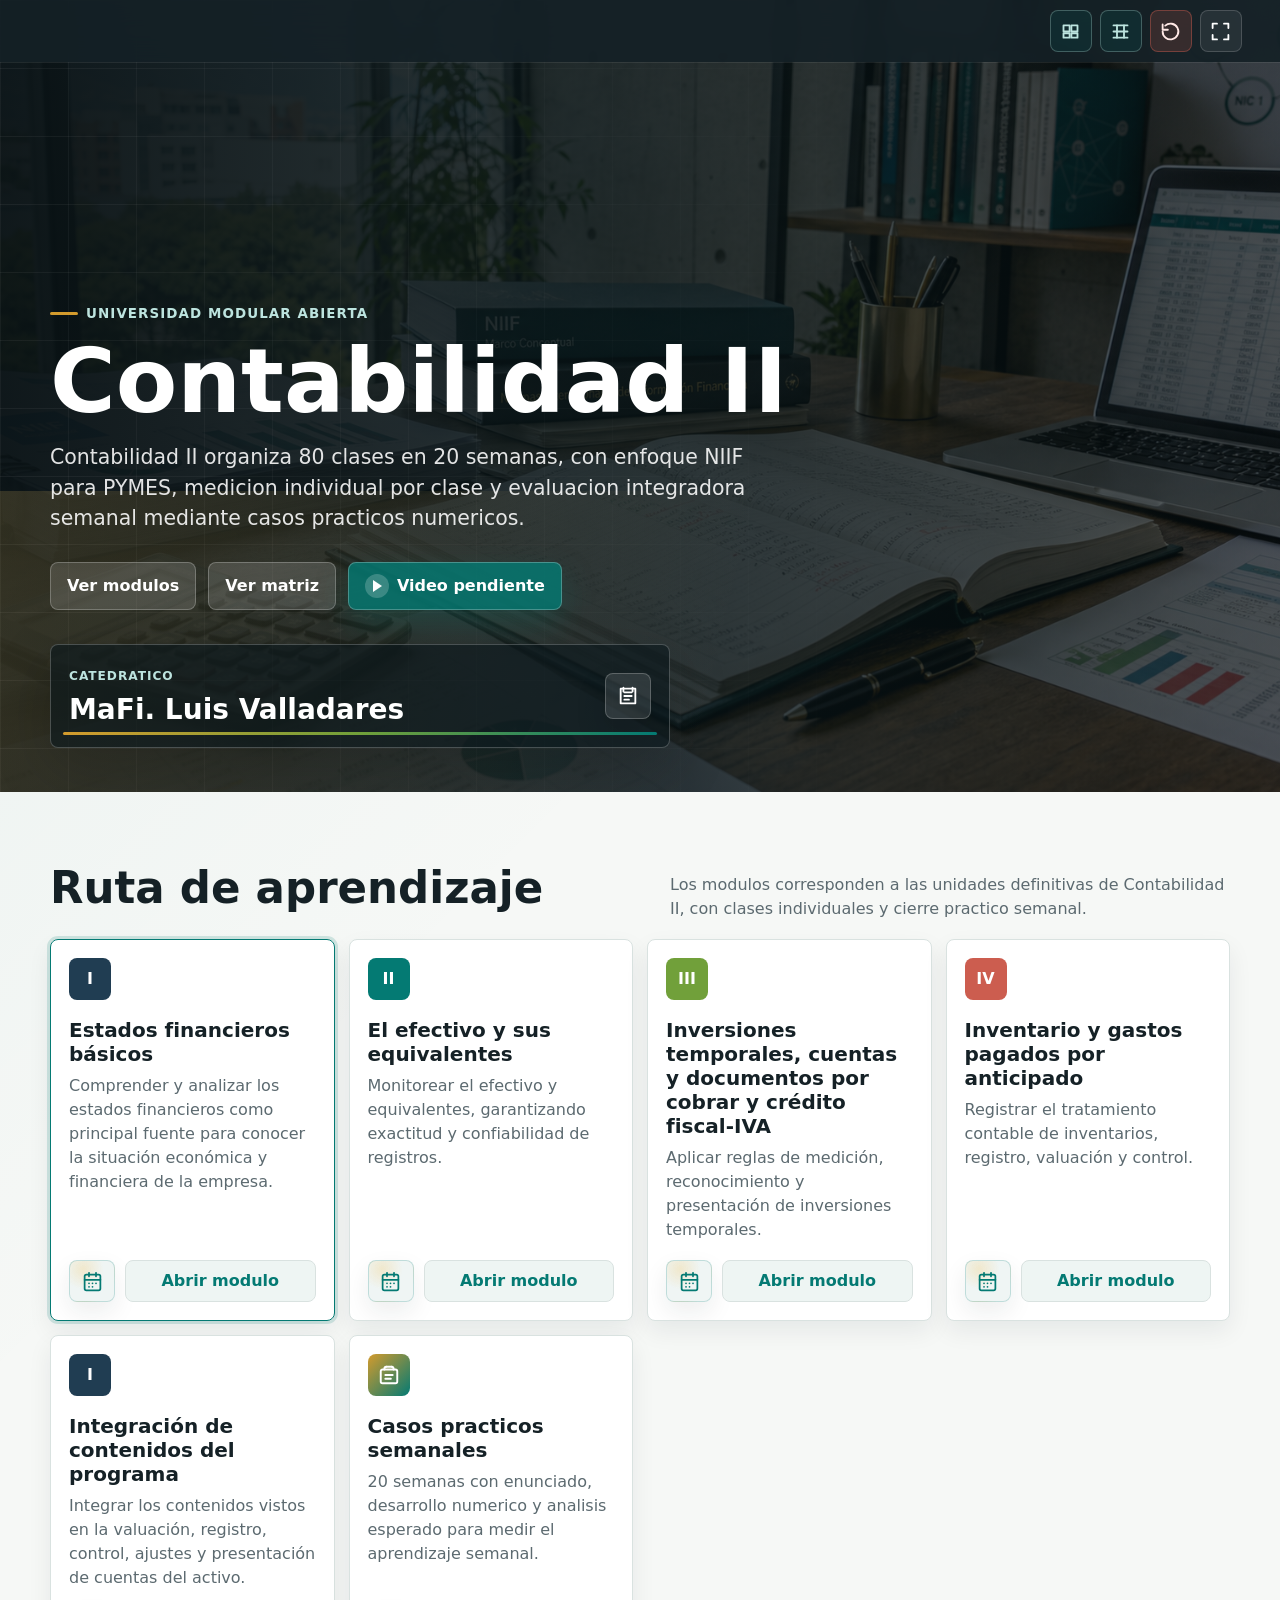
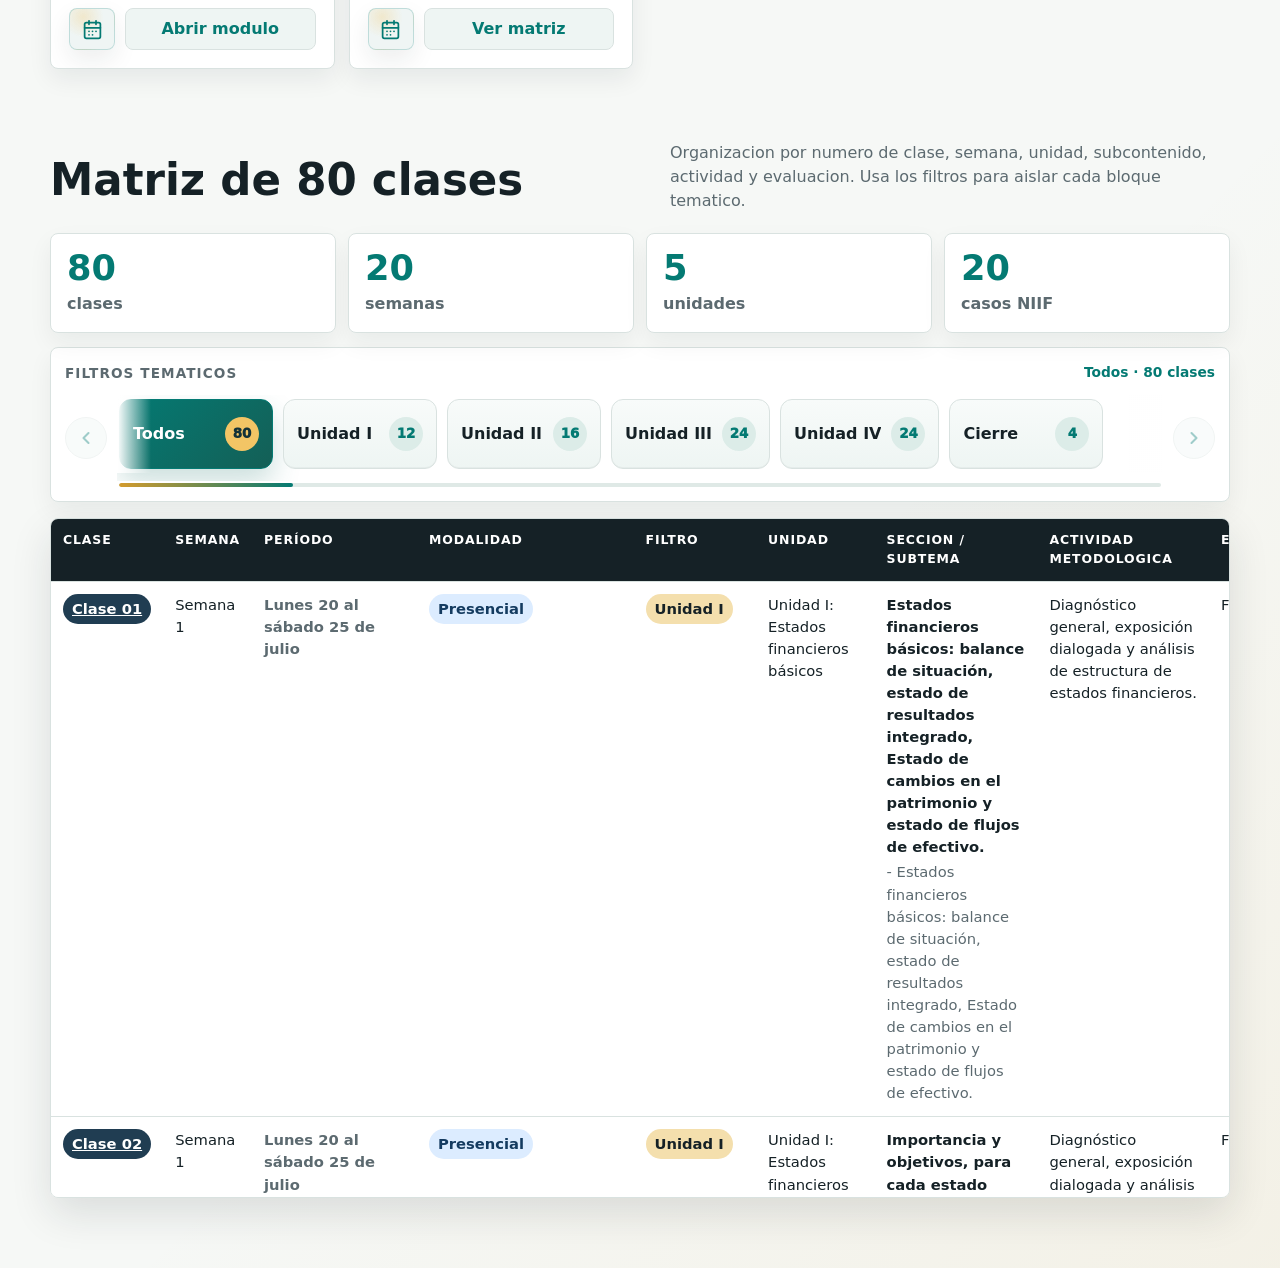
<file: index.html>
<!doctype html>
<html lang="es">
<head>
  <meta charset="utf-8">
  <meta name="viewport" content="width=device-width, initial-scale=1">
  <title>Contabilidad II</title>
  <style>
    :root {
      --ink: #152126;
      --muted: #5c6a70;
      --line: #d9e2e0;
      --paper: #f6f8f6;
      --white: #ffffff;
      --teal: #047a73;
      --green: #71a03a;
      --gold: #d39b2d;
      --coral: #cc5d4f;
      --navy: #203d52;
      --shadow: 0 16px 40px rgba(21, 33, 38, .12);
      --radius: 8px;
    }

    * { box-sizing: border-box; }

    html {
      scroll-behavior: smooth;
    }

    body {
      margin: 0;
      font-family: Inter, "Segoe UI", system-ui, -apple-system, sans-serif;
      color: var(--ink);
      background:
        linear-gradient(135deg, rgba(4, 122, 115, .06), transparent 34%),
        linear-gradient(315deg, rgba(211, 155, 45, .08), transparent 28%),
        var(--paper);
      line-height: 1.5;
      overflow-x: hidden;
    }

    body.modal-open {
      overflow: hidden;
      height: 100vh;
      width: 100%;
      position: fixed;
    }

    button, input {
      font: inherit;
    }

    button {
      cursor: pointer;
    }

    .topbar {
      position: sticky;
      top: 0;
      z-index: 20;
      display: grid;
      grid-template-columns: 1fr;
      align-items: center;
      gap: 16px;
      padding: 10px clamp(16px, 3vw, 40px);
      color: var(--white);
      background: rgba(21, 33, 38, .92);
      backdrop-filter: blur(14px);
      box-shadow: 0 1px 0 rgba(255,255,255,.08);
    }

    .topbar-controls {
      display: flex;
      gap: 8px;
      align-items: center;
      justify-content: flex-end;
      min-width: 0;
    }

    .control-btn {
      width: 42px;
      height: 42px;
      min-height: 42px;
      border: 1px solid rgba(255,255,255,.16);
      border-radius: 8px;
      color: var(--white);
      background: rgba(255,255,255,.07);
      text-decoration: none;
      padding: 0;
      display: inline-grid;
      place-items: center;
      transition: transform .24s ease, background .24s ease, border-color .24s ease, box-shadow .24s ease;
    }

    .control-btn svg {
      width: 21px;
      height: 21px;
      stroke: currentColor;
      stroke-width: 2.1;
      fill: none;
      stroke-linecap: round;
      stroke-linejoin: round;
    }

    .control-btn.reset {
      color: #ffe9e6;
      border-color: rgba(204, 93, 79, .42);
      background: rgba(204, 93, 79, .18);
    }

    .control-btn:hover {
      transform: translateY(-2px);
      background: rgba(255,255,255,.16);
      border-color: rgba(255,255,255,.28);
      box-shadow: 0 14px 28px rgba(0,0,0,.16);
    }

    .control-btn.reset:hover {
      background: rgba(204, 93, 79, .3);
    }

    .hero {
      min-height: 88vh;
      display: grid;
      align-items: end;
      position: relative;
      isolation: isolate;
      color: var(--white);
      background-image:
        linear-gradient(90deg, rgba(7, 16, 19, .94), rgba(9, 22, 25, .78) 45%, rgba(8, 19, 22, .48) 100%),
        linear-gradient(0deg, rgba(0, 0, 0, .34), rgba(0, 0, 0, .34)),
        url("assets/contabilidad-2-hero.png");
      background-size: cover;
      background-position: center;
      overflow: hidden;
    }

    .hero::before {
      content: "";
      position: absolute;
      inset: 0;
      z-index: -1;
      background-image:
        linear-gradient(rgba(255,255,255,.09) 1px, transparent 1px),
        linear-gradient(90deg, rgba(255,255,255,.08) 1px, transparent 1px);
      background-size: 68px 68px;
      mask-image: linear-gradient(90deg, rgba(0,0,0,.6), transparent 74%);
      animation: gridDrift 18s linear infinite;
    }

    .hero::after {
      content: "";
      position: absolute;
      inset: auto -20% 0;
      height: 38%;
      z-index: -1;
      background: linear-gradient(90deg, transparent, rgba(243, 197, 101, .2), transparent);
      transform: translateX(-45%) skewX(-14deg);
      animation: lightSweep 8s ease-in-out infinite;
    }

    .hero-inner {
      width: min(1180px, calc(100% - 32px));
      margin: 0 auto;
      padding: 88px 0 44px;
      animation: heroRise .9s ease-out both;
    }

    .eyebrow {
      display: inline-flex;
      align-items: center;
      gap: 8px;
      font-size: .84rem;
      font-weight: 800;
      text-transform: uppercase;
      letter-spacing: .08em;
      color: #bde4df;
    }

    .eyebrow::before {
      content: "";
      width: 28px;
      height: 3px;
      background: var(--gold);
      border-radius: 999px;
    }

    h1 {
      max-width: 780px;
      margin: 14px 0 18px;
      font-size: clamp(2.4rem, 7vw, 5.9rem);
      line-height: .96;
      letter-spacing: 0;
    }

    .hero-copy {
      max-width: 720px;
      margin: 0 0 28px;
      color: rgba(255,255,255,.88);
      font-size: clamp(1.05rem, 2vw, 1.28rem);
    }

    .hero-actions {
      display: flex;
      flex-wrap: wrap;
      gap: 12px;
    }

    .primary,
    .secondary,
    .video-trigger {
      min-height: 46px;
      border: 0;
      border-radius: 8px;
      padding: 11px 16px;
      font-weight: 800;
      text-decoration: none;
      display: inline-flex;
      align-items: center;
      gap: 8px;
    }

    .primary {
      color: var(--ink);
      background: #f3c565;
      box-shadow: 0 12px 28px rgba(211, 155, 45, .28);
    }

    .secondary {
      color: var(--white);
      background: rgba(255,255,255,.14);
      border: 1px solid rgba(255,255,255,.24);
    }

    .video-trigger {
      color: var(--white);
      background: rgba(4, 122, 115, .82);
      border: 1px solid rgba(255,255,255,.25);
      box-shadow: 0 14px 34px rgba(4, 122, 115, .25);
    }

    .play-dot {
      width: 24px;
      height: 24px;
      display: inline-grid;
      place-items: center;
      flex: 0 0 auto;
      border-radius: 999px;
      background: rgba(255,255,255,.2);
    }

    .play-dot::before {
      content: "";
      width: 0;
      height: 0;
      margin-left: 2px;
      border-top: 6px solid transparent;
      border-bottom: 6px solid transparent;
      border-left: 9px solid currentColor;
    }

    .primary:hover,
    .secondary:hover,
    .video-trigger:hover {
      transform: translateY(-2px);
    }

    .hero-dashboard {
      display: grid;
      grid-template-columns: minmax(280px, 620px);
      gap: 12px;
      width: min(620px, 100%);
      margin-top: 34px;
    }

    .speaker-card {
      position: relative;
      overflow: hidden;
      min-height: 104px;
      padding: 18px;
      border: 1px solid rgba(255,255,255,.22);
      border-radius: var(--radius);
      background: rgba(10, 24, 28, .62);
      backdrop-filter: blur(12px);
      box-shadow: 0 20px 60px rgba(0,0,0,.18);
      animation: metricFloat 5.5s ease-in-out infinite;
    }

    .speaker-card:nth-child(2) {
      animation-delay: .35s;
    }

    .speaker-card::after {
      content: "";
      position: absolute;
      inset: auto 12px 12px;
      height: 3px;
      border-radius: 999px;
      background: linear-gradient(90deg, var(--gold), var(--green), var(--teal));
      transform-origin: left;
      animation: metricBar 3.8s ease-in-out infinite;
    }

    .speaker-card span {
      display: block;
      color: #bde4df;
      font-size: .76rem;
      font-weight: 800;
      letter-spacing: .08em;
      text-transform: uppercase;
    }

    .speaker-card strong {
      display: block;
      margin-top: 10px;
      font-size: clamp(1.2rem, 2.2vw, 1.75rem);
      line-height: 1.08;
    }

    .speaker-card p {
      margin: 8px 0 18px;
      color: rgba(255,255,255,.78);
      font-size: .98rem;
    }

    .speaker-card.instructor-card {
      display: grid;
      grid-template-columns: 1fr auto;
      align-items: center;
      gap: 16px;
    }

    .profile-icon-btn {
      width: 46px;
      height: 46px;
      min-width: 46px;
      border: 1px solid rgba(255,255,255,.22);
      border-radius: 8px;
      color: var(--white);
      background: rgba(255,255,255,.11);
      display: inline-grid;
      place-items: center;
      box-shadow: 0 14px 30px rgba(0,0,0,.16);
      transition: transform .24s ease, background .24s ease, border-color .24s ease;
    }

    .profile-icon-btn:hover {
      transform: translateY(-2px);
      border-color: rgba(243,197,101,.55);
      background: rgba(243,197,101,.18);
    }

    .profile-icon-btn svg {
      width: 22px;
      height: 22px;
      stroke: currentColor;
      stroke-width: 2;
      fill: none;
      stroke-linecap: round;
      stroke-linejoin: round;
    }

    main {
      padding-bottom: 70px;
    }

    section {
      width: min(1180px, calc(100% - 32px));
      margin: 64px auto 0;
    }

    .reveal {
      opacity: 0;
      transform: translateY(24px);
      transition: opacity .7s ease, transform .7s ease;
      transition-delay: var(--delay, 0ms);
    }

    .reveal.is-visible {
      opacity: 1;
      transform: translateY(0);
    }

    .section-head {
      display: flex;
      align-items: end;
      justify-content: space-between;
      gap: 24px;
      margin-bottom: 18px;
    }

    .section-head h2 {
      margin: 0;
      font-size: clamp(1.7rem, 3.4vw, 3rem);
      letter-spacing: 0;
    }

    .section-head p {
      max-width: 560px;
      margin: 0;
      color: var(--muted);
    }

    .module-grid {
      display: grid;
      grid-template-columns: repeat(4, minmax(0, 1fr));
      gap: 14px;
    }

    .module-card {
      border: 1px solid var(--line);
      border-radius: var(--radius);
      background: var(--white);
      padding: 18px;
      min-height: 310px;
      display: flex;
      flex-direction: column;
      justify-content: space-between;
      box-shadow: 0 10px 24px rgba(21, 33, 38, .07);
      position: relative;
      overflow: hidden;
      transition: transform .28s ease, box-shadow .28s ease, border-color .28s ease;
    }

    .module-card::after {
      content: "";
      position: absolute;
      inset: 0;
      pointer-events: none;
      background: linear-gradient(135deg, rgba(255,255,255,.7), transparent 38%);
      opacity: 0;
      transition: opacity .28s ease;
    }

    .module-card:hover {
      transform: translateY(-7px);
      border-color: rgba(4, 122, 115, .45);
      box-shadow: 0 22px 42px rgba(21, 33, 38, .13);
    }

    .module-card:hover::after {
      opacity: 1;
    }

    .module-card.active {
      border-color: var(--teal);
      outline: 3px solid rgba(4, 122, 115, .16);
    }

    .module-num {
      width: 42px;
      height: 42px;
      display: grid;
      place-items: center;
      border-radius: 8px;
      color: var(--white);
      background: var(--navy);
      font-weight: 900;
    }

    .module-card:nth-child(2) .module-num { background: var(--teal); }
    .module-card:nth-child(3) .module-num { background: var(--green); }
    .module-card:nth-child(4) .module-num { background: var(--coral); }

    .module-card.delivery-card .module-num {
      background: linear-gradient(135deg, var(--gold), var(--teal));
    }

    .module-card.delivery-card .module-num svg {
      width: 22px;
      height: 22px;
      stroke: currentColor;
      stroke-width: 2.1;
      fill: none;
      stroke-linecap: round;
      stroke-linejoin: round;
    }

    .module-card h3 {
      margin: 18px 0 8px;
      font-size: 1.25rem;
      line-height: 1.2;
    }

    .module-card p {
      color: var(--muted);
      margin: 0;
    }

    .module-status {
      display: inline-flex;
      width: fit-content;
      margin-top: 14px;
      padding: 6px 10px;
      border-radius: 999px;
      color: var(--ink);
      background: var(--gold);
      font-size: .82rem;
      font-weight: 950;
      box-shadow: 0 10px 20px rgba(21,33,38,.1);
      animation: rise .54s ease both;
    }

    .module-status:empty,
    .module-status[hidden] {
      display: none;
    }

    .module-status.failed {
      color: var(--white);
      background: #b44a3f;
    }

    .module-card .module-link {
      width: 100%;
      min-height: 42px;
      border: 1px solid var(--line);
      border-radius: 8px;
      background: #eef5f3;
      color: var(--teal);
      font-weight: 800;
      display: inline-flex;
      align-items: center;
      justify-content: center;
      text-decoration: none;
    }

    .module-actions {
      display: grid;
      grid-template-columns: 46px 1fr;
      gap: 10px;
      margin-top: 18px;
      position: relative;
      z-index: 2;
    }

    .agenda-card-btn {
      width: 46px;
      min-height: 42px;
      display: inline-grid;
      place-items: center;
      border: 1px solid rgba(4,122,115,.2);
      border-radius: 8px;
      color: var(--teal);
      background:
        radial-gradient(circle at 30% 20%, rgba(243,197,101,.28), transparent 46%),
        rgba(238,245,243,.92);
      box-shadow: 0 10px 24px rgba(21,33,38,.08);
      transition: transform .24s ease, box-shadow .24s ease, border-color .24s ease, background .24s ease;
    }

    .agenda-card-btn svg {
      width: 21px;
      height: 21px;
      stroke: currentColor;
      stroke-width: 2;
      fill: none;
      stroke-linecap: round;
      stroke-linejoin: round;
    }

    .agenda-card-btn:hover {
      transform: translateY(-2px) scale(1.03);
      border-color: rgba(243,197,101,.58);
      background:
        radial-gradient(circle at 30% 20%, rgba(243,197,101,.46), transparent 48%),
        rgba(255,255,255,.96);
      box-shadow: 0 18px 34px rgba(21,33,38,.15);
    }

    .panel {
      border: 1px solid var(--line);
      border-radius: var(--radius);
      background: var(--white);
      padding: 20px;
      box-shadow: 0 10px 24px rgba(21, 33, 38, .06);
    }

    .panel h3 {
      margin: 0 0 10px;
      font-size: 1.25rem;
    }

    .panel ul {
      margin: 0;
      padding-left: 20px;
      color: var(--muted);
    }

    .compare {
      display: grid;
      grid-template-columns: 1fr 1fr;
      border: 1px solid var(--line);
      border-radius: var(--radius);
      overflow: hidden;
      background: var(--white);
    }

    .compare-column {
      padding: 22px;
    }

    .compare-column:first-child {
      border-right: 1px solid var(--line);
      background: #fbfcfb;
    }

    .compare-column h3 {
      margin: 0 0 14px;
    }

    .pill-list {
      display: grid;
      gap: 10px;
      margin: 0;
      padding: 0;
      list-style: none;
    }

    .pill-list li {
      padding: 10px 12px;
      border-radius: 8px;
      background: #eef5f3;
      color: #314348;
    }

    .process-wrap {
      display: grid;
      grid-template-columns: 300px 1fr;
      gap: 18px;
      align-items: start;
    }

    .stage-list {
      display: grid;
      gap: 8px;
    }

    .stage-btn {
      width: 100%;
      text-align: left;
      border: 1px solid var(--line);
      border-radius: 8px;
      background: var(--white);
      padding: 12px;
      color: var(--ink);
      font-weight: 800;
    }

    .stage-btn.active {
      background: var(--teal);
      border-color: var(--teal);
      color: var(--white);
    }

    .stage-detail {
      min-height: 470px;
      background: var(--white);
      border: 1px solid var(--line);
      border-radius: var(--radius);
      padding: clamp(20px, 3vw, 34px);
      box-shadow: 0 10px 24px rgba(21, 33, 38, .07);
      position: relative;
      overflow: hidden;
    }

    .stage-detail::before {
      content: "";
      position: absolute;
      left: 0;
      top: 0;
      width: 100%;
      height: 5px;
      background: linear-gradient(90deg, var(--teal), var(--green), var(--gold), var(--coral));
      background-size: 220% 100%;
      animation: flowLine 4.5s linear infinite;
    }

    .stage-detail h3 {
      margin: 0 0 10px;
      font-size: clamp(1.6rem, 3vw, 2.5rem);
    }

    .stage-detail p {
      color: var(--muted);
      max-width: 760px;
    }

    .stage-meta {
      display: grid;
      grid-template-columns: 1fr 1fr;
      gap: 14px;
      margin-top: 22px;
    }

    .mini-card {
      border: 1px solid var(--line);
      border-radius: var(--radius);
      padding: 16px;
      background: #fbfcfb;
    }

    .mini-card strong {
      display: block;
      color: var(--teal);
      margin-bottom: 8px;
    }

    .mini-card ul {
      margin: 0;
      padding-left: 18px;
      color: var(--muted);
    }

    .activity-grid,
    .kpi-grid {
      display: grid;
      grid-template-columns: repeat(3, minmax(0, 1fr));
      gap: 14px;
    }

    .activity,
    .kpi {
      border: 1px solid var(--line);
      border-radius: var(--radius);
      background: var(--white);
      padding: 18px;
      min-height: 190px;
      position: relative;
      overflow: hidden;
      transition: transform .28s ease, box-shadow .28s ease, border-color .28s ease;
    }

    .activity:hover,
    .kpi:hover {
      transform: translateY(-6px);
      border-color: rgba(4, 122, 115, .36);
      box-shadow: 0 20px 40px rgba(21, 33, 38, .11);
    }

    .activity::before,
    .kpi::before {
      content: "";
      position: absolute;
      inset: 0 auto 0 0;
      width: 4px;
      background: linear-gradient(180deg, var(--teal), var(--gold));
      transform: scaleY(0);
      transform-origin: top;
      transition: transform .28s ease;
    }

    .activity:hover::before,
    .kpi:hover::before {
      transform: scaleY(1);
    }

    .activity h3,
    .kpi h3 {
      margin: 0 0 8px;
      font-size: 1.12rem;
    }

    .activity p,
    .kpi p {
      margin: 0;
      color: var(--muted);
    }

    .activity footer,
    .kpi footer {
      margin-top: 18px;
      display: flex;
      gap: 8px;
      flex-wrap: wrap;
    }

    .tag {
      display: inline-flex;
      align-items: center;
      min-height: 28px;
      padding: 4px 9px;
      border-radius: 999px;
      color: var(--ink);
      background: #f4dfad;
      font-size: .84rem;
      font-weight: 800;
    }

    .kpi-value {
      display: flex;
      align-items: baseline;
      gap: 6px;
      margin-bottom: 8px;
    }

    .kpi-value output {
      font-size: 2rem;
      font-weight: 900;
      color: var(--teal);
    }

    .slider-row {
      display: grid;
      grid-template-columns: 1fr auto;
      gap: 12px;
      align-items: center;
      margin-top: 16px;
    }

    input[type="range"] {
      width: 100%;
      accent-color: var(--teal);
    }

    .checklist {
      display: grid;
      gap: 10px;
      padding: 0;
      margin: 0;
      list-style: none;
    }

    .checklist label {
      display: grid;
      grid-template-columns: 24px 1fr;
      gap: 10px;
      align-items: start;
      border: 1px solid var(--line);
      border-radius: 8px;
      background: var(--white);
      padding: 12px;
    }

    .checklist input {
      margin-top: 4px;
      width: 18px;
      height: 18px;
      accent-color: var(--teal);
    }

    .icon-btn {
      width: 38px;
      height: 38px;
      border: 1px solid var(--line);
      border-radius: 8px;
      background: #eef5f3;
      color: var(--teal);
      font-weight: 900;
    }

    .progress {
      height: 10px;
      border-radius: 999px;
      background: #dce7e4;
      margin-top: 12px;
      overflow: hidden;
    }

    .progress span {
      display: block;
      height: 100%;
      width: 0%;
      background: linear-gradient(90deg, var(--teal), var(--green), var(--gold));
    }

    .presenting .topbar {
      transform: translateY(-100%);
      transition: transform .25s ease;
    }

    .presenting section {
      margin-top: 44px;
    }

    .toast {
      position: fixed;
      left: 50%;
      bottom: 26px;
      transform: translateX(-50%) translateY(30px);
      opacity: 0;
      pointer-events: none;
      padding: 12px 16px;
      border-radius: 8px;
      color: var(--white);
      background: rgba(21,33,38,.94);
      transition: .22s ease;
      z-index: 40;
      max-width: calc(100vw - 32px);
    }

    .toast.show {
      opacity: 1;
      transform: translateX(-50%) translateY(0);
    }

    .video-modal {
      position: fixed;
      inset: 0;
      z-index: 60;
      display: grid;
      place-items: center;
      padding: 24px;
      background: rgba(9, 21, 25, .76);
      backdrop-filter: blur(12px);
      opacity: 0;
      pointer-events: none;
      transition: opacity .25s ease;
    }

    .profile-modal {
      position: fixed;
      inset: 0;
      z-index: 59;
      display: grid;
      place-items: center;
      padding: 24px;
      background: rgba(9, 21, 25, .76);
      backdrop-filter: blur(12px);
      opacity: 0;
      pointer-events: none;
      transition: opacity .25s ease;
    }

    .profile-modal.open {
      opacity: 1;
      pointer-events: auto;
    }

    .profile-dialog {
      width: min(920px, 100%);
      max-height: min(88dvh, 860px);
      overflow: hidden;
      border: 1px solid rgba(255,255,255,.2);
      border-radius: var(--radius);
      color: var(--white);
      background:
        linear-gradient(135deg, rgba(4,122,115,.78), rgba(21,33,38,.96)),
        #152126;
      box-shadow: 0 30px 90px rgba(0,0,0,.35);
      transform: translateY(18px) scale(.98);
      transition: transform .25s ease;
    }

    .profile-modal.open .profile-dialog {
      transform: translateY(0) scale(1);
    }

    .profile-header {
      display: flex;
      align-items: start;
      justify-content: space-between;
      gap: 16px;
      padding: clamp(20px, 4vw, 32px);
      border-bottom: 1px solid rgba(255,255,255,.12);
    }

    .profile-header h2 {
      margin: 8px 0 0;
      font-size: clamp(1.8rem, 4vw, 3rem);
      line-height: 1;
    }

    .profile-close {
      width: 40px;
      height: 40px;
      border: 1px solid rgba(255,255,255,.22);
      border-radius: 8px;
      color: var(--white);
      background: rgba(255,255,255,.1);
      font-size: 1.2rem;
    }

    .profile-body {
      display: grid;
      gap: 14px;
      padding: clamp(20px, 4vw, 32px);
      max-height: calc(88dvh - 150px);
      overflow: auto;
      scrollbar-gutter: stable;
    }

    .profile-lead {
      margin: 0;
      color: rgba(255,255,255,.84);
      font-size: clamp(1rem, 2vw, 1.16rem);
      line-height: 1.55;
    }

    .profile-row {
      border: 1px solid rgba(255,255,255,.12);
      border-radius: var(--radius);
      padding: 16px;
      background: rgba(255,255,255,.08);
    }

    .profile-row strong {
      display: block;
      margin-bottom: 6px;
      color: #f3c565;
      font-size: .84rem;
      text-transform: uppercase;
      letter-spacing: .08em;
    }

    .profile-row span {
      color: rgba(255,255,255,.84);
    }

    .profile-tags {
      display: flex;
      flex-wrap: wrap;
      gap: 8px;
      margin-top: 10px;
    }

    .profile-tags span {
      display: inline-flex;
      align-items: center;
      min-height: 30px;
      border-radius: 999px;
      padding: 5px 10px;
      color: var(--ink);
      background: #f4dfad;
      font-size: .86rem;
      font-weight: 850;
    }

    .video-modal.open {
      opacity: 1;
      pointer-events: auto;
    }

    .video-dialog {
      width: min(980px, 100%);
      border: 1px solid rgba(255,255,255,.18);
      border-radius: var(--radius);
      overflow: hidden;
      background: #0b171b;
      box-shadow: 0 30px 90px rgba(0,0,0,.35);
      transform: translateY(18px) scale(.98);
      transition: transform .25s ease;
    }

    .video-modal.open .video-dialog {
      transform: translateY(0) scale(1);
    }

    .video-header {
      display: flex;
      align-items: center;
      justify-content: space-between;
      gap: 16px;
      padding: 12px 14px;
      color: var(--white);
      background: #152126;
      border-bottom: 1px solid rgba(255,255,255,.12);
    }

    .video-header strong {
      font-size: 1rem;
    }

    .video-close {
      width: 38px;
      height: 38px;
      border: 1px solid rgba(255,255,255,.18);
      border-radius: 8px;
      color: var(--white);
      background: rgba(255,255,255,.08);
      font-size: 1.2rem;
      line-height: 1;
    }

    .video-dialog video {
      display: block;
      width: 100%;
      max-height: min(72vh, 620px);
      background: #000;
    }

    .video-empty {
      min-height: min(56vh, 420px);
      display: grid;
      place-items: center;
      align-content: center;
      gap: 10px;
      padding: 28px;
      color: rgba(255,255,255,.86);
      text-align: center;
      background:
        linear-gradient(135deg, rgba(4,122,115,.26), rgba(21,33,38,.94)),
        repeating-linear-gradient(135deg, rgba(255,255,255,.05) 0 1px, transparent 1px 16px);
    }

    .video-empty strong {
      display: block;
      color: #f3c565;
      font-size: clamp(1.3rem, 3vw, 2rem);
    }

    .video-empty span {
      max-width: 560px;
      color: rgba(255,255,255,.72);
    }

    .agenda-modal {
      position: fixed;
      inset: 0;
      z-index: 58;
      display: grid;
      place-items: center;
      padding: clamp(10px, 2vw, 24px);
      background:
        radial-gradient(circle at 20% 18%, rgba(243, 197, 101, .18), transparent 28%),
        radial-gradient(circle at 82% 22%, rgba(4, 122, 115, .24), transparent 30%),
        rgba(9, 21, 25, .78);
      backdrop-filter: blur(14px);
      opacity: 0;
      pointer-events: none;
      transition: opacity .25s ease;
      overflow: hidden;
    }

    .agenda-modal.open {
      opacity: 1;
      pointer-events: auto;
    }

    .agenda-dialog {
      width: min(1040px, calc(100vw - 28px));
      height: min(88dvh, 760px);
      overflow: hidden;
      border: 1px solid rgba(255,255,255,.26);
      border-radius: 18px;
      color: var(--white);
      background:
        linear-gradient(135deg, rgba(255,255,255,.16), rgba(255,255,255,.06)),
        rgba(12, 29, 34, .68);
      box-shadow: 0 34px 100px rgba(0,0,0,.42);
      backdrop-filter: blur(24px) saturate(140%);
      transform: translateY(22px) scale(.98);
      transition: transform .28s ease;
      display: flex;
      flex-direction: column;
    }

    .agenda-modal.open .agenda-dialog {
      transform: translateY(0) scale(1);
    }

    .agenda-header {
      position: relative;
      overflow: hidden;
      display: grid;
      grid-template-columns: 1fr auto;
      gap: 18px;
      padding: clamp(18px, 3vw, 30px);
      background:
        radial-gradient(circle at 82% 18%, rgba(243,197,101,.2), transparent 30%),
        linear-gradient(135deg, rgba(4, 122, 115, .7), rgba(32, 61, 82, .62)),
        linear-gradient(90deg, transparent, rgba(255,255,255,.16), transparent);
      flex: 0 0 auto;
    }

    .agenda-header::after {
      content: "";
      position: absolute;
      inset: auto -10% 0;
      height: 4px;
      background: linear-gradient(90deg, var(--gold), var(--green), var(--teal), var(--coral));
      background-size: 220% 100%;
      animation: flowLine 4.2s linear infinite;
    }

    .agenda-header h2 {
      margin: 8px 0 8px;
      font-size: clamp(1.7rem, 4vw, 3rem);
      line-height: 1;
    }

    .agenda-header p {
      max-width: 760px;
      margin: 0;
      color: rgba(255,255,255,.82);
    }

    .agenda-close {
      width: 42px;
      height: 42px;
      border: 1px solid rgba(255,255,255,.24);
      border-radius: 8px;
      color: var(--white);
      background: rgba(255,255,255,.1);
      font-size: 1.25rem;
      line-height: 1;
    }

    .agenda-body {
      flex: 1 1 auto;
      min-height: 0;
      overflow: auto;
      padding: clamp(18px, 3vw, 28px);
      overscroll-behavior: contain;
      scrollbar-gutter: stable;
    }

    .agenda-summary {
      display: grid;
      grid-template-columns: repeat(3, 1fr);
      gap: 12px;
      margin-bottom: 18px;
    }

    .agenda-summary div,
    .agenda-module {
      border: 1px solid rgba(255,255,255,.12);
      border-radius: var(--radius);
      background: rgba(255,255,255,.07);
      backdrop-filter: blur(8px);
    }

    .agenda-summary div {
      padding: 14px;
    }

    .agenda-summary strong {
      display: block;
      font-size: 1.35rem;
      color: #f3c565;
    }

    .agenda-summary span {
      color: rgba(255,255,255,.74);
      font-size: .92rem;
    }

    .agenda-completion {
      display: grid;
      grid-template-columns: auto 1fr;
      align-items: center;
      gap: 12px;
      margin: 0 0 18px;
      padding: 14px 16px;
      border: 1px solid rgba(255,255,255,.16);
      border-radius: var(--radius);
      background: rgba(8, 22, 25, .32);
    }

    .agenda-completion strong {
      min-width: 78px;
      color: #f3c565;
      font-size: 1.35rem;
      line-height: 1;
    }

    .agenda-completion span {
      color: rgba(255,255,255,.78);
      font-weight: 800;
    }

    .agenda-completion.complete {
      border-color: rgba(82, 168, 130, .65);
      background: rgba(45, 126, 116, .28);
    }

    .agenda-modules {
      display: grid;
      gap: 12px;
    }

    .agenda-stage {
      display: grid;
      grid-template-columns: 46px 1fr;
      gap: 14px;
      align-items: start;
    }

    .agenda-stage-num {
      width: 46px;
      height: 46px;
      display: grid;
      place-items: center;
      border-radius: 14px;
      color: var(--ink);
      background: linear-gradient(135deg, var(--gold), #f6dc99);
      font-weight: 950;
      box-shadow: 0 12px 30px rgba(0,0,0,.18);
    }

    .agenda-module h4 {
      margin: 0 0 6px;
      color: #ffffff;
      font-size: 1.05rem;
    }

    .agenda-meta {
      display: flex;
      flex-wrap: wrap;
      gap: 8px;
      margin: 0 0 8px;
      color: rgba(255,255,255,.64);
      font-size: .8rem;
      font-weight: 850;
      text-transform: uppercase;
      letter-spacing: .04em;
    }

    .agenda-check {
      display: inline-flex;
      align-items: center;
      gap: 9px;
      width: fit-content;
      margin-top: 12px;
      padding: 8px 10px;
      border: 1px solid rgba(255,255,255,.16);
      border-radius: 8px;
      color: rgba(255,255,255,.82);
      background: rgba(255,255,255,.06);
      font-size: .88rem;
      font-weight: 850;
      cursor: pointer;
      user-select: none;
    }

    .agenda-check input {
      width: 18px;
      height: 18px;
      margin: 0;
      accent-color: var(--teal);
      cursor: pointer;
    }

    .agenda-module.complete {
      border-color: rgba(82, 168, 130, .58);
      background: rgba(45, 126, 116, .18);
    }

    .agenda-module {
      display: grid;
      grid-template-columns: 1fr;
      gap: 16px;
      padding: 16px;
      position: relative;
      overflow: hidden;
      opacity: 0;
      transform: translateY(14px);
      transform-origin: center;
      transition: transform .24s ease, box-shadow .24s ease, border-color .24s ease, background .24s ease;
    }

    .agenda-modal.open .agenda-module {
      animation: agendaItemIn .48s ease forwards;
      animation-delay: var(--agenda-delay, 0ms);
    }

    .agenda-module::before {
      content: "";
      position: absolute;
      inset: 0 auto 0 0;
      width: 5px;
      background: linear-gradient(180deg, var(--gold), var(--teal));
    }

    .agenda-module h3 {
      margin: 0 0 8px;
      font-size: 1.16rem;
    }

    .agenda-module p {
      margin: 0 0 10px;
      color: rgba(255,255,255,.76);
    }

    .agenda-module ul {
      margin: 0;
      padding-left: 18px;
      color: rgba(255,255,255,.74);
    }

    @media (hover: hover) and (pointer: fine) {
      .agenda-module:hover {
        z-index: 4;
        border-color: rgba(243, 197, 101, .46);
        background: rgba(255,255,255,.11);
        box-shadow: 0 24px 56px rgba(0,0,0,.26);
        transform: translateY(-3px) scale(1.035);
      }

    }

    @keyframes agendaItemIn {
      to {
        opacity: 1;
        transform: translateY(0);
      }
    }

    @keyframes heroRise {
      from {
        opacity: 0;
        transform: translateY(26px);
      }
      to {
        opacity: 1;
        transform: translateY(0);
      }
    }

    @keyframes gridDrift {
      from {
        background-position: 0 0;
      }
      to {
        background-position: 136px 68px;
      }
    }

    @keyframes lightSweep {
      0%, 48% {
        transform: translateX(-55%) skewX(-14deg);
        opacity: 0;
      }
      62% {
        opacity: 1;
      }
      100% {
        transform: translateX(55%) skewX(-14deg);
        opacity: 0;
      }
    }

    @keyframes metricFloat {
      0%, 100% {
        transform: translateY(0);
      }
      50% {
        transform: translateY(-8px);
      }
    }

    @keyframes metricBar {
      0%, 100% {
        transform: scaleX(.36);
      }
      50% {
        transform: scaleX(1);
      }
    }

    @keyframes cardSheen {
      0%, 45% {
        transform: translateX(-100%);
      }
      70%, 100% {
        transform: translateX(100%);
      }
    }

    @keyframes flowLine {
      from {
        background-position: 0 0;
      }
      to {
        background-position: 220% 0;
      }
    }

    @media (prefers-reduced-motion: reduce) {
      *,
      *::before,
      *::after {
        animation-duration: .01ms !important;
        animation-iteration-count: 1 !important;
        scroll-behavior: auto !important;
        transition-duration: .01ms !important;
      }

      .reveal {
        opacity: 1;
        transform: none;
      }
    }

    @media (max-width: 980px) {
      .topbar {
        grid-template-columns: 1fr;
      }

      .module-grid,
      .activity-grid,
      .kpi-grid,
        .hero-dashboard,
      .compare,
      .process-wrap,
      .stage-meta {
        grid-template-columns: 1fr;
      }

      .compare-column:first-child {
        border-right: 0;
        border-bottom: 1px solid var(--line);
      }
    }

    @media (max-width: 620px) {
      .hero {
        min-height: 100dvh;
        align-items: start;
        background-position: 54% center;
      }

      .hero-inner {
        width: min(100% - 32px, 640px);
        padding: 28px 0 18px;
      }

      .hero .eyebrow {
        font-size: .72rem;
        gap: 7px;
        letter-spacing: .075em;
      }

      .hero .eyebrow::before {
        width: 22px;
      }

      .hero h1 {
        margin: 10px 0 12px;
        font-size: clamp(2.45rem, 14vw, 3.75rem);
        line-height: .94;
      }

      .hero-copy {
        margin-bottom: 16px;
        font-size: clamp(.98rem, 4.7vw, 1.16rem);
        line-height: 1.42;
      }

      .hero-actions {
        display: grid;
        gap: 9px;
      }

      .primary,
      .secondary,
      .video-trigger {
        min-height: 42px;
        padding: 9px 14px;
        justify-content: center;
      }

      .hero-dashboard {
        gap: 8px;
        margin-top: 18px;
      }

      .speaker-card.instructor-card {
        grid-template-columns: 1fr;
      }

      .profile-icon-btn {
        width: 44px;
        height: 44px;
      }

      .speaker-card {
        min-height: 0;
        padding: 13px 14px 16px;
      }

      .speaker-card span {
        font-size: .68rem;
      }

      .speaker-card strong {
        margin-top: 7px;
        font-size: clamp(1.25rem, 7.5vw, 1.65rem);
      }

      .speaker-card p {
        margin: 6px 0 13px;
        font-size: .9rem;
        line-height: 1.25;
      }

      .section-head {
        display: block;
      }

      .section-head p {
        margin-top: 8px;
      }

      .agenda-modal {
        padding: 8px;
        place-items: stretch;
      }

      .agenda-dialog {
        width: 100%;
        height: calc(100dvh - 16px);
      }

      .agenda-header {
        gap: 10px;
        padding: 18px 16px;
      }

      .agenda-header h2 {
        max-width: 250px;
        margin: 7px 0;
        font-size: 1.72rem;
        line-height: 1.02;
      }

      .agenda-header p {
        max-width: 250px;
        font-size: .9rem;
        line-height: 1.35;
      }

      .agenda-close {
        width: 40px;
        height: 40px;
      }

      .agenda-body {
        padding: 14px;
      }

      .agenda-summary {
        grid-template-columns: 1fr;
        gap: 8px;
        margin-bottom: 10px;
      }

      .agenda-summary div {
        padding: 11px 12px;
      }

      .agenda-summary strong {
        font-size: 1.1rem;
      }

      .agenda-module {
        grid-template-columns: 1fr;
        gap: 10px;
        padding: 14px 14px 14px 16px;
      }

      .agenda-module h3 {
        font-size: 1.05rem;
        line-height: 1.24;
      }

      .agenda-module p,
      .agenda-module li {
        font-size: .94rem;
      }

    }

    @media print {
      .topbar,
      .hero-actions,
      .module-card .module-link,
      .stage-list,
      .toast {
        display: none;
      }

      .hero {
        min-height: 360px;
      }

      section {
        break-inside: avoid;
      }
    }
  

    .schedule-section {
      margin-top: 72px;
    }

    .schedule-toolbar {
      display: grid;
      grid-template-columns: 1fr;
      gap: 14px;
      margin: 20px 0 16px;
    }

    .schedule-stats {
      display: grid;
      grid-template-columns: repeat(4, minmax(0, 1fr));
      gap: 12px;
    }

    .schedule-stat,
    .filter-panel {
      border: 1px solid var(--line);
      border-radius: var(--radius);
      background: var(--white);
      box-shadow: 0 10px 24px rgba(21, 33, 38, .06);
    }

    .schedule-stat {
      padding: 16px;
    }

    .schedule-stat strong {
      display: block;
      color: var(--teal);
      font-size: clamp(1.5rem, 3vw, 2.2rem);
      line-height: 1;
    }

    .schedule-stat span {
      display: block;
      margin-top: 7px;
      color: var(--muted);
      font-weight: 750;
    }

    .filter-panel {
      padding: 14px;
      overflow: hidden;
    }

    .filter-slider-head {
      display: flex;
      align-items: center;
      justify-content: space-between;
      gap: 14px;
      margin-bottom: 12px;
    }

    .filter-label {
      display: block;
      color: var(--muted);
      font-size: .85rem;
      font-weight: 900;
      text-transform: uppercase;
      letter-spacing: .08em;
    }

    .filter-slider-status {
      color: var(--teal);
      font-size: .86rem;
      font-weight: 900;
      white-space: nowrap;
    }

    .filter-slider-shell {
      position: relative;
      display: grid;
      grid-template-columns: 42px minmax(0, 1fr) 42px;
      align-items: center;
      gap: 10px;
    }

    .filter-nav {
      width: 42px;
      height: 42px;
      display: grid;
      place-items: center;
      border: 1px solid var(--line);
      border-radius: 50%;
      color: var(--teal);
      background: #eef5f3;
      box-shadow: 0 10px 22px rgba(21, 33, 38, .08);
    }

    .filter-nav svg {
      width: 20px;
      height: 20px;
      fill: none;
      stroke: currentColor;
      stroke-width: 2.5;
      stroke-linecap: round;
      stroke-linejoin: round;
    }

    .filter-nav:disabled {
      opacity: .38;
      cursor: not-allowed;
      box-shadow: none;
    }

    .schedule-filters {
      position: relative;
      display: flex;
      gap: 10px;
      overflow-x: auto;
      scroll-behavior: smooth;
      scroll-snap-type: x mandatory;
      scrollbar-width: none;
      padding: 4px 2px 12px;
    }

    .schedule-filters::-webkit-scrollbar {
      display: none;
    }

    .filter-track-wrap {
      position: relative;
      min-width: 0;
    }

    .filter-track-wrap::before,
    .filter-track-wrap::after {
      content: "";
      position: absolute;
      top: 0;
      bottom: 8px;
      z-index: 2;
      width: 34px;
      pointer-events: none;
    }

    .filter-track-wrap::before {
      left: 0;
      background: linear-gradient(90deg, var(--white), rgba(255,255,255,0));
    }

    .filter-track-wrap::after {
      right: 0;
      background: linear-gradient(270deg, var(--white), rgba(255,255,255,0));
    }

    .filter-btn {
      flex: 0 0 auto;
      min-width: 154px;
      min-height: 70px;
      display: grid;
      grid-template-columns: 1fr auto;
      align-items: center;
      gap: 10px;
      scroll-snap-align: start;
      border: 1px solid var(--line);
      border-radius: 12px;
      padding: 12px 13px;
      color: var(--ink);
      background: linear-gradient(180deg, #f8fbfa, #eef5f3);
      box-shadow: inset 0 -1px 0 rgba(21, 33, 38, .04);
      font-weight: 900;
      text-align: left;
    }

    .filter-btn span:first-child {
      overflow: hidden;
      text-overflow: ellipsis;
      white-space: nowrap;
    }

    .filter-count {
      display: grid;
      place-items: center;
      min-width: 34px;
      height: 34px;
      border-radius: 999px;
      color: var(--teal);
      background: #dcece8;
      font-size: .84rem;
      font-weight: 950;
    }

    .filter-btn.active {
      color: var(--white);
      border-color: var(--teal);
      background: linear-gradient(135deg, var(--teal), #145f56);
      box-shadow: 0 14px 28px rgba(45, 126, 116, .24);
    }

    .filter-btn.active .filter-count {
      color: #143238;
      background: #f3c565;
    }

    .filter-progress {
      position: relative;
      height: 4px;
      margin: 2px 54px 0;
      overflow: hidden;
      border-radius: 999px;
      background: #dfe9e6;
    }

    .filter-progress span {
      position: absolute;
      inset: 0 auto 0 0;
      width: var(--filter-progress, 10%);
      border-radius: inherit;
      background: linear-gradient(90deg, var(--gold), var(--teal));
      transition: width .24s ease;
    }

    .schedule-table-wrap {
      max-height: 680px;
      overflow: auto;
      border: 1px solid var(--line);
      border-radius: var(--radius);
      background: var(--white);
      box-shadow: var(--shadow);
    }

    .schedule-table {
      width: 100%;
      border-collapse: collapse;
      min-width: 1180px;
      font-size: .92rem;
    }

    .schedule-table th,
    .schedule-table td {
      padding: 12px;
      border-bottom: 1px solid var(--line);
      text-align: left;
      vertical-align: top;
    }

    .schedule-table th {
      position: sticky;
      top: 0;
      z-index: 2;
      color: var(--white);
      background: #152126;
      font-size: .78rem;
      text-transform: uppercase;
      letter-spacing: .07em;
    }

    .schedule-table tr:last-child td {
      border-bottom: 0;
    }

    .schedule-table tbody tr {
      transition: background .2s ease, box-shadow .2s ease;
    }

    .schedule-table tbody tr.schedule-row-complete td {
      border-bottom-color: #c9e2d8;
      background: #e8f5ef;
    }

    .schedule-table tbody tr.schedule-row-complete td:first-child {
      box-shadow: inset 5px 0 0 var(--teal);
    }

    .class-pill,
    .category-pill,
    .mode-pill,
    .event-pill {
      display: inline-flex;
      align-items: center;
      min-height: 28px;
      border-radius: 999px;
      padding: 4px 9px;
      font-weight: 900;
      white-space: nowrap;
    }

    .class-pill {
      color: var(--white);
      background: var(--navy);
    }

    .category-pill {
      color: var(--ink);
      background: #f4dfad;
    }

    .mode-pill {
      margin-bottom: 6px;
      color: #143b60;
      background: #dcecff;
    }

    .mode-pill.virtual {
      color: #0d564f;
      background: #d8f3ee;
    }

    .mode-pill.mixed {
      color: #0d3b4f;
      background: #d9fbfb;
    }

    .event-pill {
      color: #0d531c;
      background: #d9f7ca;
    }

    .schedule-period {
      min-width: 165px;
      color: var(--muted);
      font-weight: 800;
    }

    .schedule-period small,
    .schedule-mode small {
      display: block;
      margin-top: 4px;
      color: var(--muted);
      font-size: .78rem;
      font-weight: 800;
    }

    .schedule-table tbody tr.schedule-row-complete .class-pill {
      color: var(--white);
      background: var(--teal);
    }

    .schedule-table tbody tr.schedule-row-complete .category-pill {
      color: #145f56;
      background: #d8f0e6;
    }

    .schedule-topic strong {
      display: block;
      margin-bottom: 3px;
    }

    .schedule-table tbody tr.schedule-row-complete .schedule-topic strong::after {
      content: "Completada";
      display: inline-flex;
      align-items: center;
      min-height: 22px;
      margin-left: 10px;
      border-radius: 999px;
      padding: 2px 8px;
      color: #145f56;
      background: #cdeade;
      font-size: .72rem;
      font-weight: 950;
      text-transform: uppercase;
      letter-spacing: .04em;
      vertical-align: middle;
    }

    .schedule-topic span {
      color: var(--muted);
    }

    .schedule-empty {
      padding: 18px;
      color: var(--muted);
      text-align: center;
    }

  

    @media (max-width: 980px) {
      .hero {
        min-height: auto;
        align-items: end;
      }

      .hero-inner {
        padding-top: clamp(46px, 8vw, 76px);
      }

      .hero h1 {
        max-width: 100%;
        overflow-wrap: normal;
        word-break: normal;
        hyphens: none;
        text-wrap: balance;
      }

      .module-grid {
        grid-template-columns: repeat(2, minmax(0, 1fr));
      }

      .module-card {
        min-height: 260px;
      }

      .schedule-stats {
        grid-template-columns: repeat(2, minmax(0, 1fr));
      }
    }

    @media (max-width: 720px) {
      .topbar {
        padding: 8px 12px;
      }

      .control-btn {
        width: 38px;
        height: 38px;
        min-height: 38px;
      }

      .hero {
        min-height: auto;
        align-items: start;
        background-position: 58% center;
      }

      .hero-inner {
        width: min(calc(100vw - 28px), 362px);
        max-width: min(calc(100vw - 28px), 362px);
        margin-left: 14px;
        margin-right: auto;
        padding: 32px 0 28px;
      }

      .hero h1 {
        max-width: 100%;
        margin: 10px 0 12px;
        font-size: clamp(1.95rem, 8.7vw, 2.45rem);
        line-height: 1.04;
        overflow-wrap: normal;
        word-break: normal;
        hyphens: none;
        text-wrap: balance;
      }

      .hero-copy {
        width: 100%;
        max-width: 100%;
        font-size: clamp(.98rem, 4.5vw, 1.12rem);
        line-height: 1.46;
        overflow-wrap: break-word;
      }

      .hero-actions {
        display: grid;
        grid-template-columns: 1fr;
      }

      .secondary,
      .video-trigger {
        width: 100%;
        max-width: 100%;
        justify-content: center;
        white-space: normal;
        text-align: center;
      }

      section {
        width: min(100% - 24px, 620px);
        margin-top: 42px;
      }

      .section-head {
        display: grid;
        gap: 8px;
      }

      .section-head h2 {
        font-size: clamp(1.55rem, 8vw, 2.1rem);
      }

      .module-grid {
        grid-template-columns: 1fr;
        gap: 12px;
      }

      .module-card {
        min-height: 0;
        padding: 16px;
      }

      .module-card h3 {
        margin-top: 14px;
        font-size: 1.18rem;
      }

      .schedule-section {
        margin-top: 48px;
      }

      .schedule-stats {
        grid-template-columns: repeat(2, minmax(0, 1fr));
        gap: 8px;
      }

      .schedule-stat {
        padding: 12px;
      }

      .schedule-stat strong {
        font-size: 1.7rem;
      }

      .filter-panel {
        padding: 12px;
      }

      .filter-slider-head {
        display: grid;
        gap: 4px;
        margin-bottom: 10px;
      }

      .filter-slider-status {
        white-space: normal;
      }

      .filter-slider-shell {
        grid-template-columns: 36px minmax(0, 1fr) 36px;
        gap: 6px;
      }

      .filter-nav {
        width: 36px;
        height: 36px;
      }

      .filter-btn {
        min-width: min(68vw, 210px);
        min-height: 60px;
        padding: 10px 11px;
      }

      .filter-progress {
        margin: 0 42px;
      }

      .schedule-table-wrap {
        max-height: none;
        overflow: visible;
        border: 0;
        background: transparent;
        box-shadow: none;
      }

      .schedule-table {
        display: block;
        min-width: 0;
        font-size: .95rem;
      }

      .schedule-table thead {
        display: none;
      }

      .schedule-table tbody,
      .schedule-table tr,
      .schedule-table td {
        display: block;
        width: 100%;
      }

      .schedule-table tbody {
        display: grid;
        gap: 12px;
      }

      .schedule-table tr {
        overflow: hidden;
        border: 1px solid var(--line);
        border-radius: var(--radius);
        background: var(--white);
        box-shadow: 0 10px 24px rgba(21, 33, 38, .07);
      }

      .schedule-table td {
        display: grid;
        grid-template-columns: 112px minmax(0, 1fr);
        gap: 12px;
        padding: 10px 12px;
        border-bottom: 1px solid var(--line);
      }

      .schedule-table td::before {
        content: attr(data-label);
        color: var(--muted);
        font-size: .72rem;
        font-weight: 950;
        text-transform: uppercase;
        letter-spacing: .06em;
      }

      .schedule-table td:first-child {
        padding-top: 14px;
      }

      .schedule-table td:last-child {
        border-bottom: 0;
        padding-bottom: 14px;
      }

      .schedule-table tbody tr.schedule-row-complete td:first-child {
        box-shadow: inset 5px 0 0 var(--teal);
      }

      .schedule-table tbody tr.schedule-row-complete .schedule-topic strong::after {
        display: flex;
        width: fit-content;
        margin: 7px 0 0;
      }

      .agenda-modal,
      .profile-modal,
      .video-modal {
        padding: 8px;
        place-items: stretch;
      }

      .agenda-dialog,
      .profile-dialog,
      .video-dialog {
        width: 100%;
        max-height: calc(100dvh - 16px);
        border-radius: 12px;
      }

      .agenda-dialog {
        height: calc(100dvh - 16px);
      }

      .profile-header,
      .agenda-header {
        padding: 16px;
      }

      .profile-header h2,
      .agenda-header h2 {
        font-size: clamp(1.55rem, 9vw, 2.15rem);
      }

      .profile-body,
      .agenda-body {
        padding: 14px;
      }

      .agenda-summary {
        grid-template-columns: 1fr;
      }

      .agenda-completion {
        grid-template-columns: 1fr;
        gap: 6px;
      }

      .agenda-stage {
        grid-template-columns: 42px 1fr;
        gap: 12px;
      }

      .agenda-stage-num {
        width: 42px;
        height: 42px;
      }
    }

    @media (max-width: 420px) {
      .hero-inner {
        width: min(calc(100vw - 24px), 420px);
        max-width: calc(100vw - 24px);
        padding-top: 24px;
      }

      .hero .eyebrow {
        max-width: 100%;
        font-size: .68rem;
        letter-spacing: .055em;
      }

      .hero h1 {
        max-width: 100%;
        font-size: clamp(1.85rem, 8.3vw, 2.25rem);
      }

      .hero-copy {
        font-size: .98rem;
      }

      .speaker-card strong {
        font-size: clamp(1.35rem, 8.2vw, 1.8rem);
      }

      .schedule-stats {
        grid-template-columns: 1fr 1fr;
      }

      .schedule-table td {
        grid-template-columns: 92px minmax(0, 1fr);
        gap: 8px;
      }
    }

  

    .control-btn.nav-control {
      color: #bde4df;
      border-color: rgba(189, 228, 223, .28);
      background: rgba(4,122,115,.14);
    }

    .control-btn.nav-control:hover {
      color: var(--white);
      border-color: rgba(189, 228, 223, .46);
      background: rgba(4,122,115,.28);
    }

  

    .topbar-fixed-overlay {
      display: none;
    }

    .topbar {
      position: fixed !important;
      left: 0;
      right: 0;
      top: 0;
      background: rgba(21, 33, 38, .9);
    }

  </style>
</head>
<body>
  <header class="topbar">
    <div class="topbar-controls">
      <a class="control-btn nav-control" href="#modulos" aria-label="Ir a modulos" title="Ir a modulos">
        <svg viewBox="0 0 24 24" aria-hidden="true"><path d="M4 5h7v7H4z"></path><path d="M13 5h7v7h-7z"></path><path d="M4 14h7v5H4z"></path><path d="M13 14h7v5h-7z"></path></svg>
      </a>
      <a class="control-btn nav-control" href="#matriz" aria-label="Ir a matriz" title="Ir a matriz">
        <svg viewBox="0 0 24 24" aria-hidden="true"><path d="M4 5h16"></path><path d="M4 12h16"></path><path d="M4 19h16"></path><path d="M8 5v14"></path><path d="M16 5v14"></path></svg>
      </a>
      <button class="control-btn reset" id="resetEvaluations" type="button" aria-label="Resetear evaluaciones" title="Resetear evaluaciones">
        <svg viewBox="0 0 24 24" aria-hidden="true"><path d="M3 12a9 9 0 1 0 3-6.7"></path><path d="M3 4v6h6"></path></svg>
      </button>
      <button class="control-btn" id="presentMode" type="button" aria-label="Pantalla completa" title="Pantalla completa">
        <svg viewBox="0 0 24 24" aria-hidden="true"><path d="M8 3H3v5"></path><path d="M16 3h5v5"></path><path d="M21 16v5h-5"></path><path d="M3 16v5h5"></path></svg>
      </button>
    </div>
  </header>

  <div class="hero">
    <div class="hero-inner">
      <div class="eyebrow">Universidad Modular Abierta</div>
      <h1>Contabilidad II</h1>
      <p class="hero-copy">Contabilidad II organiza 80 clases en 20 semanas, con enfoque NIIF para PYMES, medicion individual por clase y evaluacion integradora semanal mediante casos practicos numericos.</p>
      <div class="hero-actions">
        <a class="secondary" href="#modulos">Ver modulos</a>
        <a class="secondary" href="#matriz">Ver matriz</a>
        <button class="video-trigger" id="openProgramVideo" type="button"><span class="play-dot" aria-hidden="true"></span>Video pendiente</button>
      </div>
      <div class="hero-dashboard" aria-label="Ficha del catedratico">
        <article class="speaker-card instructor-card">
          <div>
            <span>Catedratico</span>
            <strong>MaFi. Luis Valladares</strong>
          </div>
          <button class="profile-icon-btn" id="openInstructorProfile" type="button" aria-label="Presentacion a detalle de la ficha academica del expositor" title="Ficha academica del expositor">
            <svg viewBox="0 0 24 24" aria-hidden="true"><path d="M4 4h16v16H4z"></path><path d="M8 8h8"></path><path d="M8 12h8"></path><path d="M8 16h5"></path><path d="M17 3v4"></path><path d="M7 3v4"></path></svg>
          </button>
        </article>
      </div>
    </div>
  </div>

  
  <main>
    <section id="modulos">
      <div class="section-head">
        <h2>Ruta de aprendizaje</h2>
        <p>Los modulos corresponden a las unidades definitivas de Contabilidad II, con clases individuales y cierre practico semanal.</p>
      </div>

      <div class="module-grid">

        <article class="module-card active" data-module="0">
          <div>
            <div class="module-num">I</div>
            <h3>Estados financieros básicos</h3>
            <p>Comprender y analizar los estados financieros como principal fuente para conocer la situación económica y financiera de la empresa.</p>
            <span class="module-status" data-exam-status="modulo1" hidden></span>
          </div>
          <div class="module-actions">
            <button class="agenda-card-btn" type="button" data-open-agenda="0" aria-label="Ver agenda de Unidad I: Estados financieros básicos">
              <svg viewBox="0 0 24 24" aria-hidden="true"><path d="M8 2v4"></path><path d="M16 2v4"></path><path d="M3 10h18"></path><rect x="3" y="4" width="18" height="18" rx="2"></rect><path d="M8 14h.01"></path><path d="M12 14h.01"></path><path d="M16 14h.01"></path><path d="M8 18h.01"></path><path d="M12 18h.01"></path></svg>
            </button>
            <a class="module-link" href="modulo-1-estados-financieros.html?class=01&v=conta2-calendar-modalidad">Abrir modulo</a>
          </div>
        </article>
        <article class="module-card" data-module="1">
          <div>
            <div class="module-num">II</div>
            <h3>El efectivo y sus equivalentes</h3>
            <p>Monitorear el efectivo y equivalentes, garantizando exactitud y confiabilidad de registros.</p>
            <span class="module-status" data-exam-status="modulo2" hidden></span>
          </div>
          <div class="module-actions">
            <button class="agenda-card-btn" type="button" data-open-agenda="1" aria-label="Ver agenda de Unidad II: El efectivo y sus equivalentes">
              <svg viewBox="0 0 24 24" aria-hidden="true"><path d="M8 2v4"></path><path d="M16 2v4"></path><path d="M3 10h18"></path><rect x="3" y="4" width="18" height="18" rx="2"></rect><path d="M8 14h.01"></path><path d="M12 14h.01"></path><path d="M16 14h.01"></path><path d="M8 18h.01"></path><path d="M12 18h.01"></path></svg>
            </button>
            <a class="module-link" href="modulo-2-efectivo-bancos.html?class=13&v=conta2-calendar-modalidad">Abrir modulo</a>
          </div>
        </article>
        <article class="module-card" data-module="2">
          <div>
            <div class="module-num">III</div>
            <h3>Inversiones temporales, cuentas y documentos por cobrar y crédito fiscal-IVA</h3>
            <p>Aplicar reglas de medición, reconocimiento y presentación de inversiones temporales.</p>
            <span class="module-status" data-exam-status="modulo3" hidden></span>
          </div>
          <div class="module-actions">
            <button class="agenda-card-btn" type="button" data-open-agenda="2" aria-label="Ver agenda de Unidad III: Inversiones temporales, cuentas y documentos por cobrar y crédito fiscal-IVA">
              <svg viewBox="0 0 24 24" aria-hidden="true"><path d="M8 2v4"></path><path d="M16 2v4"></path><path d="M3 10h18"></path><rect x="3" y="4" width="18" height="18" rx="2"></rect><path d="M8 14h.01"></path><path d="M12 14h.01"></path><path d="M16 14h.01"></path><path d="M8 18h.01"></path><path d="M12 18h.01"></path></svg>
            </button>
            <a class="module-link" href="modulo-3-inversiones-cxc-iva.html?class=29&v=conta2-calendar-modalidad">Abrir modulo</a>
          </div>
        </article>
        <article class="module-card" data-module="3">
          <div>
            <div class="module-num">IV</div>
            <h3>Inventario y gastos pagados por anticipado</h3>
            <p>Registrar el tratamiento contable de inventarios, registro, valuación y control.</p>
            <span class="module-status" data-exam-status="modulo4" hidden></span>
          </div>
          <div class="module-actions">
            <button class="agenda-card-btn" type="button" data-open-agenda="3" aria-label="Ver agenda de Unidad IV: Inventario y gastos pagados por anticipado">
              <svg viewBox="0 0 24 24" aria-hidden="true"><path d="M8 2v4"></path><path d="M16 2v4"></path><path d="M3 10h18"></path><rect x="3" y="4" width="18" height="18" rx="2"></rect><path d="M8 14h.01"></path><path d="M12 14h.01"></path><path d="M16 14h.01"></path><path d="M8 18h.01"></path><path d="M12 18h.01"></path></svg>
            </button>
            <a class="module-link" href="modulo-4-inventarios-anticipados.html?class=53&v=conta2-calendar-modalidad">Abrir modulo</a>
          </div>
        </article>
        <article class="module-card" data-module="4">
          <div>
            <div class="module-num">I</div>
            <h3>Integración de contenidos del programa</h3>
            <p>Integrar los contenidos vistos en la valuación, registro, control, ajustes y presentación de cuentas del activo.</p>
            <span class="module-status" data-exam-status="modulo5" hidden></span>
          </div>
          <div class="module-actions">
            <button class="agenda-card-btn" type="button" data-open-agenda="4" aria-label="Ver agenda de Integración de contenidos del programa">
              <svg viewBox="0 0 24 24" aria-hidden="true"><path d="M8 2v4"></path><path d="M16 2v4"></path><path d="M3 10h18"></path><rect x="3" y="4" width="18" height="18" rx="2"></rect><path d="M8 14h.01"></path><path d="M12 14h.01"></path><path d="M16 14h.01"></path><path d="M8 18h.01"></path><path d="M12 18h.01"></path></svg>
            </button>
            <a class="module-link" href="cierre.html?class=77&v=conta2-calendar-modalidad">Abrir modulo</a>
          </div>
        </article>

        <article class="module-card delivery-card" data-module="cases">
          <div>
            <div class="module-num" aria-hidden="true">
              <svg viewBox="0 0 24 24"><path d="M9 3h6"></path><path d="M9 3a2 2 0 0 0-2 2v1h10V5a2 2 0 0 0-2-2"></path><path d="M7 6H5a2 2 0 0 0-2 2v11a2 2 0 0 0 2 2h14a2 2 0 0 0 2-2V8a2 2 0 0 0-2-2h-2"></path><path d="M8 12h8"></path><path d="M8 16h6"></path></svg>
            </div>
            <h3>Casos practicos semanales</h3>
            <p>20 semanas con enunciado, desarrollo numerico y analisis esperado para medir el aprendizaje semanal.</p>
          </div>
          <div class="module-actions">
            <button class="agenda-card-btn" type="button" data-open-agenda="5" aria-label="Ver agenda de casos practicos">
              <svg viewBox="0 0 24 24" aria-hidden="true"><path d="M8 2v4"></path><path d="M16 2v4"></path><path d="M3 10h18"></path><rect x="3" y="4" width="18" height="18" rx="2"></rect><path d="M8 14h.01"></path><path d="M12 14h.01"></path><path d="M16 14h.01"></path><path d="M8 18h.01"></path><path d="M12 18h.01"></path></svg>
            </button>
            <a class="module-link" href="#matriz">Ver matriz</a>
          </div>
        </article>
      </div>
    </section>

    <section class="schedule-section" id="matriz">
      <div class="section-head">
        <h2>Matriz de 80 clases</h2>
        <p>Organizacion por numero de clase, semana, unidad, subcontenido, actividad y evaluacion. Usa los filtros para aislar cada bloque tematico.</p>
      </div>

      <div class="schedule-toolbar">
        <div class="schedule-stats" aria-label="Resumen de planificacion">
          <div class="schedule-stat"><strong>80</strong><span>clases</span></div>
          <div class="schedule-stat"><strong>20</strong><span>semanas</span></div>
          <div class="schedule-stat"><strong>5</strong><span>unidades</span></div>
          <div class="schedule-stat"><strong>20</strong><span>casos NIIF</span></div>
        </div>
        <div class="filter-panel">
          <div class="filter-slider-head">
            <span class="filter-label">Filtros tematicos</span>
            <span class="filter-slider-status" id="filterSliderStatus">Todos · 80 clases</span>
          </div>
          <div class="filter-slider-shell">
            <button class="filter-nav" id="filterPrev" type="button" aria-label="Ver filtros anteriores">
              <svg viewBox="0 0 24 24" aria-hidden="true"><path d="M15 18l-6-6 6-6"></path></svg>
            </button>
            <div class="filter-track-wrap">
              <div class="schedule-filters" id="filterSlider" role="group" aria-label="Filtrar matriz de clases">
                <button class="filter-btn active" type="button" data-plan-filter="Todos" aria-pressed="true"><span>Todos</span><span class="filter-count">80</span></button><button class="filter-btn" type="button" data-plan-filter="Unidad I" aria-pressed="false"><span>Unidad I</span><span class="filter-count">12</span></button><button class="filter-btn" type="button" data-plan-filter="Unidad II" aria-pressed="false"><span>Unidad II</span><span class="filter-count">16</span></button><button class="filter-btn" type="button" data-plan-filter="Unidad III" aria-pressed="false"><span>Unidad III</span><span class="filter-count">24</span></button><button class="filter-btn" type="button" data-plan-filter="Unidad IV" aria-pressed="false"><span>Unidad IV</span><span class="filter-count">24</span></button><button class="filter-btn" type="button" data-plan-filter="Cierre" aria-pressed="false"><span>Cierre</span><span class="filter-count">4</span></button>
              </div>
            </div>
            <button class="filter-nav" id="filterNext" type="button" aria-label="Ver mas filtros">
              <svg viewBox="0 0 24 24" aria-hidden="true"><path d="M9 18l6-6-6-6"></path></svg>
            </button>
          </div>
          <div class="filter-progress" aria-hidden="true">
            <span id="filterProgress"></span>
          </div>
        </div>
      </div>

      <div class="schedule-table-wrap">
        <table class="schedule-table">
          <thead>
            <tr>
              <th>Clase</th>
              <th>Semana</th>
              <th>Período</th>
              <th>Modalidad</th>
              <th>Filtro</th>
              <th>Unidad</th>
              <th>Seccion / subtema</th>
              <th>Actividad metodologica</th>
              <th>Evaluacion</th>
            </tr>
          </thead>
          <tbody id="classPlanRows"></tbody>
        </table>
        <div class="schedule-empty" id="classPlanEmpty" hidden>No hay clases para este filtro.</div>
      </div>
    </section>
  </main>

  <div class="toast" id="toast" role="status" aria-live="polite"></div>

  <div class="agenda-modal" id="agendaModal" aria-hidden="true">
    <div class="agenda-dialog" role="dialog" aria-modal="true" aria-labelledby="agendaModalTitle">
      <div class="agenda-header">
        <div>
          <div class="eyebrow" id="agendaModalEyebrow">Agenda del modulo</div>
          <h2 id="agendaModalTitle">Agenda del modulo</h2>
          <p id="agendaModalCopy">Ruta de formacion para revisar temas clave.</p>
        </div>
        <button class="agenda-close" id="closeAgendaModal" type="button" aria-label="Cerrar agenda">x</button>
      </div>
      <div class="agenda-body">
        <div class="agenda-summary" id="agendaSummary"></div>
        <div class="agenda-completion" id="agendaCompletion" aria-live="polite"></div>
        <div class="agenda-modules" id="agendaModules"></div>
      </div>
    </div>
  </div>

  <div class="profile-modal" id="instructorProfileModal" aria-hidden="true">
    <div class="profile-dialog" role="dialog" aria-modal="true" aria-labelledby="instructorProfileTitle">
      <div class="profile-header">
        <div>
          <div class="eyebrow">Ficha academica</div>
          <h2 id="instructorProfileTitle">MaFi. Luis Valladares</h2>
        </div>
        <button class="profile-close" id="closeInstructorProfile" type="button" aria-label="Cerrar ficha academica">x</button>
      </div>
      <div class="profile-body">
        <p class="profile-lead">Profesional con experiencia en contabilidad, analisis financiero, gestion de riesgos, consultoria empresarial y direccion financiera. Su enfoque conecta la practica contable con la formacion academica aplicada a NIIF para PYMES.</p>
        <div class="profile-row">
          <strong>Que aporta a la catedra</strong>
          <span>Una vision practica de la Contabilidad II orientada a estados financieros, efectivo, inversiones, cuentas por cobrar, IVA, inventarios, anticipos y aplicacion de NIIF para PYMES.</span>
        </div>
        <div class="profile-row">
          <strong>Formacion academica</strong>
          <span>Licenciado en Contaduria Publica, Maestria en Banca y Finanzas y Posgrado en Riesgos Bancarios y Financieros.</span>
        </div>
        <div class="profile-row">
          <strong>Experiencia profesional relevante</strong>
          <span>Ha trabajado en direccion financiera, consultoria empresarial, analisis financiero institucional, presupuestos, flujos de efectivo, evaluacion de proyectos de inversion, control de costos, rentabilidad y gestion de riesgos financieros.</span>
        </div>
        <div class="profile-row">
          <strong>Sectores de experiencia</strong>
          <span>Sector financiero, comercial, industrial, farmaceutico, grafico, cooperativo y de inversiones empresariales.</span>
        </div>
        <div class="profile-row">
          <strong>Areas que conecta con la clase</strong>
          <div class="profile-tags">
            <span>Finanzas corporativas</span>
            <span>Analisis financiero</span>
            <span>Riesgos financieros</span>
            <span>Evaluacion de proyectos</span>
            <span>Planeacion financiera</span>
            <span>Presupuestos</span>
            <span>Business Intelligence financiero</span>
          </div>
        </div>
        <div class="profile-row">
          <strong>Experiencia academica y formativa</strong>
          <span>Ha desarrollado actividades de capacitacion, instructorias especializadas, asesorias tecnicas, horas clase universitarias y participaciones como ponente invitado en materias de especialidad.</span>
        </div>
        <div class="profile-row">
          <strong>Enfoque para el estudiante</strong>
          <span>La asignatura se abordara con clases por tema, casos semanales, ejercicios numericos, desarrollo guiado y criterios NIIF aplicables a decisiones contables reales.</span>
        </div>
      </div>
    </div>
  </div>

  <div class="video-modal" id="programVideoModal" aria-hidden="true">
    <div class="video-dialog" role="dialog" aria-modal="true" aria-labelledby="programVideoTitle">
      <div class="video-header">
        <strong id="programVideoTitle">Video general pendiente</strong>
        <button class="video-close" id="closeProgramVideo" type="button" aria-label="Cerrar video">x</button>
      </div>
      <div class="video-empty" id="programVideo">
        <strong>Cuadro de video reseteado</strong><span>Espacio reservado para agregar el video general de Contabilidad II.</span>
      </div>
    </div>
  </div>

  <script>
    const toast = document.getElementById("toast");

    function showToast(message) {
      toast.textContent = message;
      toast.classList.add("show");
      window.clearTimeout(showToast.timeoutId);
      showToast.timeoutId = window.setTimeout(() => toast.classList.remove("show"), 1800);
    }

    const motionAllowed = !window.matchMedia("(prefers-reduced-motion: reduce)").matches;
    const revealTargets = document.querySelectorAll("section, .module-card, .panel, .schedule-stat");

    revealTargets.forEach((target, index) => {
      target.classList.add("reveal");
      target.style.setProperty("--delay", `${Math.min(index % 6, 5) * 55}ms`);
    });

    if (motionAllowed && "IntersectionObserver" in window) {
      const revealObserver = new IntersectionObserver((entries) => {
        entries.forEach((entry) => {
          if (entry.isIntersecting) {
            entry.target.classList.add("is-visible");
            revealObserver.unobserve(entry.target);
          }
        });
      }, { threshold: .14 });

      revealTargets.forEach((target) => revealObserver.observe(target));
    } else {
      revealTargets.forEach((target) => target.classList.add("is-visible"));
    }

    const examStatusKeys = {
      modulo1: "conta2.modulo1.exam.v1",
      modulo2: "conta2.modulo2.exam.v1",
      modulo3: "conta2.modulo3.exam.v1",
      modulo4: "conta2.modulo4.exam.v1",
      modulo5: "conta2.modulo5.exam.v1",
      modulo6: "conta2.modulo6.exam.v1",
      modulo7: "conta2.modulo7.exam.v1"
    };

    document.querySelectorAll("[data-exam-status]").forEach((statusBadge, index) => {
      const statusId = statusBadge.dataset.examStatus || `modulo${index + 1}`;
      const storageKey = examStatusKeys[statusId];
      if (!storageKey) return;

      let examResult = null;
      try {
        examResult = JSON.parse(localStorage.getItem(storageKey) || "null");
      } catch (error) {
        examResult = null;
      }

      if (!examResult?.status) return;
      const approved = examResult.status === "approved";
      statusBadge.hidden = false;
      statusBadge.classList.toggle("failed", !approved);
      statusBadge.textContent = `${approved ? "Aprobado" : "Reprobado"} · ${examResult.score}/${examResult.total}`;
    });

    document.getElementById("resetEvaluations").addEventListener("click", () => {
      const shouldReset = window.confirm("Resetear todas las evaluaciones guardadas?");
      if (!shouldReset) return;

      Object.values(examStatusKeys).forEach((storageKey) => localStorage.removeItem(storageKey));
      document.querySelectorAll("[data-exam-status]").forEach((statusBadge) => {
        statusBadge.hidden = true;
        statusBadge.textContent = "";
        statusBadge.classList.remove("failed");
      });
      showToast("Evaluaciones reseteadas");
    });

    const presentModeButton = document.getElementById("presentMode");
    const presentationModeKey = "conta2.presentationMode.active";
    const presentationNavigationKey = "conta2.presentationMode.navigating";

    function wantsPresentationMode() {
      return localStorage.getItem(presentationModeKey) === "true";
    }

    function updatePresentModeLabel() {
      const active = Boolean(document.fullscreenElement) || wantsPresentationMode();
      presentModeButton.title = active ? "Salir de pantalla completa" : "Pantalla completa";
      presentModeButton.setAttribute("aria-label", presentModeButton.title);
    }

    function armPresentationResume() {
      const resume = async () => {
        if (!wantsPresentationMode() || document.fullscreenElement) return;
        try {
          await document.documentElement.requestFullscreen();
        } catch (error) {
          return;
        }
        updatePresentModeLabel();
      };
      window.addEventListener("pointerdown", resume, { once: true });
      window.addEventListener("keydown", resume, { once: true });
    }

    document.addEventListener("click", (event) => {
      const link = event.target.closest("a[href]");
      if (!link || !wantsPresentationMode()) return;
      const url = new URL(link.href, window.location.href);
      if (url.origin === window.location.origin) sessionStorage.setItem(presentationNavigationKey, "true");
    }, true);

    async function setPresentationMode(active, fromUser = false) {
      localStorage.setItem(presentationModeKey, active ? "true" : "false");
      document.body.classList.toggle("presenting", active);

      if (active && !document.fullscreenElement) {
        try {
          await document.documentElement.requestFullscreen();
        } catch (error) {
          armPresentationResume();
          if (fromUser) showToast("Modo presentacion activado");
        }
      }

      if (!active && document.fullscreenElement) await document.exitFullscreen();
      updatePresentModeLabel();
    }

    presentModeButton.addEventListener("click", () => setPresentationMode(!wantsPresentationMode(), true));

    document.addEventListener("fullscreenchange", () => {
      const navigating = sessionStorage.getItem(presentationNavigationKey) === "true";
      if (!document.fullscreenElement && wantsPresentationMode() && document.body.classList.contains("presenting") && !navigating) {
        localStorage.setItem(presentationModeKey, "false");
        document.body.classList.remove("presenting");
      }
      updatePresentModeLabel();
    });

    if (wantsPresentationMode()) {
      document.body.classList.add("presenting");
      armPresentationResume();
    }
    updatePresentModeLabel();
    window.setTimeout(() => sessionStorage.removeItem(presentationNavigationKey), 900);

    const agendaModal = document.getElementById("agendaModal");
    const closeAgendaModal = document.getElementById("closeAgendaModal");
    const agendaModalEyebrow = document.getElementById("agendaModalEyebrow");
    const agendaModalTitle = document.getElementById("agendaModalTitle");
    const agendaModalCopy = document.getElementById("agendaModalCopy");
    const agendaSummary = document.getElementById("agendaSummary");
    const agendaCompletion = document.getElementById("agendaCompletion");
    const agendaModules = document.getElementById("agendaModules");
    let activeAgendaTrigger = null;
    let lockedScrollY = 0;
    const classCompletionKey = "conta2.classCompletion.v1";

    const moduleAgendas = [
      {
            "eyebrow": "Unidad I",
            "title": "Estados financieros básicos",
            "copy": "Comprender y analizar los estados financieros como principal fuente para conocer la situación económica y financiera de la empresa.",
            "summary": [
                  [
                        "Objetivo",
                        "Comprender y analizar los estados financieros como principal fuente para conocer la situación económica y financiera de la empresa."
                  ],
                  [
                        "Clases",
                        "12 clases"
                  ],
                  [
                        "Semanas",
                        "1-3"
                  ]
            ],
            "items": [
                  {
                        "key": "class-1",
                        "classNumber": 1,
                        "week": 1,
                        "category": "Unidad I",
                        "unit": "Unidad I: Estados financieros básicos",
                        "title": "Clase 01 - Estados financieros básicos: balance de situación, estado de resultados integrado, Estado de c...",
                        "copy": "- Estados financieros básicos: balance de situación, estado de resultados integrado, Estado de cambios en el patrimonio y estado de flujos de efectivo.",
                        "activity": "Diagnóstico general, exposición dialogada y análisis de estructura de estados financieros.",
                        "evaluation": "Formativa"
                  },
                  {
                        "key": "class-2",
                        "classNumber": 2,
                        "week": 1,
                        "category": "Unidad I",
                        "unit": "Unidad I: Estados financieros básicos",
                        "title": "Clase 02 - Importancia y objetivos, para cada estado financiero.",
                        "copy": "- Importancia y objetivos, para cada estado financiero.",
                        "activity": "Diagnóstico general, exposición dialogada y análisis de estructura de estados financieros.",
                        "evaluation": "Formativa"
                  },
                  {
                        "key": "class-3",
                        "classNumber": 3,
                        "week": 1,
                        "category": "Unidad I",
                        "unit": "Unidad I: Estados financieros básicos",
                        "title": "Clase 03 - Elementos que conforman los estados financieros.",
                        "copy": "- Elementos que conforman los estados financieros.",
                        "activity": "Diagnóstico general, exposición dialogada y análisis de estructura de estados financieros.",
                        "evaluation": "Formativa"
                  },
                  {
                        "key": "class-4",
                        "classNumber": 4,
                        "week": 1,
                        "category": "Unidad I",
                        "unit": "Unidad I: Estados financieros básicos",
                        "title": "Clase 04 - Caso práctico semanal: integración y evaluación de lo aprendido.",
                        "copy": "Preparacion de estados financieros basicos desde una balanza ajustada",
                        "activity": "La PYME Comercial Rivera presenta saldos al cierre: efectivo L 45,000; bancos L 120,000; cuentas por cobrar L 80,000; inventarios L 150,000; equipo L 200,000; depreciacion acumulada L 40,000; proveedores L 95,000; prestamo CP L 50,000; capital L 250,000; ventas L 300,000; costo de ventas L 180,000; gastos administrativos L 45,000; gastos de venta L 20,000.",
                        "evaluation": "Caso practico semanal"
                  },
                  {
                        "key": "class-5",
                        "classNumber": 5,
                        "week": 2,
                        "category": "Unidad I",
                        "unit": "Unidad I: Estados financieros básicos",
                        "title": "Clase 05 - Presentación de estados financieros en base a normas contables internacionales.",
                        "copy": "- Presentación de estados financieros en base a normas contables internacionales. - Reconocimiento y medición.",
                        "activity": "Estudio de casos sobre reconocimiento, medición y presentación.",
                        "evaluation": "Formativa"
                  },
                  {
                        "key": "class-6",
                        "classNumber": 6,
                        "week": 2,
                        "category": "Unidad I",
                        "unit": "Unidad I: Estados financieros básicos",
                        "title": "Clase 06 - Provisiones y contingencias.",
                        "copy": "- Provisiones y contingencias.",
                        "activity": "Estudio de casos sobre reconocimiento, medición y presentación.",
                        "evaluation": "Formativa"
                  },
                  {
                        "key": "class-7",
                        "classNumber": 7,
                        "week": 2,
                        "category": "Unidad I",
                        "unit": "Unidad I: Estados financieros básicos",
                        "title": "Clase 07 - Definiciones.",
                        "copy": "- Definiciones.",
                        "activity": "Estudio de casos sobre reconocimiento, medición y presentación.",
                        "evaluation": "Formativa"
                  },
                  {
                        "key": "class-8",
                        "classNumber": 8,
                        "week": 2,
                        "category": "Unidad I",
                        "unit": "Unidad I: Estados financieros básicos",
                        "title": "Clase 08 - Caso práctico semanal: integración y evaluación de lo aprendido.",
                        "copy": "Reconocimiento de provision y revelacion de contingencia",
                        "activity": "La empresa enfrenta una demanda laboral. El abogado estima probabilidad alta de perder y desembolso de L 72,000. Tambien existe una multa ambiental posible, no probable, de L 40,000.",
                        "evaluation": "Caso practico semanal"
                  },
                  {
                        "key": "class-9",
                        "classNumber": 9,
                        "week": 3,
                        "category": "Unidad I",
                        "unit": "Unidad I: Estados financieros básicos",
                        "title": "Clase 09 - Tratamiento contable, presentación y revelación en los estados financieros.",
                        "copy": "- Tratamiento contable, presentación y revelación en los estados financieros.",
                        "activity": "Taller de identificación de políticas, estimaciones, errores y revelaciones.",
                        "evaluation": "Formativa"
                  },
                  {
                        "key": "class-10",
                        "classNumber": 10,
                        "week": 3,
                        "category": "Unidad I",
                        "unit": "Unidad I: Estados financieros básicos",
                        "title": "Clase 10 - Políticas contables, estimaciones y errores.",
                        "copy": "- Políticas contables, estimaciones y errores.",
                        "activity": "Taller de identificación de políticas, estimaciones, errores y revelaciones.",
                        "evaluation": "Formativa"
                  },
                  {
                        "key": "class-11",
                        "classNumber": 11,
                        "week": 3,
                        "category": "Unidad I",
                        "unit": "Unidad I: Estados financieros básicos",
                        "title": "Clase 11 - Políticas contables, estimaciones y errores.",
                        "copy": "- Políticas contables, estimaciones y errores.",
                        "activity": "Taller de identificación de políticas, estimaciones, errores y revelaciones.",
                        "evaluation": "Formativa"
                  },
                  {
                        "key": "class-12",
                        "classNumber": 12,
                        "week": 3,
                        "category": "Unidad I",
                        "unit": "Unidad I: Estados financieros básicos",
                        "title": "Clase 12 - Caso práctico semanal: integración y evaluación de lo aprendido.",
                        "copy": "Correccion de error y cambio de estimacion contable",
                        "activity": "Al cierre se detecta que en el periodo anterior no se registro gasto de servicios por L 18,000. Ademas, la estimacion de incobrables del periodo actual cambia de 3% a 5% sobre cuentas por cobrar de L 140,000.",
                        "evaluation": "Caso practico semanal"
                  }
            ]
      },
      {
            "eyebrow": "Unidad II",
            "title": "El efectivo y sus equivalentes",
            "copy": "Monitorear el efectivo y equivalentes, garantizando exactitud y confiabilidad de registros.",
            "summary": [
                  [
                        "Objetivo",
                        "Monitorear el efectivo y equivalentes, garantizando exactitud y confiabilidad de registros."
                  ],
                  [
                        "Clases",
                        "16 clases"
                  ],
                  [
                        "Semanas",
                        "4-7"
                  ]
            ],
            "items": [
                  {
                        "key": "class-13",
                        "classNumber": 13,
                        "week": 4,
                        "category": "Unidad II",
                        "unit": "Unidad II: El efectivo y sus equivalentes",
                        "title": "Clase 13 - Definición del efectivo.",
                        "copy": "- Definición del efectivo. - Caja chica. - Valuación.",
                        "activity": "Mapa conceptual, clasificación de partidas y ejercicio de presentación del efectivo.",
                        "evaluation": "Formativa"
                  },
                  {
                        "key": "class-14",
                        "classNumber": 14,
                        "week": 4,
                        "category": "Unidad II",
                        "unit": "Unidad II: El efectivo y sus equivalentes",
                        "title": "Clase 14 - Clasificación.",
                        "copy": "- Clasificación. - Bancos.",
                        "activity": "Mapa conceptual, clasificación de partidas y ejercicio de presentación del efectivo.",
                        "evaluation": "Formativa"
                  },
                  {
                        "key": "class-15",
                        "classNumber": 15,
                        "week": 4,
                        "category": "Unidad II",
                        "unit": "Unidad II: El efectivo y sus equivalentes",
                        "title": "Clase 15 - Caja.",
                        "copy": "- Caja. - Presentación en los estados financieros.",
                        "activity": "Mapa conceptual, clasificación de partidas y ejercicio de presentación del efectivo.",
                        "evaluation": "Formativa"
                  },
                  {
                        "key": "class-16",
                        "classNumber": 16,
                        "week": 4,
                        "category": "Unidad II",
                        "unit": "Unidad II: El efectivo y sus equivalentes",
                        "title": "Clase 16 - Caso práctico semanal: integración y evaluación de lo aprendido.",
                        "copy": "Clasificacion de efectivo, equivalentes y presentacion",
                        "activity": "La entidad posee caja L 8,000; bancos L 92,000; deposito a plazo de 60 dias L 50,000; deposito a plazo de 180 dias L 70,000; cheque posfechado recibido L 12,000; sobregiro bancario exigible L 18,000.",
                        "evaluation": "Caso practico semanal"
                  },
                  {
                        "key": "class-17",
                        "classNumber": 17,
                        "week": 5,
                        "category": "Unidad II",
                        "unit": "Unidad II: El efectivo y sus equivalentes",
                        "title": "Clase 17 - Control interno aplicado al manejo del efectivo en caja.",
                        "copy": "- Control interno aplicado al manejo del efectivo en caja. - Objetivos de aplicación del control interno. - Arqueos de caja y caja chica.",
                        "activity": "Práctica de arqueo, reposición de fondo fijo y análisis de faltantes/sobrantes.",
                        "evaluation": "Formativa"
                  },
                  {
                        "key": "class-18",
                        "classNumber": 18,
                        "week": 5,
                        "category": "Unidad II",
                        "unit": "Unidad II: El efectivo y sus equivalentes",
                        "title": "Clase 18 - Definición de control interno.",
                        "copy": "- Definición de control interno. - Normas de control interno.",
                        "activity": "Práctica de arqueo, reposición de fondo fijo y análisis de faltantes/sobrantes.",
                        "evaluation": "Formativa"
                  },
                  {
                        "key": "class-19",
                        "classNumber": 19,
                        "week": 5,
                        "category": "Unidad II",
                        "unit": "Unidad II: El efectivo y sus equivalentes",
                        "title": "Clase 19 - Norma de contabilidad aplicable.",
                        "copy": "- Norma de contabilidad aplicable. - Procedimientos de control interno.",
                        "activity": "Práctica de arqueo, reposición de fondo fijo y análisis de faltantes/sobrantes.",
                        "evaluation": "Formativa"
                  },
                  {
                        "key": "class-20",
                        "classNumber": 20,
                        "week": 5,
                        "category": "Unidad II",
                        "unit": "Unidad II: El efectivo y sus equivalentes",
                        "title": "Clase 20 - Caso práctico semanal: integración y evaluación de lo aprendido.",
                        "copy": "Arqueo y reposicion de caja chica con sobrante o faltante",
                        "activity": "El fondo fijo autorizado es de L 10,000. En arqueo hay efectivo L 2,150 y comprobantes: papeleria L 2,800; transporte L 1,250; limpieza L 1,700; alimentacion autorizada L 2,000.",
                        "evaluation": "Caso practico semanal"
                  },
                  {
                        "key": "class-21",
                        "classNumber": 21,
                        "week": 6,
                        "category": "Unidad II",
                        "unit": "Unidad II: El efectivo y sus equivalentes",
                        "title": "Clase 21 - Aplicación de los aspectos legales.",
                        "copy": "- Aplicación de los aspectos legales. - Bancos.",
                        "activity": "Resolución de caso sobre corte documental y análisis de movimientos.",
                        "evaluation": "Formativa"
                  },
                  {
                        "key": "class-22",
                        "classNumber": 22,
                        "week": 6,
                        "category": "Unidad II",
                        "unit": "Unidad II: El efectivo y sus equivalentes",
                        "title": "Clase 22 - Estudio y análisis de movimientos.",
                        "copy": "- Estudio y análisis de movimientos. - Definición.",
                        "activity": "Resolución de caso sobre corte documental y análisis de movimientos.",
                        "evaluation": "Formativa"
                  },
                  {
                        "key": "class-23",
                        "classNumber": 23,
                        "week": 6,
                        "category": "Unidad II",
                        "unit": "Unidad II: El efectivo y sus equivalentes",
                        "title": "Clase 23 - Corte de ingresos y egresos.",
                        "copy": "- Corte de ingresos y egresos.",
                        "activity": "Resolución de caso sobre corte documental y análisis de movimientos.",
                        "evaluation": "Formativa"
                  },
                  {
                        "key": "class-24",
                        "classNumber": 24,
                        "week": 6,
                        "category": "Unidad II",
                        "unit": "Unidad II: El efectivo y sus equivalentes",
                        "title": "Clase 24 - Caso práctico semanal: integración y evaluación de lo aprendido.",
                        "copy": "Corte de ingresos y egresos de efectivo",
                        "activity": "El 31 de agosto se recibieron ventas al contado por L 36,000, pero L 8,000 fueron depositados el 1 de septiembre. Tambien se emitio cheque de proveedores por L 14,500 el 31 de agosto, entregado el 2 de septiembre.",
                        "evaluation": "Caso practico semanal"
                  },
                  {
                        "key": "class-25",
                        "classNumber": 25,
                        "week": 7,
                        "category": "Unidad II",
                        "unit": "Unidad II: El efectivo y sus equivalentes",
                        "title": "Clase 25 - Control interno aplicado a las cuentas de bancos.",
                        "copy": "- Control interno aplicado a las cuentas de bancos. - Objetivos de aplicación de control interno. - Conciliación bancaria. - Confirmación bancaria.",
                        "activity": "Laboratorio de conciliación bancaria, confirmación y ajustes contables.",
                        "evaluation": "Formativa"
                  },
                  {
                        "key": "class-26",
                        "classNumber": 26,
                        "week": 7,
                        "category": "Unidad II",
                        "unit": "Unidad II: El efectivo y sus equivalentes",
                        "title": "Clase 26 - Definición de control interno.",
                        "copy": "- Definición de control interno. - Normas de control interno. - Estudio y análisis de movimientos. - Aplicación de los aspectos legales.",
                        "activity": "Laboratorio de conciliación bancaria, confirmación y ajustes contables.",
                        "evaluation": "Formativa"
                  },
                  {
                        "key": "class-27",
                        "classNumber": 27,
                        "week": 7,
                        "category": "Unidad II",
                        "unit": "Unidad II: El efectivo y sus equivalentes",
                        "title": "Clase 27 - Norma de contabilidad aplicable.",
                        "copy": "- Norma de contabilidad aplicable. - Procedimientos de control interno. - Corte de ingresos y egresos.",
                        "activity": "Laboratorio de conciliación bancaria, confirmación y ajustes contables.",
                        "evaluation": "Formativa"
                  },
                  {
                        "key": "class-28",
                        "classNumber": 28,
                        "week": 7,
                        "category": "Unidad II",
                        "unit": "Unidad II: El efectivo y sus equivalentes",
                        "title": "Clase 28 - Caso práctico semanal: integración y evaluación de lo aprendido.",
                        "copy": "Conciliacion bancaria y ajustes contables",
                        "activity": "Saldo segun bancos L 84,200; saldo segun libros L 78,600. Cheques pendientes L 12,500; depositos en transito L 9,800; nota de credito bancaria por intereses L 1,200; cargo bancario L 300; cheque de cliente devuelto L 2,600.",
                        "evaluation": "Caso practico semanal"
                  }
            ]
      },
      {
            "eyebrow": "Unidad III",
            "title": "Inversiones temporales, cuentas y documentos por cobrar y crédito fiscal-IVA",
            "copy": "Aplicar reglas de medición, reconocimiento y presentación de inversiones temporales.",
            "summary": [
                  [
                        "Objetivo",
                        "Aplicar reglas de medición, reconocimiento y presentación de inversiones temporales."
                  ],
                  [
                        "Clases",
                        "24 clases"
                  ],
                  [
                        "Semanas",
                        "8-13"
                  ]
            ],
            "items": [
                  {
                        "key": "class-29",
                        "classNumber": 29,
                        "week": 8,
                        "category": "Unidad III",
                        "unit": "Unidad III: Inversiones temporales, cuentas y documentos por cobrar y crédito fiscal-IVA",
                        "title": "Clase 29 - Inversiones temporales.",
                        "copy": "- Inversiones temporales. - Valuación y registro. - Normativa de contabilidad aplicable.",
                        "activity": "Caso de inversión temporal, clasificación, registro y rendimiento.",
                        "evaluation": "Formativa"
                  },
                  {
                        "key": "class-30",
                        "classNumber": 30,
                        "week": 8,
                        "category": "Unidad III",
                        "unit": "Unidad III: Inversiones temporales, cuentas y documentos por cobrar y crédito fiscal-IVA",
                        "title": "Clase 30 - Definición.",
                        "copy": "- Definición. - Control interno aplicado a la administración de las inversiones temporales. - Objetivos de aplicación del control interno.",
                        "activity": "Caso de inversión temporal, clasificación, registro y rendimiento.",
                        "evaluation": "Formativa"
                  },
                  {
                        "key": "class-31",
                        "classNumber": 31,
                        "week": 8,
                        "category": "Unidad III",
                        "unit": "Unidad III: Inversiones temporales, cuentas y documentos por cobrar y crédito fiscal-IVA",
                        "title": "Clase 31 - Clasificación.",
                        "copy": "- Clasificación. - definición de control Interno.",
                        "activity": "Caso de inversión temporal, clasificación, registro y rendimiento.",
                        "evaluation": "Formativa"
                  },
                  {
                        "key": "class-32",
                        "classNumber": 32,
                        "week": 8,
                        "category": "Unidad III",
                        "unit": "Unidad III: Inversiones temporales, cuentas y documentos por cobrar y crédito fiscal-IVA",
                        "title": "Clase 32 - Caso práctico semanal: integración y evaluación de lo aprendido.",
                        "copy": "Reconocimiento inicial de inversion temporal",
                        "activity": "La empresa compra un certificado de deposito a 90 dias por L 100,000 con rendimiento pactado de 9% anual. La comision bancaria por adquisicion asciende a L 500.",
                        "evaluation": "Caso practico semanal"
                  },
                  {
                        "key": "class-33",
                        "classNumber": 33,
                        "week": 9,
                        "category": "Unidad III",
                        "unit": "Unidad III: Inversiones temporales, cuentas y documentos por cobrar y crédito fiscal-IVA",
                        "title": "Clase 33 - Normas de control interno.",
                        "copy": "- Normas de control interno. - Arqueos de los títulos valores. - Cálculo de rendimientos.",
                        "activity": "Taller de control documental, arqueo de títulos y cálculo de rendimientos.",
                        "evaluation": "Formativa"
                  },
                  {
                        "key": "class-34",
                        "classNumber": 34,
                        "week": 9,
                        "category": "Unidad III",
                        "unit": "Unidad III: Inversiones temporales, cuentas y documentos por cobrar y crédito fiscal-IVA",
                        "title": "Clase 34 - Procedimientos de control interno.",
                        "copy": "- Procedimientos de control interno. - Confirmación. - Aplicación de los aspectos legales.",
                        "activity": "Taller de control documental, arqueo de títulos y cálculo de rendimientos.",
                        "evaluation": "Formativa"
                  },
                  {
                        "key": "class-35",
                        "classNumber": 35,
                        "week": 9,
                        "category": "Unidad III",
                        "unit": "Unidad III: Inversiones temporales, cuentas y documentos por cobrar y crédito fiscal-IVA",
                        "title": "Clase 35 - Manejo físico de títulos valores.",
                        "copy": "- Manejo físico de títulos valores. - Análisis de movimientos.",
                        "activity": "Taller de control documental, arqueo de títulos y cálculo de rendimientos.",
                        "evaluation": "Formativa"
                  },
                  {
                        "key": "class-36",
                        "classNumber": 36,
                        "week": 9,
                        "category": "Unidad III",
                        "unit": "Unidad III: Inversiones temporales, cuentas y documentos por cobrar y crédito fiscal-IVA",
                        "title": "Clase 36 - Caso práctico semanal: integración y evaluación de lo aprendido.",
                        "copy": "Venta de titulo valor e identificacion de ganancia",
                        "activity": "Se adquirieron bonos por L 60,000 mas comision de L 600. Antes del vencimiento se venden por L 62,400, pagando comision de venta de L 300.",
                        "evaluation": "Caso practico semanal"
                  },
                  {
                        "key": "class-37",
                        "classNumber": 37,
                        "week": 10,
                        "category": "Unidad III",
                        "unit": "Unidad III: Inversiones temporales, cuentas y documentos por cobrar y crédito fiscal-IVA",
                        "title": "Clase 37 - Cuentas y documentos por cobrar.",
                        "copy": "- Cuentas y documentos por cobrar. - Valuación y registro. - Norma de contabilidad aplicable.",
                        "activity": "Registro de venta al crédito, documentos por cobrar y control auxiliar.",
                        "evaluation": "Formativa"
                  },
                  {
                        "key": "class-38",
                        "classNumber": 38,
                        "week": 10,
                        "category": "Unidad III",
                        "unit": "Unidad III: Inversiones temporales, cuentas y documentos por cobrar y crédito fiscal-IVA",
                        "title": "Clase 38 - Definiciones.",
                        "copy": "- Definiciones. - Control interno aplicado a la administración de las cuentas y documentos por cobrar. - Objetivos de aplicación del control interno.",
                        "activity": "Registro de venta al crédito, documentos por cobrar y control auxiliar.",
                        "evaluation": "Formativa"
                  },
                  {
                        "key": "class-39",
                        "classNumber": 39,
                        "week": 10,
                        "category": "Unidad III",
                        "unit": "Unidad III: Inversiones temporales, cuentas y documentos por cobrar y crédito fiscal-IVA",
                        "title": "Clase 39 - Clasificación.",
                        "copy": "- Clasificación. - Definición de control interno.",
                        "activity": "Registro de venta al crédito, documentos por cobrar y control auxiliar.",
                        "evaluation": "Formativa"
                  },
                  {
                        "key": "class-40",
                        "classNumber": 40,
                        "week": 10,
                        "category": "Unidad III",
                        "unit": "Unidad III: Inversiones temporales, cuentas y documentos por cobrar y crédito fiscal-IVA",
                        "title": "Clase 40 - Caso práctico semanal: integración y evaluación de lo aprendido.",
                        "copy": "Venta al credito, documento por cobrar e interes implicito",
                        "activity": "Se vende mercaderia al credito documentada por L 48,000 a 6 meses, con interes del 12% anual cobrado al vencimiento. El costo de la mercaderia vendida es L 29,000.",
                        "evaluation": "Caso practico semanal"
                  },
                  {
                        "key": "class-41",
                        "classNumber": 41,
                        "week": 11,
                        "category": "Unidad III",
                        "unit": "Unidad III: Inversiones temporales, cuentas y documentos por cobrar y crédito fiscal-IVA",
                        "title": "Clase 41 - Normas de control interno.",
                        "copy": "- Normas de control interno. - Arqueos de los títulos valores. - Análisis de saldos.",
                        "activity": "Análisis de saldos, confirmación de cartera y revisión de cobros posteriores.",
                        "evaluation": "Formativa"
                  },
                  {
                        "key": "class-42",
                        "classNumber": 42,
                        "week": 11,
                        "category": "Unidad III",
                        "unit": "Unidad III: Inversiones temporales, cuentas y documentos por cobrar y crédito fiscal-IVA",
                        "title": "Clase 42 - Procedimientos.",
                        "copy": "- Procedimientos. - Confirmación de saldos. - Conexión con otras cuentas.",
                        "activity": "Análisis de saldos, confirmación de cartera y revisión de cobros posteriores.",
                        "evaluation": "Formativa"
                  },
                  {
                        "key": "class-43",
                        "classNumber": 43,
                        "week": 11,
                        "category": "Unidad III",
                        "unit": "Unidad III: Inversiones temporales, cuentas y documentos por cobrar y crédito fiscal-IVA",
                        "title": "Clase 43 - Manejo físico de las cuentas y documentos por cobrar.",
                        "copy": "- Manejo físico de las cuentas y documentos por cobrar. - Cobros posteriores.",
                        "activity": "Análisis de saldos, confirmación de cartera y revisión de cobros posteriores.",
                        "evaluation": "Formativa"
                  },
                  {
                        "key": "class-44",
                        "classNumber": 44,
                        "week": 11,
                        "category": "Unidad III",
                        "unit": "Unidad III: Inversiones temporales, cuentas y documentos por cobrar y crédito fiscal-IVA",
                        "title": "Clase 44 - Caso práctico semanal: integración y evaluación de lo aprendido.",
                        "copy": "Confirmacion de saldos y ajuste por diferencia",
                        "activity": "La cuenta Cliente Alfa muestra saldo contable de L 35,000. La confirmacion directa del cliente indica L 32,500 porque una devolucion autorizada por L 2,500 no fue registrada.",
                        "evaluation": "Caso practico semanal"
                  },
                  {
                        "key": "class-45",
                        "classNumber": 45,
                        "week": 12,
                        "category": "Unidad III",
                        "unit": "Unidad III: Inversiones temporales, cuentas y documentos por cobrar y crédito fiscal-IVA",
                        "title": "Clase 45 - Estudio y análisis de recuperabilidad.",
                        "copy": "- Estudio y análisis de recuperabilidad. - Métodos de estimación para la provisión de cuentas incobrables.",
                        "activity": "Caso de antigüedad de saldos, estimación de incobrables y descuento de documentos.",
                        "evaluation": "Formativa"
                  },
                  {
                        "key": "class-46",
                        "classNumber": 46,
                        "week": 12,
                        "category": "Unidad III",
                        "unit": "Unidad III: Inversiones temporales, cuentas y documentos por cobrar y crédito fiscal-IVA",
                        "title": "Clase 46 - Aplicación de los aspectos legales y tributarios.",
                        "copy": "- Aplicación de los aspectos legales y tributarios. - Liquidación de cuentas incobrables.",
                        "activity": "Caso de antigüedad de saldos, estimación de incobrables y descuento de documentos.",
                        "evaluation": "Formativa"
                  },
                  {
                        "key": "class-47",
                        "classNumber": 47,
                        "week": 12,
                        "category": "Unidad III",
                        "unit": "Unidad III: Inversiones temporales, cuentas y documentos por cobrar y crédito fiscal-IVA",
                        "title": "Clase 47 - Recuperación.",
                        "copy": "- Recuperación. - Documentación por cobrar descontados.",
                        "activity": "Caso de antigüedad de saldos, estimación de incobrables y descuento de documentos.",
                        "evaluation": "Formativa"
                  },
                  {
                        "key": "class-48",
                        "classNumber": 48,
                        "week": 12,
                        "category": "Unidad III",
                        "unit": "Unidad III: Inversiones temporales, cuentas y documentos por cobrar y crédito fiscal-IVA",
                        "title": "Clase 48 - Caso práctico semanal: integración y evaluación de lo aprendido.",
                        "copy": "Deterioro de cuentas por cobrar y recuperacion parcial",
                        "activity": "Cuentas por cobrar al cierre L 180,000. Analisis de recuperabilidad: 60% sin riesgo, 30% con perdida esperada de 8%, 10% con perdida esperada de 45%. La estimacion existente es L 5,000.",
                        "evaluation": "Caso practico semanal"
                  },
                  {
                        "key": "class-49",
                        "classNumber": 49,
                        "week": 13,
                        "category": "Unidad III",
                        "unit": "Unidad III: Inversiones temporales, cuentas y documentos por cobrar y crédito fiscal-IVA",
                        "title": "Clase 49 - Crédito Fiscal-IVA.",
                        "copy": "- Crédito Fiscal-IVA. - Control interno aplicado a la administración del crédito fiscal - IVA. - Objetivos de aplicación del control interno. - Aplicación de los aspectos legales ...",
                        "activity": "Registro de compras con crédito fiscal IVA y revisión documental tributaria.",
                        "evaluation": "Formativa"
                  },
                  {
                        "key": "class-50",
                        "classNumber": 50,
                        "week": 13,
                        "category": "Unidad III",
                        "unit": "Unidad III: Inversiones temporales, cuentas y documentos por cobrar y crédito fiscal-IVA",
                        "title": "Clase 50 - Definición.",
                        "copy": "- Definición. - Definición de control interno. - Normas de control interno.",
                        "activity": "Registro de compras con crédito fiscal IVA y revisión documental tributaria.",
                        "evaluation": "Formativa"
                  },
                  {
                        "key": "class-51",
                        "classNumber": 51,
                        "week": 13,
                        "category": "Unidad III",
                        "unit": "Unidad III: Inversiones temporales, cuentas y documentos por cobrar y crédito fiscal-IVA",
                        "title": "Clase 51 - Registro.",
                        "copy": "- Registro. - Norma de contabilidad aplicable. - Procedimientos de control interno.",
                        "activity": "Registro de compras con crédito fiscal IVA y revisión documental tributaria.",
                        "evaluation": "Formativa"
                  },
                  {
                        "key": "class-52",
                        "classNumber": 52,
                        "week": 13,
                        "category": "Unidad III",
                        "unit": "Unidad III: Inversiones temporales, cuentas y documentos por cobrar y crédito fiscal-IVA",
                        "title": "Clase 52 - Caso práctico semanal: integración y evaluación de lo aprendido.",
                        "copy": "Registro de credito fiscal IVA en compra de inventario",
                        "activity": "Se compra mercaderia gravada por L 80,000 mas IVA 15%, al credito. El 70% se destinara a ventas gravadas y el 30% a operaciones exentas.",
                        "evaluation": "Caso practico semanal"
                  }
            ]
      },
      {
            "eyebrow": "Unidad IV",
            "title": "Inventario y gastos pagados por anticipado",
            "copy": "Registrar el tratamiento contable de inventarios, registro, valuación y control.",
            "summary": [
                  [
                        "Objetivo",
                        "Registrar el tratamiento contable de inventarios, registro, valuación y control."
                  ],
                  [
                        "Clases",
                        "24 clases"
                  ],
                  [
                        "Semanas",
                        "14-19"
                  ]
            ],
            "items": [
                  {
                        "key": "class-53",
                        "classNumber": 53,
                        "week": 14,
                        "category": "Unidad IV",
                        "unit": "Unidad IV: Inventario y gastos pagados por anticipado",
                        "title": "Clase 53 - Inventarios.",
                        "copy": "- Inventarios. - Métodos de registro y valuación. - Norma de contabilidad aplicable.",
                        "activity": "Caso de compra de inventario, costo unitario y control interno.",
                        "evaluation": "Formativa"
                  },
                  {
                        "key": "class-54",
                        "classNumber": 54,
                        "week": 14,
                        "category": "Unidad IV",
                        "unit": "Unidad IV: Inventario y gastos pagados por anticipado",
                        "title": "Clase 54 - Definición.",
                        "copy": "- Definición. - Control interno aplicado a la administración de los inventarios. - Objetivos de aplicación del control interno.",
                        "activity": "Caso de compra de inventario, costo unitario y control interno.",
                        "evaluation": "Formativa"
                  },
                  {
                        "key": "class-55",
                        "classNumber": 55,
                        "week": 14,
                        "category": "Unidad IV",
                        "unit": "Unidad IV: Inventario y gastos pagados por anticipado",
                        "title": "Clase 55 - Clasificación.",
                        "copy": "- Clasificación. - Definición de control interno.",
                        "activity": "Caso de compra de inventario, costo unitario y control interno.",
                        "evaluation": "Formativa"
                  },
                  {
                        "key": "class-56",
                        "classNumber": 56,
                        "week": 14,
                        "category": "Unidad IV",
                        "unit": "Unidad IV: Inventario y gastos pagados por anticipado",
                        "title": "Clase 56 - Caso práctico semanal: integración y evaluación de lo aprendido.",
                        "copy": "Costo de adquisicion de inventarios",
                        "activity": "Se adquieren 500 unidades a L 120 cada una. Flete de compra L 3,000; seguro de traslado L 1,200; descuento comercial L 2,500; gasto de venta posterior estimado L 1,000.",
                        "evaluation": "Caso practico semanal"
                  },
                  {
                        "key": "class-57",
                        "classNumber": 57,
                        "week": 15,
                        "category": "Unidad IV",
                        "unit": "Unidad IV: Inventario y gastos pagados por anticipado",
                        "title": "Clase 57 - Normas de control interno.",
                        "copy": "- Normas de control interno. - Inspección de la toma física de inventarios.",
                        "activity": "Guía de observación de toma física y análisis de inventarios obsoletos.",
                        "evaluation": "Formativa"
                  },
                  {
                        "key": "class-58",
                        "classNumber": 58,
                        "week": 15,
                        "category": "Unidad IV",
                        "unit": "Unidad IV: Inventario y gastos pagados por anticipado",
                        "title": "Clase 58 - Procedimientos de control interno.",
                        "copy": "- Procedimientos de control interno. - Confirmación de inventarios en poder de terceros.",
                        "activity": "Guía de observación de toma física y análisis de inventarios obsoletos.",
                        "evaluation": "Formativa"
                  },
                  {
                        "key": "class-59",
                        "classNumber": 59,
                        "week": 15,
                        "category": "Unidad IV",
                        "unit": "Unidad IV: Inventario y gastos pagados por anticipado",
                        "title": "Clase 59 - La obsolescencia.",
                        "copy": "- La obsolescencia.",
                        "activity": "Guía de observación de toma física y análisis de inventarios obsoletos.",
                        "evaluation": "Formativa"
                  },
                  {
                        "key": "class-60",
                        "classNumber": 60,
                        "week": 15,
                        "category": "Unidad IV",
                        "unit": "Unidad IV: Inventario y gastos pagados por anticipado",
                        "title": "Clase 60 - Caso práctico semanal: integración y evaluación de lo aprendido.",
                        "copy": "Toma fisica, faltante y obsolescencia",
                        "activity": "El sistema muestra 1,200 unidades a L 45. La toma fisica encuentra 1,160 unidades. Ademas, 100 unidades estan obsoletas y solo podran venderse a L 30 con costo de venta de L 2 por unidad.",
                        "evaluation": "Caso practico semanal"
                  },
                  {
                        "key": "class-61",
                        "classNumber": 61,
                        "week": 16,
                        "category": "Unidad IV",
                        "unit": "Unidad IV: Inventario y gastos pagados por anticipado",
                        "title": "Clase 61 - Estudio y análisis de la valuación.",
                        "copy": "- Estudio y análisis de la valuación. - Comparación costos versus precio de venta.",
                        "activity": "Ejercicio de valor neto realizable, deterioro y análisis de lenta rotación.",
                        "evaluation": "Formativa"
                  },
                  {
                        "key": "class-62",
                        "classNumber": 62,
                        "week": 16,
                        "category": "Unidad IV",
                        "unit": "Unidad IV: Inventario y gastos pagados por anticipado",
                        "title": "Clase 62 - Verificación de precios de compra.",
                        "copy": "- Verificación de precios de compra. - Estudio de los inventarios de lento movimiento.",
                        "activity": "Ejercicio de valor neto realizable, deterioro y análisis de lenta rotación.",
                        "evaluation": "Formativa"
                  },
                  {
                        "key": "class-63",
                        "classNumber": 63,
                        "week": 16,
                        "category": "Unidad IV",
                        "unit": "Unidad IV: Inventario y gastos pagados por anticipado",
                        "title": "Clase 63 - Examen del sistema de costos.",
                        "copy": "- Examen del sistema de costos. - Aplicación de los aspectos legales y tributarios.",
                        "activity": "Ejercicio de valor neto realizable, deterioro y análisis de lenta rotación.",
                        "evaluation": "Formativa"
                  },
                  {
                        "key": "class-64",
                        "classNumber": 64,
                        "week": 16,
                        "category": "Unidad IV",
                        "unit": "Unidad IV: Inventario y gastos pagados por anticipado",
                        "title": "Clase 64 - Caso práctico semanal: integración y evaluación de lo aprendido.",
                        "copy": "Valor neto realizable por linea de inventario",
                        "activity": "Producto A: costo L 35,000, precio estimado de venta L 38,000, costos de terminacion y venta L 4,500. Producto B: costo L 22,000, precio estimado L 25,000, costos de venta L 1,200.",
                        "evaluation": "Caso practico semanal"
                  },
                  {
                        "key": "class-65",
                        "classNumber": 65,
                        "week": 17,
                        "category": "Unidad IV",
                        "unit": "Unidad IV: Inventario y gastos pagados por anticipado",
                        "title": "Clase 65 - Mercaderías en consignación.",
                        "copy": "- Mercaderías en consignación.",
                        "activity": "Discusión de casos FOB, consignación y transferencia de riesgos.",
                        "evaluation": "Formativa"
                  },
                  {
                        "key": "class-66",
                        "classNumber": 66,
                        "week": 17,
                        "category": "Unidad IV",
                        "unit": "Unidad IV: Inventario y gastos pagados por anticipado",
                        "title": "Clase 66 - Mercaderías en tránsito.",
                        "copy": "- Mercaderías en tránsito.",
                        "activity": "Discusión de casos FOB, consignación y transferencia de riesgos.",
                        "evaluation": "Formativa"
                  },
                  {
                        "key": "class-67",
                        "classNumber": 67,
                        "week": 17,
                        "category": "Unidad IV",
                        "unit": "Unidad IV: Inventario y gastos pagados por anticipado",
                        "title": "Clase 67 - Mercaderías en tránsito.",
                        "copy": "- Mercaderías en tránsito.",
                        "activity": "Discusión de casos FOB, consignación y transferencia de riesgos.",
                        "evaluation": "Formativa"
                  },
                  {
                        "key": "class-68",
                        "classNumber": 68,
                        "week": 17,
                        "category": "Unidad IV",
                        "unit": "Unidad IV: Inventario y gastos pagados por anticipado",
                        "title": "Clase 68 - Caso práctico semanal: integración y evaluación de lo aprendido.",
                        "copy": "Mercaderias en transito y consignacion",
                        "activity": "Al cierre hay compra FOB punto de embarque por L 40,000 ya despachada y no recibida, con flete L 2,000. Tambien hay mercaderia recibida en consignacion por L 25,000 perteneciente a un tercero.",
                        "evaluation": "Caso practico semanal"
                  },
                  {
                        "key": "class-69",
                        "classNumber": 69,
                        "week": 18,
                        "category": "Unidad IV",
                        "unit": "Unidad IV: Inventario y gastos pagados por anticipado",
                        "title": "Clase 69 - Gastos pagados por anticipado.",
                        "copy": "- Gastos pagados por anticipado. - Valuación y registro.",
                        "activity": "Ejercicio de seguro o alquiler pagado por anticipado y amortización mensual.",
                        "evaluation": "Formativa"
                  },
                  {
                        "key": "class-70",
                        "classNumber": 70,
                        "week": 18,
                        "category": "Unidad IV",
                        "unit": "Unidad IV: Inventario y gastos pagados por anticipado",
                        "title": "Clase 70 - Definición",
                        "copy": "- Definición - Amortización",
                        "activity": "Ejercicio de seguro o alquiler pagado por anticipado y amortización mensual.",
                        "evaluation": "Formativa"
                  },
                  {
                        "key": "class-71",
                        "classNumber": 71,
                        "week": 18,
                        "category": "Unidad IV",
                        "unit": "Unidad IV: Inventario y gastos pagados por anticipado",
                        "title": "Clase 71 - Clasificación.",
                        "copy": "- Clasificación.",
                        "activity": "Ejercicio de seguro o alquiler pagado por anticipado y amortización mensual.",
                        "evaluation": "Formativa"
                  },
                  {
                        "key": "class-72",
                        "classNumber": 72,
                        "week": 18,
                        "category": "Unidad IV",
                        "unit": "Unidad IV: Inventario y gastos pagados por anticipado",
                        "title": "Clase 72 - Caso práctico semanal: integración y evaluación de lo aprendido.",
                        "copy": "Gasto pagado por anticipado y amortizacion mensual",
                        "activity": "El 1 de octubre se paga seguro anual por L 24,000. Al 31 de diciembre se preparan estados financieros.",
                        "evaluation": "Caso practico semanal"
                  },
                  {
                        "key": "class-73",
                        "classNumber": 73,
                        "week": 19,
                        "category": "Unidad IV",
                        "unit": "Unidad IV: Inventario y gastos pagados por anticipado",
                        "title": "Clase 73 - Control interno aplicado a la administración de los gastos pagados por anticipado.",
                        "copy": "- Control interno aplicado a la administración de los gastos pagados por anticipado. - Objetivos de aplicación del control interno. - Aplicación de los aspectos legales y tributar...",
                        "activity": "Taller de expediente, control auxiliar y ajuste de gastos anticipados.",
                        "evaluation": "Formativa"
                  },
                  {
                        "key": "class-74",
                        "classNumber": 74,
                        "week": 19,
                        "category": "Unidad IV",
                        "unit": "Unidad IV: Inventario y gastos pagados por anticipado",
                        "title": "Clase 74 - Definición de control interno.",
                        "copy": "- Definición de control interno. - Norma de control interno.",
                        "activity": "Taller de expediente, control auxiliar y ajuste de gastos anticipados.",
                        "evaluation": "Formativa"
                  },
                  {
                        "key": "class-75",
                        "classNumber": 75,
                        "week": 19,
                        "category": "Unidad IV",
                        "unit": "Unidad IV: Inventario y gastos pagados por anticipado",
                        "title": "Clase 75 - Norma de contabilidad aplicable.",
                        "copy": "- Norma de contabilidad aplicable. - Procedimientos de control interno.",
                        "activity": "Taller de expediente, control auxiliar y ajuste de gastos anticipados.",
                        "evaluation": "Formativa"
                  },
                  {
                        "key": "class-76",
                        "classNumber": 76,
                        "week": 19,
                        "category": "Unidad IV",
                        "unit": "Unidad IV: Inventario y gastos pagados por anticipado",
                        "title": "Clase 76 - Caso práctico semanal: integración y evaluación de lo aprendido.",
                        "copy": "Control interno y reclasificacion de anticipos vencidos",
                        "activity": "La empresa muestra anticipos a proveedores por L 30,000. Al revisar soporte: L 18,000 corresponden a mercaderia recibida, L 7,000 siguen vigentes y L 5,000 no tienen evidencia ni confirmacion.",
                        "evaluation": "Caso practico semanal"
                  }
            ]
      },
      {
            "eyebrow": "Cierre",
            "title": "Integración de contenidos del programa",
            "copy": "Integrar los contenidos vistos en la valuación, registro, control, ajustes y presentación de cuentas del activo.",
            "summary": [
                  [
                        "Objetivo",
                        "Integrar los contenidos vistos en la valuación, registro, control, ajustes y presentación de cuentas del activo."
                  ],
                  [
                        "Clases",
                        "4 clases"
                  ],
                  [
                        "Semanas",
                        "20-20"
                  ]
            ],
            "items": [
                  {
                        "key": "class-77",
                        "classNumber": 77,
                        "week": 20,
                        "category": "Cierre",
                        "unit": "Integración de contenidos del programa",
                        "title": "Clase 77 - Integración de efectivo y equivalentes.",
                        "copy": "- Integración de efectivo y equivalentes. - Ajustes y cierre de cuentas del activo.",
                        "activity": "Proyecto final integrador de cuentas de activo y sustentación.",
                        "evaluation": "Formativa"
                  },
                  {
                        "key": "class-78",
                        "classNumber": 78,
                        "week": 20,
                        "category": "Cierre",
                        "unit": "Integración de contenidos del programa",
                        "title": "Clase 78 - Integración de inversiones temporales, cuentas y documentos por cobrar y crédito fiscal IVA.",
                        "copy": "- Integración de inversiones temporales, cuentas y documentos por cobrar y crédito fiscal IVA. - Presentación en estados financieros conforme a normativa aplicable.",
                        "activity": "Proyecto final integrador de cuentas de activo y sustentación.",
                        "evaluation": "Formativa"
                  },
                  {
                        "key": "class-79",
                        "classNumber": 79,
                        "week": 20,
                        "category": "Cierre",
                        "unit": "Integración de contenidos del programa",
                        "title": "Clase 79 - Integración de inventarios y gastos pagados por anticipado.",
                        "copy": "- Integración de inventarios y gastos pagados por anticipado.",
                        "activity": "Proyecto final integrador de cuentas de activo y sustentación.",
                        "evaluation": "Formativa"
                  },
                  {
                        "key": "class-80",
                        "classNumber": 80,
                        "week": 20,
                        "category": "Cierre",
                        "unit": "Integración de contenidos del programa",
                        "title": "Clase 80 - Caso práctico semanal: integración y evaluación de lo aprendido.",
                        "copy": "Caso integrador de activos corrientes bajo NIIF para PYMES",
                        "activity": "Al cierre: efectivo segun libros L 65,000; conciliacion requiere registrar cargo bancario L 400 e intereses L 900. Cuentas por cobrar L 120,000 con deterioro requerido L 6,000 y estimacion existente L 2,500. Inventarios costo L 95,000 y VNR L 91,000. Seguro anticipado L 12,000, consumido L 3,000.",
                        "evaluation": "Caso practico semanal"
                  }
            ]
      },
      {
            "eyebrow": "Evaluacion semanal",
            "title": "Casos practicos NIIF",
            "copy": "Cada semana cierra con una clase integradora evaluativa basada en un enunciado practico y su desarrollo numerico.",
            "summary": [
                  [
                        "Casos",
                        "20 casos NIIF"
                  ],
                  [
                        "Ritmo",
                        "1 caso por semana"
                  ],
                  [
                        "Enfoque",
                        "Aprendizaje semanal"
                  ]
            ],
            "items": [
                  {
                        "key": "class-4",
                        "classNumber": 4,
                        "week": 1,
                        "category": "Caso semanal",
                        "unit": "Unidad I: Estados financieros básicos",
                        "title": "Semana 1 - Preparacion de estados financieros basicos desde una balanza ajustada",
                        "copy": "Evaluar clasificacion de elementos, utilidad del periodo, estructura del estado de resultados y balance de situacion conforme a presentacion de estados financieros.",
                        "activity": "La PYME Comercial Rivera presenta saldos al cierre: efectivo L 45,000; bancos L 120,000; cuentas por cobrar L 80,000; inventarios L 150,000; equipo L 200,000; depreciacion acumulada L 40,000; proveedores L 95,000; prestamo CP L 50,000; capital L 250,000; ventas L 300,000; costo de ventas L 180,000; gastos administrativos L 45,000; gastos de venta L 20,000.",
                        "evaluation": "Caso practico semanal"
                  },
                  {
                        "key": "class-8",
                        "classNumber": 8,
                        "week": 2,
                        "category": "Caso semanal",
                        "unit": "Unidad I: Estados financieros básicos",
                        "title": "Semana 2 - Reconocimiento de provision y revelacion de contingencia",
                        "copy": "Distinguir provision reconocida de contingencia revelada y medir el importe por mejor estimacion.",
                        "activity": "La empresa enfrenta una demanda laboral. El abogado estima probabilidad alta de perder y desembolso de L 72,000. Tambien existe una multa ambiental posible, no probable, de L 40,000.",
                        "evaluation": "Caso practico semanal"
                  },
                  {
                        "key": "class-12",
                        "classNumber": 12,
                        "week": 3,
                        "category": "Caso semanal",
                        "unit": "Unidad I: Estados financieros básicos",
                        "title": "Semana 3 - Correccion de error y cambio de estimacion contable",
                        "copy": "Separar error de periodo anterior y estimacion corriente, aplicando el tratamiento contable adecuado.",
                        "activity": "Al cierre se detecta que en el periodo anterior no se registro gasto de servicios por L 18,000. Ademas, la estimacion de incobrables del periodo actual cambia de 3% a 5% sobre cuentas por cobrar de L 140,000.",
                        "evaluation": "Caso practico semanal"
                  },
                  {
                        "key": "class-16",
                        "classNumber": 16,
                        "week": 4,
                        "category": "Caso semanal",
                        "unit": "Unidad II: El efectivo y sus equivalentes",
                        "title": "Semana 4 - Clasificacion de efectivo, equivalentes y presentacion",
                        "copy": "Clasificar efectivo y equivalentes, separar partidas no equivalentes y presentar sobregiros segun su naturaleza.",
                        "activity": "La entidad posee caja L 8,000; bancos L 92,000; deposito a plazo de 60 dias L 50,000; deposito a plazo de 180 dias L 70,000; cheque posfechado recibido L 12,000; sobregiro bancario exigible L 18,000.",
                        "evaluation": "Caso practico semanal"
                  },
                  {
                        "key": "class-20",
                        "classNumber": 20,
                        "week": 5,
                        "category": "Caso semanal",
                        "unit": "Unidad II: El efectivo y sus equivalentes",
                        "title": "Semana 5 - Arqueo y reposicion de caja chica con sobrante o faltante",
                        "copy": "Verificar control interno de caja chica, calcular faltante o sobrante y registrar reposicion.",
                        "activity": "El fondo fijo autorizado es de L 10,000. En arqueo hay efectivo L 2,150 y comprobantes: papeleria L 2,800; transporte L 1,250; limpieza L 1,700; alimentacion autorizada L 2,000.",
                        "evaluation": "Caso practico semanal"
                  },
                  {
                        "key": "class-24",
                        "classNumber": 24,
                        "week": 6,
                        "category": "Caso semanal",
                        "unit": "Unidad II: El efectivo y sus equivalentes",
                        "title": "Semana 6 - Corte de ingresos y egresos de efectivo",
                        "copy": "Aplicar corte contable para reconocer ingresos y egresos en el periodo correcto.",
                        "activity": "El 31 de agosto se recibieron ventas al contado por L 36,000, pero L 8,000 fueron depositados el 1 de septiembre. Tambien se emitio cheque de proveedores por L 14,500 el 31 de agosto, entregado el 2 de septiembre.",
                        "evaluation": "Caso practico semanal"
                  },
                  {
                        "key": "class-28",
                        "classNumber": 28,
                        "week": 7,
                        "category": "Caso semanal",
                        "unit": "Unidad II: El efectivo y sus equivalentes",
                        "title": "Semana 7 - Conciliacion bancaria y ajustes contables",
                        "copy": "Preparar conciliacion bancaria y registrar solo ajustes que corresponden a libros.",
                        "activity": "Saldo segun bancos L 84,200; saldo segun libros L 78,600. Cheques pendientes L 12,500; depositos en transito L 9,800; nota de credito bancaria por intereses L 1,200; cargo bancario L 300; cheque de cliente devuelto L 2,600.",
                        "evaluation": "Caso practico semanal"
                  },
                  {
                        "key": "class-32",
                        "classNumber": 32,
                        "week": 8,
                        "category": "Caso semanal",
                        "unit": "Unidad III: Inversiones temporales, cuentas y documentos por cobrar y crédito fiscal-IVA",
                        "title": "Semana 8 - Reconocimiento inicial de inversion temporal",
                        "copy": "Registrar inversion temporal a costo amortizado y calcular interes devengado mensual.",
                        "activity": "La empresa compra un certificado de deposito a 90 dias por L 100,000 con rendimiento pactado de 9% anual. La comision bancaria por adquisicion asciende a L 500.",
                        "evaluation": "Caso practico semanal"
                  },
                  {
                        "key": "class-36",
                        "classNumber": 36,
                        "week": 9,
                        "category": "Caso semanal",
                        "unit": "Unidad III: Inversiones temporales, cuentas y documentos por cobrar y crédito fiscal-IVA",
                        "title": "Semana 9 - Venta de titulo valor e identificacion de ganancia",
                        "copy": "Determinar valor en libros, efectivo neto recibido y resultado de la venta.",
                        "activity": "Se adquirieron bonos por L 60,000 mas comision de L 600. Antes del vencimiento se venden por L 62,400, pagando comision de venta de L 300.",
                        "evaluation": "Caso practico semanal"
                  },
                  {
                        "key": "class-40",
                        "classNumber": 40,
                        "week": 10,
                        "category": "Caso semanal",
                        "unit": "Unidad III: Inversiones temporales, cuentas y documentos por cobrar y crédito fiscal-IVA",
                        "title": "Semana 10 - Venta al credito, documento por cobrar e interes implicito",
                        "copy": "Registrar cuenta/documento por cobrar, venta, costo e interes devengado.",
                        "activity": "Se vende mercaderia al credito documentada por L 48,000 a 6 meses, con interes del 12% anual cobrado al vencimiento. El costo de la mercaderia vendida es L 29,000.",
                        "evaluation": "Caso practico semanal"
                  },
                  {
                        "key": "class-44",
                        "classNumber": 44,
                        "week": 11,
                        "category": "Caso semanal",
                        "unit": "Unidad III: Inversiones temporales, cuentas y documentos por cobrar y crédito fiscal-IVA",
                        "title": "Semana 11 - Confirmacion de saldos y ajuste por diferencia",
                        "copy": "Evaluar control interno de cuentas por cobrar y ajustar saldos confirmados.",
                        "activity": "La cuenta Cliente Alfa muestra saldo contable de L 35,000. La confirmacion directa del cliente indica L 32,500 porque una devolucion autorizada por L 2,500 no fue registrada.",
                        "evaluation": "Caso practico semanal"
                  },
                  {
                        "key": "class-48",
                        "classNumber": 48,
                        "week": 12,
                        "category": "Caso semanal",
                        "unit": "Unidad III: Inversiones temporales, cuentas y documentos por cobrar y crédito fiscal-IVA",
                        "title": "Semana 12 - Deterioro de cuentas por cobrar y recuperacion parcial",
                        "copy": "Calcular deterioro requerido, ajuste adicional y efecto sobre resultados.",
                        "activity": "Cuentas por cobrar al cierre L 180,000. Analisis de recuperabilidad: 60% sin riesgo, 30% con perdida esperada de 8%, 10% con perdida esperada de 45%. La estimacion existente es L 5,000.",
                        "evaluation": "Caso practico semanal"
                  },
                  {
                        "key": "class-52",
                        "classNumber": 52,
                        "week": 13,
                        "category": "Caso semanal",
                        "unit": "Unidad III: Inversiones temporales, cuentas y documentos por cobrar y crédito fiscal-IVA",
                        "title": "Semana 13 - Registro de credito fiscal IVA en compra de inventario",
                        "copy": "Separar costo de inventario, credito fiscal recuperable y porcion no recuperable segun enfoque contable y tributario.",
                        "activity": "Se compra mercaderia gravada por L 80,000 mas IVA 15%, al credito. El 70% se destinara a ventas gravadas y el 30% a operaciones exentas.",
                        "evaluation": "Caso practico semanal"
                  },
                  {
                        "key": "class-56",
                        "classNumber": 56,
                        "week": 14,
                        "category": "Caso semanal",
                        "unit": "Unidad IV: Inventario y gastos pagados por anticipado",
                        "title": "Semana 14 - Costo de adquisicion de inventarios",
                        "copy": "Determinar costo inicial del inventario conforme a componentes permitidos.",
                        "activity": "Se adquieren 500 unidades a L 120 cada una. Flete de compra L 3,000; seguro de traslado L 1,200; descuento comercial L 2,500; gasto de venta posterior estimado L 1,000.",
                        "evaluation": "Caso practico semanal"
                  },
                  {
                        "key": "class-60",
                        "classNumber": 60,
                        "week": 15,
                        "category": "Caso semanal",
                        "unit": "Unidad IV: Inventario y gastos pagados por anticipado",
                        "title": "Semana 15 - Toma fisica, faltante y obsolescencia",
                        "copy": "Registrar faltante de inventario y deterioro por obsolescencia.",
                        "activity": "El sistema muestra 1,200 unidades a L 45. La toma fisica encuentra 1,160 unidades. Ademas, 100 unidades estan obsoletas y solo podran venderse a L 30 con costo de venta de L 2 por unidad.",
                        "evaluation": "Caso practico semanal"
                  },
                  {
                        "key": "class-64",
                        "classNumber": 64,
                        "week": 16,
                        "category": "Caso semanal",
                        "unit": "Unidad IV: Inventario y gastos pagados por anticipado",
                        "title": "Semana 16 - Valor neto realizable por linea de inventario",
                        "copy": "Comparar costo contra valor neto realizable y reconocer ajuste requerido.",
                        "activity": "Producto A: costo L 35,000, precio estimado de venta L 38,000, costos de terminacion y venta L 4,500. Producto B: costo L 22,000, precio estimado L 25,000, costos de venta L 1,200.",
                        "evaluation": "Caso practico semanal"
                  },
                  {
                        "key": "class-68",
                        "classNumber": 68,
                        "week": 17,
                        "category": "Caso semanal",
                        "unit": "Unidad IV: Inventario y gastos pagados por anticipado",
                        "title": "Semana 17 - Mercaderias en transito y consignacion",
                        "copy": "Determinar que inventarios reconoce la PYME y que partidas solo controla o revela.",
                        "activity": "Al cierre hay compra FOB punto de embarque por L 40,000 ya despachada y no recibida, con flete L 2,000. Tambien hay mercaderia recibida en consignacion por L 25,000 perteneciente a un tercero.",
                        "evaluation": "Caso practico semanal"
                  },
                  {
                        "key": "class-72",
                        "classNumber": 72,
                        "week": 18,
                        "category": "Caso semanal",
                        "unit": "Unidad IV: Inventario y gastos pagados por anticipado",
                        "title": "Semana 18 - Gasto pagado por anticipado y amortizacion mensual",
                        "copy": "Reconocer activo por beneficio futuro y registrar amortizacion del periodo consumido.",
                        "activity": "El 1 de octubre se paga seguro anual por L 24,000. Al 31 de diciembre se preparan estados financieros.",
                        "evaluation": "Caso practico semanal"
                  },
                  {
                        "key": "class-76",
                        "classNumber": 76,
                        "week": 19,
                        "category": "Caso semanal",
                        "unit": "Unidad IV: Inventario y gastos pagados por anticipado",
                        "title": "Semana 19 - Control interno y reclasificacion de anticipos vencidos",
                        "copy": "Evaluar existencia, recuperabilidad y clasificacion correcta de gastos/anticipos.",
                        "activity": "La empresa muestra anticipos a proveedores por L 30,000. Al revisar soporte: L 18,000 corresponden a mercaderia recibida, L 7,000 siguen vigentes y L 5,000 no tienen evidencia ni confirmacion.",
                        "evaluation": "Caso practico semanal"
                  },
                  {
                        "key": "class-80",
                        "classNumber": 80,
                        "week": 20,
                        "category": "Caso semanal",
                        "unit": "Integración de contenidos del programa",
                        "title": "Semana 20 - Caso integrador de activos corrientes bajo NIIF para PYMES",
                        "copy": "Integrar efectivo, instrumentos financieros, inventarios y anticipos con ajustes de cierre.",
                        "activity": "Al cierre: efectivo segun libros L 65,000; conciliacion requiere registrar cargo bancario L 400 e intereses L 900. Cuentas por cobrar L 120,000 con deterioro requerido L 6,000 y estimacion existente L 2,500. Inventarios costo L 95,000 y VNR L 91,000. Seguro anticipado L 12,000, consumido L 3,000.",
                        "evaluation": "Caso practico semanal"
                  }
            ]
      }
];

    function readClassCompletion() {
      try {
        return JSON.parse(localStorage.getItem(classCompletionKey) || "{}");
      } catch (error) {
        return {};
      }
    }

    function writeClassCompletion(state) {
      localStorage.setItem(classCompletionKey, JSON.stringify(state));
    }

    function isClassComplete(key) {
      return Boolean(readClassCompletion()[key]);
    }

    function setClassComplete(key, value) {
      const state = readClassCompletion();
      if (value) state[key] = true;
      else delete state[key];
      writeClassCompletion(state);
    }

    function updateAgendaCompletion(agenda) {
      const completed = agenda.items.filter((item) => isClassComplete(item.key)).length;
      const total = agenda.items.length;
      const isComplete = total > 0 && completed === total;
      agendaCompletion.classList.toggle("complete", isComplete);
      agendaCompletion.innerHTML = `
        <strong>${completed}/${total}</strong>
        <span>${isComplete ? "Seccion completada" : "Clases vistas marcadas"}</span>
      `;
    }

    function lockPageScroll() {
      lockedScrollY = window.scrollY;
      document.body.style.top = `-${lockedScrollY}px`;
      document.body.classList.add("modal-open");
    }

    function unlockPageScroll() {
      document.body.classList.remove("modal-open");
      document.body.style.top = "";
      window.scrollTo(0, lockedScrollY);
    }

    function renderAgenda(index) {
      const agenda = moduleAgendas[index] || moduleAgendas[0];
      agendaModalEyebrow.textContent = agenda.eyebrow;
      agendaModalTitle.textContent = agenda.title;
      agendaModalCopy.textContent = agenda.copy;
      agendaSummary.innerHTML = agenda.summary.map(([value, label]) => `
        <div><strong>${value}</strong><span>${label}</span></div>
      `).join("");
      updateAgendaCompletion(agenda);
      agendaModules.innerHTML = agenda.items.map((item, itemIndex) => {
        const checked = isClassComplete(item.key);
        return `
        <article class="agenda-module${checked ? " complete" : ""}" style="--agenda-delay: ${40 + itemIndex * 55}ms">
          <div class="agenda-stage">
            <span class="agenda-stage-num">${String(item.classNumber).padStart(2, "0")}</span>
            <div>
              <div class="agenda-meta">
                <span>Semana ${item.week}</span>
                <span>${item.category}</span>
              </div>
              <h4>${item.title}</h4>
              <p>${item.copy}</p>
              <p>${item.activity}</p>
              <label class="agenda-check">
                <input type="checkbox" data-agenda-check="${item.key}" ${checked ? "checked" : ""}>
                <span>Clase vista</span>
              </label>
            </div>
          </div>
        </article>
      `;
      }).join("");
      agendaModules.querySelectorAll("[data-agenda-check]").forEach((input) => {
        input.addEventListener("change", () => {
          setClassComplete(input.dataset.agendaCheck, input.checked);
          input.closest(".agenda-module")?.classList.toggle("complete", input.checked);
          updateAgendaCompletion(agenda);
          renderClassPlan(document.querySelector("[data-plan-filter].active")?.dataset.planFilter || "Todos");
        });
      });
    }

    function showAgendaModal(index, trigger) {
      activeAgendaTrigger = trigger || null;
      renderAgenda(index);
      agendaModal.classList.add("open");
      lockPageScroll();
      agendaModal.setAttribute("aria-hidden", "false");
      closeAgendaModal.focus();
    }

    function hideAgendaModal() {
      agendaModal.classList.remove("open");
      agendaModal.setAttribute("aria-hidden", "true");
      if (!programVideoModal.classList.contains("open")) unlockPageScroll();
      activeAgendaTrigger?.focus();
    }

    document.querySelectorAll("[data-open-agenda]").forEach((button) => {
      button.addEventListener("click", () => showAgendaModal(Number(button.dataset.openAgenda), button));
    });

    closeAgendaModal.addEventListener("click", hideAgendaModal);
    agendaModal.addEventListener("click", (event) => {
      if (event.target === agendaModal) hideAgendaModal();
    });

    const programVideoModal = document.getElementById("programVideoModal");
    const openProgramVideo = document.getElementById("openProgramVideo");
    const closeProgramVideo = document.getElementById("closeProgramVideo");

    function openVideoModal() {
      programVideoModal.classList.add("open");
      lockPageScroll();
      programVideoModal.setAttribute("aria-hidden", "false");
      closeProgramVideo.focus();
    }

    function closeVideoModal() {
      programVideoModal.classList.remove("open");
      programVideoModal.setAttribute("aria-hidden", "true");
      if (!agendaModal.classList.contains("open")) unlockPageScroll();
      openProgramVideo.focus();
    }

    openProgramVideo.addEventListener("click", openVideoModal);
    closeProgramVideo.addEventListener("click", closeVideoModal);
    programVideoModal.addEventListener("click", (event) => {
      if (event.target === programVideoModal) closeVideoModal();
    });

    const instructorProfileModal = document.getElementById("instructorProfileModal");
    const openInstructorProfile = document.getElementById("openInstructorProfile");
    const closeInstructorProfile = document.getElementById("closeInstructorProfile");

    function openProfileModal() {
      instructorProfileModal.classList.add("open");
      lockPageScroll();
      instructorProfileModal.setAttribute("aria-hidden", "false");
      closeInstructorProfile.focus();
    }

    function closeProfileModal() {
      instructorProfileModal.classList.remove("open");
      instructorProfileModal.setAttribute("aria-hidden", "true");
      if (!agendaModal.classList.contains("open") && !programVideoModal.classList.contains("open")) unlockPageScroll();
      openInstructorProfile.focus();
    }

    openInstructorProfile.addEventListener("click", openProfileModal);
    closeInstructorProfile.addEventListener("click", closeProfileModal);
    instructorProfileModal.addEventListener("click", (event) => {
      if (event.target === instructorProfileModal) closeProfileModal();
    });

    document.addEventListener("keydown", (event) => {
      if (event.key === "Escape" && agendaModal.classList.contains("open")) hideAgendaModal();
      if (event.key === "Escape" && programVideoModal.classList.contains("open")) closeVideoModal();
      if (event.key === "Escape" && instructorProfileModal.classList.contains("open")) closeProfileModal();
    });

    const classPlan = [{"number":1,"week":1,"category":"Unidad I","unit":"Unidad I: Estados financieros básicos","section":"Estados financieros básicos: balance de situación, estado de resultados integrado, Estado de cambios en el patrimonio y estado de flujos de efectivo.","topic":"- Estados financieros básicos: balance de situación, estado de resultados integrado, Estado de cambios en el patrimonio y estado de flujos de efectivo.","activity":"Diagnóstico general, exposición dialogada y análisis de estructura de estados financieros.","evaluation":"Formativa","dateRange":"Lunes 20 al sábado 25 de julio","modality":"Presencial","modalityDetail":"","weekEvent":""},{"number":2,"week":1,"category":"Unidad I","unit":"Unidad I: Estados financieros básicos","section":"Importancia y objetivos, para cada estado financiero.","topic":"- Importancia y objetivos, para cada estado financiero.","activity":"Diagnóstico general, exposición dialogada y análisis de estructura de estados financieros.","evaluation":"Formativa","dateRange":"Lunes 20 al sábado 25 de julio","modality":"Presencial","modalityDetail":"","weekEvent":""},{"number":3,"week":1,"category":"Unidad I","unit":"Unidad I: Estados financieros básicos","section":"Elementos que conforman los estados financieros.","topic":"- Elementos que conforman los estados financieros.","activity":"Diagnóstico general, exposición dialogada y análisis de estructura de estados financieros.","evaluation":"Formativa","dateRange":"Lunes 20 al sábado 25 de julio","modality":"Presencial","modalityDetail":"","weekEvent":""},{"number":4,"week":1,"category":"Unidad I","unit":"Unidad I: Estados financieros básicos","section":"Caso práctico semanal: integración y evaluación de lo aprendido.","topic":"Caso semanal: Preparacion de estados financieros basicos desde una balanza ajustada. Evaluar clasificacion de elementos, utilidad del periodo, estructura del estado de resultados y balance de situacion conforme a presentacion de estados financieros.","activity":"Resolucion de caso practico semanal con desarrollo numerico y analisis NIIF.","evaluation":"Caso practico semanal","dateRange":"Lunes 20 al sábado 25 de julio","modality":"Presencial","modalityDetail":"","weekEvent":""},{"number":5,"week":2,"category":"Unidad I","unit":"Unidad I: Estados financieros básicos","section":"Presentación de estados financieros en base a normas contables internacionales.","topic":"- Presentación de estados financieros en base a normas contables internacionales. - Reconocimiento y medición.","activity":"Estudio de casos sobre reconocimiento, medición y presentación.","evaluation":"Formativa","dateRange":"Lunes 27 al viernes 31 de julio","modality":"Virtual","modalityDetail":"","weekEvent":""},{"number":6,"week":2,"category":"Unidad I","unit":"Unidad I: Estados financieros básicos","section":"Provisiones y contingencias.","topic":"- Provisiones y contingencias.","activity":"Estudio de casos sobre reconocimiento, medición y presentación.","evaluation":"Formativa","dateRange":"Lunes 27 al viernes 31 de julio","modality":"Virtual","modalityDetail":"","weekEvent":""},{"number":7,"week":2,"category":"Unidad I","unit":"Unidad I: Estados financieros básicos","section":"Definiciones.","topic":"- Definiciones.","activity":"Estudio de casos sobre reconocimiento, medición y presentación.","evaluation":"Formativa","dateRange":"Lunes 27 al viernes 31 de julio","modality":"Virtual","modalityDetail":"","weekEvent":""},{"number":8,"week":2,"category":"Unidad I","unit":"Unidad I: Estados financieros básicos","section":"Caso práctico semanal: integración y evaluación de lo aprendido.","topic":"Caso semanal: Reconocimiento de provision y revelacion de contingencia. Distinguir provision reconocida de contingencia revelada y medir el importe por mejor estimacion.","activity":"Resolucion de caso practico semanal con desarrollo numerico y analisis NIIF.","evaluation":"Caso practico semanal","dateRange":"Lunes 27 al viernes 31 de julio","modality":"Virtual","modalityDetail":"","weekEvent":""},{"number":9,"week":3,"category":"Unidad I","unit":"Unidad I: Estados financieros básicos","section":"Tratamiento contable, presentación y revelación en los estados financieros.","topic":"- Tratamiento contable, presentación y revelación en los estados financieros.","activity":"Taller de identificación de políticas, estimaciones, errores y revelaciones.","evaluation":"Formativa","dateRange":"Lunes 10 al sábado 15 de agosto","modality":"Virtual / Presencial","modalityDetail":"2 hras V - 2 hras P","weekEvent":""},{"number":10,"week":3,"category":"Unidad I","unit":"Unidad I: Estados financieros básicos","section":"Políticas contables, estimaciones y errores.","topic":"- Políticas contables, estimaciones y errores.","activity":"Taller de identificación de políticas, estimaciones, errores y revelaciones.","evaluation":"Formativa","dateRange":"Lunes 10 al sábado 15 de agosto","modality":"Virtual / Presencial","modalityDetail":"2 hras V - 2 hras P","weekEvent":""},{"number":11,"week":3,"category":"Unidad I","unit":"Unidad I: Estados financieros básicos","section":"Políticas contables, estimaciones y errores.","topic":"- Políticas contables, estimaciones y errores.","activity":"Taller de identificación de políticas, estimaciones, errores y revelaciones.","evaluation":"Formativa","dateRange":"Lunes 10 al sábado 15 de agosto","modality":"Virtual / Presencial","modalityDetail":"2 hras V - 2 hras P","weekEvent":""},{"number":12,"week":3,"category":"Unidad I","unit":"Unidad I: Estados financieros básicos","section":"Caso práctico semanal: integración y evaluación de lo aprendido.","topic":"Caso semanal: Correccion de error y cambio de estimacion contable. Separar error de periodo anterior y estimacion corriente, aplicando el tratamiento contable adecuado.","activity":"Resolucion de caso practico semanal con desarrollo numerico y analisis NIIF.","evaluation":"Caso practico semanal","dateRange":"Lunes 10 al sábado 15 de agosto","modality":"Virtual / Presencial","modalityDetail":"2 hras V - 2 hras P","weekEvent":""},{"number":13,"week":4,"category":"Unidad II","unit":"Unidad II: El efectivo y sus equivalentes","section":"Definición del efectivo.","topic":"- Definición del efectivo. - Caja chica. - Valuación.","activity":"Mapa conceptual, clasificación de partidas y ejercicio de presentación del efectivo.","evaluation":"Formativa","dateRange":"Lunes 17 al sábado 22 de agosto","modality":"Presencial","modalityDetail":"","weekEvent":"Primer Laboratorio"},{"number":14,"week":4,"category":"Unidad II","unit":"Unidad II: El efectivo y sus equivalentes","section":"Clasificación.","topic":"- Clasificación. - Bancos.","activity":"Mapa conceptual, clasificación de partidas y ejercicio de presentación del efectivo.","evaluation":"Formativa","dateRange":"Lunes 17 al sábado 22 de agosto","modality":"Presencial","modalityDetail":"","weekEvent":"Primer Laboratorio"},{"number":15,"week":4,"category":"Unidad II","unit":"Unidad II: El efectivo y sus equivalentes","section":"Caja.","topic":"- Caja. - Presentación en los estados financieros.","activity":"Mapa conceptual, clasificación de partidas y ejercicio de presentación del efectivo.","evaluation":"Formativa","dateRange":"Lunes 17 al sábado 22 de agosto","modality":"Presencial","modalityDetail":"","weekEvent":"Primer Laboratorio"},{"number":16,"week":4,"category":"Unidad II","unit":"Unidad II: El efectivo y sus equivalentes","section":"Caso práctico semanal: integración y evaluación de lo aprendido.","topic":"Caso semanal: Clasificacion de efectivo, equivalentes y presentacion. Clasificar efectivo y equivalentes, separar partidas no equivalentes y presentar sobregiros segun su naturaleza.","activity":"Resolucion de caso practico semanal con desarrollo numerico y analisis NIIF.","evaluation":"Caso practico semanal","dateRange":"Lunes 17 al sábado 22 de agosto","modality":"Presencial","modalityDetail":"","weekEvent":"Primer Laboratorio"},{"number":17,"week":5,"category":"Unidad II","unit":"Unidad II: El efectivo y sus equivalentes","section":"Control interno aplicado al manejo del efectivo en caja.","topic":"- Control interno aplicado al manejo del efectivo en caja. - Objetivos de aplicación del control interno. - Arqueos de caja y caja chica.","activity":"Práctica de arqueo, reposición de fondo fijo y análisis de faltantes/sobrantes.","evaluation":"Formativa","dateRange":"Lunes 24 al sábado 29 de agosto","modality":"Virtual","modalityDetail":"","weekEvent":""},{"number":18,"week":5,"category":"Unidad II","unit":"Unidad II: El efectivo y sus equivalentes","section":"Definición de control interno.","topic":"- Definición de control interno. - Normas de control interno.","activity":"Práctica de arqueo, reposición de fondo fijo y análisis de faltantes/sobrantes.","evaluation":"Formativa","dateRange":"Lunes 24 al sábado 29 de agosto","modality":"Virtual","modalityDetail":"","weekEvent":""},{"number":19,"week":5,"category":"Unidad II","unit":"Unidad II: El efectivo y sus equivalentes","section":"Norma de contabilidad aplicable.","topic":"- Norma de contabilidad aplicable. - Procedimientos de control interno.","activity":"Práctica de arqueo, reposición de fondo fijo y análisis de faltantes/sobrantes.","evaluation":"Formativa","dateRange":"Lunes 24 al sábado 29 de agosto","modality":"Virtual","modalityDetail":"","weekEvent":""},{"number":20,"week":5,"category":"Unidad II","unit":"Unidad II: El efectivo y sus equivalentes","section":"Caso práctico semanal: integración y evaluación de lo aprendido.","topic":"Caso semanal: Arqueo y reposicion de caja chica con sobrante o faltante. Verificar control interno de caja chica, calcular faltante o sobrante y registrar reposicion.","activity":"Resolucion de caso practico semanal con desarrollo numerico y analisis NIIF.","evaluation":"Caso practico semanal","dateRange":"Lunes 24 al sábado 29 de agosto","modality":"Virtual","modalityDetail":"","weekEvent":""},{"number":21,"week":6,"category":"Unidad II","unit":"Unidad II: El efectivo y sus equivalentes","section":"Aplicación de los aspectos legales.","topic":"- Aplicación de los aspectos legales. - Bancos.","activity":"Resolución de caso sobre corte documental y análisis de movimientos.","evaluation":"Formativa","dateRange":"Lunes 31 de agosto al sábado 5 de septiembre","modality":"Virtual / Presencial","modalityDetail":"2 hras V - 2 hras P","weekEvent":""},{"number":22,"week":6,"category":"Unidad II","unit":"Unidad II: El efectivo y sus equivalentes","section":"Estudio y análisis de movimientos.","topic":"- Estudio y análisis de movimientos. - Definición.","activity":"Resolución de caso sobre corte documental y análisis de movimientos.","evaluation":"Formativa","dateRange":"Lunes 31 de agosto al sábado 5 de septiembre","modality":"Virtual / Presencial","modalityDetail":"2 hras V - 2 hras P","weekEvent":""},{"number":23,"week":6,"category":"Unidad II","unit":"Unidad II: El efectivo y sus equivalentes","section":"Corte de ingresos y egresos.","topic":"- Corte de ingresos y egresos.","activity":"Resolución de caso sobre corte documental y análisis de movimientos.","evaluation":"Formativa","dateRange":"Lunes 31 de agosto al sábado 5 de septiembre","modality":"Virtual / Presencial","modalityDetail":"2 hras V - 2 hras P","weekEvent":""},{"number":24,"week":6,"category":"Unidad II","unit":"Unidad II: El efectivo y sus equivalentes","section":"Caso práctico semanal: integración y evaluación de lo aprendido.","topic":"Caso semanal: Corte de ingresos y egresos de efectivo. Aplicar corte contable para reconocer ingresos y egresos en el periodo correcto.","activity":"Resolucion de caso practico semanal con desarrollo numerico y analisis NIIF.","evaluation":"Caso practico semanal","dateRange":"Lunes 31 de agosto al sábado 5 de septiembre","modality":"Virtual / Presencial","modalityDetail":"2 hras V - 2 hras P","weekEvent":""},{"number":25,"week":7,"category":"Unidad II","unit":"Unidad II: El efectivo y sus equivalentes","section":"Control interno aplicado a las cuentas de bancos.","topic":"- Control interno aplicado a las cuentas de bancos. - Objetivos de aplicación de control interno. - Conciliación bancaria. - Confirmación bancaria.","activity":"Laboratorio de conciliación bancaria, confirmación y ajustes contables.","evaluation":"Formativa","dateRange":"Lunes 07 al sábado 12 de septiembre","modality":"Presencial","modalityDetail":"","weekEvent":"Primer Parcial"},{"number":26,"week":7,"category":"Unidad II","unit":"Unidad II: El efectivo y sus equivalentes","section":"Definición de control interno.","topic":"- Definición de control interno. - Normas de control interno. - Estudio y análisis de movimientos. - Aplicación de los aspectos legales.","activity":"Laboratorio de conciliación bancaria, confirmación y ajustes contables.","evaluation":"Formativa","dateRange":"Lunes 07 al sábado 12 de septiembre","modality":"Presencial","modalityDetail":"","weekEvent":"Primer Parcial"},{"number":27,"week":7,"category":"Unidad II","unit":"Unidad II: El efectivo y sus equivalentes","section":"Norma de contabilidad aplicable.","topic":"- Norma de contabilidad aplicable. - Procedimientos de control interno. - Corte de ingresos y egresos.","activity":"Laboratorio de conciliación bancaria, confirmación y ajustes contables.","evaluation":"Formativa","dateRange":"Lunes 07 al sábado 12 de septiembre","modality":"Presencial","modalityDetail":"","weekEvent":"Primer Parcial"},{"number":28,"week":7,"category":"Unidad II","unit":"Unidad II: El efectivo y sus equivalentes","section":"Caso práctico semanal: integración y evaluación de lo aprendido.","topic":"Caso semanal: Conciliacion bancaria y ajustes contables. Preparar conciliacion bancaria y registrar solo ajustes que corresponden a libros.","activity":"Resolucion de caso practico semanal con desarrollo numerico y analisis NIIF.","evaluation":"Caso practico semanal","dateRange":"Lunes 07 al sábado 12 de septiembre","modality":"Presencial","modalityDetail":"","weekEvent":"Primer Parcial"},{"number":29,"week":8,"category":"Unidad III","unit":"Unidad III: Inversiones temporales, cuentas y documentos por cobrar y crédito fiscal-IVA","section":"Inversiones temporales.","topic":"- Inversiones temporales. - Valuación y registro. - Normativa de contabilidad aplicable.","activity":"Caso de inversión temporal, clasificación, registro y rendimiento.","evaluation":"Formativa","dateRange":"Lunes 14 al sábado 19 de septiembre","modality":"Virtual","modalityDetail":"","weekEvent":""},{"number":30,"week":8,"category":"Unidad III","unit":"Unidad III: Inversiones temporales, cuentas y documentos por cobrar y crédito fiscal-IVA","section":"Definición.","topic":"- Definición. - Control interno aplicado a la administración de las inversiones temporales. - Objetivos de aplicación del control interno.","activity":"Caso de inversión temporal, clasificación, registro y rendimiento.","evaluation":"Formativa","dateRange":"Lunes 14 al sábado 19 de septiembre","modality":"Virtual","modalityDetail":"","weekEvent":""},{"number":31,"week":8,"category":"Unidad III","unit":"Unidad III: Inversiones temporales, cuentas y documentos por cobrar y crédito fiscal-IVA","section":"Clasificación.","topic":"- Clasificación. - definición de control Interno.","activity":"Caso de inversión temporal, clasificación, registro y rendimiento.","evaluation":"Formativa","dateRange":"Lunes 14 al sábado 19 de septiembre","modality":"Virtual","modalityDetail":"","weekEvent":""},{"number":32,"week":8,"category":"Unidad III","unit":"Unidad III: Inversiones temporales, cuentas y documentos por cobrar y crédito fiscal-IVA","section":"Caso práctico semanal: integración y evaluación de lo aprendido.","topic":"Caso semanal: Reconocimiento inicial de inversion temporal. Registrar inversion temporal a costo amortizado y calcular interes devengado mensual.","activity":"Resolucion de caso practico semanal con desarrollo numerico y analisis NIIF.","evaluation":"Caso practico semanal","dateRange":"Lunes 14 al sábado 19 de septiembre","modality":"Virtual","modalityDetail":"","weekEvent":""},{"number":33,"week":9,"category":"Unidad III","unit":"Unidad III: Inversiones temporales, cuentas y documentos por cobrar y crédito fiscal-IVA","section":"Normas de control interno.","topic":"- Normas de control interno. - Arqueos de los títulos valores. - Cálculo de rendimientos.","activity":"Taller de control documental, arqueo de títulos y cálculo de rendimientos.","evaluation":"Formativa","dateRange":"Lunes 21 al sábado 26 de septiembre","modality":"Virtual / Presencial","modalityDetail":"2 hras V - 2 hras P","weekEvent":""},{"number":34,"week":9,"category":"Unidad III","unit":"Unidad III: Inversiones temporales, cuentas y documentos por cobrar y crédito fiscal-IVA","section":"Procedimientos de control interno.","topic":"- Procedimientos de control interno. - Confirmación. - Aplicación de los aspectos legales.","activity":"Taller de control documental, arqueo de títulos y cálculo de rendimientos.","evaluation":"Formativa","dateRange":"Lunes 21 al sábado 26 de septiembre","modality":"Virtual / Presencial","modalityDetail":"2 hras V - 2 hras P","weekEvent":""},{"number":35,"week":9,"category":"Unidad III","unit":"Unidad III: Inversiones temporales, cuentas y documentos por cobrar y crédito fiscal-IVA","section":"Manejo físico de títulos valores.","topic":"- Manejo físico de títulos valores. - Análisis de movimientos.","activity":"Taller de control documental, arqueo de títulos y cálculo de rendimientos.","evaluation":"Formativa","dateRange":"Lunes 21 al sábado 26 de septiembre","modality":"Virtual / Presencial","modalityDetail":"2 hras V - 2 hras P","weekEvent":""},{"number":36,"week":9,"category":"Unidad III","unit":"Unidad III: Inversiones temporales, cuentas y documentos por cobrar y crédito fiscal-IVA","section":"Caso práctico semanal: integración y evaluación de lo aprendido.","topic":"Caso semanal: Venta de titulo valor e identificacion de ganancia. Determinar valor en libros, efectivo neto recibido y resultado de la venta.","activity":"Resolucion de caso practico semanal con desarrollo numerico y analisis NIIF.","evaluation":"Caso practico semanal","dateRange":"Lunes 21 al sábado 26 de septiembre","modality":"Virtual / Presencial","modalityDetail":"2 hras V - 2 hras P","weekEvent":""},{"number":37,"week":10,"category":"Unidad III","unit":"Unidad III: Inversiones temporales, cuentas y documentos por cobrar y crédito fiscal-IVA","section":"Cuentas y documentos por cobrar.","topic":"- Cuentas y documentos por cobrar. - Valuación y registro. - Norma de contabilidad aplicable.","activity":"Registro de venta al crédito, documentos por cobrar y control auxiliar.","evaluation":"Formativa","dateRange":"Lunes 28 de septiembre al sábado 03 de octubre","modality":"Presencial","modalityDetail":"","weekEvent":"Segundo Laboratorio"},{"number":38,"week":10,"category":"Unidad III","unit":"Unidad III: Inversiones temporales, cuentas y documentos por cobrar y crédito fiscal-IVA","section":"Definiciones.","topic":"- Definiciones. - Control interno aplicado a la administración de las cuentas y documentos por cobrar. - Objetivos de aplicación del control interno.","activity":"Registro de venta al crédito, documentos por cobrar y control auxiliar.","evaluation":"Formativa","dateRange":"Lunes 28 de septiembre al sábado 03 de octubre","modality":"Presencial","modalityDetail":"","weekEvent":"Segundo Laboratorio"},{"number":39,"week":10,"category":"Unidad III","unit":"Unidad III: Inversiones temporales, cuentas y documentos por cobrar y crédito fiscal-IVA","section":"Clasificación.","topic":"- Clasificación. - Definición de control interno.","activity":"Registro de venta al crédito, documentos por cobrar y control auxiliar.","evaluation":"Formativa","dateRange":"Lunes 28 de septiembre al sábado 03 de octubre","modality":"Presencial","modalityDetail":"","weekEvent":"Segundo Laboratorio"},{"number":40,"week":10,"category":"Unidad III","unit":"Unidad III: Inversiones temporales, cuentas y documentos por cobrar y crédito fiscal-IVA","section":"Caso práctico semanal: integración y evaluación de lo aprendido.","topic":"Caso semanal: Venta al credito, documento por cobrar e interes implicito. Registrar cuenta/documento por cobrar, venta, costo e interes devengado.","activity":"Resolucion de caso practico semanal con desarrollo numerico y analisis NIIF.","evaluation":"Caso practico semanal","dateRange":"Lunes 28 de septiembre al sábado 03 de octubre","modality":"Presencial","modalityDetail":"","weekEvent":"Segundo Laboratorio"},{"number":41,"week":11,"category":"Unidad III","unit":"Unidad III: Inversiones temporales, cuentas y documentos por cobrar y crédito fiscal-IVA","section":"Normas de control interno.","topic":"- Normas de control interno. - Arqueos de los títulos valores. - Análisis de saldos.","activity":"Análisis de saldos, confirmación de cartera y revisión de cobros posteriores.","evaluation":"Formativa","dateRange":"Lunes 5 al sábado 10 de octubre","modality":"Virtual","modalityDetail":"","weekEvent":""},{"number":42,"week":11,"category":"Unidad III","unit":"Unidad III: Inversiones temporales, cuentas y documentos por cobrar y crédito fiscal-IVA","section":"Procedimientos.","topic":"- Procedimientos. - Confirmación de saldos. - Conexión con otras cuentas.","activity":"Análisis de saldos, confirmación de cartera y revisión de cobros posteriores.","evaluation":"Formativa","dateRange":"Lunes 5 al sábado 10 de octubre","modality":"Virtual","modalityDetail":"","weekEvent":""},{"number":43,"week":11,"category":"Unidad III","unit":"Unidad III: Inversiones temporales, cuentas y documentos por cobrar y crédito fiscal-IVA","section":"Manejo físico de las cuentas y documentos por cobrar.","topic":"- Manejo físico de las cuentas y documentos por cobrar. - Cobros posteriores.","activity":"Análisis de saldos, confirmación de cartera y revisión de cobros posteriores.","evaluation":"Formativa","dateRange":"Lunes 5 al sábado 10 de octubre","modality":"Virtual","modalityDetail":"","weekEvent":""},{"number":44,"week":11,"category":"Unidad III","unit":"Unidad III: Inversiones temporales, cuentas y documentos por cobrar y crédito fiscal-IVA","section":"Caso práctico semanal: integración y evaluación de lo aprendido.","topic":"Caso semanal: Confirmacion de saldos y ajuste por diferencia. Evaluar control interno de cuentas por cobrar y ajustar saldos confirmados.","activity":"Resolucion de caso practico semanal con desarrollo numerico y analisis NIIF.","evaluation":"Caso practico semanal","dateRange":"Lunes 5 al sábado 10 de octubre","modality":"Virtual","modalityDetail":"","weekEvent":""},{"number":45,"week":12,"category":"Unidad III","unit":"Unidad III: Inversiones temporales, cuentas y documentos por cobrar y crédito fiscal-IVA","section":"Estudio y análisis de recuperabilidad.","topic":"- Estudio y análisis de recuperabilidad. - Métodos de estimación para la provisión de cuentas incobrables.","activity":"Caso de antigüedad de saldos, estimación de incobrables y descuento de documentos.","evaluation":"Formativa","dateRange":"Lunes 12 al sábado 17 de octubre","modality":"Virtual / Presencial","modalityDetail":"2 hras V - 2 hras P","weekEvent":""},{"number":46,"week":12,"category":"Unidad III","unit":"Unidad III: Inversiones temporales, cuentas y documentos por cobrar y crédito fiscal-IVA","section":"Aplicación de los aspectos legales y tributarios.","topic":"- Aplicación de los aspectos legales y tributarios. - Liquidación de cuentas incobrables.","activity":"Caso de antigüedad de saldos, estimación de incobrables y descuento de documentos.","evaluation":"Formativa","dateRange":"Lunes 12 al sábado 17 de octubre","modality":"Virtual / Presencial","modalityDetail":"2 hras V - 2 hras P","weekEvent":""},{"number":47,"week":12,"category":"Unidad III","unit":"Unidad III: Inversiones temporales, cuentas y documentos por cobrar y crédito fiscal-IVA","section":"Recuperación.","topic":"- Recuperación. - Documentación por cobrar descontados.","activity":"Caso de antigüedad de saldos, estimación de incobrables y descuento de documentos.","evaluation":"Formativa","dateRange":"Lunes 12 al sábado 17 de octubre","modality":"Virtual / Presencial","modalityDetail":"2 hras V - 2 hras P","weekEvent":""},{"number":48,"week":12,"category":"Unidad III","unit":"Unidad III: Inversiones temporales, cuentas y documentos por cobrar y crédito fiscal-IVA","section":"Caso práctico semanal: integración y evaluación de lo aprendido.","topic":"Caso semanal: Deterioro de cuentas por cobrar y recuperacion parcial. Calcular deterioro requerido, ajuste adicional y efecto sobre resultados.","activity":"Resolucion de caso practico semanal con desarrollo numerico y analisis NIIF.","evaluation":"Caso practico semanal","dateRange":"Lunes 12 al sábado 17 de octubre","modality":"Virtual / Presencial","modalityDetail":"2 hras V - 2 hras P","weekEvent":""},{"number":49,"week":13,"category":"Unidad III","unit":"Unidad III: Inversiones temporales, cuentas y documentos por cobrar y crédito fiscal-IVA","section":"Crédito Fiscal-IVA.","topic":"- Crédito Fiscal-IVA. - Control interno aplicado a la administración del crédito fiscal - IVA. - Objetivos de aplicación del control interno. - Aplicación de los aspectos legales y tributarios.","activity":"Registro de compras con crédito fiscal IVA y revisión documental tributaria.","evaluation":"Formativa","dateRange":"Lunes 19 al sábado 24 de octubre","modality":"Presencial","modalityDetail":"","weekEvent":"Segundo Parcial"},{"number":50,"week":13,"category":"Unidad III","unit":"Unidad III: Inversiones temporales, cuentas y documentos por cobrar y crédito fiscal-IVA","section":"Definición.","topic":"- Definición. - Definición de control interno. - Normas de control interno.","activity":"Registro de compras con crédito fiscal IVA y revisión documental tributaria.","evaluation":"Formativa","dateRange":"Lunes 19 al sábado 24 de octubre","modality":"Presencial","modalityDetail":"","weekEvent":"Segundo Parcial"},{"number":51,"week":13,"category":"Unidad III","unit":"Unidad III: Inversiones temporales, cuentas y documentos por cobrar y crédito fiscal-IVA","section":"Registro.","topic":"- Registro. - Norma de contabilidad aplicable. - Procedimientos de control interno.","activity":"Registro de compras con crédito fiscal IVA y revisión documental tributaria.","evaluation":"Formativa","dateRange":"Lunes 19 al sábado 24 de octubre","modality":"Presencial","modalityDetail":"","weekEvent":"Segundo Parcial"},{"number":52,"week":13,"category":"Unidad III","unit":"Unidad III: Inversiones temporales, cuentas y documentos por cobrar y crédito fiscal-IVA","section":"Caso práctico semanal: integración y evaluación de lo aprendido.","topic":"Caso semanal: Registro de credito fiscal IVA en compra de inventario. Separar costo de inventario, credito fiscal recuperable y porcion no recuperable segun enfoque contable y tributario.","activity":"Resolucion de caso practico semanal con desarrollo numerico y analisis NIIF.","evaluation":"Caso practico semanal","dateRange":"Lunes 19 al sábado 24 de octubre","modality":"Presencial","modalityDetail":"","weekEvent":"Segundo Parcial"},{"number":53,"week":14,"category":"Unidad IV","unit":"Unidad IV: Inventario y gastos pagados por anticipado","section":"Inventarios.","topic":"- Inventarios. - Métodos de registro y valuación. - Norma de contabilidad aplicable.","activity":"Caso de compra de inventario, costo unitario y control interno.","evaluation":"Formativa","dateRange":"Lunes 26 al sábado 31 de octubre","modality":"Virtual","modalityDetail":"","weekEvent":""},{"number":54,"week":14,"category":"Unidad IV","unit":"Unidad IV: Inventario y gastos pagados por anticipado","section":"Definición.","topic":"- Definición. - Control interno aplicado a la administración de los inventarios. - Objetivos de aplicación del control interno.","activity":"Caso de compra de inventario, costo unitario y control interno.","evaluation":"Formativa","dateRange":"Lunes 26 al sábado 31 de octubre","modality":"Virtual","modalityDetail":"","weekEvent":""},{"number":55,"week":14,"category":"Unidad IV","unit":"Unidad IV: Inventario y gastos pagados por anticipado","section":"Clasificación.","topic":"- Clasificación. - Definición de control interno.","activity":"Caso de compra de inventario, costo unitario y control interno.","evaluation":"Formativa","dateRange":"Lunes 26 al sábado 31 de octubre","modality":"Virtual","modalityDetail":"","weekEvent":""},{"number":56,"week":14,"category":"Unidad IV","unit":"Unidad IV: Inventario y gastos pagados por anticipado","section":"Caso práctico semanal: integración y evaluación de lo aprendido.","topic":"Caso semanal: Costo de adquisicion de inventarios. Determinar costo inicial del inventario conforme a componentes permitidos.","activity":"Resolucion de caso practico semanal con desarrollo numerico y analisis NIIF.","evaluation":"Caso practico semanal","dateRange":"Lunes 26 al sábado 31 de octubre","modality":"Virtual","modalityDetail":"","weekEvent":""},{"number":57,"week":15,"category":"Unidad IV","unit":"Unidad IV: Inventario y gastos pagados por anticipado","section":"Normas de control interno.","topic":"- Normas de control interno. - Inspección de la toma física de inventarios.","activity":"Guía de observación de toma física y análisis de inventarios obsoletos.","evaluation":"Formativa","dateRange":"Martes 03 al sábado 07 de noviembre","modality":"Virtual / Presencial","modalityDetail":"2 hras V - 2 hras P","weekEvent":""},{"number":58,"week":15,"category":"Unidad IV","unit":"Unidad IV: Inventario y gastos pagados por anticipado","section":"Procedimientos de control interno.","topic":"- Procedimientos de control interno. - Confirmación de inventarios en poder de terceros.","activity":"Guía de observación de toma física y análisis de inventarios obsoletos.","evaluation":"Formativa","dateRange":"Martes 03 al sábado 07 de noviembre","modality":"Virtual / Presencial","modalityDetail":"2 hras V - 2 hras P","weekEvent":""},{"number":59,"week":15,"category":"Unidad IV","unit":"Unidad IV: Inventario y gastos pagados por anticipado","section":"La obsolescencia.","topic":"- La obsolescencia.","activity":"Guía de observación de toma física y análisis de inventarios obsoletos.","evaluation":"Formativa","dateRange":"Martes 03 al sábado 07 de noviembre","modality":"Virtual / Presencial","modalityDetail":"2 hras V - 2 hras P","weekEvent":""},{"number":60,"week":15,"category":"Unidad IV","unit":"Unidad IV: Inventario y gastos pagados por anticipado","section":"Caso práctico semanal: integración y evaluación de lo aprendido.","topic":"Caso semanal: Toma fisica, faltante y obsolescencia. Registrar faltante de inventario y deterioro por obsolescencia.","activity":"Resolucion de caso practico semanal con desarrollo numerico y analisis NIIF.","evaluation":"Caso practico semanal","dateRange":"Martes 03 al sábado 07 de noviembre","modality":"Virtual / Presencial","modalityDetail":"2 hras V - 2 hras P","weekEvent":""},{"number":61,"week":16,"category":"Unidad IV","unit":"Unidad IV: Inventario y gastos pagados por anticipado","section":"Estudio y análisis de la valuación.","topic":"- Estudio y análisis de la valuación. - Comparación costos versus precio de venta.","activity":"Ejercicio de valor neto realizable, deterioro y análisis de lenta rotación.","evaluation":"Formativa","dateRange":"Lunes 09 al sábado 14 de noviembre","modality":"Presencial","modalityDetail":"","weekEvent":"Tercer Laboratorio"},{"number":62,"week":16,"category":"Unidad IV","unit":"Unidad IV: Inventario y gastos pagados por anticipado","section":"Verificación de precios de compra.","topic":"- Verificación de precios de compra. - Estudio de los inventarios de lento movimiento.","activity":"Ejercicio de valor neto realizable, deterioro y análisis de lenta rotación.","evaluation":"Formativa","dateRange":"Lunes 09 al sábado 14 de noviembre","modality":"Presencial","modalityDetail":"","weekEvent":"Tercer Laboratorio"},{"number":63,"week":16,"category":"Unidad IV","unit":"Unidad IV: Inventario y gastos pagados por anticipado","section":"Examen del sistema de costos.","topic":"- Examen del sistema de costos. - Aplicación de los aspectos legales y tributarios.","activity":"Ejercicio de valor neto realizable, deterioro y análisis de lenta rotación.","evaluation":"Formativa","dateRange":"Lunes 09 al sábado 14 de noviembre","modality":"Presencial","modalityDetail":"","weekEvent":"Tercer Laboratorio"},{"number":64,"week":16,"category":"Unidad IV","unit":"Unidad IV: Inventario y gastos pagados por anticipado","section":"Caso práctico semanal: integración y evaluación de lo aprendido.","topic":"Caso semanal: Valor neto realizable por linea de inventario. Comparar costo contra valor neto realizable y reconocer ajuste requerido.","activity":"Resolucion de caso practico semanal con desarrollo numerico y analisis NIIF.","evaluation":"Caso practico semanal","dateRange":"Lunes 09 al sábado 14 de noviembre","modality":"Presencial","modalityDetail":"","weekEvent":"Tercer Laboratorio"},{"number":65,"week":17,"category":"Unidad IV","unit":"Unidad IV: Inventario y gastos pagados por anticipado","section":"Mercaderías en consignación.","topic":"- Mercaderías en consignación.","activity":"Discusión de casos FOB, consignación y transferencia de riesgos.","evaluation":"Formativa","dateRange":"Lunes 16 al sábado 21 de noviembre","modality":"Virtual","modalityDetail":"","weekEvent":""},{"number":66,"week":17,"category":"Unidad IV","unit":"Unidad IV: Inventario y gastos pagados por anticipado","section":"Mercaderías en tránsito.","topic":"- Mercaderías en tránsito.","activity":"Discusión de casos FOB, consignación y transferencia de riesgos.","evaluation":"Formativa","dateRange":"Lunes 16 al sábado 21 de noviembre","modality":"Virtual","modalityDetail":"","weekEvent":""},{"number":67,"week":17,"category":"Unidad IV","unit":"Unidad IV: Inventario y gastos pagados por anticipado","section":"Mercaderías en tránsito.","topic":"- Mercaderías en tránsito.","activity":"Discusión de casos FOB, consignación y transferencia de riesgos.","evaluation":"Formativa","dateRange":"Lunes 16 al sábado 21 de noviembre","modality":"Virtual","modalityDetail":"","weekEvent":""},{"number":68,"week":17,"category":"Unidad IV","unit":"Unidad IV: Inventario y gastos pagados por anticipado","section":"Caso práctico semanal: integración y evaluación de lo aprendido.","topic":"Caso semanal: Mercaderias en transito y consignacion. Determinar que inventarios reconoce la PYME y que partidas solo controla o revela.","activity":"Resolucion de caso practico semanal con desarrollo numerico y analisis NIIF.","evaluation":"Caso practico semanal","dateRange":"Lunes 16 al sábado 21 de noviembre","modality":"Virtual","modalityDetail":"","weekEvent":""},{"number":69,"week":18,"category":"Unidad IV","unit":"Unidad IV: Inventario y gastos pagados por anticipado","section":"Gastos pagados por anticipado.","topic":"- Gastos pagados por anticipado. - Valuación y registro.","activity":"Ejercicio de seguro o alquiler pagado por anticipado y amortización mensual.","evaluation":"Formativa","dateRange":"Lunes 23 al sábado 28 de noviembre","modality":"Virtual / Presencial","modalityDetail":"2 hras V - 2 hras P","weekEvent":""},{"number":70,"week":18,"category":"Unidad IV","unit":"Unidad IV: Inventario y gastos pagados por anticipado","section":"Definición","topic":"- Definición - Amortización","activity":"Ejercicio de seguro o alquiler pagado por anticipado y amortización mensual.","evaluation":"Formativa","dateRange":"Lunes 23 al sábado 28 de noviembre","modality":"Virtual / Presencial","modalityDetail":"2 hras V - 2 hras P","weekEvent":""},{"number":71,"week":18,"category":"Unidad IV","unit":"Unidad IV: Inventario y gastos pagados por anticipado","section":"Clasificación.","topic":"- Clasificación.","activity":"Ejercicio de seguro o alquiler pagado por anticipado y amortización mensual.","evaluation":"Formativa","dateRange":"Lunes 23 al sábado 28 de noviembre","modality":"Virtual / Presencial","modalityDetail":"2 hras V - 2 hras P","weekEvent":""},{"number":72,"week":18,"category":"Unidad IV","unit":"Unidad IV: Inventario y gastos pagados por anticipado","section":"Caso práctico semanal: integración y evaluación de lo aprendido.","topic":"Caso semanal: Gasto pagado por anticipado y amortizacion mensual. Reconocer activo por beneficio futuro y registrar amortizacion del periodo consumido.","activity":"Resolucion de caso practico semanal con desarrollo numerico y analisis NIIF.","evaluation":"Caso practico semanal","dateRange":"Lunes 23 al sábado 28 de noviembre","modality":"Virtual / Presencial","modalityDetail":"2 hras V - 2 hras P","weekEvent":""},{"number":73,"week":19,"category":"Unidad IV","unit":"Unidad IV: Inventario y gastos pagados por anticipado","section":"Control interno aplicado a la administración de los gastos pagados por anticipado.","topic":"- Control interno aplicado a la administración de los gastos pagados por anticipado. - Objetivos de aplicación del control interno. - Aplicación de los aspectos legales y tributarios.","activity":"Taller de expediente, control auxiliar y ajuste de gastos anticipados.","evaluation":"Formativa","dateRange":"Lunes 30 de noviembre al sábado 05 de diciembre","modality":"Presencial","modalityDetail":"","weekEvent":""},{"number":74,"week":19,"category":"Unidad IV","unit":"Unidad IV: Inventario y gastos pagados por anticipado","section":"Definición de control interno.","topic":"- Definición de control interno. - Norma de control interno.","activity":"Taller de expediente, control auxiliar y ajuste de gastos anticipados.","evaluation":"Formativa","dateRange":"Lunes 30 de noviembre al sábado 05 de diciembre","modality":"Presencial","modalityDetail":"","weekEvent":""},{"number":75,"week":19,"category":"Unidad IV","unit":"Unidad IV: Inventario y gastos pagados por anticipado","section":"Norma de contabilidad aplicable.","topic":"- Norma de contabilidad aplicable. - Procedimientos de control interno.","activity":"Taller de expediente, control auxiliar y ajuste de gastos anticipados.","evaluation":"Formativa","dateRange":"Lunes 30 de noviembre al sábado 05 de diciembre","modality":"Presencial","modalityDetail":"","weekEvent":""},{"number":76,"week":19,"category":"Unidad IV","unit":"Unidad IV: Inventario y gastos pagados por anticipado","section":"Caso práctico semanal: integración y evaluación de lo aprendido.","topic":"Caso semanal: Control interno y reclasificacion de anticipos vencidos. Evaluar existencia, recuperabilidad y clasificacion correcta de gastos/anticipos.","activity":"Resolucion de caso practico semanal con desarrollo numerico y analisis NIIF.","evaluation":"Caso practico semanal","dateRange":"Lunes 30 de noviembre al sábado 05 de diciembre","modality":"Presencial","modalityDetail":"","weekEvent":""},{"number":77,"week":20,"category":"Cierre","unit":"Integración de contenidos del programa","section":"Integración de efectivo y equivalentes.","topic":"- Integración de efectivo y equivalentes. - Ajustes y cierre de cuentas del activo.","activity":"Proyecto final integrador de cuentas de activo y sustentación.","evaluation":"Formativa","dateRange":"Lunes 07 al sábado 12 de diciembre","modality":"Presencial","modalityDetail":"","weekEvent":"Tercer Parcial"},{"number":78,"week":20,"category":"Cierre","unit":"Integración de contenidos del programa","section":"Integración de inversiones temporales, cuentas y documentos por cobrar y crédito fiscal IVA.","topic":"- Integración de inversiones temporales, cuentas y documentos por cobrar y crédito fiscal IVA. - Presentación en estados financieros conforme a normativa aplicable.","activity":"Proyecto final integrador de cuentas de activo y sustentación.","evaluation":"Formativa","dateRange":"Lunes 07 al sábado 12 de diciembre","modality":"Presencial","modalityDetail":"","weekEvent":"Tercer Parcial"},{"number":79,"week":20,"category":"Cierre","unit":"Integración de contenidos del programa","section":"Integración de inventarios y gastos pagados por anticipado.","topic":"- Integración de inventarios y gastos pagados por anticipado.","activity":"Proyecto final integrador de cuentas de activo y sustentación.","evaluation":"Formativa","dateRange":"Lunes 07 al sábado 12 de diciembre","modality":"Presencial","modalityDetail":"","weekEvent":"Tercer Parcial"},{"number":80,"week":20,"category":"Cierre","unit":"Integración de contenidos del programa","section":"Caso práctico semanal: integración y evaluación de lo aprendido.","topic":"Caso semanal: Caso integrador de activos corrientes bajo NIIF para PYMES. Integrar efectivo, instrumentos financieros, inventarios y anticipos con ajustes de cierre.","activity":"Resolucion de caso practico semanal con desarrollo numerico y analisis NIIF.","evaluation":"Caso practico semanal","dateRange":"Lunes 07 al sábado 12 de diciembre","modality":"Presencial","modalityDetail":"","weekEvent":"Tercer Parcial"}];
    const classPlanRows = document.getElementById("classPlanRows");
    const classPlanEmpty = document.getElementById("classPlanEmpty");
    const filterSlider = document.getElementById("filterSlider");
    const filterPrev = document.getElementById("filterPrev");
    const filterNext = document.getElementById("filterNext");
    const filterProgress = document.getElementById("filterProgress");
    const filterSliderStatus = document.getElementById("filterSliderStatus");
    const focusedClass = new URLSearchParams(window.location.search).get("focusClass")?.padStart(2, "0") || "";

    function filterLabel(filter, count) {
      return `${filter} · ${count} ${count === 1 ? "clase" : "clases"}`;
    }

    function updateFilterSlider(activeButton = document.querySelector("[data-plan-filter].active")) {
      const buttons = [...document.querySelectorAll("[data-plan-filter]")];
      if (!buttons.length || !activeButton) return;
      const index = buttons.indexOf(activeButton);
      const count = Number(activeButton.querySelector(".filter-count")?.textContent || 0);
      filterSliderStatus.textContent = filterLabel(activeButton.dataset.planFilter, count);
      filterProgress.style.setProperty("--filter-progress", `${((index + 1) / buttons.length) * 100}%`);
      filterPrev.disabled = filterSlider.scrollLeft <= 4;
      filterNext.disabled = filterSlider.scrollLeft + filterSlider.clientWidth >= filterSlider.scrollWidth - 4;
    }

    const unitFiles = {
      "Unidad I": "modulo-1-estados-financieros.html",
      "Unidad II": "modulo-2-efectivo-bancos.html",
      "Unidad III": "modulo-3-inversiones-cxc-iva.html",
      "Unidad IV": "modulo-4-inventarios-anticipados.html",
      "Cierre": "cierre.html"
};

    function classHref(item) {
      const targetPage = unitFiles[item.category] || "";
      if (!targetPage) return "";
      const params = new URLSearchParams({
        class: String(item.number).padStart(2, "0"),
        v: "conta2-calendar-modalidad"
      });
      return `${targetPage}?${params.toString()}`;
    }

    function modalityClass(modality = "") {
      const value = modality.toLowerCase();
      if (value.includes("virtual") && value.includes("presencial")) return "mixed";
      if (value.includes("virtual")) return "virtual";
      return "presencial";
    }

    function focusClassRow() {
      if (!focusedClass) return;
      const row = document.getElementById(`class-row-${focusedClass}`);
      if (!row) return;
      row.setAttribute("tabindex", "-1");
      if (window.location.hash !== `#class-row-${focusedClass}`) {
        window.location.hash = `class-row-${focusedClass}`;
      }
      row.focus({ preventScroll: false });
      const rowTop = row.getBoundingClientRect().top + window.scrollY;
      const targetTop = Math.max(0, rowTop - (window.innerHeight * .38));
      window.scrollTo({ top: targetTop, left: 0, behavior: "auto" });
      document.documentElement.scrollTop = targetTop;
      document.body.scrollTop = targetTop;
    }

    function scheduleFocusClassRow() {
      if (!focusedClass) return;
      window.setTimeout(focusClassRow, 60);
      window.setTimeout(focusClassRow, 260);
      window.setTimeout(focusClassRow, 620);
    }

    function renderClassPlan(filter = "Todos") {
      const rows = classPlan.filter((item) => filter === "Todos" || item.category === filter);
      classPlanRows.innerHTML = rows.map((item) => {
        const completed = isClassComplete(`class-${item.number}`);
        const href = classHref(item);
        const classLabel = `Clase ${String(item.number).padStart(2, "0")}`;
        const rowClassNumber = String(item.number).padStart(2, "0");
        const isFocused = focusedClass === rowClassNumber;
        return `
        <tr id="class-row-${rowClassNumber}" class="${completed ? "schedule-row-complete" : ""}${isFocused ? " schedule-row-focus" : ""}">
          <td data-label="Clase">${href ? `<a class="class-pill" href="${href}" title="Abrir contenido de ${classLabel}">${classLabel}</a>` : `<span class="class-pill" title="Contenido introductorio en matriz">${classLabel}</span>`}</td>
          <td data-label="Semana">Semana ${item.week}</td>
          <td data-label="Período" class="schedule-period">${item.dateRange || ""}</td>
          <td data-label="Modalidad" class="schedule-mode">
            <span class="mode-pill ${modalityClass(item.modality)}">${item.modality || ""}</span>
            ${item.modalityDetail ? `<small>${item.modalityDetail}</small>` : ""}
            ${item.weekEvent ? `<span class="event-pill">${item.weekEvent}</span>` : ""}
          </td>
          <td data-label="Filtro"><span class="category-pill">${item.category}</span></td>
          <td data-label="Unidad">${item.unit}</td>
          <td data-label="Subtema" class="schedule-topic"><strong>${item.section}</strong><span>${item.topic}</span></td>
          <td data-label="Actividad">${item.activity}</td>
          <td data-label="Evaluacion">${item.evaluation}</td>
        </tr>
      `;
      }).join("");
      classPlanEmpty.hidden = rows.length > 0;
      scheduleFocusClassRow();
    }

    document.querySelectorAll("[data-plan-filter]").forEach((button) => {
      button.addEventListener("click", () => {
        document.querySelectorAll("[data-plan-filter]").forEach((item) => {
          item.classList.remove("active");
          item.setAttribute("aria-pressed", "false");
        });
        button.classList.add("active");
        button.setAttribute("aria-pressed", "true");
        renderClassPlan(button.dataset.planFilter);
        button.scrollIntoView({ behavior: "smooth", inline: "center", block: "nearest" });
        updateFilterSlider(button);
      });
    });

    filterPrev.addEventListener("click", () => {
      filterSlider.scrollBy({ left: -Math.round(filterSlider.clientWidth * .75), behavior: "smooth" });
    });

    filterNext.addEventListener("click", () => {
      filterSlider.scrollBy({ left: Math.round(filterSlider.clientWidth * .75), behavior: "smooth" });
    });

    filterSlider.addEventListener("scroll", () => updateFilterSlider(), { passive: true });
    window.addEventListener("resize", () => updateFilterSlider());
    window.addEventListener("load", scheduleFocusClassRow);
    window.addEventListener("pageshow", scheduleFocusClassRow);

    renderClassPlan();
    updateFilterSlider();
  </script>
</body>
</html>
</file>
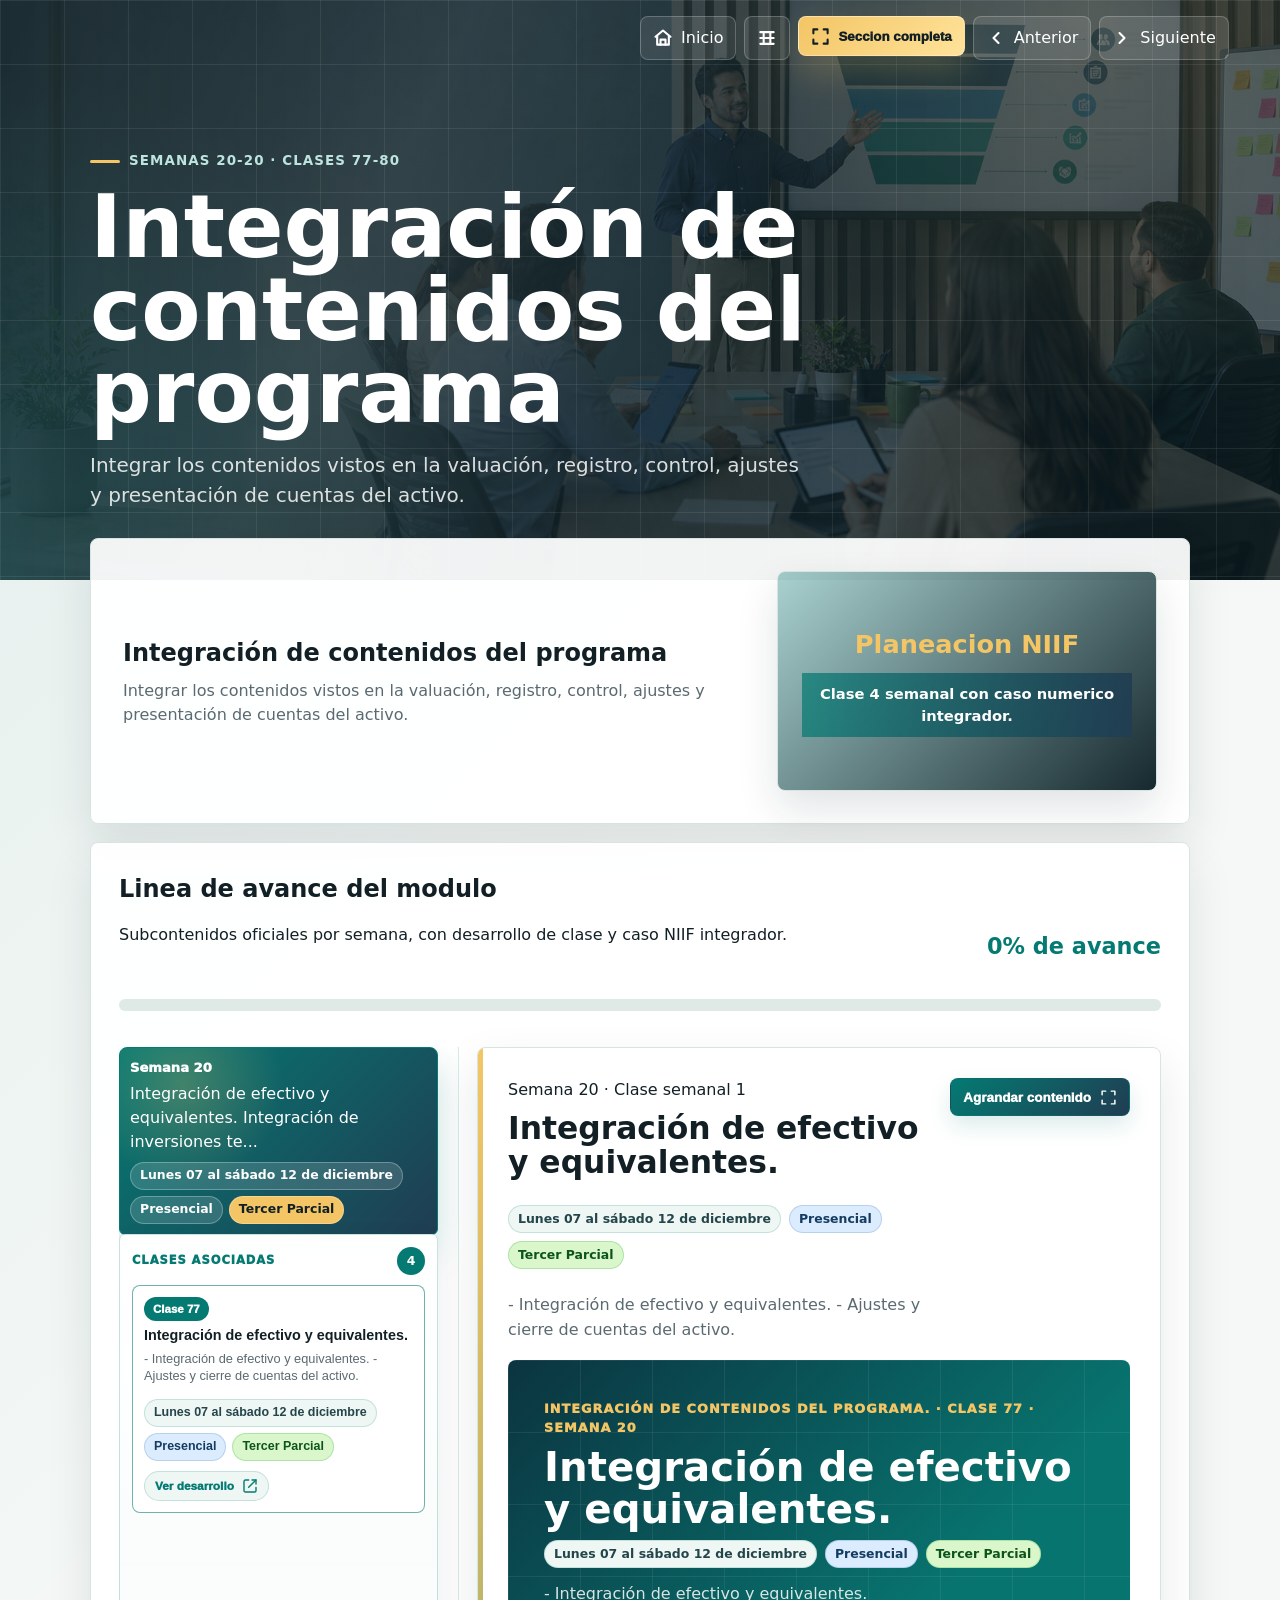
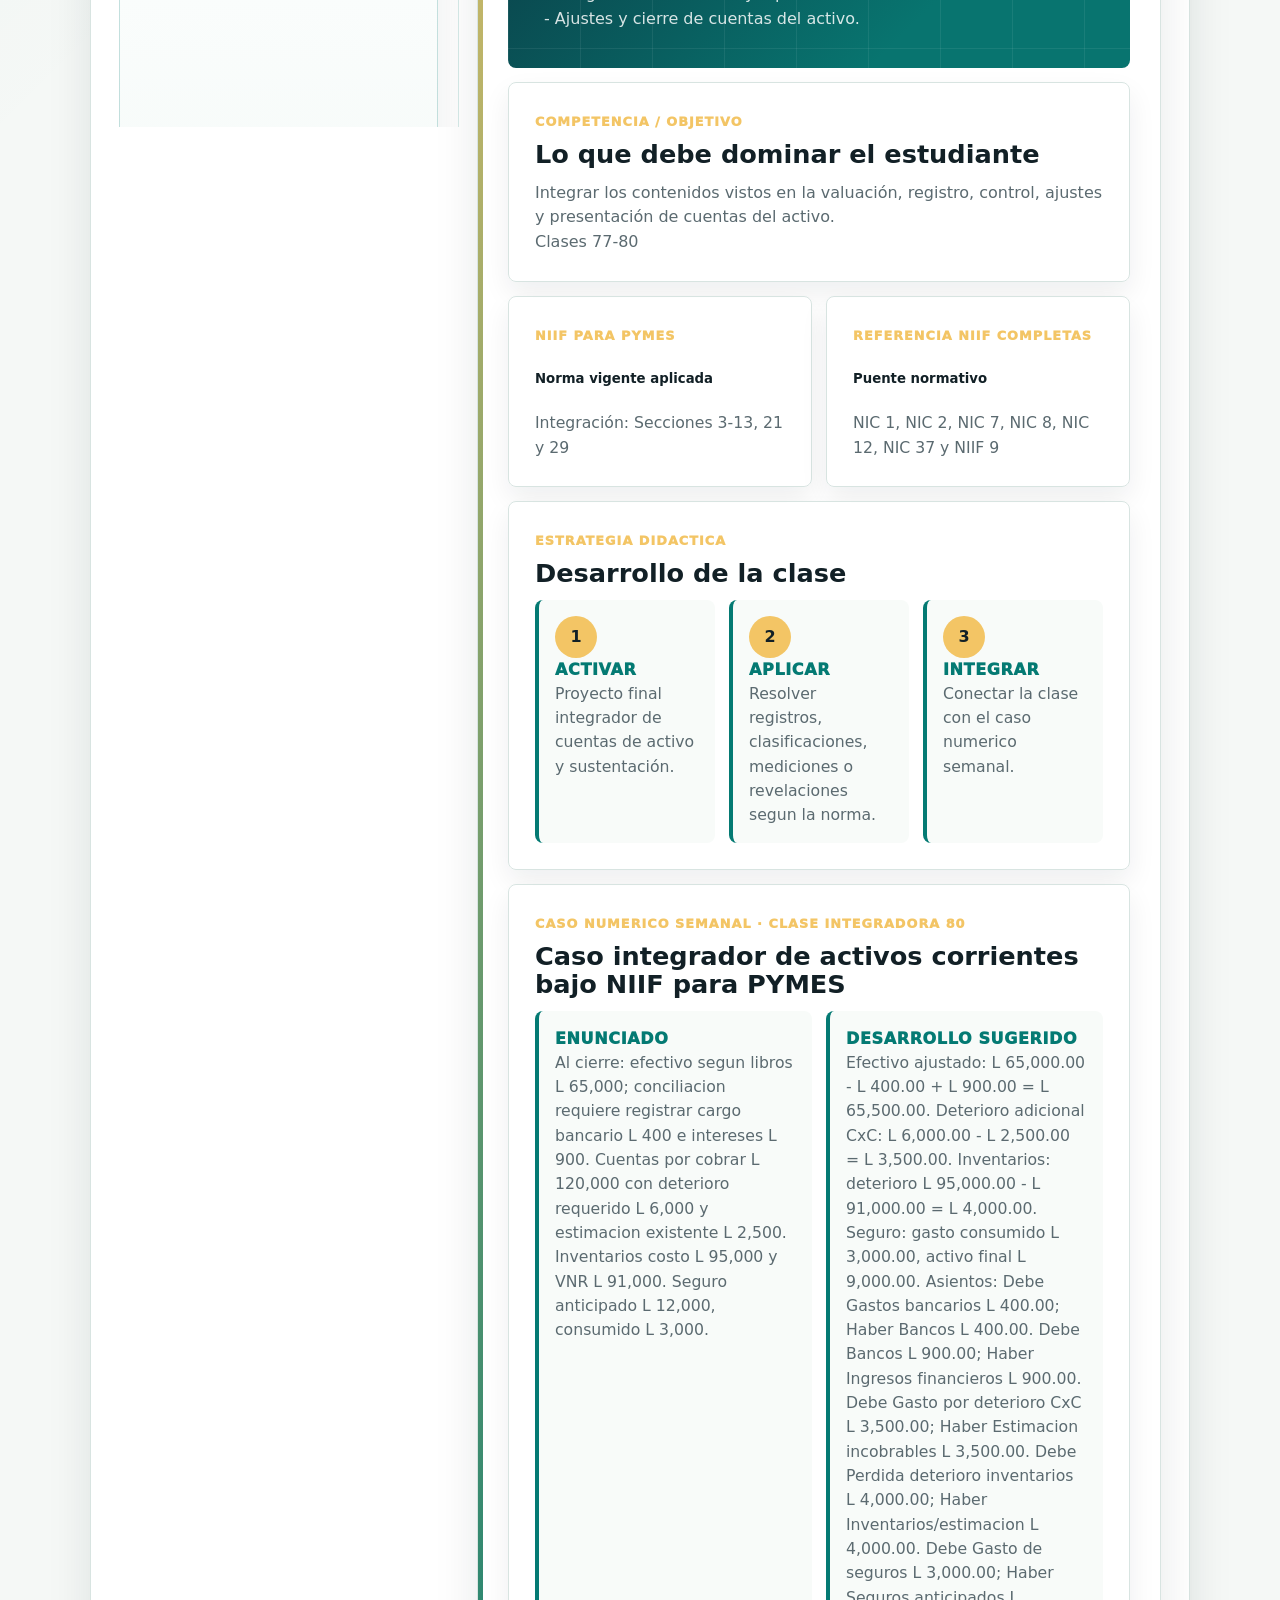
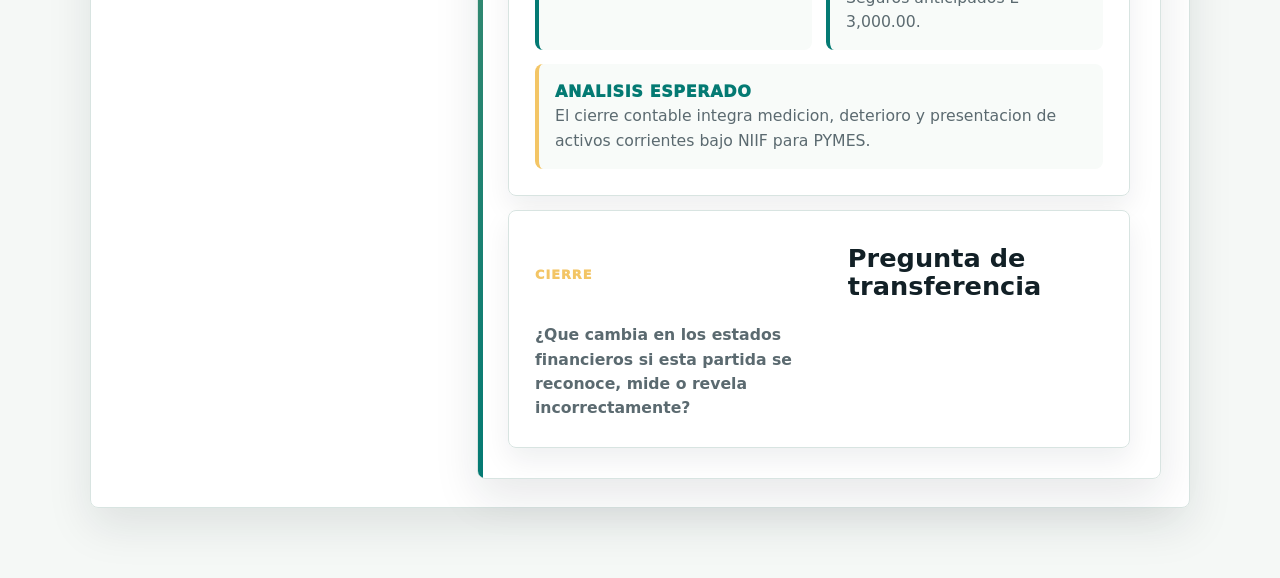
<file: cierre.html>
<!doctype html>
<html lang="es">
<head>
  <meta charset="utf-8">
  <meta name="viewport" content="width=device-width, initial-scale=1">
  <title>Integración de contenidos del programa | Contabilidad II</title>
  <link rel="stylesheet" href="module-pages.css?v=conta2-calendar-modalidad">
</head>
<body data-custom-module="manual" data-default-class="77">
  <header class="module-hero">
    <nav class="module-nav">
      <a href="index.html" aria-label="Inicio">
        <svg viewBox="0 0 24 24" aria-hidden="true"><path d="M3 10.5 12 3l9 7.5"></path><path d="M5 10v10h14V10"></path><path d="M9 20v-6h6v6"></path></svg>
        <span>Inicio</span>
      </a>
      <a href="index.html?v=matrix-icon#matriz" aria-label="Regresar a la matriz" title="Regresar a la matriz">
        <svg viewBox="0 0 24 24" aria-hidden="true"><path d="M4 5h16"></path><path d="M4 12h16"></path><path d="M4 19h16"></path><path d="M8 5v14"></path><path d="M16 5v14"></path></svg>
      </a>
      <button class="module-nav-fullscreen" type="button" data-current-class-fullscreen aria-label="Seccion completa del modulo" title="Seccion completa">
        <svg viewBox="0 0 24 24" aria-hidden="true"><path d="M8 3H3v5"></path><path d="M16 3h5v5"></path><path d="M21 16v5h-5"></path><path d="M3 16v5h5"></path></svg>
        <span>Seccion completa</span>
      </button>
      <a href="modulo-4-inventarios-anticipados.html?class=53" aria-label="Modulo anterior"><svg viewBox="0 0 24 24" aria-hidden="true"><path d="m15 18-6-6 6-6"></path></svg><span>Anterior</span></a>
      <a href="index.html#matriz" aria-label="Siguiente modulo"><svg viewBox="0 0 24 24" aria-hidden="true"><path d="M9 18l6-6-6-6"></path></svg><span>Siguiente</span></a>
    </nav>
    <div class="module-hero-inner">
      <span class="eyebrow" data-module-range>Semanas 20-20 · Clases 77-80</span>
      <h1 data-module-title>Integración de contenidos del programa</h1>
      <p data-module-summary>Integrar los contenidos vistos en la valuación, registro, control, ajustes y presentación de cuentas del activo.</p>
    </div>
  </header>
  <main class="module-layout module-one accounting-module" data-conta-module></main>
  <script src="module-pages.js?v=conta2-calendar-modalidad"></script>
</body>
</html>
</file>
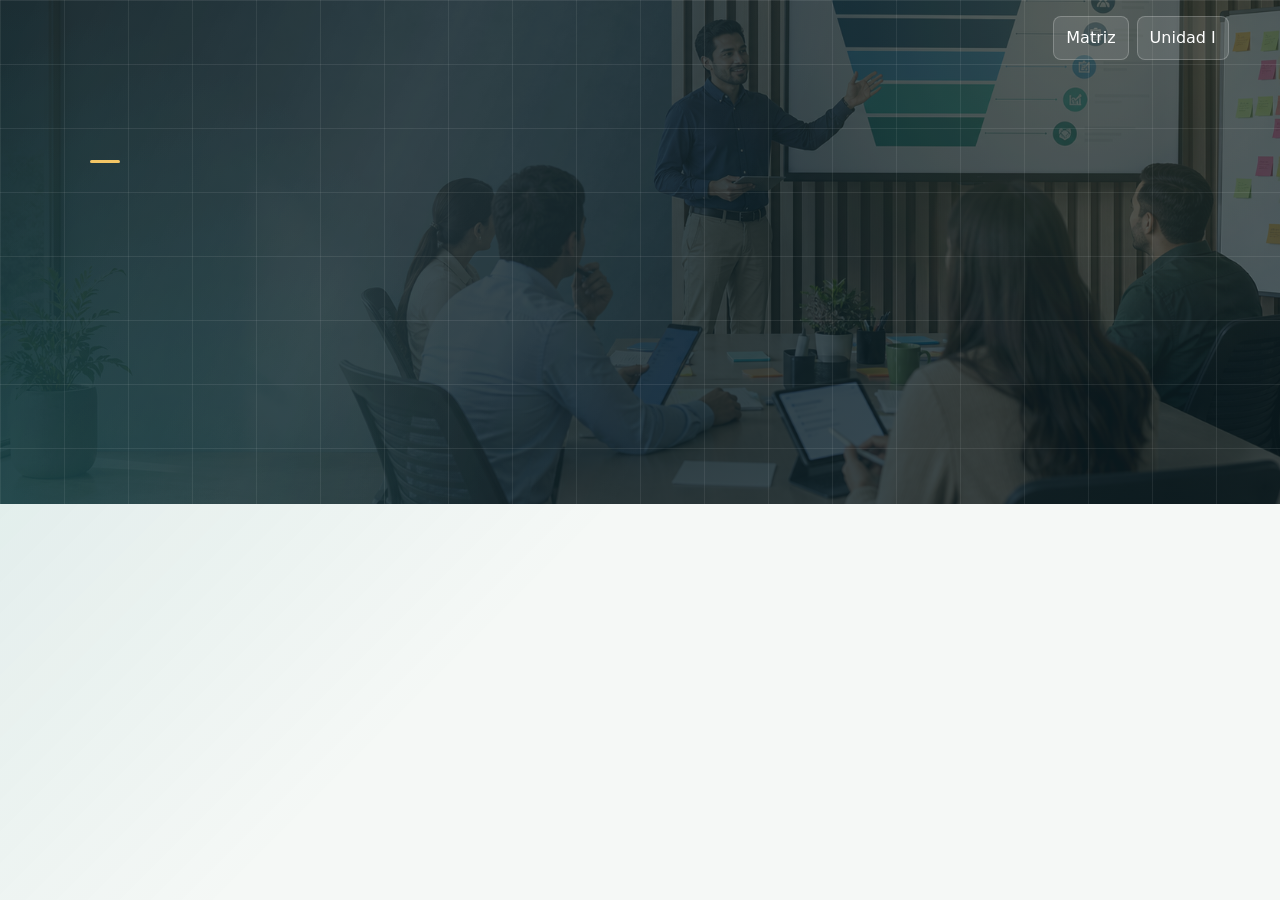
<file: modulo-0-introduccion.html>
<!doctype html>
<html lang="es">
<head>
  <meta charset="utf-8">
  <meta name="viewport" content="width=device-width, initial-scale=1">
  <title>Introduccion | Contabilidad II</title>
  <link rel="stylesheet" href="module-pages.css?v=conta2-01">
</head>
<body data-page="module" data-default-class="01">
  <header class="module-hero">
    <nav class="module-nav"><a href="index.html#matriz">Matriz</a><a href="modulo-1-estados-financieros.html?class=05">Unidad I</a></nav>
    <div class="module-hero-inner">
      <span class="eyebrow" data-module-range></span>
      <h1 data-module-title></h1>
      <p data-module-summary></p>
    </div>
  </header>
  <main class="lesson-shell" id="lesson-shell"></main>
  <script src="module-pages.js?v=conta2-01"></script>
</body>
</html>
</file>
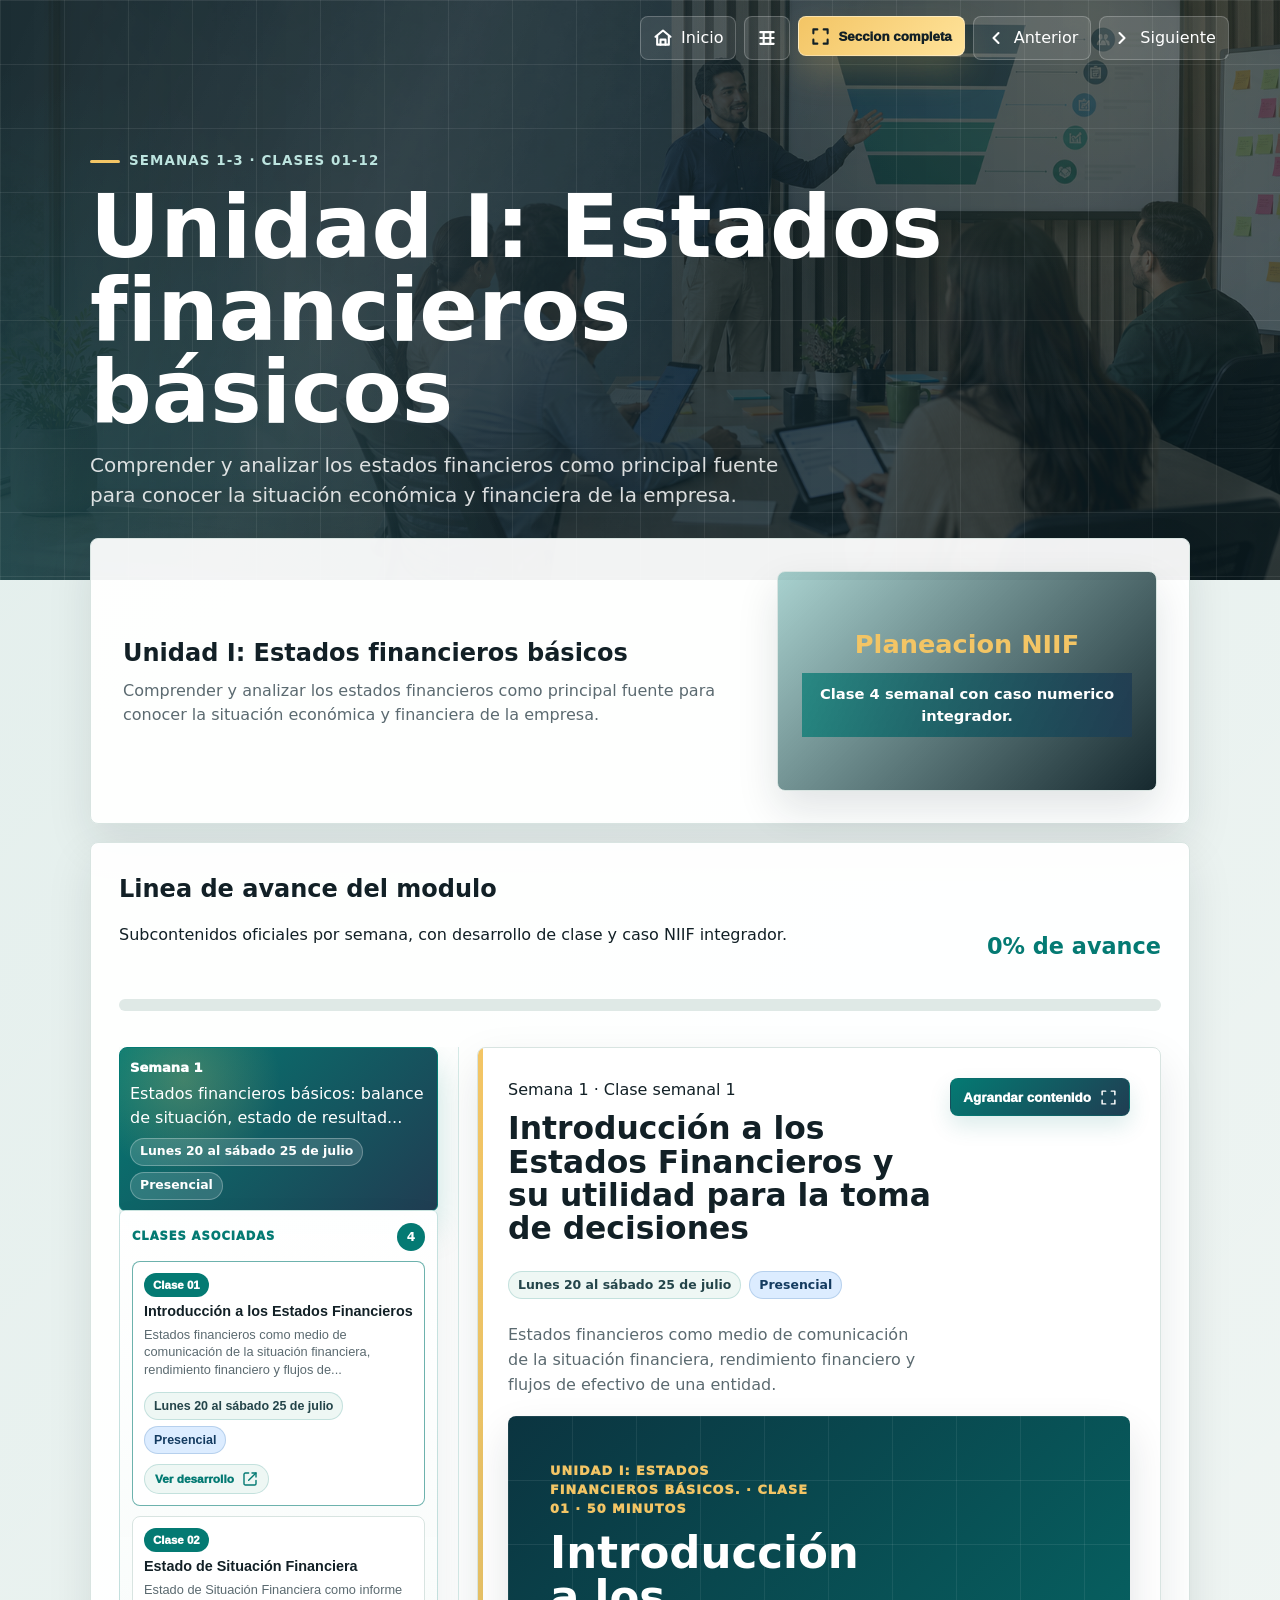
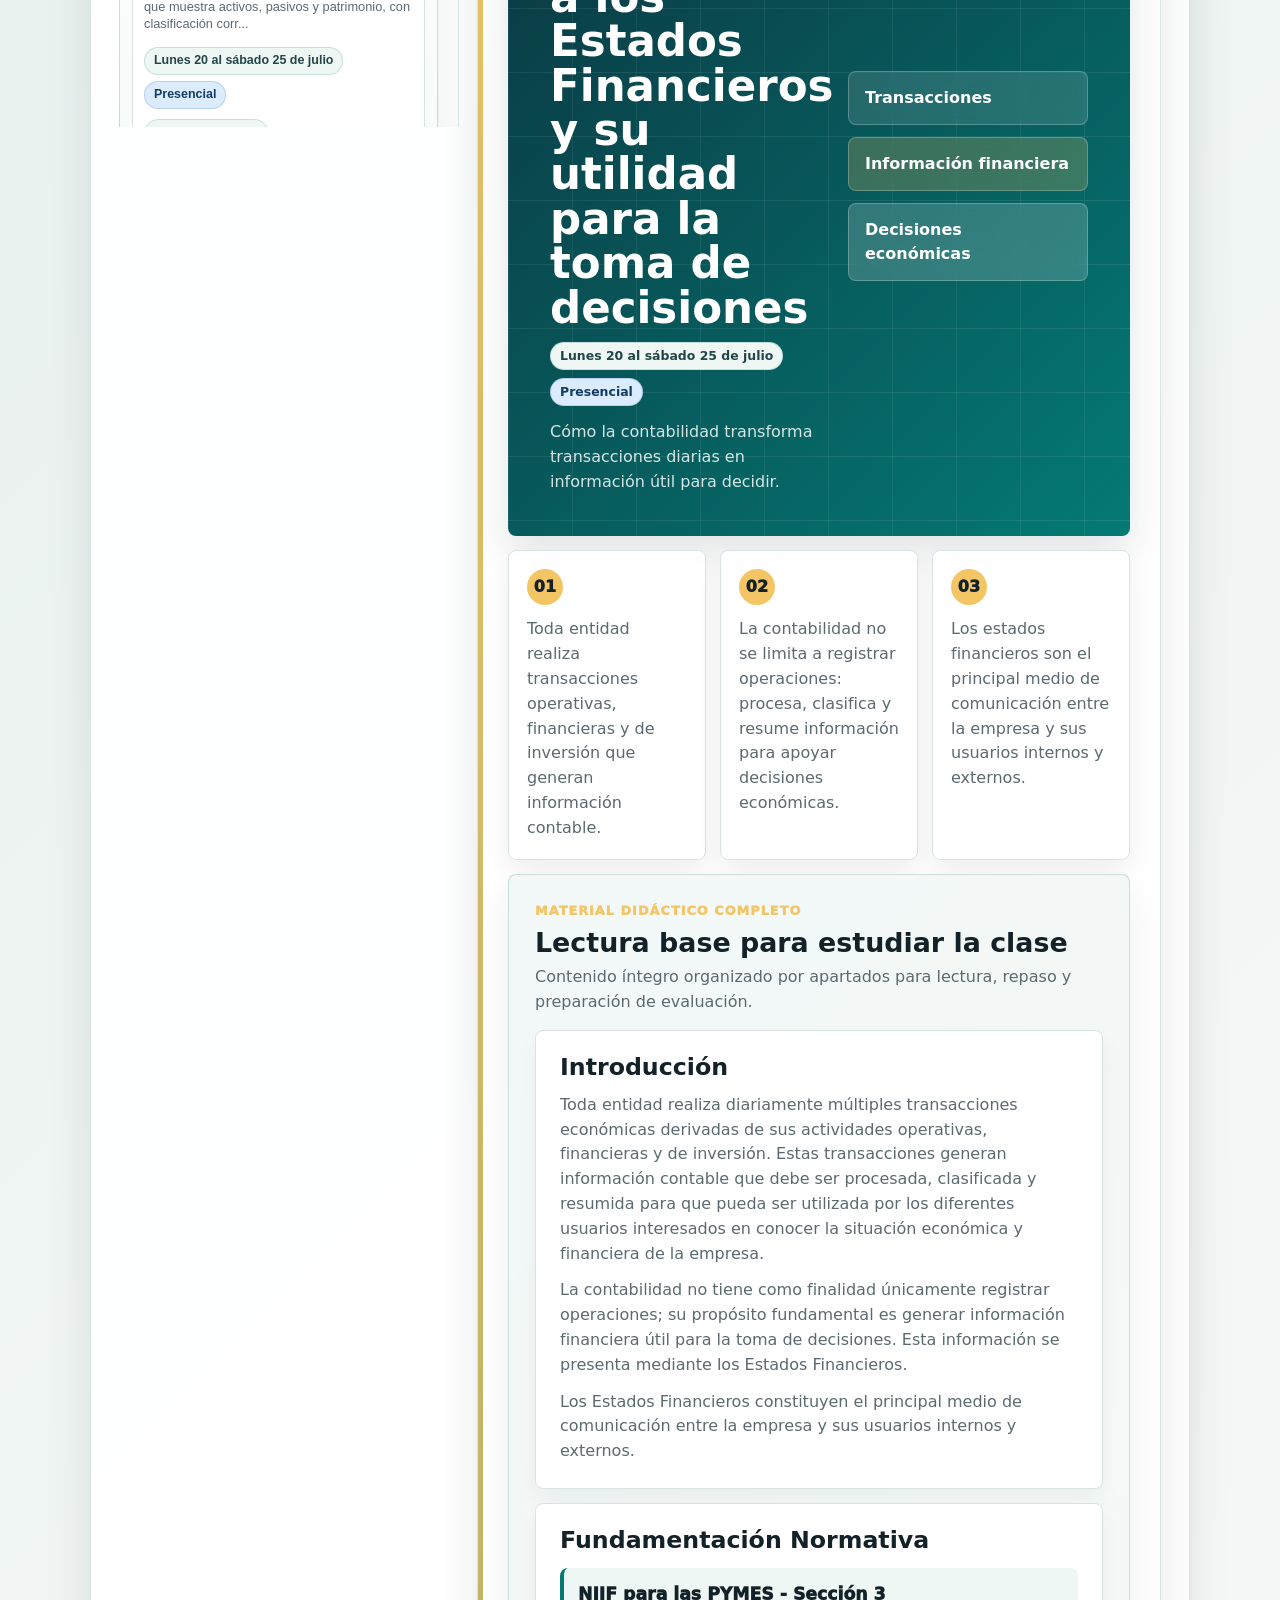
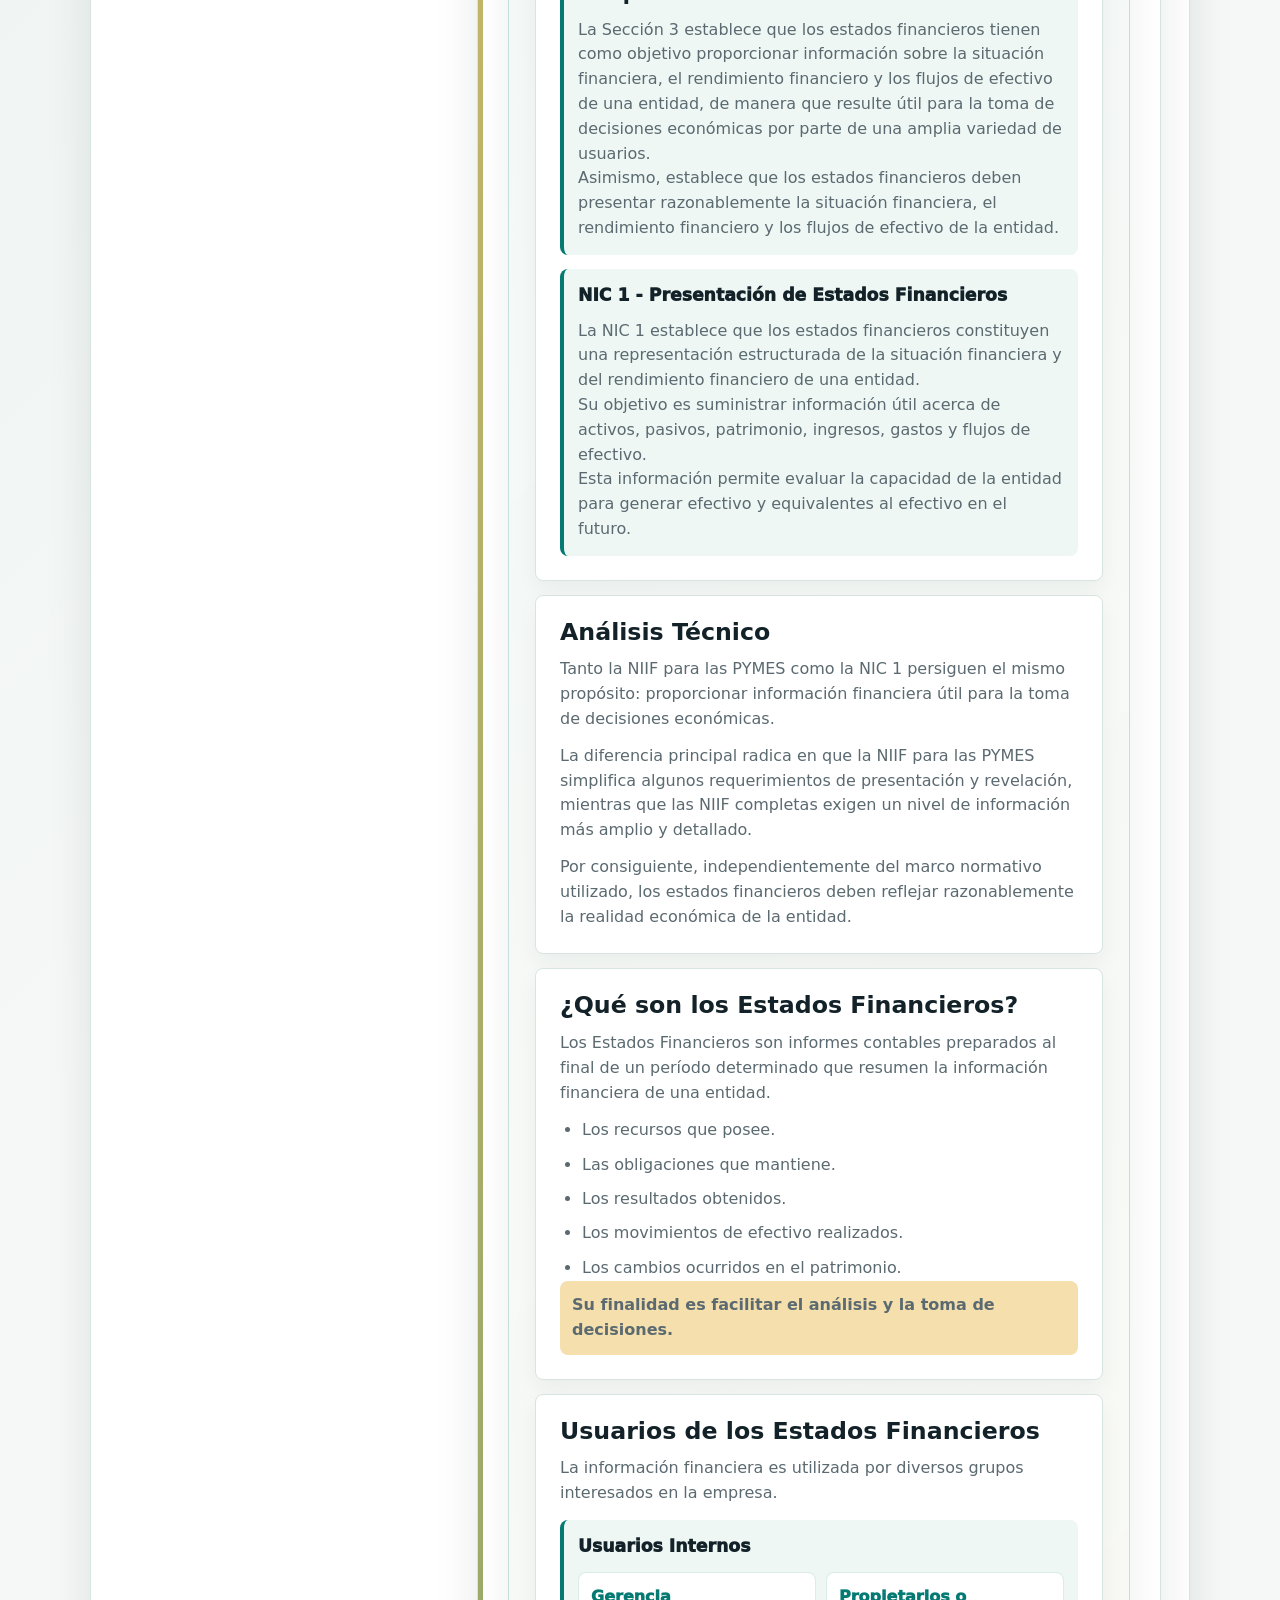
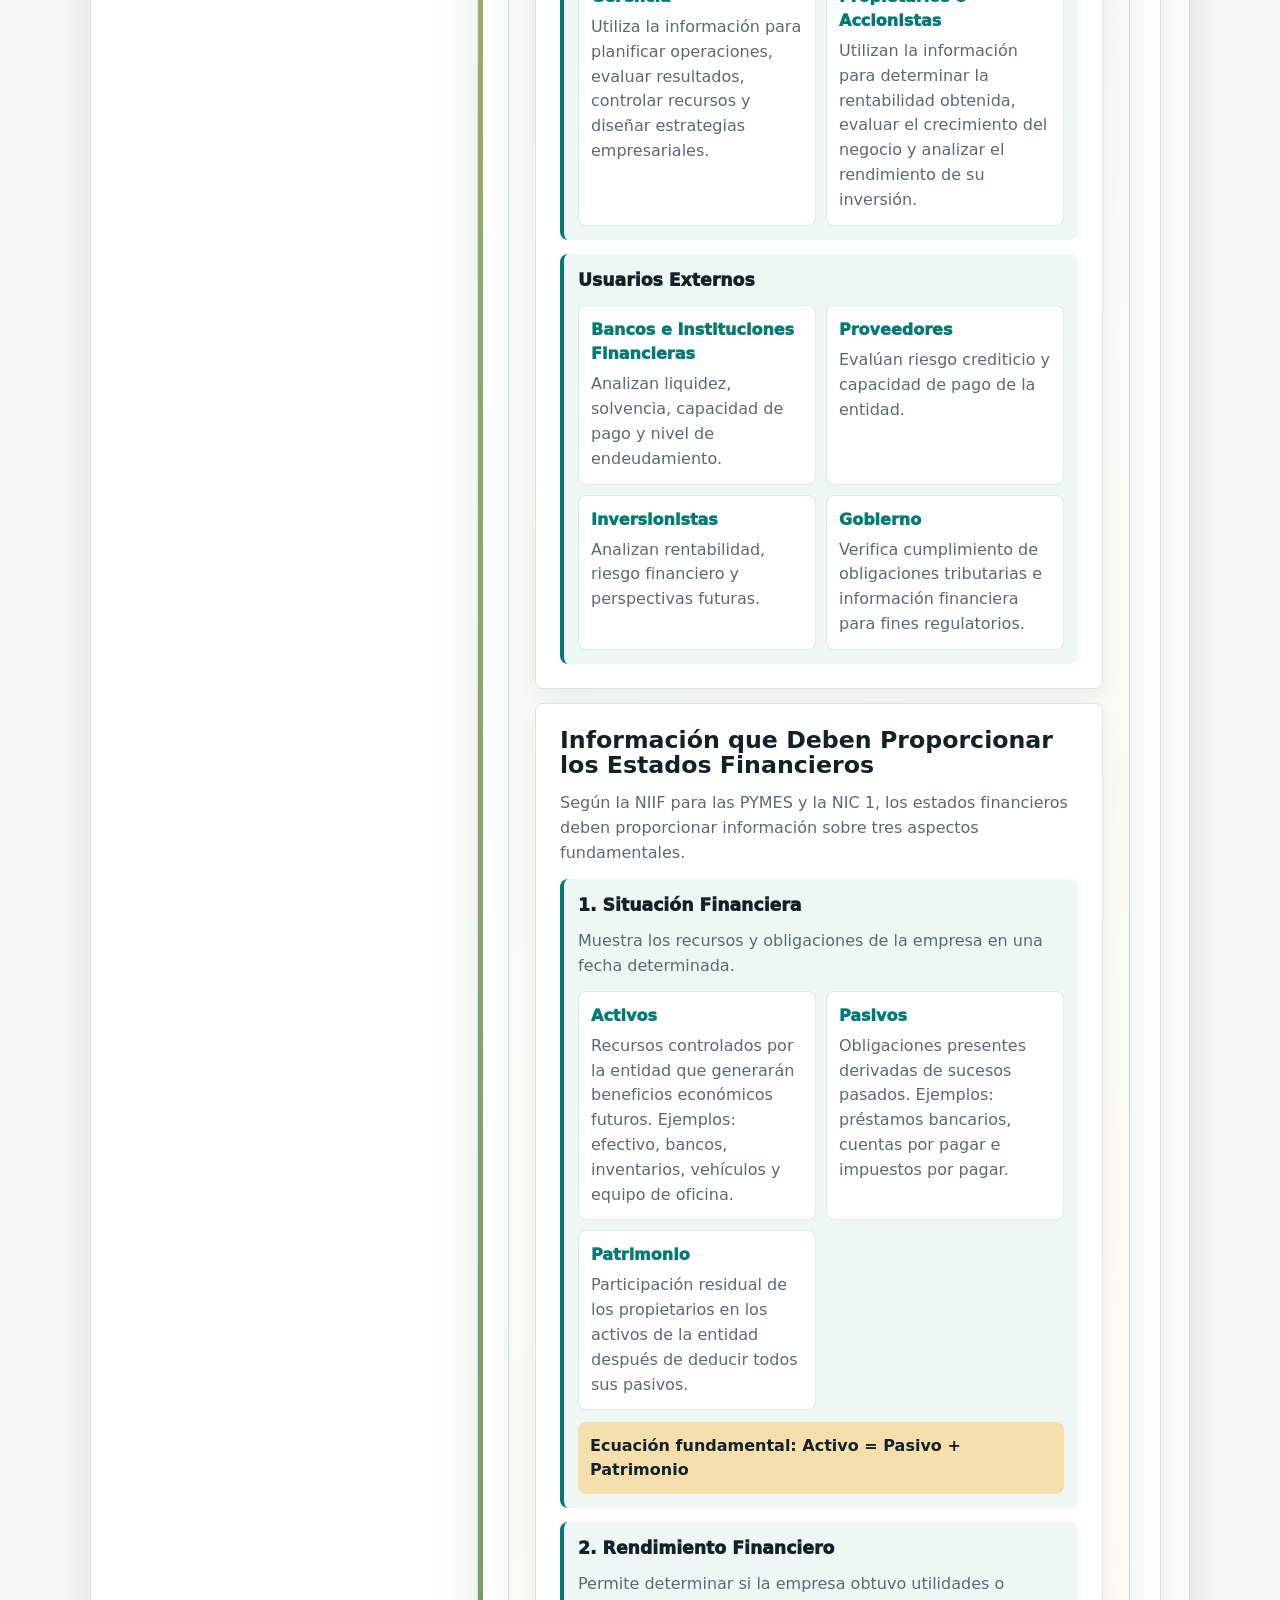
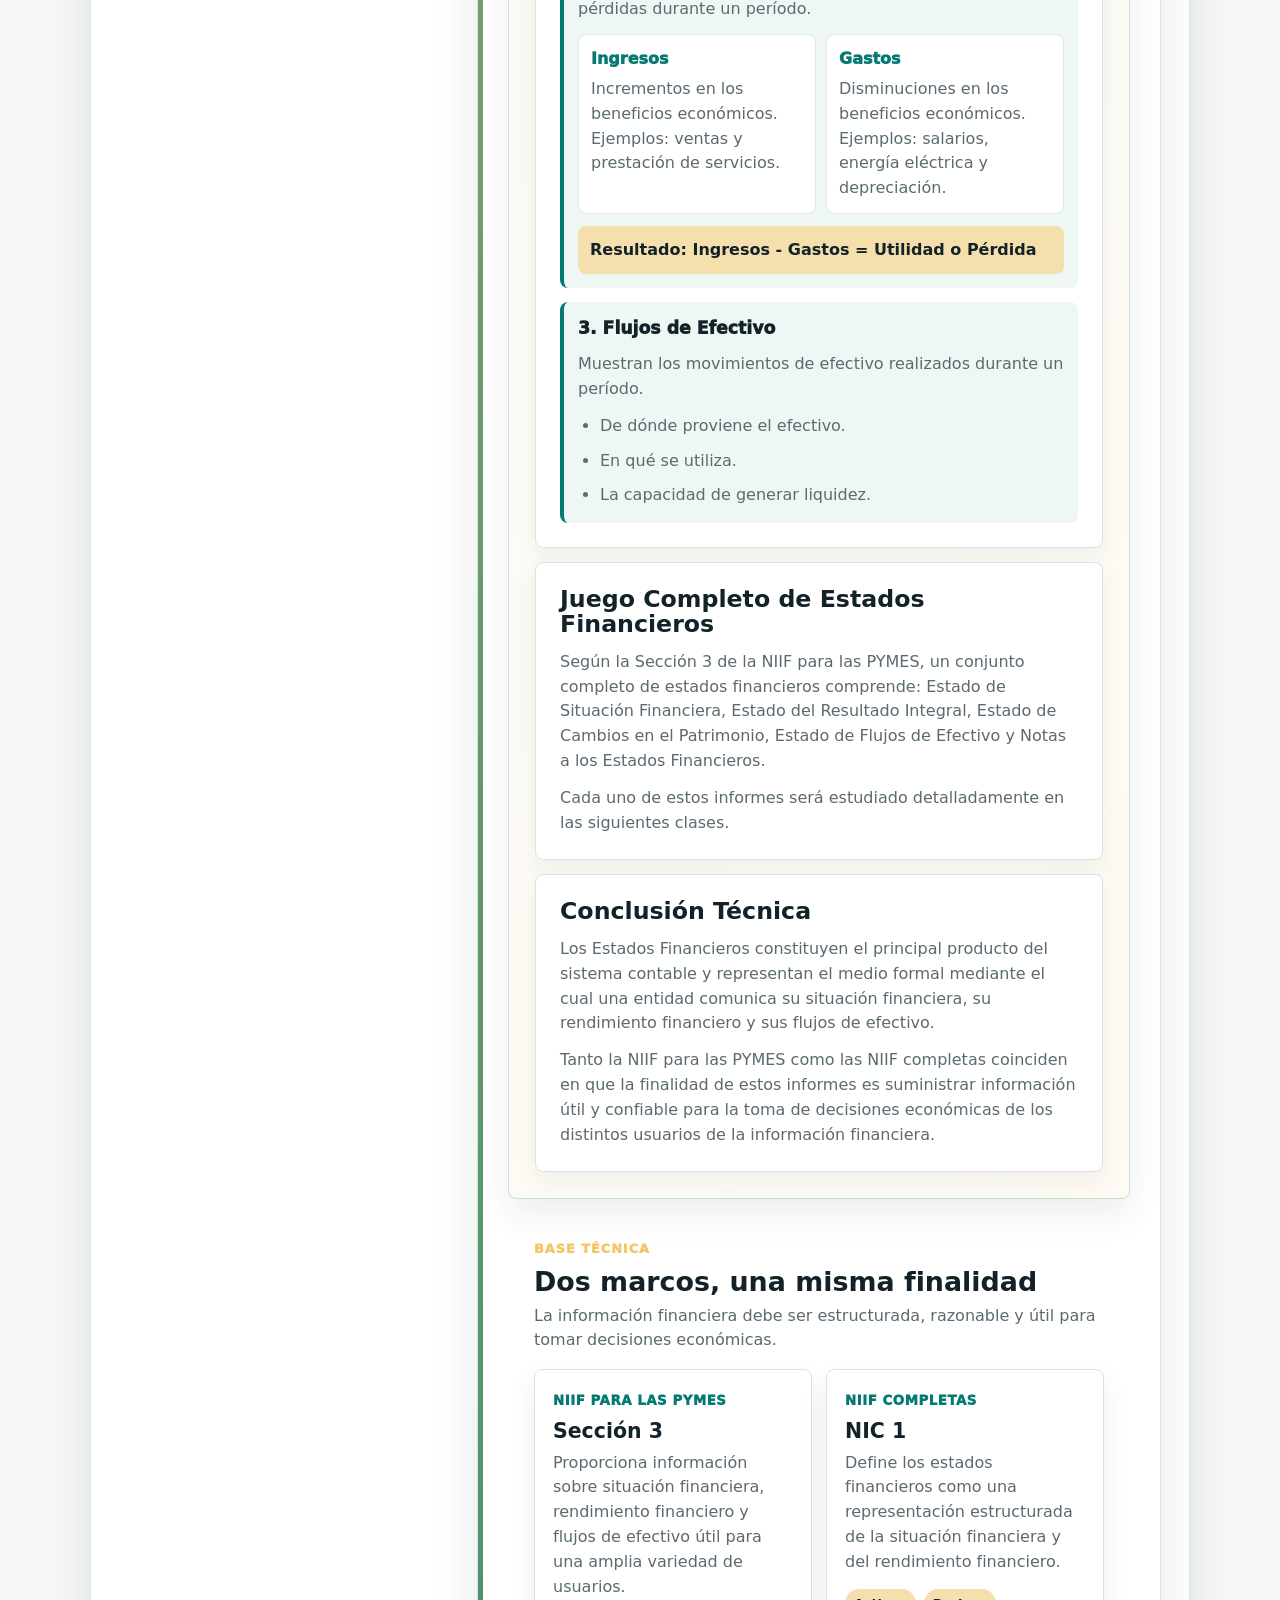
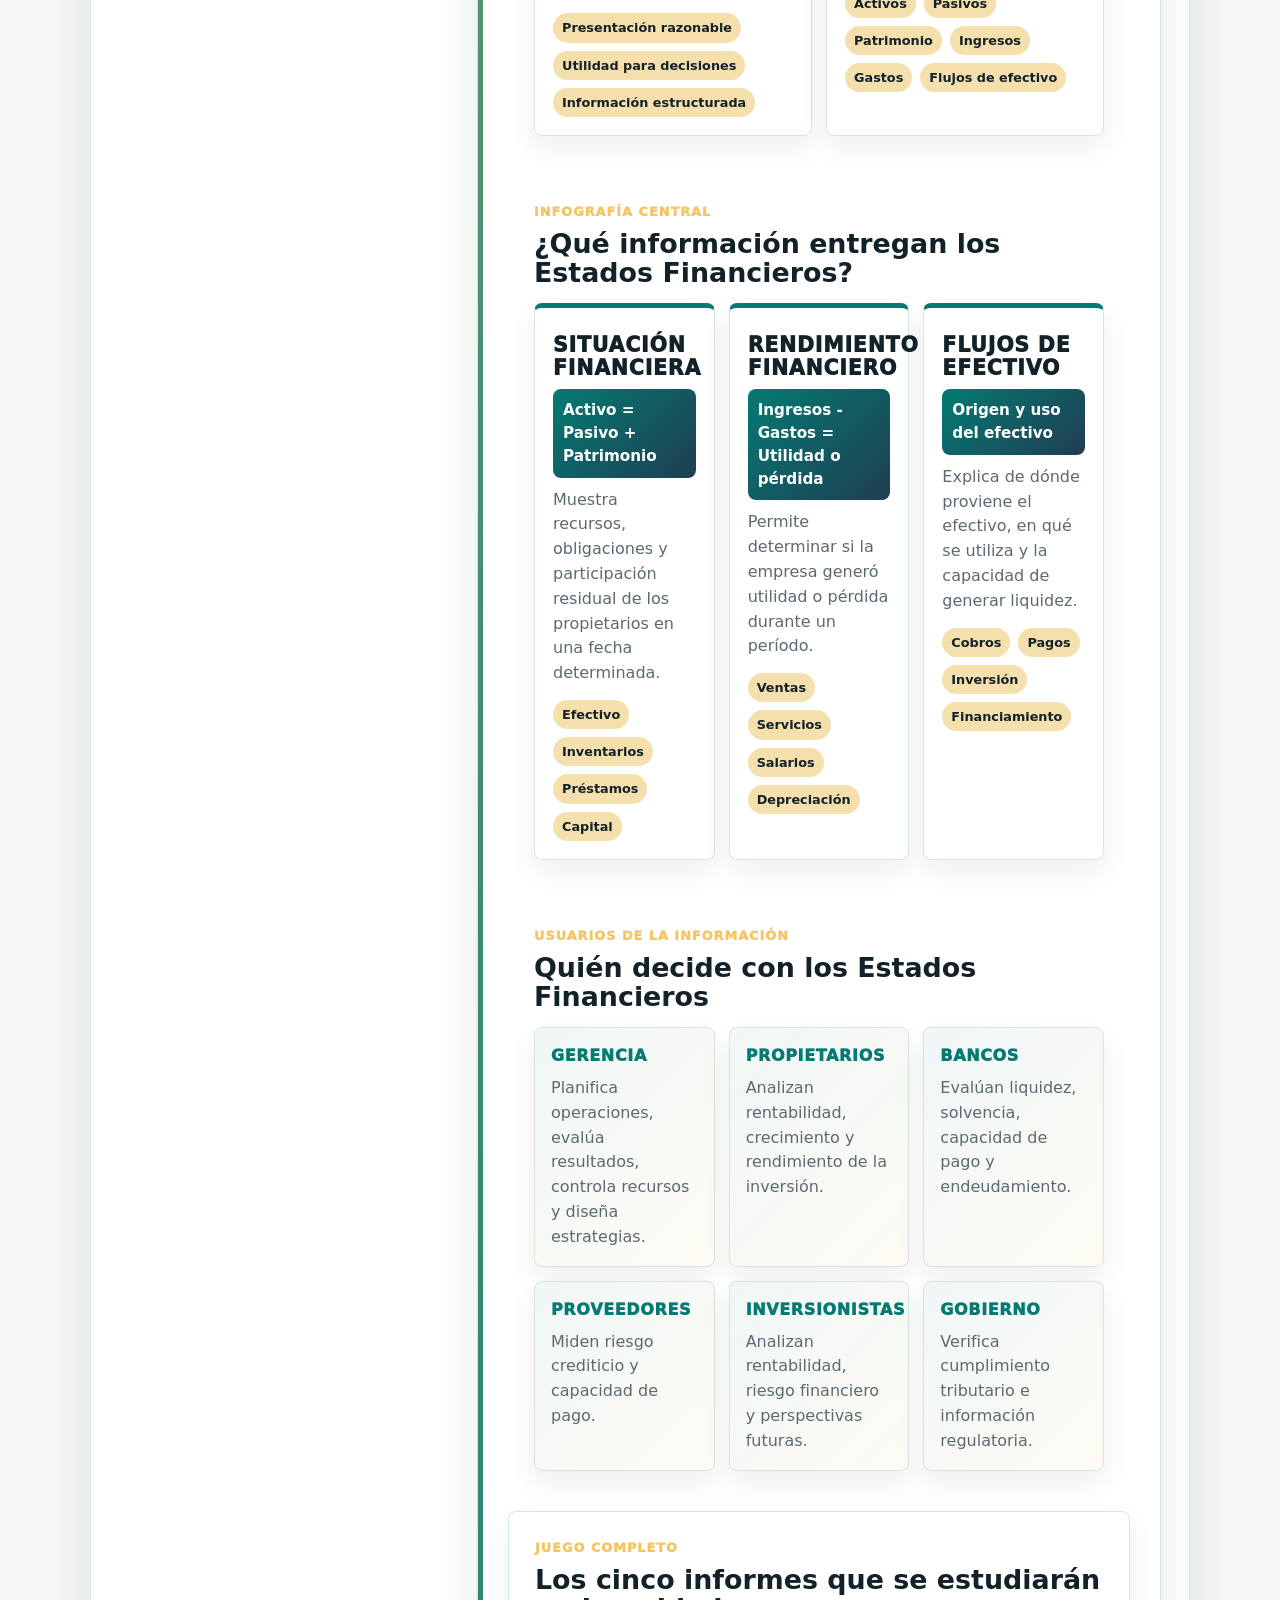
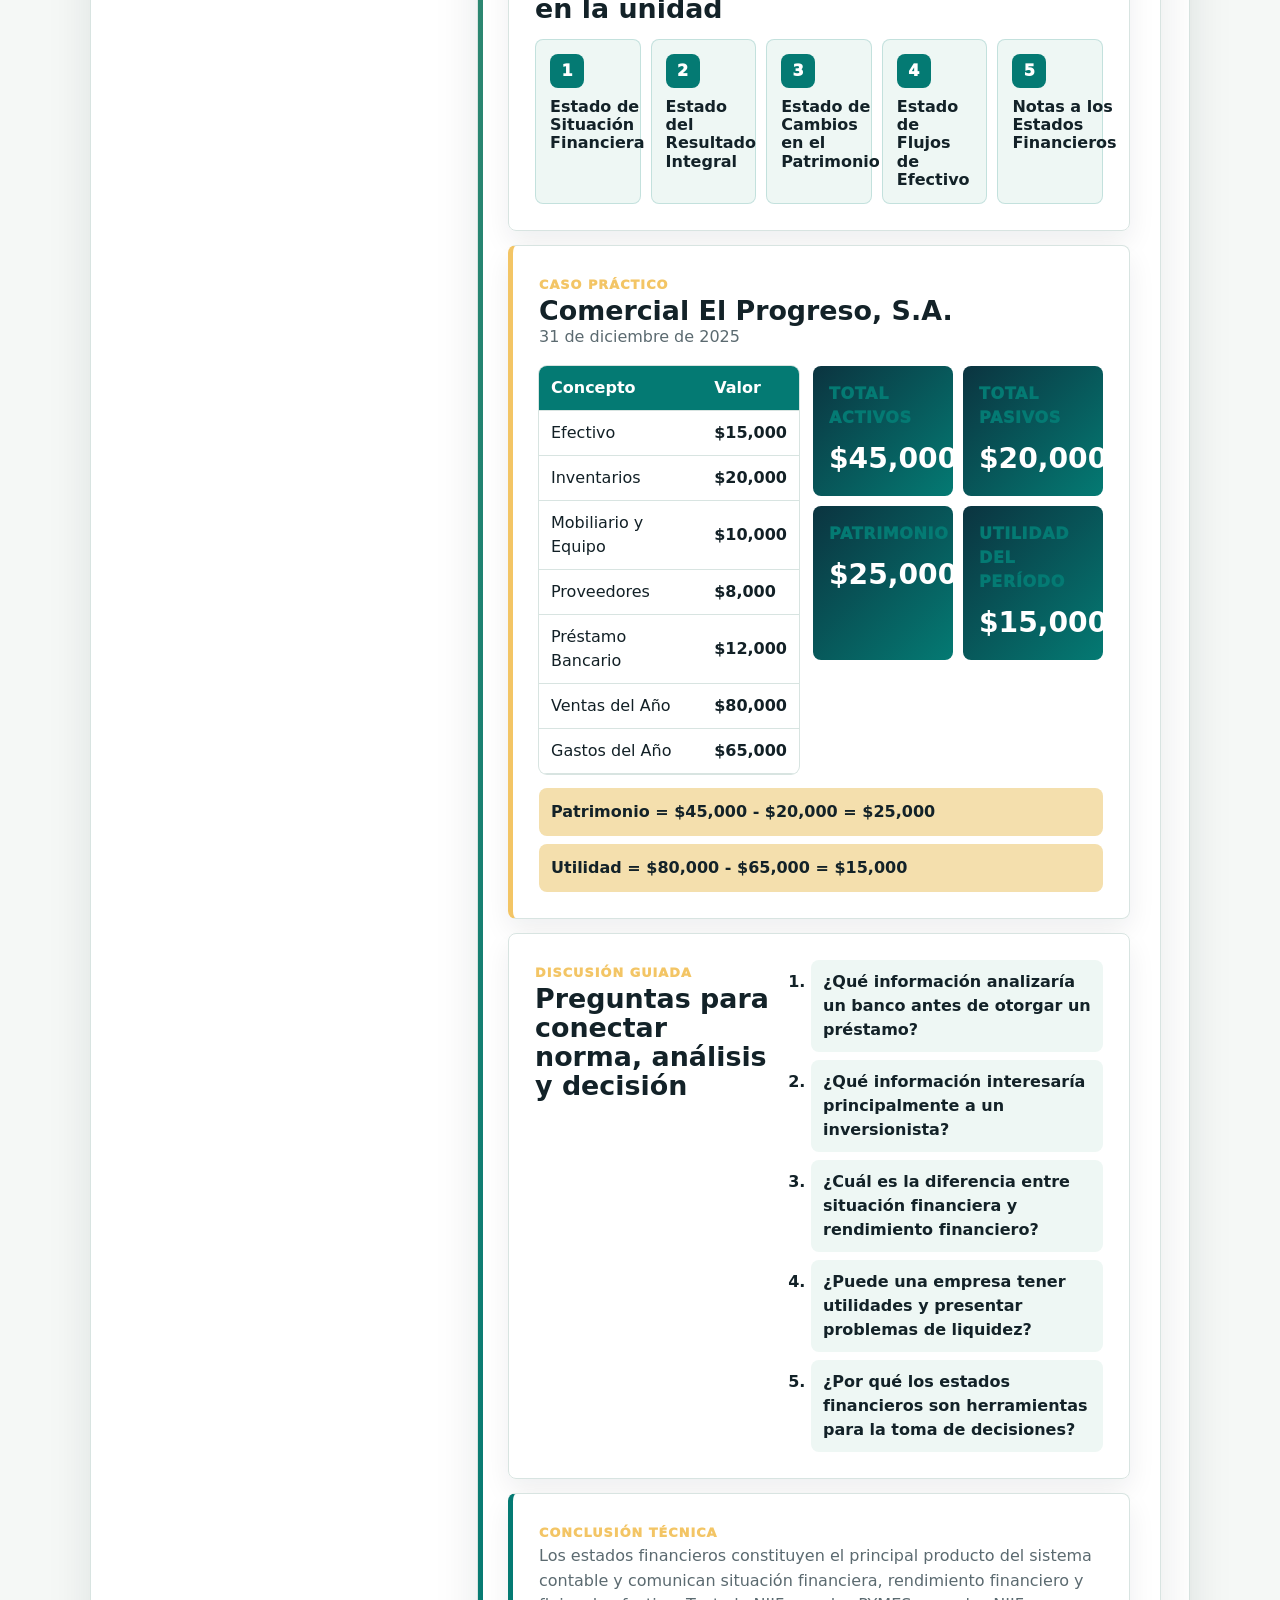
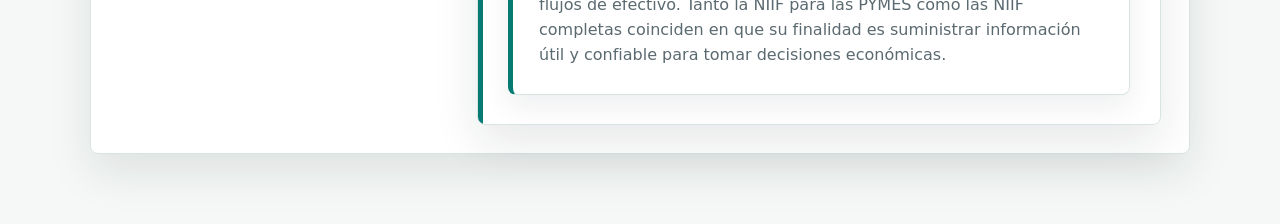
<file: modulo-1-estados-financieros.html>
<!doctype html>
<html lang="es">
<head>
  <meta charset="utf-8">
  <meta name="viewport" content="width=device-width, initial-scale=1">
  <title>Unidad I: Estados financieros básicos | Contabilidad II</title>
  <link rel="stylesheet" href="module-pages.css?v=conta2-calendar-modalidad">
</head>
<body data-custom-module="manual" data-default-class="01">
  <header class="module-hero">
    <nav class="module-nav">
      <a href="index.html" aria-label="Inicio">
        <svg viewBox="0 0 24 24" aria-hidden="true"><path d="M3 10.5 12 3l9 7.5"></path><path d="M5 10v10h14V10"></path><path d="M9 20v-6h6v6"></path></svg>
        <span>Inicio</span>
      </a>
      <a href="index.html?v=matrix-icon#matriz" aria-label="Regresar a la matriz" title="Regresar a la matriz">
        <svg viewBox="0 0 24 24" aria-hidden="true"><path d="M4 5h16"></path><path d="M4 12h16"></path><path d="M4 19h16"></path><path d="M8 5v14"></path><path d="M16 5v14"></path></svg>
      </a>
      <button class="module-nav-fullscreen" type="button" data-current-class-fullscreen aria-label="Seccion completa del modulo" title="Seccion completa">
        <svg viewBox="0 0 24 24" aria-hidden="true"><path d="M8 3H3v5"></path><path d="M16 3h5v5"></path><path d="M21 16v5h-5"></path><path d="M3 16v5h5"></path></svg>
        <span>Seccion completa</span>
      </button>
      <a href="index.html#matriz" aria-label="Modulo anterior"><svg viewBox="0 0 24 24" aria-hidden="true"><path d="m15 18-6-6 6-6"></path></svg><span>Anterior</span></a>
      <a href="modulo-2-efectivo-bancos.html?class=13" aria-label="Siguiente modulo"><svg viewBox="0 0 24 24" aria-hidden="true"><path d="M9 18l6-6-6-6"></path></svg><span>Siguiente</span></a>
    </nav>
    <div class="module-hero-inner">
      <span class="eyebrow" data-module-range>Semanas 1-3 · Clases 01-12</span>
      <h1 data-module-title>Unidad I: Estados financieros básicos</h1>
      <p data-module-summary>Comprender y analizar los estados financieros como principal fuente para conocer la situación económica y financiera de la empresa.</p>
    </div>
  </header>
  <main class="module-layout module-one accounting-module" data-conta-module></main>
  <script src="module-pages.js?v=conta2-calendar-modalidad"></script>
</body>
</html>
</file>
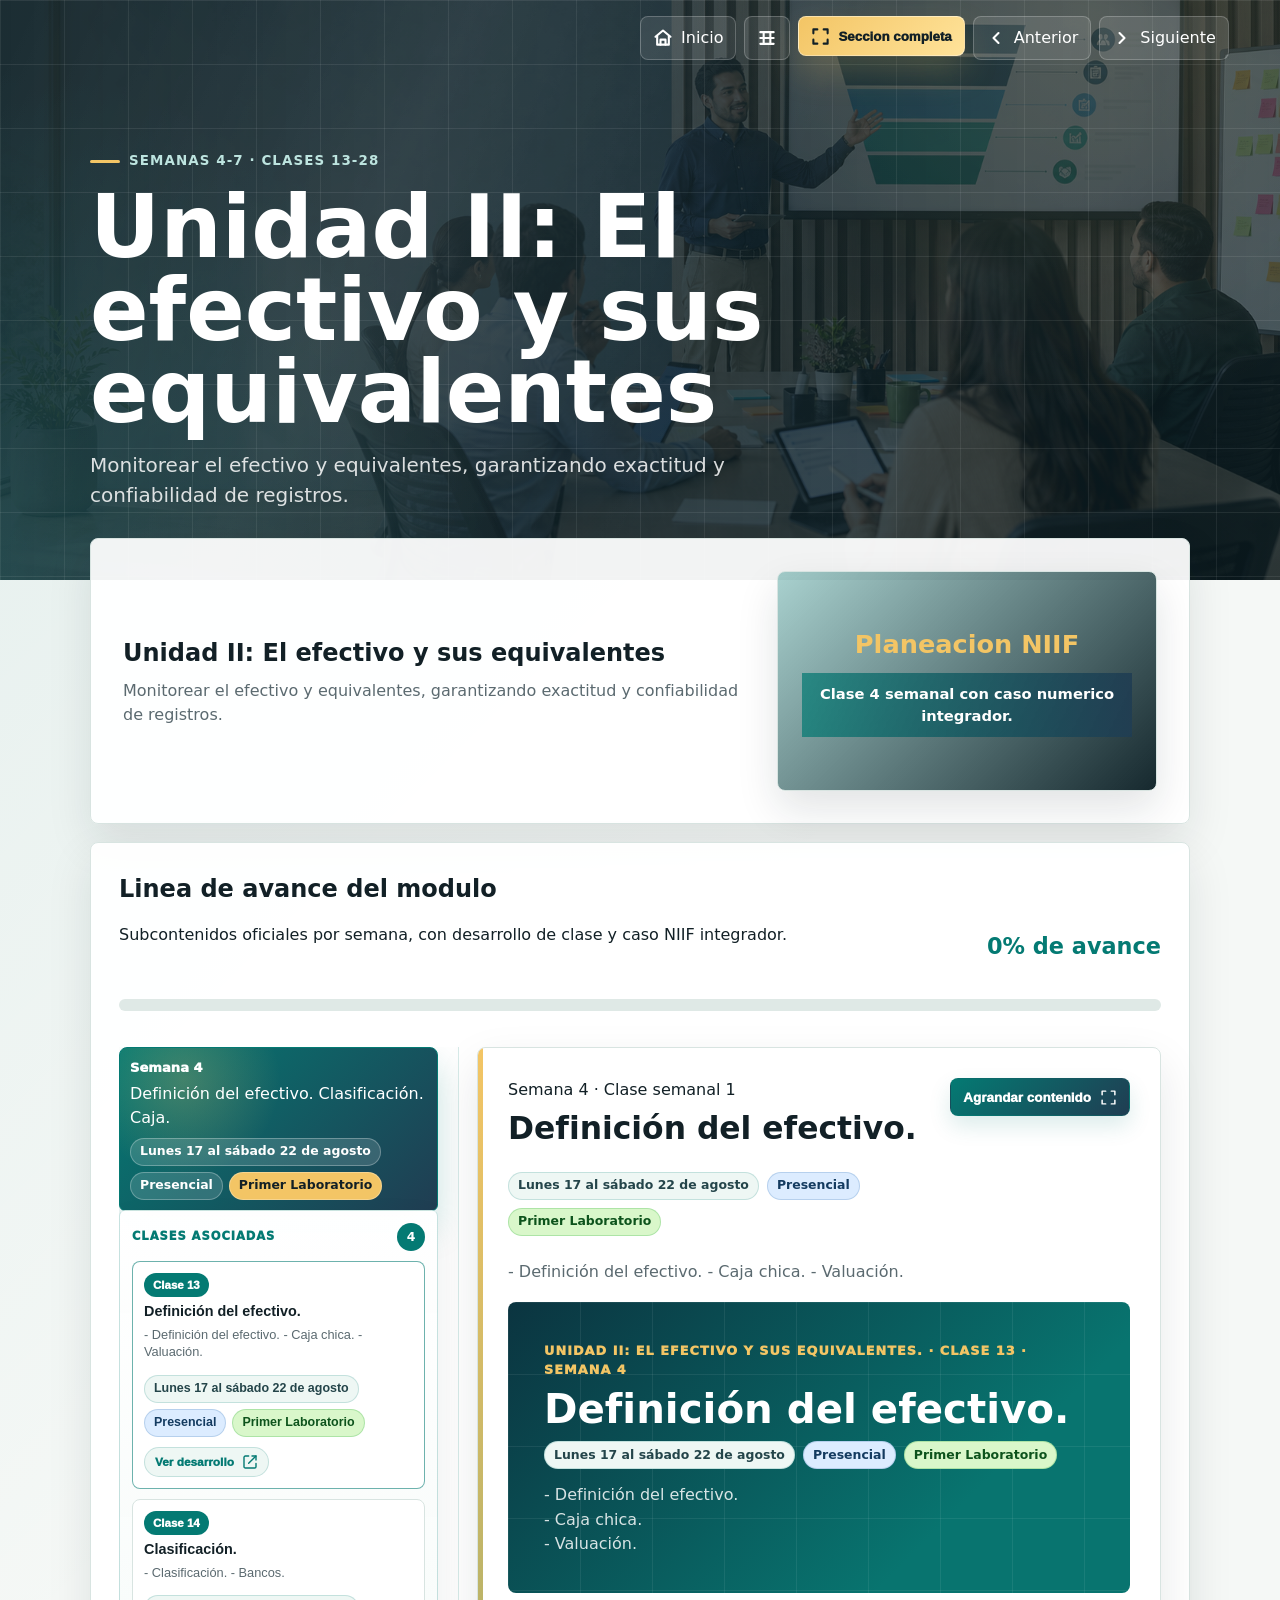
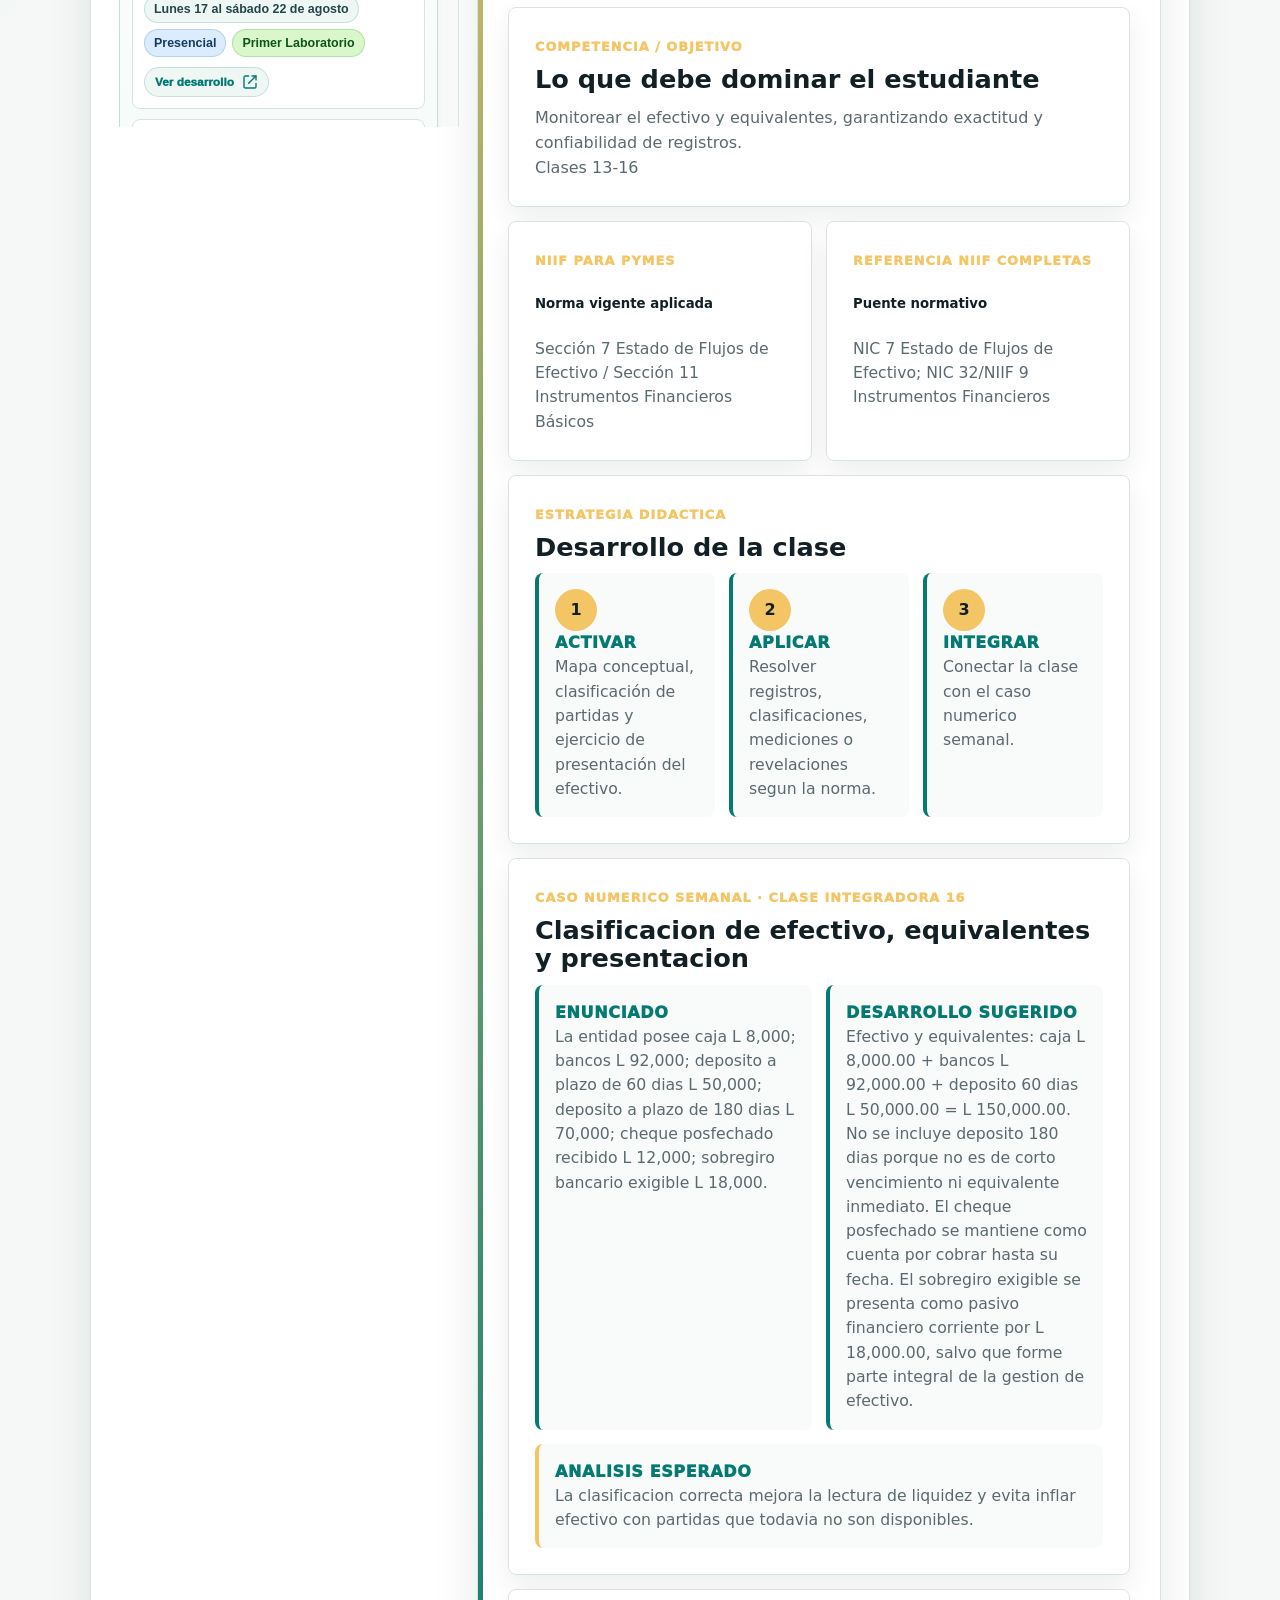
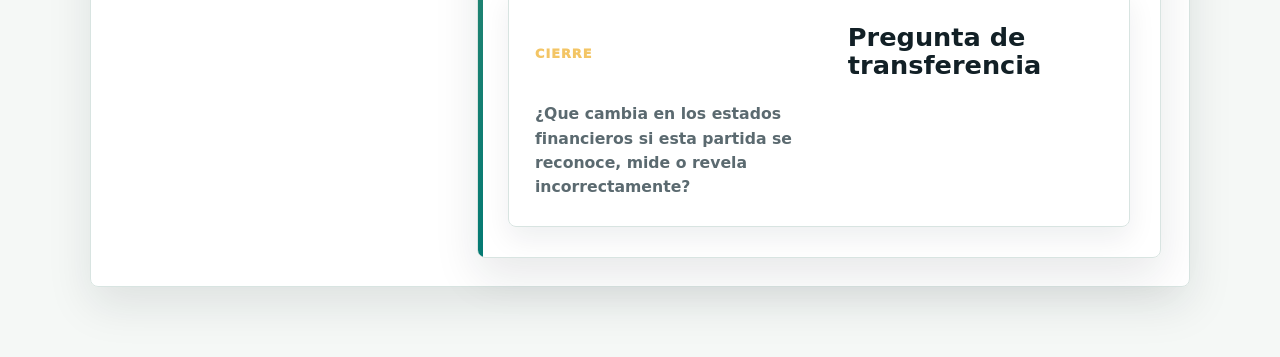
<file: modulo-2-efectivo-bancos.html>
<!doctype html>
<html lang="es">
<head>
  <meta charset="utf-8">
  <meta name="viewport" content="width=device-width, initial-scale=1">
  <title>Unidad II: El efectivo y sus equivalentes | Contabilidad II</title>
  <link rel="stylesheet" href="module-pages.css?v=conta2-calendar-modalidad">
</head>
<body data-custom-module="manual" data-default-class="13">
  <header class="module-hero">
    <nav class="module-nav">
      <a href="index.html" aria-label="Inicio">
        <svg viewBox="0 0 24 24" aria-hidden="true"><path d="M3 10.5 12 3l9 7.5"></path><path d="M5 10v10h14V10"></path><path d="M9 20v-6h6v6"></path></svg>
        <span>Inicio</span>
      </a>
      <a href="index.html?v=matrix-icon#matriz" aria-label="Regresar a la matriz" title="Regresar a la matriz">
        <svg viewBox="0 0 24 24" aria-hidden="true"><path d="M4 5h16"></path><path d="M4 12h16"></path><path d="M4 19h16"></path><path d="M8 5v14"></path><path d="M16 5v14"></path></svg>
      </a>
      <button class="module-nav-fullscreen" type="button" data-current-class-fullscreen aria-label="Seccion completa del modulo" title="Seccion completa">
        <svg viewBox="0 0 24 24" aria-hidden="true"><path d="M8 3H3v5"></path><path d="M16 3h5v5"></path><path d="M21 16v5h-5"></path><path d="M3 16v5h5"></path></svg>
        <span>Seccion completa</span>
      </button>
      <a href="modulo-1-estados-financieros.html?class=01" aria-label="Modulo anterior"><svg viewBox="0 0 24 24" aria-hidden="true"><path d="m15 18-6-6 6-6"></path></svg><span>Anterior</span></a>
      <a href="modulo-3-inversiones-cxc-iva.html?class=29" aria-label="Siguiente modulo"><svg viewBox="0 0 24 24" aria-hidden="true"><path d="M9 18l6-6-6-6"></path></svg><span>Siguiente</span></a>
    </nav>
    <div class="module-hero-inner">
      <span class="eyebrow" data-module-range>Semanas 4-7 · Clases 13-28</span>
      <h1 data-module-title>Unidad II: El efectivo y sus equivalentes</h1>
      <p data-module-summary>Monitorear el efectivo y equivalentes, garantizando exactitud y confiabilidad de registros.</p>
    </div>
  </header>
  <main class="module-layout module-one accounting-module" data-conta-module></main>
  <script src="module-pages.js?v=conta2-calendar-modalidad"></script>
</body>
</html>
</file>
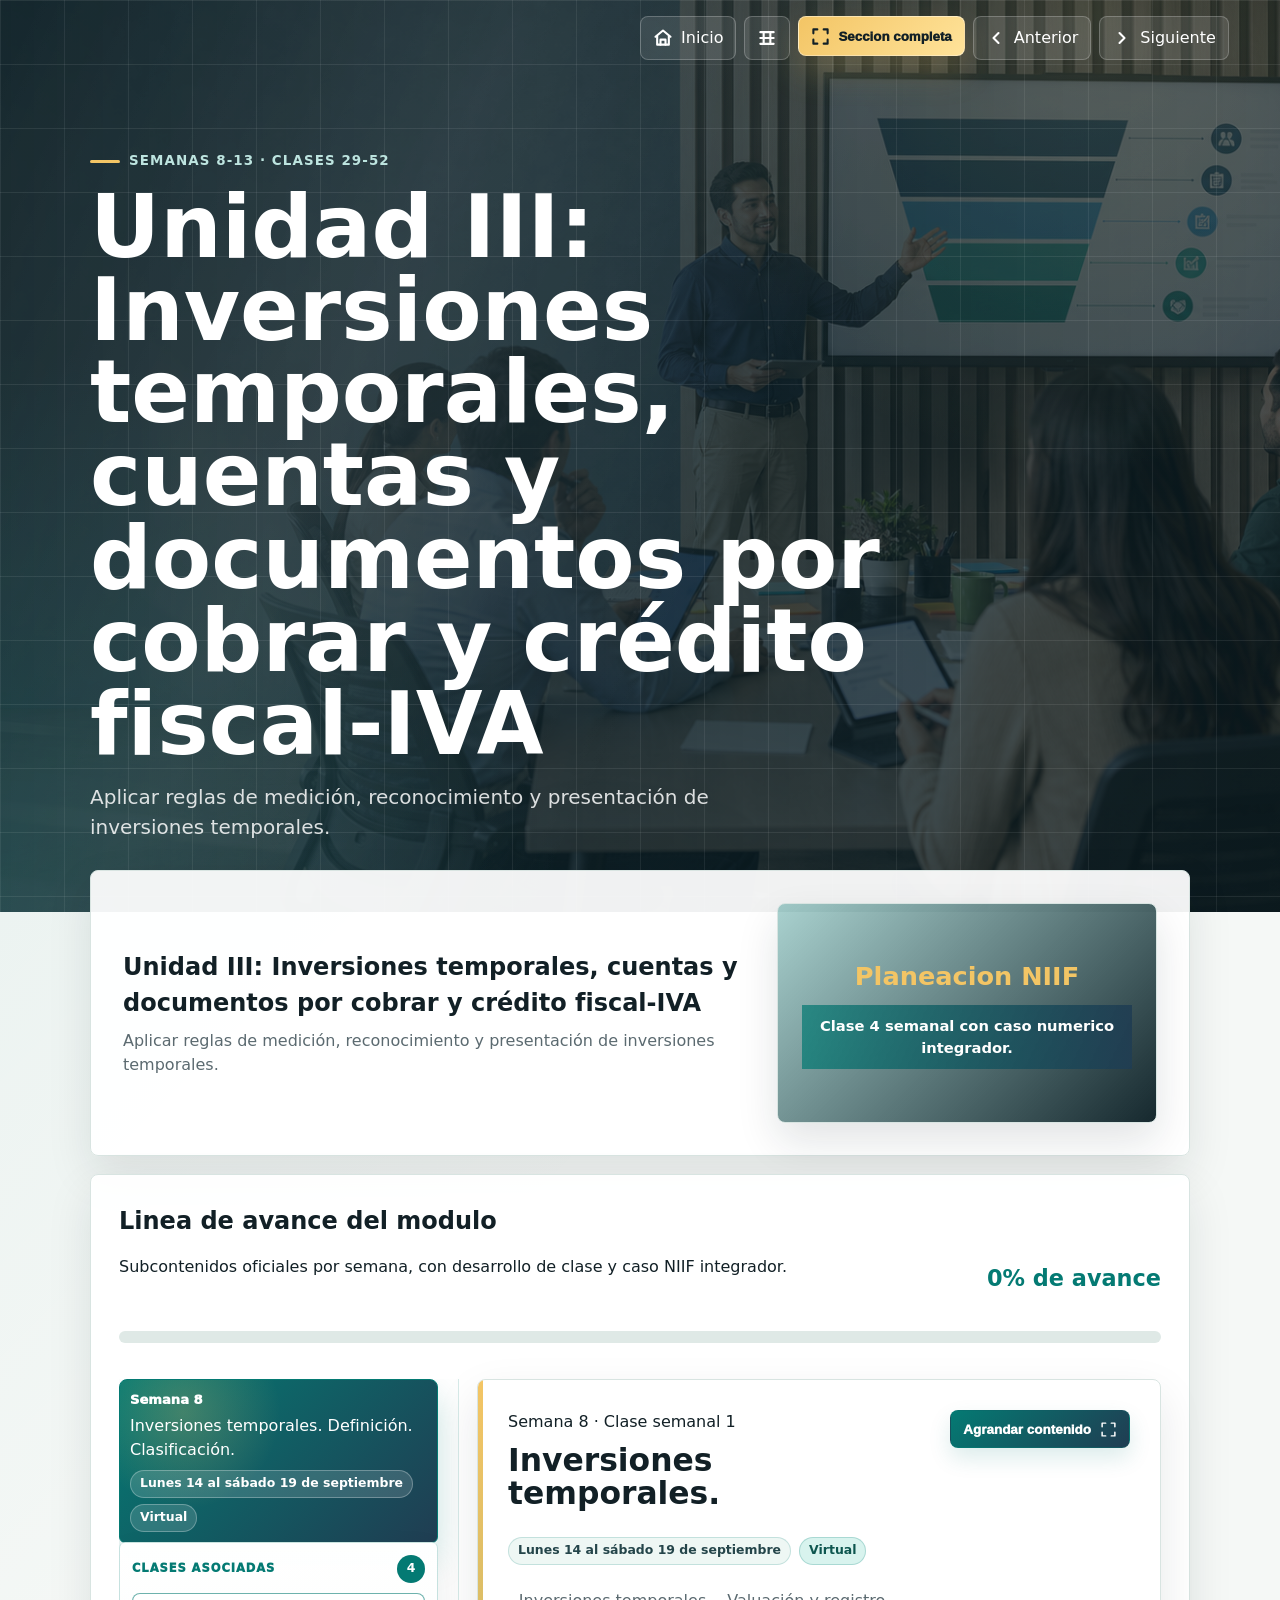
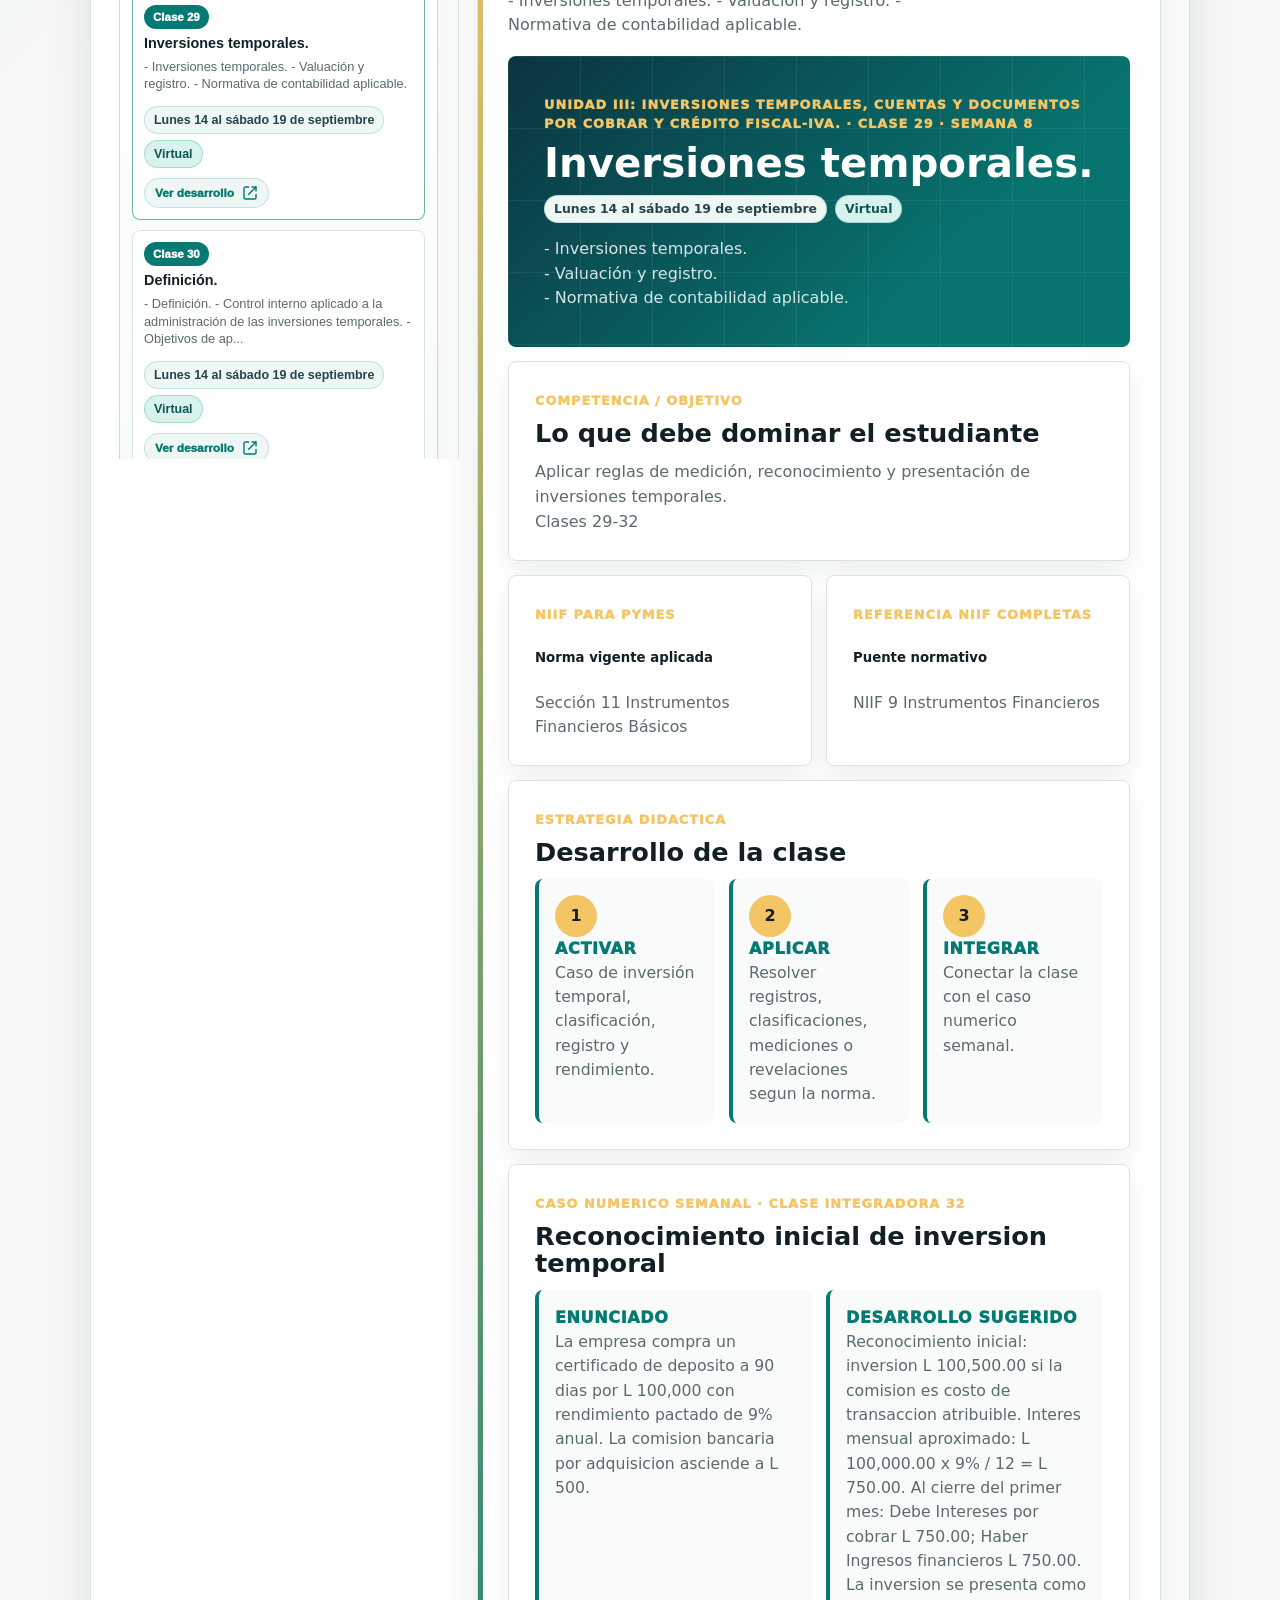
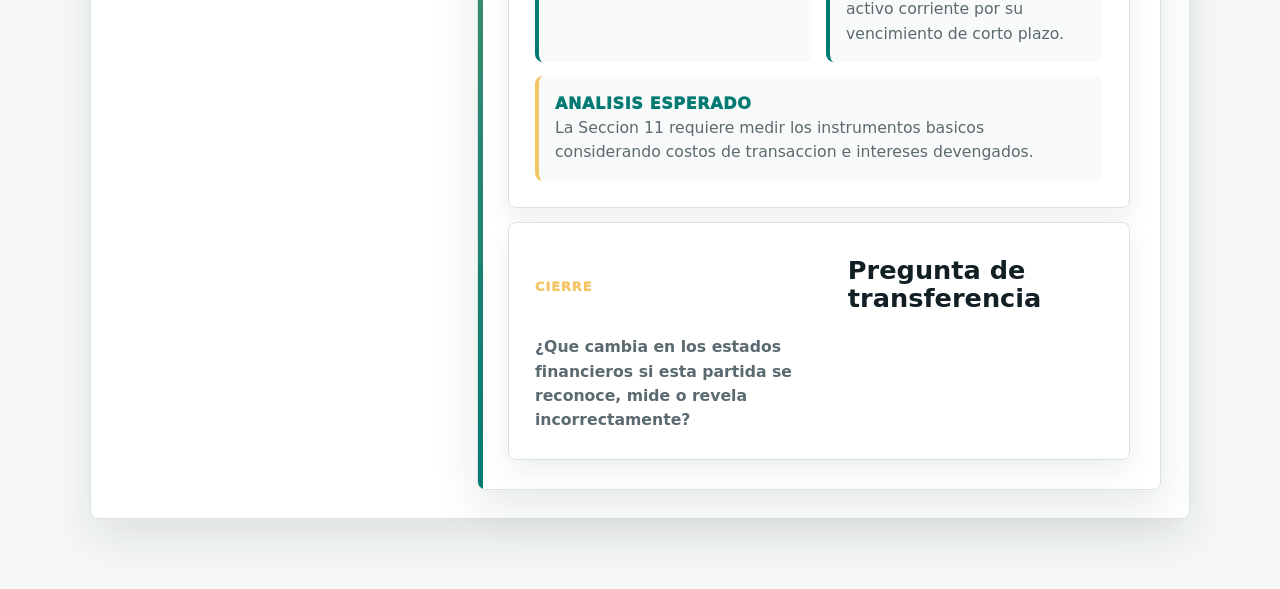
<file: modulo-3-inversiones-cxc-iva.html>
<!doctype html>
<html lang="es">
<head>
  <meta charset="utf-8">
  <meta name="viewport" content="width=device-width, initial-scale=1">
  <title>Unidad III: Inversiones temporales, cuentas y documentos por cobrar y crédito fiscal-IVA | Contabilidad II</title>
  <link rel="stylesheet" href="module-pages.css?v=conta2-calendar-modalidad">
</head>
<body data-custom-module="manual" data-default-class="29">
  <header class="module-hero">
    <nav class="module-nav">
      <a href="index.html" aria-label="Inicio">
        <svg viewBox="0 0 24 24" aria-hidden="true"><path d="M3 10.5 12 3l9 7.5"></path><path d="M5 10v10h14V10"></path><path d="M9 20v-6h6v6"></path></svg>
        <span>Inicio</span>
      </a>
      <a href="index.html?v=matrix-icon#matriz" aria-label="Regresar a la matriz" title="Regresar a la matriz">
        <svg viewBox="0 0 24 24" aria-hidden="true"><path d="M4 5h16"></path><path d="M4 12h16"></path><path d="M4 19h16"></path><path d="M8 5v14"></path><path d="M16 5v14"></path></svg>
      </a>
      <button class="module-nav-fullscreen" type="button" data-current-class-fullscreen aria-label="Seccion completa del modulo" title="Seccion completa">
        <svg viewBox="0 0 24 24" aria-hidden="true"><path d="M8 3H3v5"></path><path d="M16 3h5v5"></path><path d="M21 16v5h-5"></path><path d="M3 16v5h5"></path></svg>
        <span>Seccion completa</span>
      </button>
      <a href="modulo-2-efectivo-bancos.html?class=13" aria-label="Modulo anterior"><svg viewBox="0 0 24 24" aria-hidden="true"><path d="m15 18-6-6 6-6"></path></svg><span>Anterior</span></a>
      <a href="modulo-4-inventarios-anticipados.html?class=53" aria-label="Siguiente modulo"><svg viewBox="0 0 24 24" aria-hidden="true"><path d="M9 18l6-6-6-6"></path></svg><span>Siguiente</span></a>
    </nav>
    <div class="module-hero-inner">
      <span class="eyebrow" data-module-range>Semanas 8-13 · Clases 29-52</span>
      <h1 data-module-title>Unidad III: Inversiones temporales, cuentas y documentos por cobrar y crédito fiscal-IVA</h1>
      <p data-module-summary>Aplicar reglas de medición, reconocimiento y presentación de inversiones temporales.</p>
    </div>
  </header>
  <main class="module-layout module-one accounting-module" data-conta-module></main>
  <script src="module-pages.js?v=conta2-calendar-modalidad"></script>
</body>
</html>
</file>
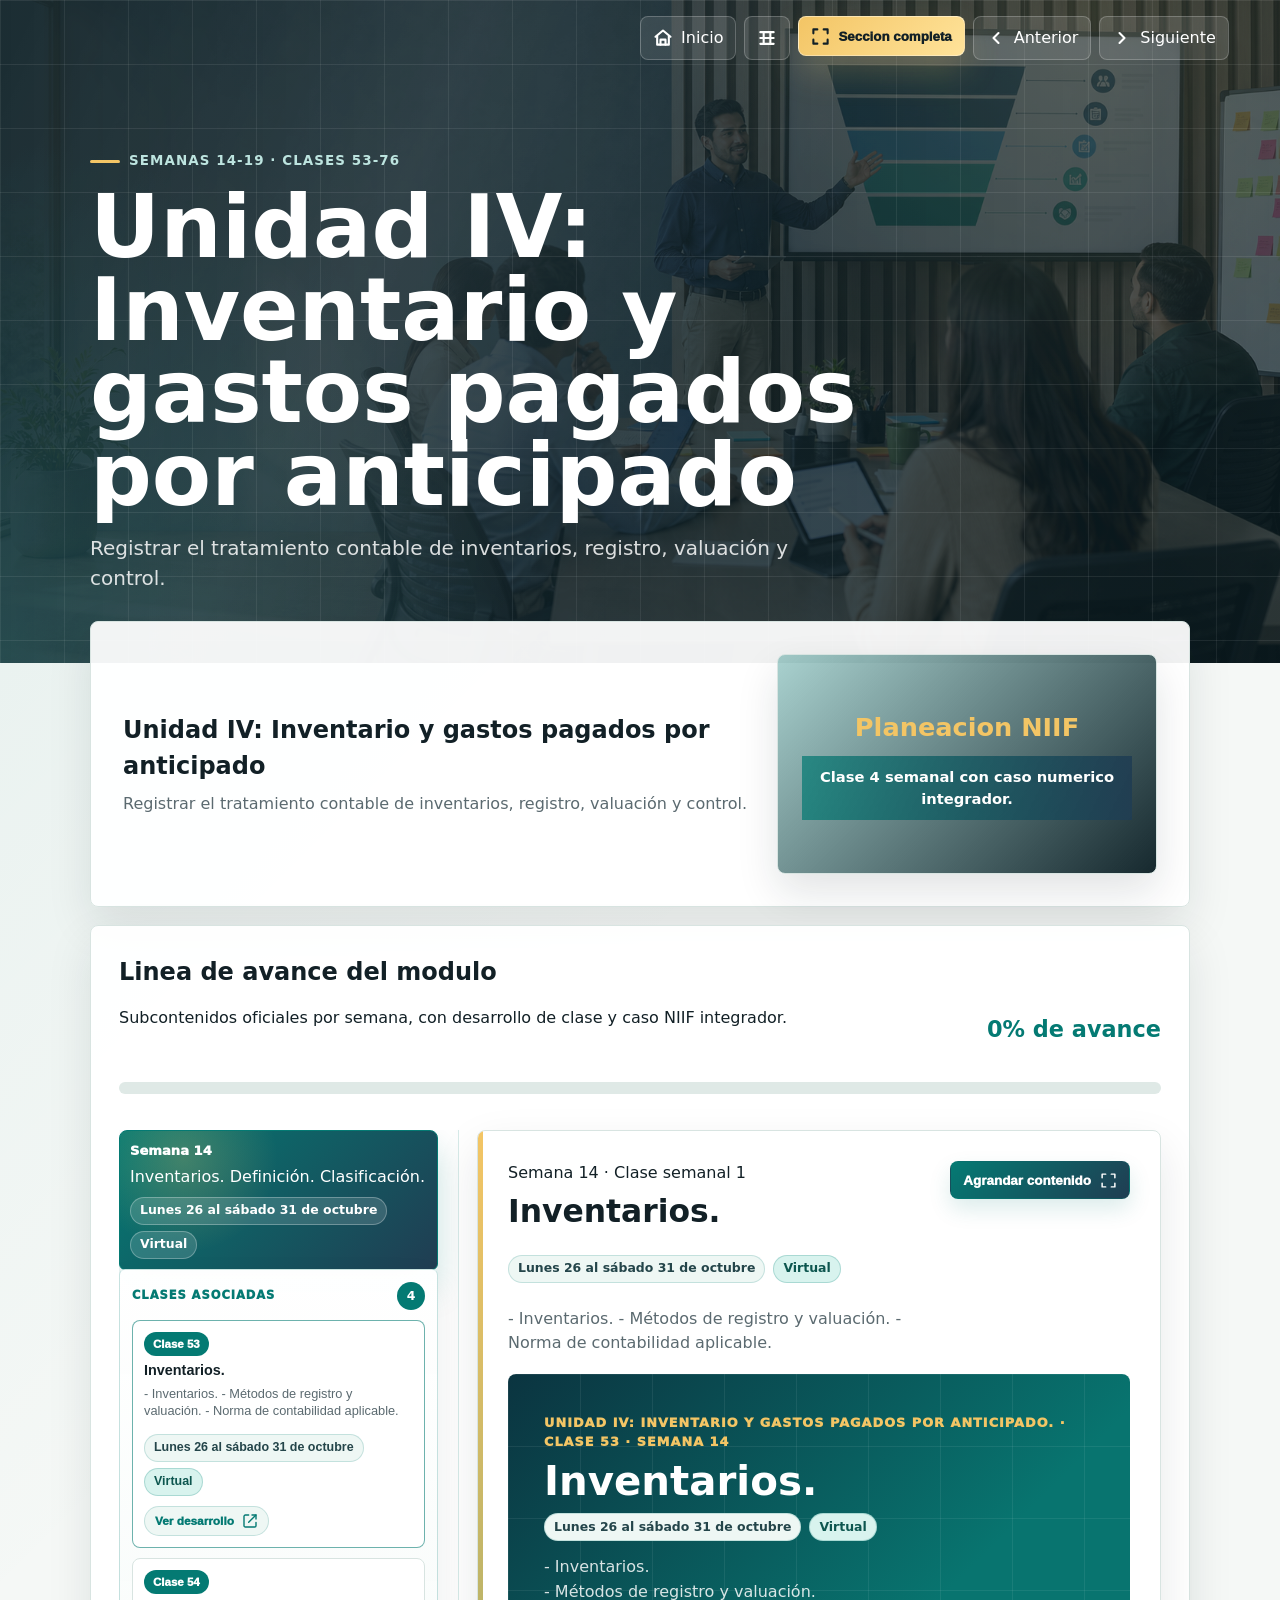
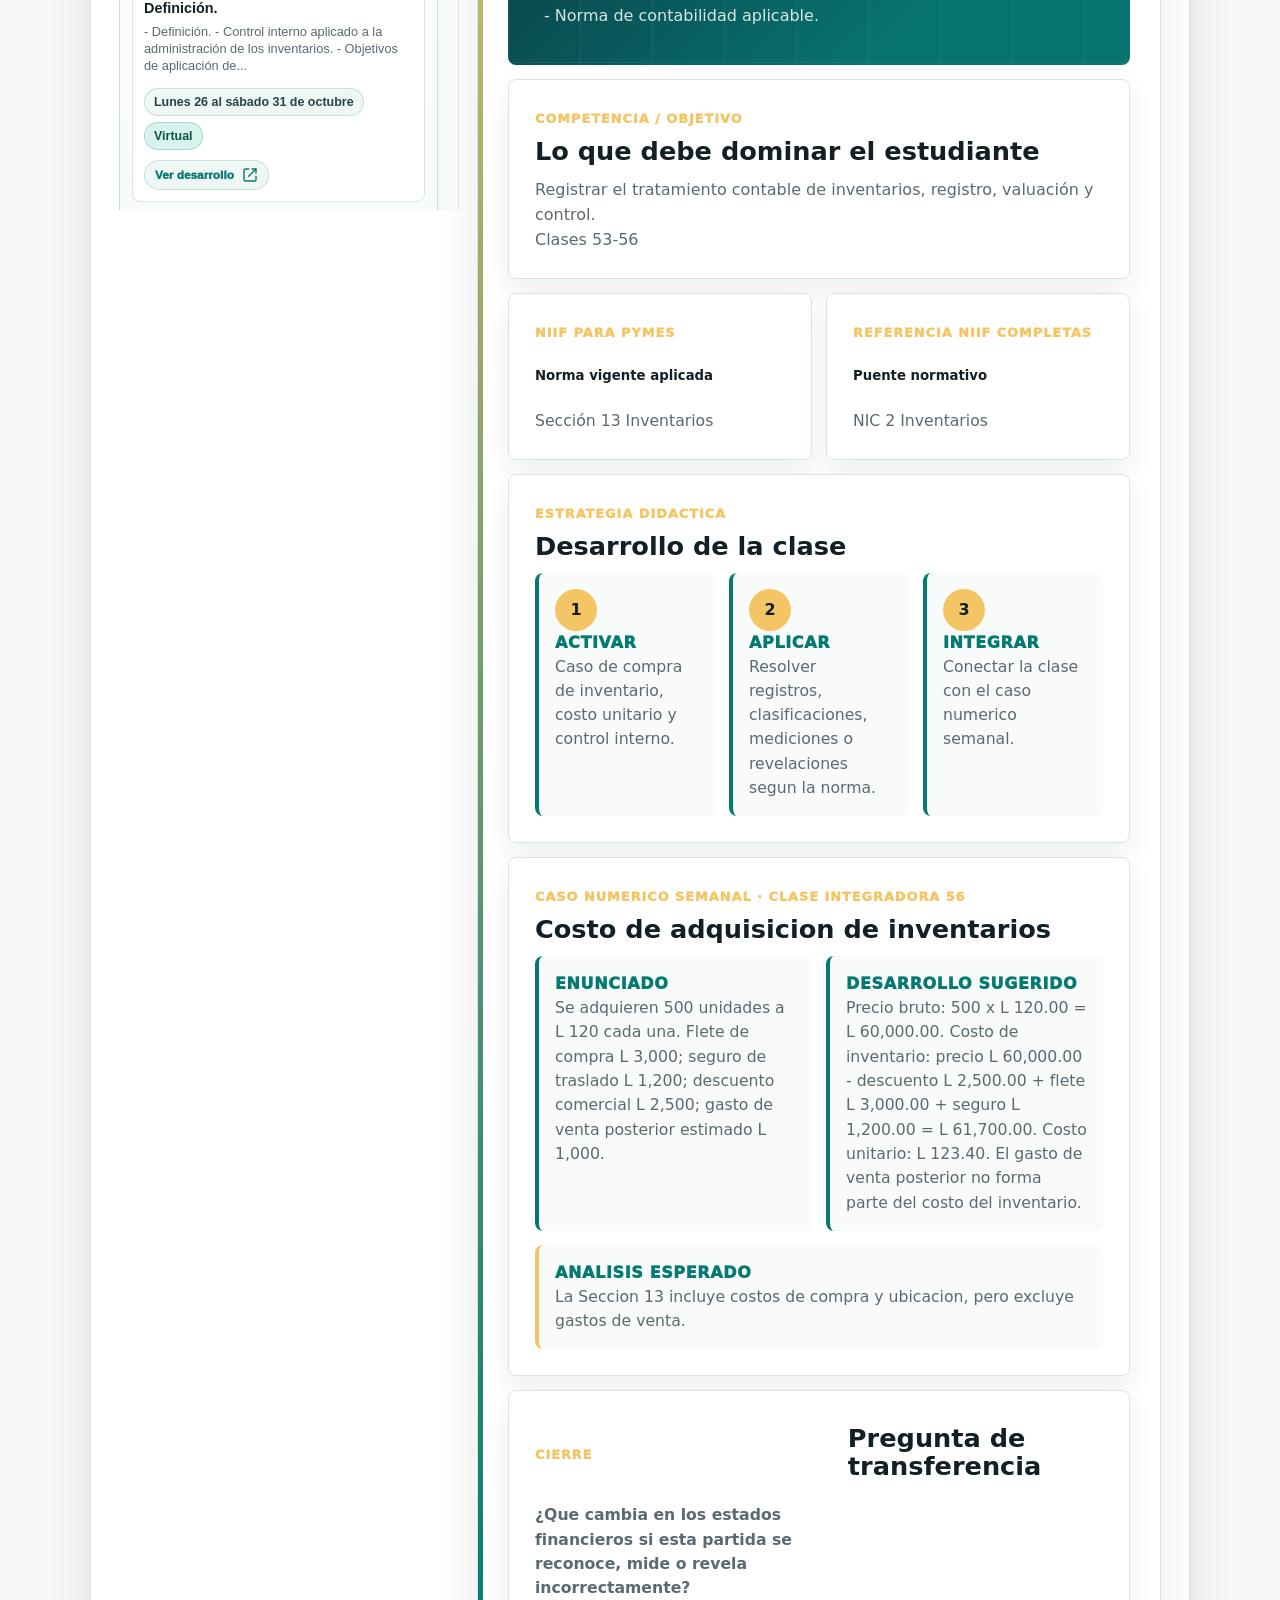
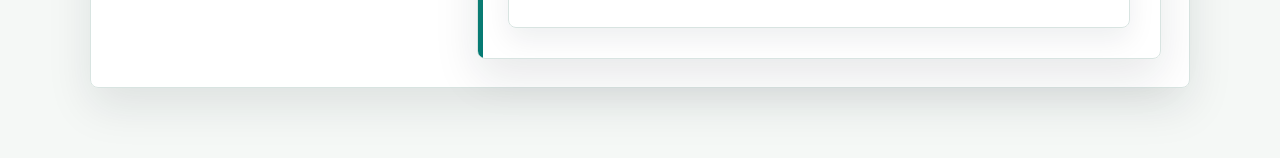
<file: modulo-4-inventarios-anticipados.html>
<!doctype html>
<html lang="es">
<head>
  <meta charset="utf-8">
  <meta name="viewport" content="width=device-width, initial-scale=1">
  <title>Unidad IV: Inventario y gastos pagados por anticipado | Contabilidad II</title>
  <link rel="stylesheet" href="module-pages.css?v=conta2-calendar-modalidad">
</head>
<body data-custom-module="manual" data-default-class="53">
  <header class="module-hero">
    <nav class="module-nav">
      <a href="index.html" aria-label="Inicio">
        <svg viewBox="0 0 24 24" aria-hidden="true"><path d="M3 10.5 12 3l9 7.5"></path><path d="M5 10v10h14V10"></path><path d="M9 20v-6h6v6"></path></svg>
        <span>Inicio</span>
      </a>
      <a href="index.html?v=matrix-icon#matriz" aria-label="Regresar a la matriz" title="Regresar a la matriz">
        <svg viewBox="0 0 24 24" aria-hidden="true"><path d="M4 5h16"></path><path d="M4 12h16"></path><path d="M4 19h16"></path><path d="M8 5v14"></path><path d="M16 5v14"></path></svg>
      </a>
      <button class="module-nav-fullscreen" type="button" data-current-class-fullscreen aria-label="Seccion completa del modulo" title="Seccion completa">
        <svg viewBox="0 0 24 24" aria-hidden="true"><path d="M8 3H3v5"></path><path d="M16 3h5v5"></path><path d="M21 16v5h-5"></path><path d="M3 16v5h5"></path></svg>
        <span>Seccion completa</span>
      </button>
      <a href="modulo-3-inversiones-cxc-iva.html?class=29" aria-label="Modulo anterior"><svg viewBox="0 0 24 24" aria-hidden="true"><path d="m15 18-6-6 6-6"></path></svg><span>Anterior</span></a>
      <a href="cierre.html?class=77" aria-label="Siguiente modulo"><svg viewBox="0 0 24 24" aria-hidden="true"><path d="M9 18l6-6-6-6"></path></svg><span>Siguiente</span></a>
    </nav>
    <div class="module-hero-inner">
      <span class="eyebrow" data-module-range>Semanas 14-19 · Clases 53-76</span>
      <h1 data-module-title>Unidad IV: Inventario y gastos pagados por anticipado</h1>
      <p data-module-summary>Registrar el tratamiento contable de inventarios, registro, valuación y control.</p>
    </div>
  </header>
  <main class="module-layout module-one accounting-module" data-conta-module></main>
  <script src="module-pages.js?v=conta2-calendar-modalidad"></script>
</body>
</html>
</file>
<file: module-pages.css>
:root {
  --ink: #122026;
  --muted: #5b6a70;
  --paper: #f5f8f6;
  --white: #ffffff;
  --teal: #047a73;
  --navy: #203d52;
  --gold: #f3c565;
  --green: #71a03a;
  --line: #d8e4e1;
  --radius: 8px;
}

* { box-sizing: border-box; }

html { scroll-behavior: smooth; }

body {
  margin: 0;
  font-family: Inter, "Segoe UI", system-ui, sans-serif;
  color: var(--ink);
  background: linear-gradient(135deg, rgba(4,122,115,.08), transparent 35%), var(--paper);
  line-height: 1.5;
  overflow-x: hidden;
}

body.motion-ready {
  --mx: 50%;
  --my: 50%;
}

body.motion-ready::before {
  content: "";
  position: fixed;
  inset: 0;
  z-index: -1;
  pointer-events: none;
  background:
    radial-gradient(circle at var(--mx) var(--my), rgba(243,197,101,.18), transparent 28%),
    radial-gradient(circle at calc(100% - var(--mx)) calc(100% - var(--my)), rgba(4,122,115,.14), transparent 24%),
    linear-gradient(135deg, rgba(255,255,255,.35), transparent 42%);
  opacity: .72;
  transition: background-position .2s ease;
}

.module-hero {
  min-height: 56vh;
  color: var(--white);
  background:
    linear-gradient(90deg, rgba(13,32,38,.94), rgba(13,32,38,.72)),
    url("assets/administracion-financiera-hero.png") center / cover;
  position: relative;
  overflow: hidden;
  isolation: isolate;
}

.module-hero::before {
  content: "";
  position: absolute;
  inset: 0;
  background-image: linear-gradient(rgba(255,255,255,.08) 1px, transparent 1px), linear-gradient(90deg, rgba(255,255,255,.07) 1px, transparent 1px);
  background-size: 64px 64px;
  animation: drift 18s linear infinite;
}

.module-hero::after {
  content: "";
  position: absolute;
  inset: -30%;
  z-index: 1;
  pointer-events: none;
  background:
    linear-gradient(115deg, transparent 20%, rgba(255,255,255,.11) 38%, transparent 54%),
    radial-gradient(circle at 72% 20%, rgba(243,197,101,.18), transparent 24%),
    radial-gradient(circle at 18% 82%, rgba(4,122,115,.3), transparent 28%);
  mix-blend-mode: screen;
  opacity: .72;
  animation: auroraSweep 9s ease-in-out infinite alternate;
}

.module-nav {
  position: relative;
  z-index: 2;
  display: flex;
  justify-content: flex-end;
  gap: 8px;
  padding: 16px clamp(16px, 4vw, 56px);
}

.module-nav a {
  min-height: 40px;
  color: var(--white);
  text-decoration: none;
  border: 1px solid rgba(255,255,255,.22);
  border-radius: var(--radius);
  padding: 9px 12px;
  background: rgba(255,255,255,.1);
  display: inline-flex;
  align-items: center;
  gap: 8px;
  transition: transform .24s ease, background .24s ease, border-color .24s ease, box-shadow .24s ease;
}

.module-nav a:hover {
  transform: translateY(-2px);
  background: rgba(255,255,255,.18);
  border-color: rgba(255,255,255,.34);
  box-shadow: 0 14px 28px rgba(0,0,0,.16);
}

.module-nav a svg {
  width: 20px;
  height: 20px;
  flex: 0 0 auto;
  stroke: currentColor;
  stroke-width: 2.1;
  fill: none;
  stroke-linecap: round;
  stroke-linejoin: round;
}

.module-nav a svg *,
.module-nav button svg * {
  fill: none !important;
  stroke: currentColor !important;
  vector-effect: non-scaling-stroke;
}

.module-nav button {
  width: 40px;
  height: 40px;
  display: inline-grid;
  place-items: center;
  border: 1px solid rgba(255,255,255,.22);
  border-radius: var(--radius);
  color: var(--white);
  background: rgba(255,255,255,.1);
  cursor: pointer;
  transition: transform .24s ease, background .24s ease, border-color .24s ease, box-shadow .24s ease;
}

.module-nav .module-nav-fullscreen {
  width: auto;
  min-width: 40px;
  display: inline-flex;
  align-items: center;
  justify-content: center;
  gap: 8px;
  padding: 9px 12px;
  color: #122026;
  background: linear-gradient(135deg, var(--gold), #ffe39a);
  border-color: rgba(255,255,255,.4);
  box-shadow: 0 16px 34px rgba(243,197,101,.22);
  font-weight: 950;
}

.module-nav .module-nav-fullscreen:hover {
  background: linear-gradient(135deg, #ffe39a, var(--gold));
  border-color: rgba(255,255,255,.58);
}

.module-nav .module-nav-fullscreen svg {
  width: 19px;
  height: 19px;
}

.module-nav button:hover {
  transform: translateY(-2px);
  background: rgba(255,255,255,.18);
  border-color: rgba(255,255,255,.34);
  box-shadow: 0 14px 28px rgba(0,0,0,.16);
}

.module-nav button svg {
  width: 21px;
  height: 21px;
  stroke: currentColor;
  stroke-width: 2.1;
  fill: none;
  stroke-linecap: round;
  stroke-linejoin: round;
}

.module-hero-inner {
  position: relative;
  z-index: 2;
  width: min(1100px, calc(100% - 32px));
  margin: 0 auto;
  padding: 70px 0;
  animation: rise .75s ease both;
}

.eyebrow {
  display: inline-flex;
  align-items: center;
  gap: 9px;
  color: #bde4df;
  font-weight: 900;
  letter-spacing: .08em;
  text-transform: uppercase;
  font-size: .84rem;
}

.eyebrow::before {
  content: "";
  width: 30px;
  height: 3px;
  border-radius: 999px;
  background: var(--gold);
}

h1 {
  max-width: 880px;
  margin: 14px 0 16px;
  font-size: clamp(2.4rem, 7vw, 5.4rem);
  line-height: .96;
}

.motion-ready h1 {
  background: linear-gradient(90deg, #ffffff 0%, #ffffff 44%, #dff8f4 58%, #f5d27d 76%, #ffffff 100%);
  background-size: 220% auto;
  color: transparent;
  -webkit-background-clip: text;
  background-clip: text;
  animation: titleSheen 7s ease-in-out infinite;
}

.hero-dynamic {
  display: inline-flex;
  flex-wrap: wrap;
  align-items: center;
  gap: 8px;
  width: fit-content;
  margin-top: 22px;
  padding: 8px 12px;
  border: 1px solid rgba(255,255,255,.24);
  border-radius: 999px;
  color: rgba(255,255,255,.92);
  background: rgba(255,255,255,.11);
  box-shadow: 0 16px 38px rgba(0,0,0,.18);
  backdrop-filter: blur(14px);
  animation: dynamicEnter .72s ease both .28s;
}

.hero-dynamic-label {
  color: rgba(255,255,255,.7);
  font-size: .82rem;
  font-weight: 800;
  letter-spacing: .08em;
  text-transform: uppercase;
}

.hero-dynamic-word {
  min-width: 170px;
  color: var(--gold);
  font-weight: 950;
  letter-spacing: 0;
}

.hero-dynamic-word.switching {
  animation: wordSwitch .42s ease both;
}

.module-result-badge {
  display: inline-flex;
  align-items: center;
  width: fit-content;
  min-height: 36px;
  margin: -2px 0 18px;
  padding: 8px 12px;
  border-radius: 999px;
  color: var(--ink);
  background: var(--gold);
  font-weight: 950;
  box-shadow: 0 12px 28px rgba(0,0,0,.18);
  animation: badgePulse .7s ease both;
}

.module-result-badge.failed {
  color: var(--white);
  background: #b44a3f;
}

.module-hero p {
  max-width: 720px;
  margin: 0;
  color: rgba(255,255,255,.84);
  font-size: clamp(1.02rem, 2vw, 1.25rem);
}

.module-layout {
  width: min(1100px, calc(100% - 32px));
  margin: -42px auto 70px;
  position: relative;
  z-index: 3;
}

.intro-card,
.topic-card,
.action-band,
.timeline,
.learning-panel,
.lesson-card {
  border: 1px solid var(--line);
  border-radius: var(--radius);
  background: rgba(255,255,255,.94);
  box-shadow: 0 18px 45px rgba(18,32,38,.1);
}

.motion-ready .intro-card,
.motion-ready .learning-panel,
.motion-ready .lesson-card,
.motion-ready .impact-sheet,
.motion-ready .evaluation-info-card {
  position: relative;
  overflow: hidden;
}

.motion-ready .learning-panel {
  overflow: visible;
}

.motion-ready .intro-card::before,
.motion-ready .learning-panel::before,
.motion-ready .lesson-card::before,
.motion-ready .impact-sheet::before {
  content: "";
  position: absolute;
  inset: 0;
  pointer-events: none;
  background:
    linear-gradient(120deg, transparent, rgba(255,255,255,.48), transparent),
    radial-gradient(circle at var(--mx) var(--my), rgba(243,197,101,.14), transparent 30%);
  opacity: 0;
  transform: translateX(-36%);
  transition: opacity .35s ease, transform .7s ease;
}

.motion-ready .intro-card:hover::before,
.motion-ready .learning-panel:hover::before,
.motion-ready .lesson-card:hover::before,
.motion-ready .impact-sheet:hover::before {
  opacity: .85;
  transform: translateX(36%);
}

.intro-card {
  padding: clamp(20px, 3vw, 32px);
}

.objective-card {
  display: grid;
  grid-template-columns: minmax(0, 1fr) minmax(260px, 380px);
  gap: 22px;
  align-items: center;
}

.objective-video {
  border: 1px solid var(--line);
  border-radius: var(--radius);
  overflow: hidden;
  background: #0d2026;
  box-shadow: 0 18px 42px rgba(18,32,38,.12);
  transform-style: preserve-3d;
  transition: transform .42s ease, box-shadow .42s ease, border-color .42s ease;
}

.objective-video:hover {
  border-color: rgba(243,197,101,.55);
  transform: translateY(-5px) perspective(900px) rotateX(1.5deg) rotateY(-1.5deg);
  box-shadow: 0 28px 60px rgba(18,32,38,.22);
}

.objective-video video {
  display: block;
  width: 100%;
  aspect-ratio: 16 / 9;
  object-fit: cover;
  background: #000;
}

.objective-video.video-empty {
  min-height: 220px;
  display: grid;
  place-items: center;
  align-content: center;
  gap: 10px;
  padding: 24px;
  color: rgba(255,255,255,.86);
  text-align: center;
  background:
    linear-gradient(135deg, rgba(4,122,115,.34), rgba(13,32,38,.96)),
    repeating-linear-gradient(135deg, rgba(255,255,255,.055) 0 1px, transparent 1px 16px);
}

.objective-video.video-empty strong {
  display: block;
  color: var(--gold);
  font-size: clamp(1.25rem, 2vw, 1.7rem);
}

.objective-video span {
  display: block;
  padding: 10px 12px;
  color: var(--white);
  font-weight: 800;
  font-size: .92rem;
  background: linear-gradient(90deg, rgba(4,122,115,.72), rgba(32,61,82,.92));
}

.intro-card h2,
.action-band h2 {
  margin: 0 0 8px;
}

.intro-card p,
.topic-card p,
.action-band p {
  margin: 0;
  color: var(--muted);
}

.content-grid {
  display: grid;
  grid-template-columns: repeat(4, 1fr);
  gap: 14px;
  margin-top: 18px;
}

.topic-card {
  min-height: 230px;
  padding: 18px;
  transition: transform .28s ease, box-shadow .28s ease, border-color .28s ease;
}

.topic-card:hover {
  transform: translateY(-7px);
  border-color: rgba(4,122,115,.42);
  box-shadow: 0 24px 50px rgba(18,32,38,.14);
}

.topic-card span {
  width: 42px;
  height: 42px;
  display: grid;
  place-items: center;
  border-radius: var(--radius);
  color: var(--white);
  background: var(--teal);
  font-weight: 900;
}

.topic-card h3 {
  margin: 18px 0 8px;
}

.timeline {
  display: grid;
  grid-template-columns: repeat(4, 1fr);
  gap: 1px;
  overflow: hidden;
  margin-top: 18px;
  background: var(--line);
}

.timeline div {
  background: var(--white);
  padding: 18px;
  min-height: 120px;
}

.timeline strong {
  color: var(--teal);
  font-size: 1.6rem;
}

.timeline span {
  display: block;
  margin-top: 6px;
  color: var(--muted);
  font-weight: 800;
}

.action-band {
  margin-top: 18px;
  padding: 22px;
  border-left: 6px solid var(--gold);
}

.learning-panel {
  margin-top: 18px;
  padding: clamp(18px, 3vw, 28px);
  overflow: visible;
  display: grid;
  grid-template-columns: 300px 1fr;
  gap: 18px;
}

.learning-head {
  display: grid;
  grid-template-columns: 1fr auto;
  gap: 16px;
  align-items: end;
  margin-bottom: 18px;
  grid-column: 1 / -1;
}

.learning-head h2 {
  margin: 0;
}

.progress-text {
  color: var(--teal);
  font-size: 1.4rem;
  font-weight: 900;
}

.progress-track {
  height: 12px;
  border-radius: 999px;
  background: #dfe9e6;
  overflow: hidden;
  margin-bottom: 18px;
  grid-column: 1 / -1;
  position: relative;
}

.progress-fill {
  display: block;
  width: 0%;
  height: 100%;
  border-radius: inherit;
  background: linear-gradient(90deg, var(--teal), var(--green), var(--gold));
  position: relative;
  overflow: hidden;
  transition: width .58s cubic-bezier(.22, 1, .36, 1);
}

.progress-fill::after {
  content: "";
  position: absolute;
  inset: 0;
  background: linear-gradient(90deg, transparent, rgba(255,255,255,.72), transparent);
  transform: translateX(-100%);
  animation: progressShine 2.6s ease-in-out infinite;
}

.step-line {
  display: grid;
  grid-template-columns: 1fr;
  align-self: start;
  gap: 10px;
  margin-bottom: 0;
  position: sticky;
  top: 18px;
  min-height: 0;
  max-height: min(680px, calc(100dvh - 110px));
  overflow-y: scroll;
  overscroll-behavior: contain;
  padding-right: 10px;
  border-right: 1px solid rgba(4,122,115,.16);
  scrollbar-gutter: stable;
  scrollbar-color: rgba(4,122,115,.45) rgba(4,122,115,.08);
  scrollbar-width: thin;
}

.step-line::-webkit-scrollbar {
  width: 12px;
}

.step-line::-webkit-scrollbar-track {
  border-radius: 999px;
  background: rgba(4,122,115,.08);
}

.step-line::-webkit-scrollbar-thumb {
  border-radius: 999px;
  background: rgba(4,122,115,.42);
}

.step-filter-item {
  display: grid;
  gap: 0;
}

.step-chip {
  cursor: pointer;
  min-height: 58px;
  border: 1px solid var(--line);
  border-radius: var(--radius);
  background: #f7fbf9;
  padding: 10px;
  color: var(--muted);
  text-align: left;
  font: inherit;
  position: relative;
  overflow: hidden;
  transition: transform .24s ease, border-color .24s ease, background .24s ease, color .24s ease, box-shadow .24s ease;
}

.step-chip strong,
.step-chip span {
  position: relative;
  z-index: 1;
  display: block;
}

.step-chip strong {
  margin-bottom: 4px;
  color: inherit;
  font-size: .82rem;
  font-weight: 950;
}

.schedule-chips {
  display: flex;
  flex-wrap: wrap;
  gap: 8px;
  margin: 10px 0 14px;
}

.schedule-chips.compact {
  gap: 6px;
  margin: 8px 0 0;
}

.schedule-chip {
  display: inline-flex;
  align-items: center;
  width: fit-content;
  min-height: 28px;
  border: 1px solid rgba(4,122,115,.18);
  border-radius: 999px;
  padding: 5px 9px;
  color: var(--ink);
  background: rgba(255,255,255,.84);
  font-size: .78rem;
  font-weight: 900;
  line-height: 1.15;
}

.schedule-chip.date {
  color: #24454a;
  background: #eef7f4;
}

.schedule-chip.modality.presencial {
  color: #143b60;
  background: #dcecff;
  border-color: rgba(45,109,171,.22);
}

.schedule-chip.modality.virtual {
  color: #0d564f;
  background: #d8f3ee;
  border-color: rgba(4,122,115,.22);
}

.schedule-chip.modality.mixed {
  color: #0d3b4f;
  background: #d9fbfb;
  border-color: rgba(0,188,188,.28);
}

.schedule-chip.detail {
  color: #5e4a12;
  background: #fff4c9;
  border-color: rgba(243,197,101,.5);
}

.schedule-chip.event {
  color: #0d531c;
  background: #d9f7ca;
  border-color: rgba(57,179,72,.28);
}

.step-chip.active .schedule-chip {
  border-color: rgba(255,255,255,.28);
  color: var(--white);
  background: rgba(255,255,255,.14);
}

.step-chip.active .schedule-chip.event {
  color: var(--ink);
  background: var(--gold);
}

.step-chip::before {
  content: "";
  position: absolute;
  inset: 0;
  background: radial-gradient(circle at 20% 20%, rgba(243,197,101,.24), transparent 34%);
  opacity: 0;
  transition: opacity .28s ease;
}

.step-chip:hover,
.step-chip.active {
  transform: translateY(-2px);
  color: var(--ink);
  background: #ffffff;
  border-color: rgba(4,122,115,.48);
}

.step-chip:hover::before,
.step-chip.active::before {
  opacity: 1;
}

.step-chip.active {
  color: var(--white);
  background: linear-gradient(135deg, var(--teal), var(--navy));
  border-color: var(--teal);
  box-shadow: 0 18px 34px rgba(4,122,115,.22);
}

.step-filter-item.active > .step-chip,
.step-filter-item:has(.step-chip.active) > .step-chip {
  border-bottom-right-radius: 6px;
  border-bottom-left-radius: 6px;
}

.step-chip.complete {
  color: var(--ink);
  background: rgba(4,122,115,.1);
  border-color: rgba(4,122,115,.4);
}

.step-chip.complete.active {
  color: var(--white);
  background: linear-gradient(135deg, var(--teal), var(--green));
}

.step-chip[data-result]::after {
  content: attr(data-result);
  display: inline-flex;
  width: fit-content;
  margin-top: 8px;
  padding: 4px 8px;
  border-radius: 999px;
  color: var(--ink);
  background: var(--gold);
  font-size: .76rem;
  font-weight: 950;
}

.step-chip.exam-failed::after {
  color: var(--white);
  background: #b44a3f;
}

.step-filter-item > .lesson-class-panel {
  display: none;
  margin: -1px 0 8px;
  padding: 12px;
  border-color: rgba(4,122,115,.22);
  border-top-color: rgba(4,122,115,.1);
  border-top-right-radius: 6px;
  border-top-left-radius: 6px;
  background:
    linear-gradient(180deg, rgba(255,255,255,.96), rgba(238,247,244,.94));
  box-shadow: 0 16px 34px rgba(18,32,38,.08);
  animation: drawerOpen .28s ease both;
}

.step-filter-item.active > .lesson-class-panel,
.step-filter-item:has(.step-chip.active) > .lesson-class-panel {
  display: block;
}

.step-filter-item > .lesson-class-panel .lesson-class-head {
  margin-bottom: 10px;
}

.step-filter-item > .lesson-class-panel .lesson-class-head span {
  font-size: .72rem;
}

.step-filter-item > .lesson-class-panel .lesson-class-head strong {
  min-width: 28px;
  height: 28px;
  font-size: .78rem;
}

.step-filter-item > .lesson-class-panel .lesson-class-grid {
  grid-template-columns: 1fr;
}

.step-filter-item > .lesson-class-panel .lesson-class-card {
  min-height: 0;
  gap: 6px;
  padding: 11px;
  box-shadow: none;
}

.step-filter-item > .lesson-class-panel .lesson-class-card .lesson-class-badge {
  min-height: 24px;
  font-size: .72rem;
}

.step-filter-item > .lesson-class-panel .lesson-class-card strong {
  font-size: .9rem;
}

.step-filter-item > .lesson-class-panel .lesson-class-card small {
  font-size: .8rem;
}

.step-filter-item > .lesson-class-panel .lesson-class-cta {
  min-height: 30px;
  padding: 6px 10px;
  font-size: .74rem;
}

.lesson-list {
  display: grid;
  gap: 14px;
  min-width: 0;
}

.lesson-card {
  position: relative;
  display: none;
  min-height: 520px;
  padding: clamp(22px, 4vw, 38px);
  overflow: hidden;
}

.lesson-card.active {
  display: block;
  opacity: 1;
  transform: translateY(0);
}

.development-fullscreen {
  position: fixed;
  inset: 0;
  z-index: 95;
  display: none;
  padding: clamp(18px, 4vw, 54px);
  color: var(--ink);
  background:
    linear-gradient(135deg, rgba(4,122,115,.08), transparent 38%),
    var(--paper);
  overflow: auto;
}

.development-fullscreen.open {
  display: block;
  animation: fullscreenFade .34s ease both;
}

.development-fullscreen-inner {
  width: min(1420px, 100%);
  min-height: calc(100dvh - clamp(36px, 8vw, 108px));
  margin: 0 auto;
  display: grid;
  grid-template-rows: auto 1fr;
  gap: 22px;
}

.development-fullscreen-head {
  display: grid;
  grid-template-columns: 1fr auto;
  gap: 16px;
  align-items: start;
}

.development-fullscreen-head h2 {
  margin: 8px 0 8px;
  font-size: clamp(2.2rem, 5vw, 4.4rem);
  line-height: .98;
}

.development-fullscreen-head p {
  max-width: 860px;
  margin: 0;
  color: var(--muted);
  font-size: 1.05rem;
  line-height: 1.7;
}

.fullscreen-actions {
  display: flex;
  align-items: center;
  gap: 8px;
}

.matrix-return {
  width: 42px;
  height: 42px;
  min-height: 42px;
  display: inline-grid;
  place-items: center;
  border: 1px solid var(--line);
  border-radius: var(--radius);
  padding: 0;
  color: var(--teal);
  background: #f7fbf9;
  text-decoration: none;
  font-weight: 950;
  transition: transform .24s ease, box-shadow .24s ease, background .24s ease, border-color .24s ease;
}

.matrix-return:hover {
  transform: translateY(-2px);
  border-color: rgba(4,122,115,.42);
  background: #eef8f5;
  box-shadow: 0 14px 28px rgba(18,32,38,.14);
}

.matrix-return svg {
  width: 20px;
  height: 20px;
  fill: none;
  stroke: currentColor;
  stroke-width: 2.2;
  stroke-linecap: round;
  stroke-linejoin: round;
}

.fullscreen-close {
  width: 42px;
  height: 42px;
  display: inline-grid;
  place-items: center;
  border: 1px solid var(--line);
  border-radius: var(--radius);
  background: #f7fbf9;
  color: var(--teal);
  cursor: pointer;
  transition: transform .24s ease, box-shadow .24s ease, background .24s ease, border-color .24s ease;
}

.fullscreen-close:hover {
  transform: translateY(-2px) scale(1.03);
  border-color: rgba(4,122,115,.42);
  box-shadow: 0 14px 28px rgba(18,32,38,.14);
}

.fullscreen-close {
  background: var(--navy);
  border-color: var(--navy);
  color: var(--white);
}

.fullscreen-close svg {
  width: 20px;
  height: 20px;
  fill: none;
  stroke: currentColor;
  stroke-width: 2.35;
  stroke-linecap: round;
  stroke-linejoin: round;
}

.development-fullscreen-grid {
  display: grid;
  grid-template-columns: 1.2fr .8fr;
  gap: 18px;
}

.section-fullscreen .development-fullscreen-grid {
  display: block;
}

.development-fullscreen-grid:has(.impact-slide) {
  grid-template-columns: 1fr;
  gap: clamp(24px, 4vw, 46px);
}

.development-fullscreen .development-box {
  min-height: 58vh;
  padding: clamp(20px, 3vw, 34px);
  background: var(--white);
  box-shadow: 0 22px 60px rgba(18,32,38,.1);
}

.development-fullscreen .content-slide {
  min-height: 64vh;
  background: var(--white);
}

.section-fullscreen .development-fullscreen-inner {
  width: min(1700px, calc(100% - 24px));
}

.section-fullscreen-browser {
  display: grid;
  grid-template-columns: minmax(320px, 420px) minmax(0, 1fr);
  gap: clamp(16px, 2.4vw, 28px);
  align-items: start;
}

.section-class-browser,
.section-class-stage {
  border: 1px solid rgba(4,122,115,.14);
  border-radius: var(--radius);
  background: rgba(255,255,255,.78);
  box-shadow: 0 18px 42px rgba(18,32,38,.08);
}

.section-class-browser {
  position: sticky;
  top: 0;
  max-height: calc(100dvh - 170px);
  overflow: auto;
  padding: 16px;
}

.section-class-browser-head {
  display: flex;
  align-items: center;
  justify-content: space-between;
  gap: 12px;
  margin-bottom: 14px;
}

.section-class-browser-head strong {
  width: 42px;
  height: 42px;
  display: inline-grid;
  place-items: center;
  border-radius: 50%;
  color: var(--white);
  background: var(--teal);
  font-size: 1.05rem;
}

.section-class-list {
  display: grid;
  gap: 10px;
}

.section-class-option {
  display: grid;
  gap: 8px;
  width: 100%;
  min-height: 112px;
  border: 1px solid rgba(4,122,115,.14);
  border-radius: var(--radius);
  padding: 14px;
  text-align: left;
  color: var(--ink);
  background: rgba(255,255,255,.82);
  cursor: pointer;
  transition: transform .22s ease, border-color .22s ease, box-shadow .22s ease, background .22s ease;
}

.section-class-option:hover,
.section-class-option.active {
  transform: translateY(-2px);
  border-color: rgba(4,122,115,.42);
  background: linear-gradient(135deg, rgba(4,122,115,.1), rgba(243,197,101,.08)), var(--white);
  box-shadow: 0 16px 30px rgba(18,32,38,.1);
}

.section-class-option span {
  width: fit-content;
  border-radius: 999px;
  padding: 5px 10px;
  color: var(--white);
  background: var(--teal);
  font-size: .78rem;
  font-weight: 950;
}

.section-class-option strong {
  font-size: 1.02rem;
  line-height: 1.14;
}

.section-class-option small {
  color: var(--muted);
  font-size: .88rem;
  line-height: 1.35;
}

.section-class-stage {
  min-height: calc(100dvh - 170px);
  padding: clamp(18px, 2.2vw, 30px);
}

.section-class-empty {
  min-height: 220px;
  display: flex;
  flex-direction: column;
  align-content: center;
  justify-content: center;
  gap: 14px;
  border-radius: var(--radius);
  border: 1px solid rgba(4,122,115,.14);
  padding: clamp(20px, 3vw, 34px);
  color: var(--ink);
  background:
    linear-gradient(135deg, rgba(4,122,115,.08), rgba(243,197,101,.08)),
    var(--white);
}

.section-class-active-head h3 {
  max-width: 920px;
  margin: 0;
  font-size: clamp(2rem, 4.2vw, 4.3rem);
  line-height: 1.02;
}

.section-class-empty h3 {
  max-width: 720px;
  margin: 0;
  font-size: clamp(1.55rem, 2.2vw, 2.35rem);
  line-height: 1.08;
}

.section-class-active-head p {
  max-width: 820px;
  margin: 0;
  color: var(--muted);
  font-size: 1.05rem;
  line-height: 1.6;
}

.section-class-empty p {
  max-width: 660px;
  margin: 0;
  color: var(--muted);
  font-size: 1rem;
  line-height: 1.55;
}

.section-class-active-head {
  display: grid;
  grid-template-columns: minmax(0, 1fr) auto;
  align-items: start;
  gap: 16px;
  margin-bottom: 18px;
}

.section-class-expand {
  min-height: 42px;
  display: inline-flex;
  align-items: center;
  justify-content: center;
  gap: 9px;
  border: 1px solid rgba(4,122,115,.25);
  border-radius: var(--radius);
  padding: 10px 13px;
  color: var(--white);
  background: linear-gradient(135deg, var(--teal), var(--navy));
  box-shadow: 0 14px 30px rgba(4,122,115,.18);
  font-weight: 950;
  white-space: nowrap;
  cursor: pointer;
  transition: transform .22s ease, box-shadow .22s ease;
}

.section-class-expand:hover {
  transform: translateY(-2px);
  box-shadow: 0 18px 36px rgba(4,122,115,.25);
}

.section-class-expand svg {
  width: 18px;
  height: 18px;
  fill: none;
  stroke: currentColor;
  stroke-width: 2.1;
  stroke-linecap: round;
  stroke-linejoin: round;
}

body.lesson-fullscreen {
  overflow: hidden;
}

.lesson-card::before {
  content: "";
  position: absolute;
  inset: 0 auto 0 0;
  width: 5px;
  background: linear-gradient(180deg, var(--gold), var(--teal));
}

.lesson-card.complete {
  border-color: rgba(4,122,115,.45);
}

.lesson-card.active .lesson-development {
  animation: contentRefresh .5s cubic-bezier(.22, 1, .36, 1) both;
}

.lesson-top {
  display: grid;
  grid-template-columns: minmax(0, 1fr) auto;
  gap: 14px 20px;
  align-items: start;
}

.lesson-top-main {
  display: grid;
  gap: 10px;
  min-width: 0;
}

.lesson-top-fullscreen {
  min-height: 42px;
  display: inline-flex;
  align-items: center;
  justify-content: center;
  gap: 9px;
  border: 1px solid rgba(4,122,115,.22);
  border-radius: 999px;
  padding: 9px 14px;
  color: var(--white);
  background: linear-gradient(135deg, var(--teal), var(--navy));
  box-shadow: 0 14px 28px rgba(4,122,115,.18);
  font-weight: 950;
  white-space: nowrap;
}

.lesson-top-fullscreen:hover {
  transform: translateY(-2px);
  box-shadow: 0 18px 36px rgba(4,122,115,.25);
}

.lesson-top-fullscreen svg {
  width: 18px;
  height: 18px;
  fill: none;
  stroke: currentColor;
  stroke-width: 2.1;
  stroke-linecap: round;
  stroke-linejoin: round;
}

.lesson-card h3 {
  margin: 0 0 6px;
  font-size: clamp(1.65rem, 3vw, 2.6rem);
  line-height: 1.05;
}

.lesson-card p {
  margin: 0;
  color: var(--muted);
  max-width: 920px;
  font-size: 1.05rem;
}

.lesson-development {
  display: grid;
  grid-template-columns: 1.1fr .9fr;
  gap: 16px;
  margin-top: 26px;
}

.preview-development {
  align-items: stretch;
}

.preview-main,
.preview-side {
  border: 1px solid rgba(4,122,115,.16);
  border-radius: var(--radius);
  background:
    linear-gradient(135deg, rgba(4,122,115,.07), rgba(243,197,101,.06)),
    var(--white);
  box-shadow: 0 16px 34px rgba(18,32,38,.06);
}

.preview-main {
  padding: clamp(18px, 2.6vw, 28px);
}

.preview-main h4 {
  margin: 8px 0 8px;
  color: var(--ink);
  font-size: clamp(1.35rem, 2.2vw, 2rem);
  line-height: 1.08;
}

.preview-main p {
  max-width: 760px;
  font-size: 1rem;
}

.preview-points {
  display: grid;
  gap: 10px;
  margin-top: 20px;
}

.preview-points div,
.preview-side div {
  border: 1px solid rgba(4,122,115,.12);
  border-radius: 10px;
  padding: 12px;
  background: rgba(255,255,255,.76);
}

.preview-points strong,
.preview-side strong {
  display: block;
  color: var(--teal);
  font-size: .76rem;
  font-weight: 950;
  letter-spacing: .08em;
  text-transform: uppercase;
}

.preview-points span,
.preview-side span {
  display: block;
  margin-top: 5px;
  color: var(--ink);
  font-weight: 750;
  line-height: 1.35;
}

.preview-side {
  display: grid;
  align-content: start;
  gap: 10px;
  padding: 16px;
}

.lesson-class-panel {
  margin-top: 14px;
  padding: 16px;
  border: 1px solid rgba(4,122,115,.18);
  border-radius: var(--radius);
  background:
    linear-gradient(135deg, rgba(4,122,115,.08), rgba(243,197,101,.08)),
    rgba(255,255,255,.82);
}

.lesson-class-head {
  display: flex;
  align-items: center;
  justify-content: space-between;
  gap: 12px;
  margin-bottom: 12px;
}

.lesson-class-head span {
  color: var(--teal);
  font-size: .82rem;
  font-weight: 950;
  letter-spacing: .08em;
  text-transform: uppercase;
}

.lesson-class-head strong {
  display: grid;
  place-items: center;
  min-width: 34px;
  height: 34px;
  border-radius: 999px;
  color: var(--white);
  background: var(--teal);
  font-size: .9rem;
}

.lesson-class-grid {
  display: grid;
  grid-template-columns: repeat(auto-fit, minmax(250px, 1fr));
  gap: 10px;
}

.lesson-class-card {
  display: grid;
  gap: 7px;
  min-height: 112px;
  border: 1px solid var(--line);
  border-radius: var(--radius);
  padding: 13px;
  color: var(--ink);
  background: var(--white);
  text-align: left;
  box-shadow: 0 10px 24px rgba(18,32,38,.06);
  transition: transform .24s ease, border-color .24s ease, box-shadow .24s ease;
}

.lesson-class-card:hover {
  transform: translateY(-3px);
  border-color: rgba(4,122,115,.42);
  box-shadow: 0 18px 34px rgba(18,32,38,.12);
}

.lesson-class-card.preview-active {
  border-color: rgba(4,122,115,.58);
  box-shadow: 0 18px 36px rgba(4,122,115,.16);
}

.lesson-class-card .lesson-class-badge {
  display: inline-flex;
  width: fit-content;
  min-height: 28px;
  align-items: center;
  border-radius: 999px;
  padding: 4px 9px;
  color: var(--white);
  background: var(--teal);
  font-size: .78rem;
  font-weight: 950;
}

.lesson-class-card strong {
  color: var(--ink);
  font-size: 1rem;
  line-height: 1.18;
}

.lesson-class-card small {
  color: var(--muted);
  font-size: .86rem;
  line-height: 1.35;
}

.lesson-class-cta {
  display: inline-flex;
  width: fit-content;
  min-height: 34px;
  align-items: center;
  gap: 8px;
  margin-top: 4px;
  border: 1px solid rgba(4,122,115,.18);
  border-radius: 999px;
  padding: 7px 11px;
  color: var(--teal);
  background: #eef7f4;
  font-size: .78rem;
  font-weight: 950;
}

.lesson-class-cta svg {
  width: 16px;
  height: 16px;
  fill: none;
  stroke: currentColor;
  stroke-width: 2.1;
  stroke-linecap: round;
  stroke-linejoin: round;
}

.class-slide-hero,
.class-slide-board {
  border: 1px solid var(--line);
  border-radius: var(--radius);
  background: var(--white);
  box-shadow: 0 18px 44px rgba(18,32,38,.08);
}

.class-slide-hero {
  min-height: 58vh;
  padding: clamp(24px, 4vw, 48px);
  color: var(--white);
  background:
    radial-gradient(circle at 78% 18%, rgba(243,197,101,.28), transparent 26%),
    linear-gradient(135deg, rgba(4,122,115,.92), rgba(32,61,82,.96));
}

.class-slide-hero h4 {
  max-width: 900px;
  margin: 12px 0 14px;
  font-size: clamp(2.1rem, 5vw, 4.6rem);
  line-height: 1;
}

.class-slide-hero p {
  max-width: 760px;
  color: rgba(255,255,255,.82);
  font-size: clamp(1.05rem, 2vw, 1.3rem);
}

.class-slide-meta {
  display: grid;
  grid-template-columns: repeat(2, minmax(0, 1fr));
  gap: 12px;
  margin-top: clamp(24px, 4vw, 46px);
}

.class-slide-meta div {
  padding: 16px;
  border: 1px solid rgba(255,255,255,.16);
  border-radius: var(--radius);
  background: rgba(255,255,255,.1);
}

.class-slide-meta strong,
.class-slide-meta span {
  display: block;
}

.class-slide-meta strong {
  margin-bottom: 6px;
  color: var(--gold);
  font-size: .8rem;
  text-transform: uppercase;
  letter-spacing: .08em;
}

.class-slide-meta span {
  color: rgba(255,255,255,.86);
}

.class-slide-board {
  display: grid;
  grid-template-columns: repeat(3, minmax(0, 1fr));
  gap: 1px;
  overflow: hidden;
  background: var(--line);
}

.class-slide-board div {
  padding: clamp(18px, 3vw, 28px);
  background: var(--white);
}

.class-slide-board strong {
  display: block;
  margin-bottom: 8px;
  color: var(--teal);
  font-size: 1.1rem;
}

.class-slide-board p {
  margin: 0;
  color: var(--muted);
}

.development-fullscreen.class-fullscreen .development-fullscreen-head h2 {
  max-width: 980px;
  font-size: clamp(1.9rem, 4vw, 3.6rem);
  line-height: 1.04;
}

.development-fullscreen.class-fullscreen .development-fullscreen-head p {
  max-width: 980px;
}

.class-content-deck {
  display: grid;
}

.class-impact-sheet {
  gap: clamp(18px, 3vw, 30px);
}

.motion-ready .class-impact-sheet::before,
.class-impact-sheet .sheet-icon::after {
  content: none;
  display: none;
}

.motion-ready .class-impact-sheet:hover::before {
  opacity: 0;
  transform: none;
}

.class-learning-meta {
  display: grid;
  grid-template-columns: repeat(2, minmax(0, 1fr));
  gap: 12px;
  margin-top: clamp(14px, 2vw, 24px);
}

.class-learning-meta div {
  min-height: 104px;
  padding: clamp(14px, 2vw, 18px);
  border: 1px solid rgba(255,255,255,.16);
  border-radius: var(--radius);
  background: rgba(255,255,255,.1);
}

.class-learning-meta strong,
.class-learning-meta span {
  display: block;
}

.class-learning-meta strong {
  margin-bottom: 8px;
  color: var(--gold);
  font-size: .82rem;
  font-weight: 950;
  letter-spacing: .08em;
  text-transform: uppercase;
}

.class-learning-meta span {
  color: rgba(255,255,255,.84);
}

.intro-class-fullscreen .development-fullscreen-inner {
  background:
    linear-gradient(135deg, rgba(245,248,246,.98), rgba(235,244,241,.96)),
    var(--paper);
}

.intro-class-fullscreen .development-fullscreen-grid {
  display: block;
}

.class-master-deck {
  display: grid;
  gap: clamp(16px, 2.4vw, 26px);
}

.lesson-inline-development {
  display: block;
  margin-top: 28px;
}

.inline-development-toolbar {
  display: flex;
  justify-content: flex-end;
  margin-bottom: 12px;
}

.inline-fullscreen-open {
  min-height: 42px;
  display: inline-flex;
  align-items: center;
  gap: 9px;
  border: 1px solid rgba(4,122,115,.28);
  border-radius: 999px;
  padding: 9px 14px;
  color: var(--white);
  background: linear-gradient(135deg, var(--teal), var(--navy));
  box-shadow: 0 14px 30px rgba(4,122,115,.2);
  font-weight: 950;
}

.inline-fullscreen-open:hover {
  transform: translateY(-2px);
  box-shadow: 0 18px 36px rgba(4,122,115,.26);
}

.inline-fullscreen-open svg {
  width: 18px;
  height: 18px;
  fill: none;
  stroke: currentColor;
  stroke-width: 2.1;
  stroke-linecap: round;
  stroke-linejoin: round;
}

.lesson-inline-development .class-master-deck,
.lesson-inline-development .module-one-deck {
  gap: 16px;
}

.lesson-inline-development .class-hero-panel {
  min-height: 320px;
  grid-template-columns: minmax(0, 1fr) minmax(190px, .35fr);
  gap: 24px;
  padding: clamp(24px, 4vw, 42px);
}

.lesson-inline-development .class-hero-panel h4 {
  font-size: clamp(2.4rem, 5vw, 4.6rem);
}

.lesson-inline-development .class-orbit {
  min-height: 220px;
}

.lesson-inline-development .class-orbit span:nth-child(1) {
  width: 210px;
  height: 210px;
}

.lesson-inline-development .class-orbit span:nth-child(2) {
  width: 168px;
  height: 168px;
}

.lesson-inline-development .class-orbit span:nth-child(3) {
  width: 124px;
  height: 124px;
}

.lesson-inline-development .class-orbit strong {
  width: 150px;
  min-height: 150px;
}

.lesson-inline-development .class-stage-grid {
  grid-template-columns: minmax(220px, .42fr) 1fr;
}

.lesson-inline-development .class-stage-card {
  min-height: 150px;
}

.lesson-inline-development .class-flow-panel,
.lesson-inline-development .class-lab-panel,
.lesson-inline-development .class-close-panel,
.lesson-inline-development .class-focus-strip,
.lesson-inline-development .class-impact-map,
.lesson-inline-development .class-competency-panel,
.lesson-inline-development .class-evaluation-panel,
.lesson-inline-development .class-diagnostic-panel {
  box-shadow: 0 16px 36px rgba(18,32,38,.08);
}

.class-hero-panel,
.class-stage-grid,
.class-flow-panel,
.class-lab-panel,
.class-close-panel {
  border: 1px solid rgba(4,122,115,.18);
  border-radius: var(--radius);
  box-shadow: 0 20px 54px rgba(18,32,38,.1);
  overflow: hidden;
}

.class-hero-panel {
  min-height: 440px;
  display: grid;
  grid-template-columns: minmax(0, 1.05fr) minmax(280px, .55fr);
  align-items: center;
  gap: clamp(24px, 4vw, 56px);
  padding: clamp(28px, 5vw, 72px);
  color: var(--white);
  background:
    linear-gradient(120deg, rgba(4,122,115,.98), rgba(32,61,82,.98)),
    var(--navy);
  position: relative;
  isolation: isolate;
  animation: introPanelIn .72s ease both;
}

.class-hero-panel::before {
  content: "";
  position: absolute;
  inset: 0;
  z-index: -1;
  background-image:
    linear-gradient(rgba(255,255,255,.08) 1px, transparent 1px),
    linear-gradient(90deg, rgba(255,255,255,.08) 1px, transparent 1px);
  background-size: 54px 54px;
  opacity: .38;
  animation: drift 18s linear infinite;
}

.class-kicker,
.class-section-label {
  display: inline-flex;
  align-items: center;
  color: var(--gold);
  font-size: .8rem;
  font-weight: 950;
  letter-spacing: .08em;
  text-transform: uppercase;
}

.class-hero-panel h4 {
  max-width: 880px;
  margin: 18px 0 22px;
  font-size: clamp(2.6rem, 6vw, 6rem);
  line-height: .94;
  letter-spacing: 0;
}

.class-hero-panel p {
  max-width: 880px;
  margin: 0;
  color: rgba(255,255,255,.86);
  font-size: clamp(1.05rem, 1.8vw, 1.45rem);
  line-height: 1.55;
}

.class-orbit {
  min-height: 300px;
  display: grid;
  place-items: center;
  position: relative;
}

.class-orbit span {
  position: absolute;
  border: 1px solid rgba(255,255,255,.28);
  border-radius: 999px;
  animation: classOrbit 10s linear infinite;
}

.class-orbit span:nth-child(1) {
  width: 260px;
  height: 260px;
}

.class-orbit span:nth-child(2) {
  width: 210px;
  height: 210px;
  animation-duration: 8s;
  animation-direction: reverse;
}

.class-orbit span:nth-child(3) {
  width: 150px;
  height: 150px;
  border-color: rgba(243,197,101,.65);
  animation-duration: 6s;
}

.class-orbit strong {
  width: 190px;
  min-height: 190px;
  display: grid;
  place-items: center;
  padding: 20px;
  border-radius: 999px;
  color: var(--ink);
  background: var(--gold);
  text-align: center;
  font-size: clamp(1rem, 2vw, 1.35rem);
  line-height: 1.12;
  box-shadow: 0 24px 60px rgba(0,0,0,.24);
  animation: calloutPop .8s ease both .25s;
}

.class-stage-grid {
  display: grid;
  grid-template-columns: minmax(250px, .45fr) 1fr;
  background: var(--white);
  animation: introPanelIn .72s ease both .08s;
}

.class-stage-copy {
  padding: clamp(22px, 4vw, 38px);
  background:
    linear-gradient(180deg, rgba(4,122,115,.08), transparent),
    #fbfdfc;
}

.class-stage-copy h5,
.class-lab-panel h5 {
  margin: 10px 0 0;
  color: var(--ink);
  font-size: clamp(1.5rem, 3vw, 2.6rem);
  line-height: 1.04;
}

.class-stage-cards {
  display: grid;
  grid-template-columns: repeat(2, minmax(0, 1fr));
  gap: 1px;
  background: var(--line);
}

.class-stage-card {
  min-height: 190px;
  padding: clamp(18px, 3vw, 28px);
  background: var(--white);
  animation: introItemIn .58s ease both;
}

.class-stage-card:nth-child(2) { animation-delay: .08s; }
.class-stage-card:nth-child(3) { animation-delay: .16s; }
.class-stage-card:nth-child(4) { animation-delay: .24s; }

.class-stage-card span {
  display: inline-flex;
  margin-bottom: 10px;
  color: var(--teal);
  font-weight: 950;
  text-transform: uppercase;
  letter-spacing: .06em;
  font-size: .86rem;
}

.class-stage-card p {
  margin: 0;
  color: var(--muted);
  font-size: clamp(1rem, 1.35vw, 1.18rem);
  line-height: 1.55;
}

.class-flow-panel {
  padding: clamp(20px, 3vw, 34px);
  background:
    linear-gradient(135deg, rgba(243,197,101,.2), transparent 42%),
    #fffaf0;
  animation: introPanelIn .72s ease both .16s;
}

.class-flow-panel ol,
.class-lab-panel ul {
  display: grid;
  grid-template-columns: repeat(auto-fit, minmax(180px, 1fr));
  gap: 12px;
  margin: 16px 0 0;
  padding: 0;
  list-style: none;
}

.class-flow-panel li,
.class-lab-panel li {
  min-height: 92px;
  padding: 16px;
  border: 1px solid rgba(4,122,115,.14);
  border-radius: var(--radius);
  background: rgba(255,255,255,.78);
  color: var(--ink);
  font-weight: 800;
  animation: introItemIn .52s ease both;
  animation-delay: calc(.08s * var(--i));
}

.class-flow-panel li span {
  display: block;
  margin-bottom: 10px;
  color: var(--teal);
  font-size: .8rem;
  letter-spacing: .08em;
}

.class-lab-panel {
  display: grid;
  grid-template-columns: minmax(260px, .38fr) 1fr;
  gap: clamp(20px, 3vw, 36px);
  padding: clamp(24px, 4vw, 42px);
  color: var(--white);
  background:
    linear-gradient(135deg, rgba(32,61,82,.98), rgba(4,122,115,.95)),
    var(--navy);
  animation: introPanelIn .72s ease both .24s;
}

.class-lab-panel .class-section-label {
  color: var(--gold);
}

.class-lab-panel h5,
.class-lab-panel li {
  color: var(--white);
}

.class-lab-panel li {
  border-color: rgba(255,255,255,.16);
  background: rgba(255,255,255,.1);
}

.class-close-panel {
  display: grid;
  grid-template-columns: 1.1fr .9fr;
  gap: 1px;
  background: rgba(4,122,115,.18);
  animation: introPanelIn .72s ease both .32s;
}

.class-close-panel > div {
  padding: clamp(22px, 3vw, 34px);
  background: var(--white);
}

.class-close-panel p {
  margin: 10px 0 0;
  color: var(--ink);
  font-size: clamp(1.15rem, 2vw, 1.65rem);
  font-weight: 900;
  line-height: 1.28;
}

.class-one-deck > section {
  position: relative;
}

.class-focus-strip,
.class-visual-brief,
.class-cycle-panel,
.class-course-map,
.class-impact-map,
.class-resource-panel,
.class-everyday-panel,
.class-company-case,
.class-competency-panel,
.class-evaluation-panel,
.class-diagnostic-panel {
  border: 1px solid rgba(4,122,115,.18);
  border-radius: var(--radius);
  box-shadow: 0 20px 54px rgba(18,32,38,.1);
  overflow: hidden;
  animation: introPanelIn .72s ease both;
}

.class-focus-strip {
  padding: clamp(22px, 3vw, 34px);
  background:
    linear-gradient(135deg, rgba(4,122,115,.1), transparent 44%),
    var(--white);
}

.class-focus-strip > div {
  display: grid;
  grid-template-columns: repeat(auto-fit, minmax(190px, 1fr));
  gap: 12px;
  margin-top: 16px;
}

.class-focus-strip > div span {
  min-height: 86px;
  display: grid;
  place-items: center;
  padding: 14px;
  border-radius: var(--radius);
  color: var(--white);
  background: linear-gradient(135deg, var(--teal), var(--navy));
  text-align: center;
  font-weight: 950;
  box-shadow: 0 16px 32px rgba(18,32,38,.16);
  animation: introItemIn .52s ease both;
  animation-delay: calc(.07s * var(--i));
}

.class-one-theory .class-stage-cards {
  grid-template-columns: repeat(3, minmax(0, 1fr));
}

.class-one-theory-card {
  min-height: 220px;
  animation-delay: calc(.07s * var(--i));
}

.class-impact-map,
.class-visual-brief,
.class-cycle-panel,
.class-course-map,
.class-resource-panel,
.class-everyday-panel,
.class-company-case,
.class-competency-panel,
.class-evaluation-panel,
.class-diagnostic-panel {
  display: grid;
  grid-template-columns: minmax(260px, .45fr) 1fr;
  gap: clamp(18px, 3vw, 34px);
  padding: clamp(24px, 4vw, 42px);
  background: var(--white);
}

.class-impact-map h5,
.class-visual-brief h5,
.class-cycle-panel h5,
.class-course-map h5,
.class-resource-panel h5,
.class-everyday-panel h5,
.class-company-case h5,
.class-competency-panel h5,
.class-evaluation-panel h5,
.class-diagnostic-panel h5 {
  margin: 10px 0 0;
  color: var(--ink);
  font-size: clamp(1.5rem, 3vw, 2.5rem);
  line-height: 1.04;
}

.class-impact-map ul,
.class-resource-panel ul,
.class-competency-panel ol,
.class-diagnostic-panel ul {
  display: grid;
  gap: 12px;
  margin: 0;
  padding: 0;
  list-style: none;
}

.class-impact-map ul {
  grid-template-columns: repeat(auto-fit, minmax(160px, 1fr));
}

.class-impact-map li,
.class-resource-panel li,
.class-competency-panel li,
.class-diagnostic-panel li {
  min-height: 82px;
  display: grid;
  align-items: center;
  padding: 16px;
  border: 1px solid rgba(4,122,115,.14);
  border-radius: var(--radius);
  background: #fbfdfc;
  color: var(--ink);
  font-weight: 900;
  animation: introItemIn .52s ease both;
  animation-delay: calc(.07s * var(--i));
}

.class-competency-panel {
  color: var(--white);
  background: linear-gradient(135deg, rgba(32,61,82,.98), rgba(4,122,115,.94));
}

.class-competency-panel h5,
.class-competency-panel li {
  color: var(--white);
}

.class-competency-panel li {
  grid-template-columns: 42px 1fr;
  gap: 12px;
  border-color: rgba(255,255,255,.16);
  background: rgba(255,255,255,.1);
}

.class-competency-panel li span {
  width: 42px;
  height: 42px;
  display: grid;
  place-items: center;
  border-radius: var(--radius);
  color: var(--ink);
  background: var(--gold);
  font-size: .86rem;
}

.class-evaluation-panel {
  align-items: start;
  background:
    linear-gradient(135deg, rgba(243,197,101,.18), transparent 44%),
    #fffdf7;
}

.class-evaluation-panel p {
  margin: 10px 0 0;
  color: var(--muted);
}

.class-evaluation-panel table {
  width: 100%;
  border-collapse: collapse;
  overflow: hidden;
  border-radius: var(--radius);
  background: var(--white);
  box-shadow: 0 14px 32px rgba(18,32,38,.08);
}

.class-evaluation-panel th,
.class-evaluation-panel td {
  padding: 15px 16px;
  border-bottom: 1px solid var(--line);
  text-align: left;
}

.class-evaluation-panel th {
  color: var(--white);
  background: var(--navy);
  font-size: .82rem;
  letter-spacing: .06em;
  text-transform: uppercase;
}

.class-evaluation-panel td:last-child {
  color: var(--teal);
  font-weight: 950;
}

.class-diagnostic-panel {
  background:
    linear-gradient(135deg, rgba(4,122,115,.94), rgba(32,61,82,.98)),
    var(--navy);
}

.class-diagnostic-panel h5,
.class-diagnostic-panel li {
  color: var(--white);
}

.class-diagnostic-panel li {
  border-color: rgba(255,255,255,.16);
  background: rgba(255,255,255,.1);
}

.class-visual-brief {
  align-items: center;
  background:
    linear-gradient(135deg, rgba(4,122,115,.1), transparent 46%),
    var(--white);
}

.class-visual-brief p,
.class-company-case p {
  margin: 14px 0 0;
  color: var(--muted);
  font-size: clamp(1rem, 1.45vw, 1.16rem);
  line-height: 1.62;
}

.class-visual-brief figure {
  min-height: 320px;
  display: grid;
  place-items: center;
  margin: 0;
  border-radius: var(--radius);
  background:
    radial-gradient(circle at 48% 46%, rgba(243,197,101,.24), transparent 0 18%, rgba(4,122,115,.08) 19% 46%, transparent 47%),
    linear-gradient(135deg, rgba(32,61,82,.96), rgba(4,122,115,.9));
  overflow: hidden;
}

.finance-visual-rings {
  position: relative;
  width: min(360px, 100%);
  aspect-ratio: 1;
}

.finance-visual-rings::before,
.finance-visual-rings::after {
  content: "";
  position: absolute;
  inset: 12%;
  border: 2px solid rgba(255,255,255,.24);
  border-radius: 50%;
}

.finance-visual-rings::after {
  inset: 25%;
  border-color: rgba(243,197,101,.46);
}

.finance-visual-rings strong,
.finance-visual-rings span {
  position: absolute;
  display: grid;
  place-items: center;
  text-align: center;
  font-weight: 950;
}

.finance-visual-rings strong {
  inset: 34%;
  z-index: 2;
  border-radius: 50%;
  color: var(--ink);
  background: var(--gold);
  line-height: 1.05;
  box-shadow: 0 18px 36px rgba(0,0,0,.18);
}

.finance-visual-rings span {
  width: 112px;
  min-height: 112px;
  padding: 12px;
  border: 1px solid rgba(255,255,255,.25);
  border-radius: var(--radius);
  color: var(--white);
  background: rgba(255,255,255,.12);
  backdrop-filter: blur(8px);
  font-size: .92rem;
}

.finance-visual-rings span:nth-child(2) { top: 0; left: 50%; transform: translateX(-50%); }
.finance-visual-rings span:nth-child(3) { top: 31%; right: 0; }
.finance-visual-rings span:nth-child(4) { bottom: 0; right: 18%; }
.finance-visual-rings span:nth-child(5) { bottom: 0; left: 18%; }
.finance-visual-rings span:nth-child(6) { top: 31%; left: 0; }

.class-cycle-panel,
.class-company-case {
  color: var(--white);
  background:
    radial-gradient(circle at 82% 18%, rgba(243,197,101,.2), transparent 0 28%),
    linear-gradient(135deg, rgba(4,122,115,.98), rgba(32,61,82,.98));
}

.class-cycle-panel h5,
.class-cycle-panel .class-section-label,
.class-company-case h5,
.class-company-case .class-section-label {
  color: var(--white);
}

.class-cycle-grid,
.class-company-case aside,
.class-everyday-panel > div:last-child {
  display: grid;
  grid-template-columns: repeat(2, minmax(0, 1fr));
  gap: 12px;
}

.class-cycle-step {
  min-height: 132px;
  display: grid;
  grid-template-columns: 56px 1fr;
  gap: 14px;
  align-items: start;
  padding: 18px;
  border: 1px solid rgba(255,255,255,.18);
  border-radius: var(--radius);
  background: rgba(255,255,255,.11);
  animation: introItemIn .52s ease both;
  animation-delay: calc(.07s * var(--i));
}

.class-cycle-step > strong {
  width: 56px;
  height: 56px;
  display: grid;
  place-items: center;
  border-radius: 50%;
  color: var(--ink);
  background: var(--gold);
  font-size: 1.15rem;
}

.class-cycle-step span {
  display: block;
  color: var(--white);
  font-weight: 950;
}

.class-cycle-step p {
  margin: 6px 0 0;
  color: rgba(255,255,255,.78);
  line-height: 1.45;
}

.class-course-map,
.class-resource-panel {
  background:
    linear-gradient(135deg, rgba(243,197,101,.16), transparent 46%),
    #fffdf7;
}

.class-course-map table {
  width: 100%;
  table-layout: fixed;
  border-collapse: collapse;
  overflow: hidden;
  border-radius: var(--radius);
  background: var(--white);
  box-shadow: 0 14px 32px rgba(18,32,38,.08);
}

.class-course-map th,
.class-course-map td {
  padding: 15px 16px;
  border-bottom: 1px solid var(--line);
  text-align: left;
  vertical-align: top;
}

.class-course-map th {
  color: var(--white);
  background: var(--navy);
  font-size: .82rem;
  letter-spacing: .06em;
  text-transform: uppercase;
}

.class-course-map td:first-child {
  color: var(--teal);
  font-weight: 950;
}

.class-resource-panel ul {
  grid-template-columns: repeat(2, minmax(0, 1fr));
}

.class-resource-panel li {
  min-height: 76px;
  color: var(--teal);
  background: rgba(255,255,255,.86);
}

.class-everyday-panel {
  background: var(--white);
}

.class-everyday-panel article,
.class-company-case aside div {
  min-height: 108px;
  padding: 18px;
  border: 1px solid rgba(4,122,115,.14);
  border-radius: var(--radius);
  background: #fbfdfc;
}

.class-everyday-panel article strong,
.class-company-case aside strong {
  display: block;
  color: var(--teal);
  font-size: .84rem;
  letter-spacing: .08em;
  text-transform: uppercase;
}

.class-everyday-panel article span,
.class-company-case aside span {
  display: block;
  margin: 8px 0 0;
  color: var(--ink);
  font-weight: 900;
  line-height: 1.35;
}

.class-company-case p {
  color: rgba(255,255,255,.82);
}

.class-company-case aside div {
  border-color: rgba(255,255,255,.16);
  background: rgba(255,255,255,.1);
}

.class-company-case aside strong,
.class-company-case aside span {
  color: var(--white);
}

.class-flow-panel li strong,
.class-flow-panel li small {
  display: block;
}

.class-flow-panel li strong {
  color: var(--ink);
}

.class-flow-panel li small {
  margin-top: 8px;
  color: var(--muted);
  font-size: .92rem;
  font-weight: 700;
  line-height: 1.42;
}

.class-two-deck > section {
  position: relative;
  border: 1px solid rgba(4,122,115,.18);
  border-radius: var(--radius);
  box-shadow: 0 20px 54px rgba(18,32,38,.1);
  overflow: hidden;
  animation: introPanelIn .72s ease both;
}

.class-two-hero {
  min-height: 520px;
  display: grid;
  grid-template-columns: 1fr minmax(240px, .34fr);
  gap: clamp(20px, 4vw, 48px);
  align-items: center;
  padding: clamp(34px, 6vw, 70px);
  color: var(--white);
  background:
    radial-gradient(circle at 76% 28%, rgba(243,197,101,.24), transparent 0 24%),
    linear-gradient(135deg, rgba(13,45,58,.98), rgba(4,122,115,.96));
}

.class-two-hero h4 {
  max-width: 880px;
  margin: 14px 0 0;
  color: var(--white);
  font-size: clamp(3rem, 8vw, 7.4rem);
  line-height: .94;
}

.class-two-hero p {
  max-width: 860px;
  margin: 24px 0 0;
  color: rgba(255,255,255,.78);
  font-size: clamp(1.05rem, 1.8vw, 1.45rem);
  line-height: 1.5;
}

.class-two-hero aside {
  min-height: 260px;
  display: grid;
  place-items: center;
  align-content: center;
  gap: 8px;
  padding: 26px;
  border: 1px solid rgba(255,255,255,.24);
  border-radius: 50%;
  background:
    radial-gradient(circle, rgba(243,197,101,.92), rgba(243,197,101,.78) 42%, rgba(255,255,255,.13) 43% 58%, transparent 59%),
    rgba(255,255,255,.08);
  text-align: center;
}

.class-two-hero aside strong {
  color: var(--ink);
  font-size: clamp(3.2rem, 6vw, 5.6rem);
  line-height: .9;
}

.class-two-hero aside span,
.class-two-hero aside small {
  color: var(--white);
  font-weight: 950;
}

.class-two-hero aside small {
  opacity: .76;
}

.diagnostic-radar-panel,
.diagnostic-goals-panel,
.diagnostic-concept-board,
.daily-finance-strip,
.investment-funding-panel,
.decision-quality-panel,
.diagnostic-question-panel {
  display: grid;
  grid-template-columns: minmax(260px, .4fr) 1fr;
  gap: clamp(18px, 3vw, 34px);
  padding: clamp(24px, 4vw, 42px);
  background: var(--white);
}

.diagnostic-radar-panel h5,
.diagnostic-goals-panel h5,
.diagnostic-concept-board h5,
.daily-finance-strip h5,
.investment-funding-panel h5,
.decision-quality-panel h5,
.diagnostic-question-panel h5 {
  margin: 10px 0 0;
  color: var(--ink);
  font-size: clamp(1.5rem, 3vw, 2.5rem);
  line-height: 1.04;
}

.diagnostic-radar-panel p,
.investment-funding-panel p {
  margin: 14px 0 0;
  color: var(--muted);
  font-size: clamp(1rem, 1.45vw, 1.16rem);
  line-height: 1.62;
}

.diagnostic-radar {
  position: relative;
  min-height: 420px;
  border-radius: var(--radius);
  background:
    linear-gradient(rgba(255,255,255,.06) 1px, transparent 1px),
    linear-gradient(90deg, rgba(255,255,255,.06) 1px, transparent 1px),
    radial-gradient(circle at center, rgba(243,197,101,.16), transparent 0 18%, rgba(4,122,115,.14) 19% 47%, transparent 48%),
    linear-gradient(135deg, rgba(4,122,115,.96), rgba(13,45,58,.98));
  background-size: 58px 58px, 58px 58px, auto, auto;
  overflow: hidden;
}

.diagnostic-radar::before,
.diagnostic-radar::after {
  content: "";
  position: absolute;
  inset: 12%;
  border: 2px solid rgba(255,255,255,.24);
  border-radius: 50%;
}

.diagnostic-radar::after {
  inset: 27%;
  border-color: rgba(243,197,101,.52);
}

.diagnostic-radar strong,
.diagnostic-radar span {
  position: absolute;
  display: grid;
  place-items: center;
  text-align: center;
  font-weight: 950;
}

.diagnostic-radar strong {
  inset: 36%;
  z-index: 2;
  border-radius: 50%;
  color: var(--ink);
  background: var(--gold);
  line-height: 1.05;
  box-shadow: 0 20px 42px rgba(0,0,0,.2);
}

.diagnostic-radar span {
  width: 132px;
  min-height: 72px;
  padding: 12px;
  border: 1px solid rgba(255,255,255,.22);
  border-radius: var(--radius);
  color: var(--white);
  background: rgba(255,255,255,.12);
}

.diagnostic-radar span:nth-child(2) { top: 28px; left: 50%; transform: translateX(-50%); }
.diagnostic-radar span:nth-child(3) { top: 30%; right: 28px; }
.diagnostic-radar span:nth-child(4) { bottom: 36px; right: 18%; }
.diagnostic-radar span:nth-child(5) { bottom: 36px; left: 18%; }
.diagnostic-radar span:nth-child(6) { top: 30%; left: 28px; }
.diagnostic-radar span:nth-child(7) { top: 58%; left: 50%; transform: translateX(-50%); }

.diagnostic-goals-panel,
.decision-quality-panel {
  color: var(--white);
  background:
    radial-gradient(circle at 86% 20%, rgba(243,197,101,.18), transparent 0 28%),
    linear-gradient(135deg, rgba(13,45,58,.98), rgba(4,122,115,.95));
}

.diagnostic-goals-panel h5,
.decision-quality-panel h5,
.diagnostic-goals-panel .class-section-label,
.decision-quality-panel .class-section-label {
  color: var(--white);
}

.diagnostic-goal-grid {
  display: grid;
  grid-template-columns: repeat(2, minmax(0, 1fr));
  gap: 12px;
}

.diagnostic-goal-card,
.investment-funding-split article,
.diagnostic-question-card {
  padding: 18px;
  border-radius: var(--radius);
  animation: introItemIn .52s ease both;
  animation-delay: calc(.07s * var(--i));
}

.diagnostic-goal-card {
  min-height: 154px;
  border: 1px solid rgba(255,255,255,.18);
  background: rgba(255,255,255,.1);
}

.diagnostic-goal-card span,
.decision-quality-panel li span {
  display: grid;
  place-items: center;
  width: 42px;
  height: 42px;
  border-radius: 50%;
  color: var(--ink);
  background: var(--gold);
  font-size: .82rem;
  font-weight: 950;
}

.diagnostic-goal-card strong {
  display: block;
  margin-top: 14px;
  color: var(--white);
  font-size: 1.18rem;
}

.diagnostic-goal-card p {
  margin: 8px 0 0;
  color: rgba(255,255,255,.78);
  line-height: 1.45;
}

.diagnostic-concept-board,
.daily-finance-strip,
.diagnostic-question-panel {
  background:
    linear-gradient(135deg, rgba(232,241,238,.9), transparent 48%),
    #fffdf7;
}

.diagnostic-concept-board table {
  width: 100%;
  table-layout: fixed;
  border-collapse: collapse;
  overflow: hidden;
  border-radius: var(--radius);
  background: var(--white);
  box-shadow: 0 14px 32px rgba(18,32,38,.08);
}

.diagnostic-concept-board th,
.diagnostic-concept-board td {
  padding: 14px 15px;
  border-bottom: 1px solid var(--line);
  text-align: left;
  vertical-align: top;
}

.diagnostic-concept-board th {
  color: var(--white);
  background: var(--navy);
  font-size: .8rem;
  letter-spacing: .06em;
  text-transform: uppercase;
}

.diagnostic-concept-board td:first-child {
  color: var(--teal);
  font-weight: 950;
}

.daily-finance-strip > div:last-child {
  display: flex;
  flex-wrap: wrap;
  gap: 12px;
  align-content: start;
}

.daily-finance-strip > div:last-child span {
  min-height: 68px;
  display: inline-grid;
  place-items: center;
  flex: 1 1 190px;
  padding: 12px 16px;
  border: 1px solid rgba(4,122,115,.16);
  border-radius: 999px;
  color: var(--ink);
  background: var(--white);
  font-weight: 950;
  text-align: center;
  animation: introItemIn .52s ease both;
  animation-delay: calc(.06s * var(--i));
}

.investment-funding-panel {
  align-items: center;
  background:
    radial-gradient(circle at 50% 54%, rgba(243,197,101,.18), transparent 0 28%),
    var(--white);
}

.investment-funding-split {
  display: grid;
  grid-template-columns: 1fr 1fr;
  gap: 16px;
}

.investment-funding-split article {
  min-height: 180px;
  display: grid;
  align-content: center;
  border: 1px solid rgba(4,122,115,.16);
  background: linear-gradient(135deg, rgba(4,122,115,.1), #fff);
}

.investment-funding-split article strong {
  color: var(--teal);
  font-size: .88rem;
  letter-spacing: .08em;
  text-transform: uppercase;
}

.investment-funding-split article span {
  display: block;
  margin-top: 12px;
  color: var(--ink);
  font-size: clamp(1.25rem, 2vw, 1.9rem);
  font-weight: 950;
  line-height: 1.16;
}

.decision-quality-panel ol {
  display: grid;
  gap: 12px;
  margin: 0;
  padding: 0;
  list-style: none;
}

.decision-quality-panel li {
  min-height: 78px;
  display: grid;
  grid-template-columns: 42px 1fr;
  gap: 12px;
  align-items: center;
  padding: 16px;
  border: 1px solid rgba(255,255,255,.18);
  border-radius: var(--radius);
  color: var(--white);
  background: rgba(255,255,255,.1);
  font-weight: 950;
}

.diagnostic-question-grid {
  display: grid;
  grid-template-columns: repeat(2, minmax(0, 1fr));
  gap: 12px;
}

.diagnostic-question-card {
  min-height: 132px;
  border: 1px solid rgba(4,122,115,.14);
  background: var(--white);
}

.diagnostic-question-card strong {
  color: var(--gold);
  font-size: .9rem;
  letter-spacing: .08em;
}

.diagnostic-question-card p {
  margin: 8px 0 0;
  color: var(--ink);
  font-weight: 950;
  line-height: 1.36;
}

.diagnostic-question-card > span {
  display: block;
  height: 2px;
  margin-top: 18px;
  background: linear-gradient(90deg, var(--teal), transparent);
}

.class-two-method li,
.class-two-lab li {
  animation-delay: calc(.07s * var(--i));
}

.class-three-deck > section {
  position: relative;
  border: 1px solid rgba(4,122,115,.18);
  border-radius: var(--radius);
  box-shadow: 0 20px 54px rgba(18,32,38,.1);
  overflow: hidden;
  animation: introPanelIn .72s ease both;
}

.campus-hero-panel {
  min-height: 560px;
  display: grid;
  grid-template-columns: minmax(0, 1fr) minmax(320px, .48fr);
  gap: clamp(22px, 4vw, 56px);
  align-items: center;
  padding: clamp(34px, 6vw, 72px);
  color: var(--white);
  background:
    linear-gradient(rgba(255,255,255,.055) 1px, transparent 1px),
    linear-gradient(90deg, rgba(255,255,255,.055) 1px, transparent 1px),
    radial-gradient(circle at 76% 24%, rgba(243,197,101,.2), transparent 0 26%),
    linear-gradient(135deg, rgba(4,122,115,.98), rgba(13,45,58,.98));
  background-size: 64px 64px, 64px 64px, auto, auto;
}

.campus-hero-panel h4 {
  max-width: 900px;
  margin: 14px 0 0;
  color: var(--white);
  font-size: clamp(3rem, 7.2vw, 7rem);
  line-height: .94;
}

.campus-hero-panel p {
  max-width: 820px;
  margin: 24px 0 0;
  color: rgba(255,255,255,.78);
  font-size: clamp(1.05rem, 1.8vw, 1.45rem);
  line-height: 1.5;
}

.campus-screen {
  min-height: 360px;
  display: grid;
  align-content: center;
  gap: 18px;
  padding: 24px;
  border: 1px solid rgba(255,255,255,.18);
  border-radius: var(--radius);
  background:
    linear-gradient(135deg, rgba(255,255,255,.18), rgba(255,255,255,.06)),
    rgba(255,255,255,.08);
  box-shadow: 0 28px 70px rgba(0,0,0,.26);
}

.campus-screen-top {
  display: flex;
  gap: 8px;
}

.campus-screen-top span {
  width: 12px;
  height: 12px;
  border-radius: 50%;
  background: var(--gold);
}

.campus-screen strong {
  color: var(--white);
  font-size: clamp(2rem, 4vw, 3.4rem);
  line-height: 1;
}

.campus-screen small {
  color: rgba(255,255,255,.76);
  font-weight: 900;
}

.campus-screen-grid {
  display: grid;
  grid-template-columns: 1fr 1fr;
  gap: 12px;
}

.campus-screen-grid span {
  min-height: 74px;
  border-radius: var(--radius);
  background:
    linear-gradient(135deg, rgba(243,197,101,.52), rgba(255,255,255,.1));
}

.campus-intro-panel,
.campus-definition-panel,
.campus-benefits-panel,
.campus-modules-panel,
.campus-rules-panel,
.campus-tools-panel,
.campus-success-panel,
.campus-autonomy-panel,
.campus-activity-panel {
  display: grid;
  grid-template-columns: minmax(260px, .4fr) 1fr;
  gap: clamp(18px, 3vw, 34px);
  padding: clamp(24px, 4vw, 42px);
  background: var(--white);
}

.campus-intro-panel h5,
.campus-definition-panel h5,
.campus-benefits-panel h5,
.campus-modules-panel h5,
.campus-rules-panel h5,
.campus-tools-panel h5,
.campus-success-panel h5,
.campus-autonomy-panel h5,
.campus-activity-panel h5 {
  margin: 10px 0 0;
  color: var(--ink);
  font-size: clamp(1.5rem, 3vw, 2.5rem);
  line-height: 1.04;
}

.campus-intro-panel p,
.campus-definition-panel p {
  margin: 0;
  color: var(--muted);
  font-size: clamp(1rem, 1.45vw, 1.16rem);
  line-height: 1.62;
}

.campus-intro-panel aside {
  min-height: 240px;
  display: grid;
  align-content: center;
  padding: 26px;
  border-radius: var(--radius);
  color: var(--white);
  background:
    radial-gradient(circle at 24% 22%, rgba(243,197,101,.32), transparent 0 32%),
    linear-gradient(135deg, rgba(13,45,58,.98), rgba(4,122,115,.95));
}

.campus-intro-panel aside strong {
  color: var(--gold);
  font-size: clamp(4rem, 8vw, 7rem);
  line-height: .9;
}

.campus-intro-panel aside span {
  margin-top: 14px;
  color: rgba(255,255,255,.82);
  font-weight: 900;
  line-height: 1.35;
}

.campus-definition-panel {
  align-items: center;
  background:
    linear-gradient(135deg, rgba(232,241,238,.92), transparent 48%),
    #fffdf7;
}

.campus-benefit-grid,
.campus-rule-grid,
.campus-tool-grid {
  display: grid;
  grid-template-columns: repeat(2, minmax(0, 1fr));
  gap: 12px;
}

.campus-benefit-card,
.campus-module-card,
.campus-rule-card,
.campus-tool-card {
  padding: 18px;
  border-radius: var(--radius);
  animation: introItemIn .52s ease both;
  animation-delay: calc(.07s * var(--i));
}

.campus-benefit-card,
.campus-tool-card {
  min-height: 126px;
  border: 1px solid rgba(4,122,115,.14);
  background: #fbfdfc;
}

.campus-benefit-card strong,
.campus-tool-card strong {
  color: var(--teal);
  font-size: .9rem;
  letter-spacing: .08em;
  text-transform: uppercase;
}

.campus-benefit-card p,
.campus-tool-card span {
  display: block;
  margin: 10px 0 0;
  color: var(--ink);
  font-weight: 850;
  line-height: 1.38;
}

.campus-modules-panel,
.campus-rules-panel,
.campus-autonomy-panel {
  color: var(--white);
  background:
    radial-gradient(circle at 88% 18%, rgba(243,197,101,.18), transparent 0 30%),
    linear-gradient(135deg, rgba(13,45,58,.98), rgba(4,122,115,.96));
}

.campus-modules-panel h5,
.campus-rules-panel h5,
.campus-autonomy-panel h5,
.campus-modules-panel .class-section-label,
.campus-rules-panel .class-section-label,
.campus-autonomy-panel .class-section-label {
  color: var(--white);
}

.campus-module-grid {
  display: grid;
  grid-template-columns: repeat(3, minmax(0, 1fr));
  gap: 12px;
}

.campus-module-card,
.campus-rule-card {
  min-height: 168px;
  border: 1px solid rgba(255,255,255,.16);
  background: rgba(255,255,255,.1);
}

.campus-module-card span {
  display: grid;
  place-items: center;
  width: 42px;
  height: 42px;
  border-radius: 12px;
  color: var(--ink);
  background: var(--gold);
  font-size: .82rem;
  font-weight: 950;
}

.campus-module-card strong,
.campus-rule-card strong {
  display: block;
  margin-top: 14px;
  color: var(--white);
  font-size: 1.05rem;
}

.campus-module-card p,
.campus-rule-card p {
  margin: 8px 0 0;
  color: rgba(255,255,255,.76);
  line-height: 1.42;
}

.campus-tools-panel,
.campus-success-panel,
.campus-activity-panel {
  background:
    linear-gradient(135deg, rgba(243,197,101,.14), transparent 46%),
    #fffdf7;
}

.campus-habit-strip {
  display: flex;
  flex-wrap: wrap;
  gap: 12px;
  align-content: start;
}

.campus-habit-strip span {
  min-height: 70px;
  display: inline-grid;
  place-items: center;
  flex: 1 1 180px;
  padding: 12px 16px;
  border: 1px solid rgba(4,122,115,.16);
  border-radius: var(--radius);
  color: var(--ink);
  background: var(--white);
  font-weight: 950;
  text-align: center;
  animation: introItemIn .52s ease both;
  animation-delay: calc(.06s * var(--i));
}

.campus-autonomy-panel ol,
.campus-activity-panel ol {
  display: grid;
  gap: 12px;
  margin: 0;
  padding: 0;
  list-style: none;
}

.campus-autonomy-panel ol {
  grid-template-columns: repeat(5, minmax(0, 1fr));
}

.campus-autonomy-panel li {
  min-height: 110px;
  display: grid;
  place-items: center;
  padding: 16px;
  border: 1px solid rgba(255,255,255,.16);
  border-radius: var(--radius);
  color: var(--white);
  background: rgba(255,255,255,.1);
  font-weight: 950;
  text-align: center;
  animation: introItemIn .52s ease both;
  animation-delay: calc(.07s * var(--i));
}

.campus-activity-panel li {
  min-height: 72px;
  display: grid;
  grid-template-columns: 46px 1fr;
  gap: 12px;
  align-items: center;
  padding: 14px 16px;
  border: 1px solid rgba(4,122,115,.14);
  border-radius: var(--radius);
  background: var(--white);
  color: var(--ink);
  font-weight: 900;
  animation: introItemIn .52s ease both;
  animation-delay: calc(.06s * var(--i));
}

.campus-activity-panel li span {
  width: 46px;
  height: 46px;
  display: grid;
  place-items: center;
  border-radius: 50%;
  color: var(--ink);
  background: var(--gold);
  font-size: .82rem;
  font-weight: 950;
}

.class-four-deck > section {
  position: relative;
  border: 1px solid rgba(4,122,115,.18);
  border-radius: var(--radius);
  box-shadow: 0 20px 54px rgba(18,32,38,.1);
  overflow: hidden;
  animation: introPanelIn .72s ease both;
}

.map-hero-panel {
  min-height: 590px;
  display: grid;
  grid-template-columns: minmax(0, 1fr) minmax(340px, .45fr);
  gap: clamp(24px, 4vw, 58px);
  align-items: center;
  padding: clamp(34px, 6vw, 72px);
  color: var(--white);
  background:
    radial-gradient(circle at 78% 26%, rgba(243,197,101,.22), transparent 0 28%),
    radial-gradient(circle at 24% 70%, rgba(255,255,255,.1), transparent 0 24%),
    linear-gradient(135deg, rgba(13,45,58,.99), rgba(4,122,115,.96));
}

.map-hero-panel h4 {
  max-width: 940px;
  margin: 14px 0 0;
  color: var(--white);
  font-size: clamp(3rem, 7.4vw, 7.25rem);
  line-height: .94;
}

.map-hero-panel p {
  max-width: 900px;
  margin: 24px 0 0;
  color: rgba(255,255,255,.78);
  font-size: clamp(1.05rem, 1.8vw, 1.45rem);
  line-height: 1.5;
}

.map-constellation {
  position: relative;
  min-height: 390px;
  border-radius: 50%;
  background:
    radial-gradient(circle at center, rgba(243,197,101,.9) 0 20%, rgba(255,255,255,.12) 21% 36%, transparent 37%),
    repeating-radial-gradient(circle at center, rgba(255,255,255,.2) 0 2px, transparent 3px 54px);
}

.map-constellation strong,
.map-constellation span {
  position: absolute;
  display: grid;
  place-items: center;
  text-align: center;
  font-weight: 950;
}

.map-constellation strong {
  inset: 34%;
  color: var(--ink);
  line-height: 1.05;
}

.map-constellation span {
  width: 126px;
  min-height: 74px;
  padding: 10px;
  border: 1px solid rgba(255,255,255,.22);
  border-radius: var(--radius);
  color: var(--white);
  background: rgba(255,255,255,.12);
  backdrop-filter: blur(8px);
}

.map-constellation span:nth-child(2) { top: 0; left: 50%; transform: translateX(-50%); }
.map-constellation span:nth-child(3) { top: 30%; right: 0; }
.map-constellation span:nth-child(4) { bottom: 4%; right: 16%; }
.map-constellation span:nth-child(5) { bottom: 4%; left: 16%; }
.map-constellation span:nth-child(6) { top: 30%; left: 0; }

.map-intro-panel,
.map-process-panel,
.map-axes-panel,
.map-sequence-panel,
.map-impact-panel,
.map-learning-panel,
.map-activity-panel {
  display: grid;
  grid-template-columns: minmax(260px, .4fr) 1fr;
  gap: clamp(18px, 3vw, 34px);
  padding: clamp(24px, 4vw, 42px);
  background: var(--white);
}

.map-intro-panel h5,
.map-process-panel h5,
.map-axes-panel h5,
.map-sequence-panel h5,
.map-impact-panel h5,
.map-learning-panel h5,
.map-activity-panel h5 {
  margin: 10px 0 0;
  color: var(--ink);
  font-size: clamp(1.5rem, 3vw, 2.5rem);
  line-height: 1.04;
}

.map-intro-panel p {
  margin: 14px 0 0;
  color: var(--muted);
  font-size: clamp(1rem, 1.45vw, 1.16rem);
  line-height: 1.62;
}

.map-decision-strip {
  display: flex;
  flex-wrap: wrap;
  gap: 12px;
  align-content: start;
}

.map-decision-strip span {
  min-height: 72px;
  display: inline-grid;
  place-items: center;
  flex: 1 1 190px;
  padding: 12px 16px;
  border: 1px solid rgba(4,122,115,.16);
  border-radius: var(--radius);
  color: var(--ink);
  background: #fbfdfc;
  font-weight: 950;
  text-align: center;
  animation: introItemIn .52s ease both;
  animation-delay: calc(.06s * var(--i));
}

.map-process-panel,
.map-sequence-panel,
.map-learning-panel {
  color: var(--white);
  background:
    radial-gradient(circle at 88% 18%, rgba(243,197,101,.18), transparent 0 30%),
    linear-gradient(135deg, rgba(13,45,58,.98), rgba(4,122,115,.96));
}

.map-process-panel h5,
.map-sequence-panel h5,
.map-learning-panel h5,
.map-process-panel .class-section-label,
.map-sequence-panel .class-section-label,
.map-learning-panel .class-section-label {
  color: var(--white);
}

.map-process-grid {
  display: grid;
  grid-template-columns: repeat(2, minmax(0, 1fr));
  gap: 12px;
}

.map-process-step {
  min-height: 142px;
  display: grid;
  grid-template-columns: 52px 1fr;
  gap: 14px;
  align-items: start;
  padding: 18px;
  border: 1px solid rgba(255,255,255,.16);
  border-radius: var(--radius);
  background: rgba(255,255,255,.1);
  animation: introItemIn .52s ease both;
  animation-delay: calc(.07s * var(--i));
}

.map-process-step > strong,
.map-sequence-panel li span,
.map-activity-panel li span {
  display: grid;
  place-items: center;
  border-radius: 50%;
  color: var(--ink);
  background: var(--gold);
  font-size: .82rem;
  font-weight: 950;
}

.map-process-step > strong {
  width: 52px;
  height: 52px;
}

.map-process-step span {
  color: var(--white);
  font-weight: 950;
}

.map-process-step p {
  margin: 6px 0 0;
  color: rgba(255,255,255,.76);
  line-height: 1.42;
}

.map-axes-panel,
.map-impact-panel,
.map-activity-panel {
  background:
    linear-gradient(135deg, rgba(243,197,101,.14), transparent 46%),
    #fffdf7;
}

.map-axis-grid,
.map-impact-grid {
  display: grid;
  grid-template-columns: repeat(2, minmax(0, 1fr));
  gap: 12px;
}

.map-axis-card,
.map-impact-card {
  padding: 18px;
  border: 1px solid rgba(4,122,115,.14);
  border-radius: var(--radius);
  background: var(--white);
  animation: introItemIn .52s ease both;
  animation-delay: calc(.07s * var(--i));
}

.map-axis-card {
  min-height: 178px;
}

.map-impact-card {
  min-height: 112px;
}

.map-axis-card strong,
.map-impact-card strong {
  color: var(--teal);
  font-size: .9rem;
  letter-spacing: .08em;
  text-transform: uppercase;
}

.map-axis-card p,
.map-impact-card p {
  margin: 10px 0 0;
  color: var(--ink);
  font-weight: 850;
  line-height: 1.38;
}

.map-axis-card small {
  display: block;
  margin-top: 12px;
  color: var(--muted);
  font-weight: 800;
  line-height: 1.38;
}

.map-sequence-panel ol,
.map-learning-panel ul,
.map-activity-panel ol {
  display: grid;
  gap: 12px;
  margin: 0;
  padding: 0;
  list-style: none;
}

.map-sequence-panel li,
.map-activity-panel li {
  min-height: 72px;
  display: grid;
  grid-template-columns: 46px 1fr;
  gap: 12px;
  align-items: center;
  padding: 14px 16px;
  border-radius: var(--radius);
  font-weight: 900;
  animation: introItemIn .52s ease both;
  animation-delay: calc(.06s * var(--i));
}

.map-sequence-panel li {
  border: 1px solid rgba(255,255,255,.16);
  color: var(--white);
  background: rgba(255,255,255,.1);
}

.map-activity-panel li {
  border: 1px solid rgba(4,122,115,.14);
  color: var(--ink);
  background: var(--white);
}

.map-sequence-panel li span,
.map-activity-panel li span {
  width: 46px;
  height: 46px;
}

.map-learning-panel li {
  min-height: 68px;
  display: grid;
  align-items: center;
  padding: 14px 16px;
  border: 1px solid rgba(255,255,255,.16);
  border-radius: var(--radius);
  color: var(--white);
  background: rgba(255,255,255,.1);
  font-weight: 900;
  animation: introItemIn .52s ease both;
  animation-delay: calc(.06s * var(--i));
}

.class-five-deck > section {
  position: relative;
  border: 1px solid rgba(4,122,115,.18);
  border-radius: var(--radius);
  box-shadow: 0 20px 54px rgba(18,32,38,.1);
  overflow: hidden;
  animation: introPanelIn .72s ease both;
}

.resource-hero-panel {
  min-height: 560px;
  display: grid;
  grid-template-columns: minmax(0, 1fr) minmax(310px, .44fr);
  gap: clamp(24px, 4vw, 58px);
  align-items: center;
  padding: clamp(34px, 6vw, 72px);
  color: var(--ink);
  background:
    linear-gradient(90deg, rgba(243,197,101,.34) 0 2px, transparent 2px 74px),
    linear-gradient(0deg, rgba(4,122,115,.08) 0 2px, transparent 2px 74px),
    radial-gradient(circle at 78% 22%, rgba(4,122,115,.2), transparent 0 32%),
    #fffdf7;
}

.resource-hero-panel h4 {
  max-width: 880px;
  margin: 14px 0 0;
  color: var(--ink);
  font-size: clamp(3rem, 7.2vw, 7rem);
  line-height: .94;
}

.resource-hero-panel p {
  max-width: 860px;
  margin: 24px 0 0;
  color: var(--muted);
  font-size: clamp(1.05rem, 1.8vw, 1.42rem);
  line-height: 1.5;
}

.resource-machine {
  position: relative;
  min-height: 390px;
  border-radius: 34px;
  background:
    radial-gradient(circle at 50% 50%, rgba(243,197,101,.95) 0 18%, transparent 19%),
    conic-gradient(from 0deg, rgba(4,122,115,.12), rgba(32,61,82,.22), rgba(243,197,101,.24), rgba(4,122,115,.12));
  border: 1px solid rgba(4,122,115,.2);
  box-shadow: inset 0 0 0 18px rgba(255,255,255,.5);
}

.resource-machine::before,
.resource-machine::after {
  content: "";
  position: absolute;
  inset: 18%;
  border: 2px dashed rgba(4,122,115,.32);
  border-radius: 50%;
}

.resource-machine::after {
  inset: 31%;
  border-color: rgba(32,61,82,.24);
}

.resource-machine strong,
.resource-machine span {
  position: absolute;
  display: grid;
  place-items: center;
  text-align: center;
  font-weight: 950;
}

.resource-machine strong {
  inset: 38%;
  color: var(--ink);
  z-index: 2;
}

.resource-machine span {
  min-width: 126px;
  min-height: 68px;
  padding: 12px;
  border-radius: var(--radius);
  color: var(--white);
  background: linear-gradient(135deg, var(--teal), var(--navy));
  box-shadow: 0 16px 34px rgba(18,32,38,.18);
}

.resource-machine span:nth-child(1) { top: 5%; left: 50%; transform: translateX(-50%); }
.resource-machine span:nth-child(2) { top: 44%; right: 0; }
.resource-machine span:nth-child(3) { bottom: 6%; left: 50%; transform: translateX(-50%); }

.resource-definition-panel,
.resource-impact-panel,
.resource-types-panel,
.resource-investment-panel,
.resource-value-panel,
.resource-decision-panel,
.resource-horizon-panel,
.resource-scarcity-panel,
.resource-case-panel,
.resource-activity-panel {
  display: grid;
  grid-template-columns: minmax(260px, .38fr) minmax(0, 1fr);
  gap: clamp(18px, 3vw, 34px);
  padding: clamp(24px, 4vw, 42px);
  background: var(--white);
}

.resource-definition-panel h5,
.resource-impact-panel h5,
.resource-types-panel h5,
.resource-investment-panel h5,
.resource-value-panel h5,
.resource-decision-panel h5,
.resource-horizon-panel h5,
.resource-scarcity-panel h5,
.resource-case-panel h5,
.resource-activity-panel h5 {
  margin: 10px 0 0;
  color: var(--ink);
  font-size: clamp(1.5rem, 3vw, 2.5rem);
  line-height: 1.04;
}

.resource-definition-panel p,
.resource-scarcity-panel p {
  margin: 14px 0 0;
  color: var(--muted);
  font-size: clamp(1rem, 1.45vw, 1.16rem);
  line-height: 1.62;
}

.resource-definition-panel aside {
  align-self: stretch;
  display: grid;
  align-content: center;
  padding: clamp(20px, 3vw, 34px);
  border-radius: var(--radius);
  color: var(--white);
  background:
    radial-gradient(circle at 88% 12%, rgba(243,197,101,.26), transparent 0 32%),
    linear-gradient(135deg, rgba(13,45,58,.98), rgba(4,122,115,.94));
}

.resource-definition-panel aside strong {
  color: var(--gold);
  letter-spacing: .08em;
  text-transform: uppercase;
}

.resource-definition-panel aside p {
  color: rgba(255,255,255,.82);
  font-weight: 850;
}

.resource-impact-panel,
.resource-decision-panel,
.resource-scarcity-panel {
  color: var(--white);
  background:
    radial-gradient(circle at 88% 18%, rgba(243,197,101,.16), transparent 0 30%),
    linear-gradient(135deg, rgba(13,45,58,.98), rgba(4,122,115,.96));
}

.resource-impact-panel h5,
.resource-decision-panel h5,
.resource-scarcity-panel h5,
.resource-impact-panel .class-section-label,
.resource-decision-panel .class-section-label,
.resource-scarcity-panel .class-section-label,
.resource-scarcity-panel p {
  color: var(--white);
}

.resource-impact-strip,
.resource-scarcity-strip {
  display: flex;
  flex-wrap: wrap;
  gap: 12px;
  align-content: start;
}

.resource-impact-strip span,
.resource-scarcity-strip span {
  min-height: 76px;
  display: inline-grid;
  place-items: center;
  flex: 1 1 180px;
  padding: 12px 16px;
  border-radius: var(--radius);
  text-align: center;
  font-weight: 950;
  animation: introItemIn .52s ease both;
  animation-delay: calc(.06s * var(--i));
}

.resource-impact-strip span {
  border: 1px solid rgba(255,255,255,.16);
  background: rgba(255,255,255,.1);
  color: var(--white);
}

.resource-scarcity-strip span {
  border: 1px solid rgba(243,197,101,.28);
  background: rgba(243,197,101,.14);
  color: var(--white);
}

.resource-types-panel,
.resource-horizon-panel,
.resource-case-panel {
  background:
    linear-gradient(135deg, rgba(4,122,115,.08), transparent 46%),
    #fbfdfc;
}

.resource-type-grid {
  display: grid;
  grid-template-columns: repeat(5, minmax(160px, 1fr));
  gap: 12px;
}

.resource-type-card {
  min-height: 260px;
  display: flex;
  flex-direction: column;
  gap: 10px;
  padding: 18px;
  border: 1px solid rgba(4,122,115,.16);
  border-radius: var(--radius);
  background: var(--white);
  animation: introItemIn .52s ease both;
  animation-delay: calc(.07s * var(--i));
}

.resource-type-card strong {
  color: var(--teal);
  font-size: .92rem;
  letter-spacing: .08em;
  text-transform: uppercase;
}

.resource-type-card p {
  margin: 0;
  color: var(--ink);
  font-weight: 900;
  line-height: 1.34;
}

.resource-type-card small {
  color: var(--muted);
  font-weight: 800;
  line-height: 1.4;
}

.resource-type-card em {
  margin-top: auto;
  color: var(--ink);
  background: rgba(243,197,101,.22);
  border-radius: 12px;
  padding: 10px;
  font-style: normal;
  font-weight: 900;
  line-height: 1.35;
}

.resource-investment-panel,
.resource-activity-panel {
  background:
    linear-gradient(135deg, rgba(243,197,101,.14), transparent 46%),
    #fffdf7;
}

.resource-investment-table,
.resource-case-table {
  overflow-x: auto;
}

.resource-investment-table table,
.resource-case-table table {
  width: 100%;
  min-width: 560px;
  border-collapse: collapse;
  overflow: hidden;
  border-radius: var(--radius);
  background: var(--white);
}

.resource-investment-table th,
.resource-investment-table td,
.resource-case-table th,
.resource-case-table td {
  padding: 16px;
  border-bottom: 1px solid rgba(4,122,115,.12);
  text-align: left;
  vertical-align: top;
}

.resource-investment-table th,
.resource-case-table th {
  color: var(--white);
  background: var(--navy);
  font-size: .82rem;
  letter-spacing: .08em;
  text-transform: uppercase;
}

.resource-investment-table td,
.resource-case-table td {
  color: var(--ink);
  font-weight: 850;
}

.resource-value-panel {
  background: #fff;
}

.resource-value-panel ul,
.resource-decision-panel ol,
.resource-scarcity-panel ol,
.resource-activity-panel ol {
  display: grid;
  gap: 12px;
  margin: 0;
  padding: 0;
  list-style: none;
}

.resource-value-panel li,
.resource-decision-panel li,
.resource-scarcity-panel li,
.resource-activity-panel li {
  min-height: 72px;
  display: grid;
  align-items: center;
  padding: 14px 16px;
  border-radius: var(--radius);
  font-weight: 900;
  line-height: 1.38;
  animation: introItemIn .52s ease both;
  animation-delay: calc(.06s * var(--i));
}

.resource-value-panel li {
  border: 1px solid rgba(4,122,115,.14);
  background: #fbfdfc;
  color: var(--ink);
}

.resource-decision-panel li,
.resource-activity-panel li {
  grid-template-columns: 46px 1fr;
  gap: 12px;
}

.resource-decision-panel li,
.resource-scarcity-panel li {
  border: 1px solid rgba(255,255,255,.16);
  color: var(--white);
  background: rgba(255,255,255,.1);
}

.resource-activity-panel li {
  border: 1px solid rgba(4,122,115,.14);
  color: var(--ink);
  background: var(--white);
}

.resource-decision-panel li span,
.resource-activity-panel li span {
  width: 46px;
  height: 46px;
  display: grid;
  place-items: center;
  border-radius: 50%;
  color: var(--ink);
  background: var(--gold);
  font-size: .82rem;
  font-weight: 950;
}

.resource-horizon-grid {
  display: grid;
  grid-template-columns: repeat(2, minmax(0, 1fr));
  gap: 12px;
}

.resource-horizon-card {
  min-height: 150px;
  padding: 20px;
  border: 1px solid rgba(4,122,115,.14);
  border-radius: var(--radius);
  background: var(--white);
  animation: introItemIn .52s ease both;
  animation-delay: calc(.07s * var(--i));
}

.resource-horizon-card strong {
  color: var(--teal);
  font-size: .9rem;
  letter-spacing: .08em;
  text-transform: uppercase;
}

.resource-horizon-card p {
  margin: 12px 0 0;
  color: var(--ink);
  font-weight: 850;
  line-height: 1.46;
}

.class-six-deck > section {
  position: relative;
  border: 1px solid rgba(4,122,115,.18);
  border-radius: var(--radius);
  box-shadow: 0 20px 54px rgba(18,32,38,.1);
  overflow: hidden;
  animation: introPanelIn .72s ease both;
}

.system-hero-panel {
  min-height: 580px;
  display: grid;
  grid-template-columns: minmax(0, 1fr) minmax(330px, .46fr);
  gap: clamp(24px, 4vw, 58px);
  align-items: center;
  padding: clamp(34px, 6vw, 72px);
  color: var(--white);
  background:
    radial-gradient(circle at 86% 18%, rgba(243,197,101,.2), transparent 0 28%),
    linear-gradient(90deg, rgba(255,255,255,.055) 1px, transparent 1px),
    linear-gradient(0deg, rgba(255,255,255,.055) 1px, transparent 1px),
    linear-gradient(135deg, rgba(13,45,58,.99), rgba(4,122,115,.96));
  background-size: auto, 68px 68px, 68px 68px, auto;
}

.system-hero-panel h4 {
  max-width: 920px;
  margin: 14px 0 0;
  color: var(--white);
  font-size: clamp(3rem, 7.1vw, 6.9rem);
  line-height: .94;
}

.system-hero-panel p {
  max-width: 900px;
  margin: 24px 0 0;
  color: rgba(255,255,255,.8);
  font-size: clamp(1.05rem, 1.8vw, 1.42rem);
  line-height: 1.5;
}

.system-loop {
  position: relative;
  min-height: 390px;
  border-radius: 50%;
  background:
    radial-gradient(circle at center, rgba(243,197,101,.92) 0 18%, rgba(255,255,255,.12) 19% 34%, transparent 35%),
    conic-gradient(from 45deg, rgba(4,122,115,.34), rgba(255,255,255,.14), rgba(243,197,101,.34), rgba(32,61,82,.34), rgba(4,122,115,.34));
  box-shadow: inset 0 0 0 16px rgba(255,255,255,.08);
}

.system-loop::before {
  content: "";
  position: absolute;
  inset: 12%;
  border: 2px dashed rgba(255,255,255,.28);
  border-radius: 50%;
}

.system-loop strong,
.system-loop span {
  position: absolute;
  display: grid;
  place-items: center;
  text-align: center;
  font-weight: 950;
}

.system-loop strong {
  inset: 34%;
  color: var(--ink);
  line-height: 1.05;
  z-index: 2;
}

.system-loop span {
  width: 118px;
  min-height: 66px;
  padding: 10px;
  border: 1px solid rgba(255,255,255,.22);
  border-radius: var(--radius);
  color: var(--white);
  background: rgba(255,255,255,.13);
  backdrop-filter: blur(8px);
}

.system-loop span:nth-child(1) { top: 0; left: 50%; transform: translateX(-50%); }
.system-loop span:nth-child(2) { top: 40%; right: 0; }
.system-loop span:nth-child(3) { bottom: 0; left: 50%; transform: translateX(-50%); }
.system-loop span:nth-child(4) { top: 40%; left: 0; }

.system-intro-panel,
.system-origin-panel,
.system-open-panel,
.system-components-panel,
.system-subsystems-panel,
.system-finance-panel,
.system-flow-panel,
.system-impact-panel,
.system-case-panel,
.system-activity-panel {
  display: grid;
  grid-template-columns: minmax(260px, .38fr) minmax(0, 1fr);
  gap: clamp(18px, 3vw, 34px);
  padding: clamp(24px, 4vw, 42px);
  background: var(--white);
}

.system-intro-panel h5,
.system-origin-panel h5,
.system-open-panel h5,
.system-components-panel h5,
.system-subsystems-panel h5,
.system-finance-panel h5,
.system-flow-panel h5,
.system-impact-panel h5,
.system-case-panel h5,
.system-activity-panel h5 {
  margin: 10px 0 0;
  color: var(--ink);
  font-size: clamp(1.5rem, 3vw, 2.5rem);
  line-height: 1.04;
}

.system-intro-panel p,
.system-origin-panel p {
  margin: 14px 0 0;
  color: var(--muted);
  font-size: clamp(1rem, 1.45vw, 1.16rem);
  line-height: 1.62;
}

.system-element-strip,
.system-impact-strip {
  display: flex;
  flex-wrap: wrap;
  gap: 12px;
  align-content: start;
}

.system-element-strip span,
.system-impact-strip span {
  min-height: 72px;
  display: inline-grid;
  place-items: center;
  flex: 1 1 175px;
  padding: 12px 16px;
  border-radius: var(--radius);
  text-align: center;
  font-weight: 950;
  animation: introItemIn .52s ease both;
  animation-delay: calc(.06s * var(--i));
}

.system-element-strip span {
  border: 1px solid rgba(4,122,115,.16);
  color: var(--ink);
  background: #fbfdfc;
}

.system-origin-panel,
.system-components-panel,
.system-case-panel {
  background:
    linear-gradient(135deg, rgba(243,197,101,.14), transparent 46%),
    #fffdf7;
}

.system-origin-panel article {
  padding: clamp(20px, 3vw, 30px);
  border: 1px solid rgba(4,122,115,.14);
  border-radius: var(--radius);
  background: var(--white);
}

.system-origin-panel article strong {
  display: block;
  margin-top: 18px;
  color: var(--ink);
  font-size: clamp(1.05rem, 1.7vw, 1.35rem);
  line-height: 1.45;
}

.system-open-panel,
.system-finance-panel,
.system-impact-panel {
  color: var(--white);
  background:
    radial-gradient(circle at 85% 18%, rgba(243,197,101,.16), transparent 0 30%),
    linear-gradient(135deg, rgba(13,45,58,.98), rgba(4,122,115,.96));
}

.system-open-panel h5,
.system-finance-panel h5,
.system-impact-panel h5,
.system-open-panel .class-section-label,
.system-finance-panel .class-section-label,
.system-impact-panel .class-section-label {
  color: var(--white);
}

.system-open-grid {
  display: grid;
  grid-template-columns: repeat(2, minmax(0, 1fr));
  gap: 12px;
}

.system-open-grid article {
  padding: 18px;
  border: 1px solid rgba(255,255,255,.16);
  border-radius: var(--radius);
  background: rgba(255,255,255,.1);
}

.system-open-grid strong {
  color: var(--gold);
  letter-spacing: .08em;
  text-transform: uppercase;
}

.system-open-grid ul,
.system-finance-panel ol,
.system-activity-panel ol {
  display: grid;
  gap: 12px;
  margin: 14px 0 0;
  padding: 0;
  list-style: none;
}

.system-open-grid li {
  padding: 10px 12px;
  border-radius: 12px;
  color: var(--white);
  background: rgba(255,255,255,.1);
  font-weight: 850;
  animation: introItemIn .52s ease both;
  animation-delay: calc(.05s * var(--i));
}

.system-component-grid,
.system-subsystem-grid,
.system-case-grid {
  display: grid;
  grid-template-columns: repeat(2, minmax(0, 1fr));
  gap: 12px;
}

.system-component-card,
.system-subsystem-card,
.system-case-card {
  padding: 18px;
  border: 1px solid rgba(4,122,115,.14);
  border-radius: var(--radius);
  background: var(--white);
  animation: introItemIn .52s ease both;
  animation-delay: calc(.07s * var(--i));
}

.system-component-card {
  min-height: 142px;
}

.system-subsystem-card {
  min-height: 176px;
}

.system-case-card {
  min-height: 122px;
}

.system-component-card strong,
.system-subsystem-card strong,
.system-case-card strong {
  color: var(--teal);
  font-size: .9rem;
  letter-spacing: .08em;
  text-transform: uppercase;
}

.system-component-card p,
.system-subsystem-card p,
.system-case-card p {
  margin: 10px 0 0;
  color: var(--ink);
  font-weight: 850;
  line-height: 1.42;
}

.system-subsystem-card small {
  display: block;
  margin-top: 10px;
  color: var(--muted);
  font-weight: 800;
  line-height: 1.4;
}

.system-subsystems-panel,
.system-flow-panel,
.system-activity-panel {
  background:
    linear-gradient(135deg, rgba(4,122,115,.08), transparent 46%),
    #fbfdfc;
}

.system-finance-panel li,
.system-activity-panel li {
  min-height: 72px;
  display: grid;
  grid-template-columns: 46px 1fr;
  gap: 12px;
  align-items: center;
  padding: 14px 16px;
  border-radius: var(--radius);
  font-weight: 900;
  line-height: 1.38;
  animation: introItemIn .52s ease both;
  animation-delay: calc(.06s * var(--i));
}

.system-finance-panel li {
  border: 1px solid rgba(255,255,255,.16);
  color: var(--white);
  background: rgba(255,255,255,.1);
}

.system-activity-panel li {
  border: 1px solid rgba(4,122,115,.14);
  color: var(--ink);
  background: var(--white);
}

.system-finance-panel li span,
.system-flow-step > span,
.system-activity-panel li span {
  width: 46px;
  height: 46px;
  display: grid;
  place-items: center;
  border-radius: 50%;
  color: var(--ink);
  background: var(--gold);
  font-size: .82rem;
  font-weight: 950;
}

.system-flow-grid {
  display: grid;
  gap: 12px;
}

.system-flow-step {
  min-height: 86px;
  display: grid;
  grid-template-columns: 46px 1fr;
  gap: 12px;
  align-items: center;
  padding: 16px;
  border: 1px solid rgba(4,122,115,.14);
  border-radius: var(--radius);
  background: var(--white);
  animation: introItemIn .52s ease both;
  animation-delay: calc(.07s * var(--i));
}

.system-flow-step strong {
  color: var(--ink);
}

.system-flow-step p {
  margin: 4px 0 0;
  color: var(--muted);
  font-weight: 800;
  line-height: 1.38;
}

.system-impact-strip span {
  border: 1px solid rgba(255,255,255,.16);
  color: var(--white);
  background: rgba(255,255,255,.1);
}

.development-box {
  min-height: 210px;
  border: 1px solid var(--line);
  border-radius: var(--radius);
  background: #fbfdfc;
  padding: 18px;
}

.development-box strong {
  display: block;
  margin-bottom: 8px;
  color: var(--teal);
}

.development-box ul {
  margin: 0;
  padding-left: 18px;
  color: var(--muted);
}

.slide-deck {
  grid-template-columns: repeat(3, minmax(0, 1fr));
}

.content-slide {
  min-height: 300px;
  border: 1px solid var(--line);
  border-radius: var(--radius);
  background: #fbfdfc;
  padding: clamp(18px, 2.4vw, 26px);
  box-shadow: 0 14px 34px rgba(18,32,38,.07);
}

.content-slide span {
  width: 42px;
  height: 42px;
  display: grid;
  place-items: center;
  border-radius: var(--radius);
  color: var(--white);
  background: var(--teal);
  font-weight: 900;
}

.content-slide h4 {
  margin: 18px 0 10px;
  font-size: 1.25rem;
}

.content-slide p {
  margin: 0 0 12px;
}

.content-slide ul {
  margin: 0;
  padding-left: 18px;
  color: var(--muted);
}

.impact-deck {
  grid-template-columns: 1fr;
  gap: clamp(20px, 3vw, 34px);
}

.impact-sheet {
  min-height: 520px;
  border: 1px solid var(--line);
  border-radius: var(--radius);
  background:
    linear-gradient(135deg, rgba(4,122,115,.08), transparent 42%),
    var(--white);
  padding: clamp(20px, 3vw, 32px);
  box-shadow: 0 18px 44px rgba(18,32,38,.09);
  animation: sheetIn .72s ease both;
  transition: transform .42s ease, box-shadow .42s ease, border-color .42s ease;
  will-change: transform;
}

.impact-sheet:nth-child(2) {
  animation-delay: .14s;
}

.impact-sheet:hover {
  transform: translateY(-5px) scale(1.006);
  border-color: rgba(4,122,115,.22);
  box-shadow: 0 28px 70px rgba(18,32,38,.13);
}

.impact-sheet.dark {
  color: var(--white);
  background:
    linear-gradient(135deg, rgba(4,122,115,.96), rgba(32,61,82,.96)),
    var(--navy);
  box-shadow: 0 24px 70px rgba(18,32,38,.22);
}

.impact-sheet.dark p,
.impact-sheet.dark li,
.impact-sheet.dark .metric-grid span,
.impact-sheet.dark .summary-point span {
  color: rgba(255,255,255,.82);
}

.sheet-kicker {
  display: inline-flex;
  align-items: center;
  gap: 8px;
  color: var(--teal);
  font-weight: 900;
  text-transform: uppercase;
  letter-spacing: .08em;
  font-size: .78rem;
}

.impact-sheet.dark .sheet-kicker {
  color: #bde4df;
}

.sheet-kicker::before {
  content: none;
}

.impact-sheet h4 {
  margin: 14px 0 12px;
  font-size: clamp(1.35rem, 2.2vw, 2rem);
  line-height: 1.05;
}

.impact-sheet > p {
  max-width: 940px;
  line-height: 1.72;
  margin-bottom: 0;
}

.summary-points {
  display: grid;
  gap: 12px;
  margin-top: 30px;
}

.summary-point {
  display: grid;
  grid-template-columns: 42px 1fr;
  gap: 12px;
  align-items: start;
  opacity: 0;
  transform: translateY(12px);
  animation: itemRise .58s ease both;
  transition: transform .28s ease;
}

.summary-point:hover {
  transform: translateX(5px);
}

.summary-point:nth-child(2) { animation-delay: .08s; }
.summary-point:nth-child(3) { animation-delay: .16s; }
.summary-point:nth-child(4) { animation-delay: .24s; }
.summary-point:nth-child(5) { animation-delay: .32s; }

.sheet-icon {
  width: 42px;
  height: 42px;
  display: grid;
  place-items: center;
  border-radius: var(--radius);
  color: var(--teal);
  background: rgba(4,122,115,.1);
  position: relative;
  overflow: hidden;
  transition: transform .34s ease, background .34s ease, color .34s ease, box-shadow .34s ease;
}

.sheet-icon::after {
  content: "";
  position: absolute;
  inset: -40%;
  background: conic-gradient(from 180deg, transparent, rgba(243,197,101,.55), transparent);
  opacity: 0;
  animation: iconOrbit 4s linear infinite;
  transition: opacity .28s ease;
}

.summary-point:hover .sheet-icon,
.pillar-card:hover .sheet-icon {
  transform: translateY(-2px) scale(1.06);
  box-shadow: 0 12px 26px rgba(4,122,115,.16);
}

.summary-point:hover .sheet-icon::after,
.pillar-card:hover .sheet-icon::after {
  opacity: .9;
}

.impact-sheet.dark .sheet-icon {
  color: var(--gold);
  background: rgba(255,255,255,.12);
}

.sheet-icon svg {
  width: 22px;
  height: 22px;
  stroke: currentColor;
  stroke-width: 2.2;
  fill: none;
  stroke-linecap: round;
  stroke-linejoin: round;
  position: relative;
  z-index: 1;
}

.summary-point strong {
  display: block;
  margin-bottom: 2px;
}

.summary-point span {
  color: var(--muted);
}

.comparison-grid {
  display: grid;
  grid-template-columns: 1fr 1fr;
  gap: 16px;
  margin-top: 28px;
}

.comparison-col {
  border: 1px solid rgba(255,255,255,.18);
  border-radius: var(--radius);
  background: rgba(255,255,255,.08);
  padding: clamp(16px, 2vw, 24px);
  opacity: 0;
  transform: translateY(14px);
  animation: itemRise .62s ease both;
  transition: transform .32s ease, box-shadow .32s ease, background .32s ease;
}

.comparison-col.light {
  background: rgba(255,255,255,.14);
  animation-delay: .12s;
}

.comparison-col:hover {
  transform: translateY(-3px);
  box-shadow: 0 18px 42px rgba(18,32,38,.12);
}

.comparison-col h5 {
  margin: 0 0 12px;
  color: var(--gold);
  font-size: 1rem;
}

.comparison-col ul {
  margin: 0;
  padding-left: 18px;
}

.impact-callout {
  margin-top: 24px;
  padding: 16px 18px;
  border-radius: var(--radius);
  color: var(--ink);
  background: var(--gold);
  font-weight: 900;
  animation: calloutPop .72s ease both;
  animation-delay: .18s;
}

.metric-grid {
  display: grid;
  grid-template-columns: repeat(4, minmax(0, 1fr));
  gap: 14px;
  margin-top: 30px;
}

.metric-grid div {
  min-height: 170px;
  border: 1px solid var(--line);
  border-radius: var(--radius);
  background:
    linear-gradient(180deg, rgba(4,122,115,.08), transparent),
    var(--white);
  padding: clamp(16px, 2vw, 22px);
  box-shadow: 0 16px 34px rgba(18,32,38,.08);
}

.impact-sheet.dark .metric-grid div {
  border-color: rgba(255,255,255,.18);
  background: rgba(255,255,255,.1);
  box-shadow: inset 0 1px 0 rgba(255,255,255,.12);
}

.metric-grid strong {
  display: block;
  margin-bottom: 10px;
  color: var(--teal);
  font-size: clamp(1.1rem, 1.7vw, 1.45rem);
}

.impact-sheet.dark .metric-grid strong {
  color: var(--gold);
}

.metric-grid span {
  color: var(--muted);
  line-height: 1.55;
}

.pillar-grid {
  display: grid;
  grid-template-columns: repeat(5, minmax(0, 1fr));
  gap: 14px;
  margin-top: 28px;
}

.module-two-responsibilities {
  grid-template-columns: repeat(4, minmax(0, 1fr));
}

.pillar-card {
  min-height: 230px;
  display: flex;
  flex-direction: column;
  gap: 12px;
  padding: clamp(16px, 2vw, 22px);
  border: 1px solid rgba(255,255,255,.2);
  border-radius: var(--radius);
  background:
    linear-gradient(180deg, rgba(255,255,255,.14), rgba(255,255,255,.07));
  box-shadow: inset 0 1px 0 rgba(255,255,255,.18);
  transform: translateY(12px);
  opacity: 0;
  animation: sheetIn .64s ease both;
  transition: transform .34s ease, box-shadow .34s ease, border-color .34s ease;
}

.pillar-card:nth-child(2) { animation-delay: .06s; }
.pillar-card:nth-child(3) { animation-delay: .12s; }
.pillar-card:nth-child(4) { animation-delay: .18s; }
.pillar-card:nth-child(5) { animation-delay: .24s; }

.pillar-card:hover {
  transform: translateY(-5px);
  border-color: rgba(243,197,101,.55);
  box-shadow: 0 18px 44px rgba(18,32,38,.16);
}

.pillar-card h5 {
  margin: 4px 0 0;
  color: var(--gold);
  font-size: 1rem;
  line-height: 1.15;
}

.pillar-card p {
  margin: 0;
  font-size: .98rem;
  line-height: 1.5;
}

.pillar-card .sheet-icon {
  flex: 0 0 auto;
}

.class-plan-list {
  display: grid;
  grid-template-columns: repeat(2, minmax(0, 1fr));
  gap: 12px;
  margin-top: 24px;
  grid-column: 1 / -1;
}

.learning-panel:has(.class-plan-list) {
  grid-template-columns: 1fr;
}

.learning-panel:has(.class-plan-list) .learning-head {
  grid-column: 1 / -1;
}

.class-plan-card {
  display: grid;
  grid-template-columns: 104px minmax(0, 1fr);
  gap: 14px;
  align-items: start;
  padding: 16px;
  border: 1px solid var(--line);
  border-radius: var(--radius);
  background: #fbfcfb;
  box-shadow: 0 10px 22px rgba(18,32,38,.06);
}

.class-plan-number {
  display: inline-flex;
  align-items: center;
  justify-content: center;
  min-height: 38px;
  border-radius: 8px;
  color: var(--white);
  background: var(--teal);
  font-size: .86rem;
  font-weight: 950;
  white-space: nowrap;
}

.class-plan-card h5 {
  margin: 0 0 5px;
  color: var(--ink);
  font-size: 1rem;
  line-height: 1.25;
}

.class-plan-card p {
  margin: 0;
  color: var(--muted);
  line-height: 1.45;
}

.class-plan-card span {
  display: block;
  margin-top: 8px;
  color: var(--teal);
  font-size: .88rem;
  font-weight: 850;
}

.evaluation-sheet {
  grid-template-columns: 1fr;
  margin-top: 18px;
}

.evaluation-info-card {
  width: 100%;
  min-height: 320px;
  display: grid;
  align-content: center;
  gap: 14px;
  border: 1px solid var(--line);
  border-radius: var(--radius);
  padding: clamp(18px, 3vw, 32px);
  background:
    radial-gradient(circle at top right, rgba(243,197,101,.24), transparent 30%),
    linear-gradient(135deg, rgba(4,122,115,.08), transparent 44%),
    var(--white);
  box-shadow: 0 22px 54px rgba(18,32,38,.1);
  animation: sheetIn .72s ease both;
}

.evaluation-info-card h4 {
  max-width: 860px;
  margin: -4px 0 0;
  font-size: clamp(1.65rem, 2.7vw, 2.8rem);
  line-height: 1.02;
}

.evaluation-info-card > p {
  max-width: 980px;
  margin: 0;
  color: var(--muted);
  font-size: 1rem;
  line-height: 1.58;
}

.exam-metrics {
  display: grid;
  grid-template-columns: repeat(3, minmax(0, 1fr));
  gap: 12px;
}

.exam-metrics div {
  min-height: 74px;
  display: grid;
  align-content: center;
  border: 1px solid var(--line);
  border-radius: var(--radius);
  padding: 14px;
  background: rgba(255,255,255,.82);
}

.exam-metrics strong {
  color: var(--teal);
  font-size: clamp(1.35rem, 2.6vw, 2rem);
  line-height: 1;
}

.exam-metrics span {
  color: var(--muted);
  font-weight: 800;
}

.evaluation-flow {
  display: grid;
  grid-template-columns: repeat(3, minmax(0, 1fr));
  gap: 12px;
}

.evaluation-flow > div {
  display: flex;
  gap: 10px;
  align-items: center;
  color: var(--ink);
  font-weight: 900;
}

.evaluation-info-card .evaluation-open {
  display: none;
  justify-self: start;
  min-height: 44px;
  padding: 10px 18px;
  box-shadow: 0 14px 30px rgba(4,122,115,.18);
  position: relative;
  z-index: 4;
}

.development-fullscreen .impact-sheet {
  min-height: calc(100dvh - 160px);
  padding: clamp(28px, 4vw, 58px);
  display: flex;
  flex-direction: column;
  justify-content: center;
}

.development-fullscreen .impact-sheet h4 {
  max-width: 980px;
  font-size: clamp(2rem, 4vw, 4rem);
}

.development-fullscreen .summary-points {
  grid-template-columns: repeat(3, 1fr);
}

.development-fullscreen .comparison-grid {
  grid-template-columns: 1fr 1fr;
}

.development-fullscreen .pillar-slide {
  justify-content: center;
}

.development-fullscreen .pillar-grid {
  gap: 18px;
}

.development-fullscreen .pillar-card {
  min-height: 260px;
}

.development-fullscreen.evaluation-fullscreen .development-fullscreen-inner {
  width: min(1600px, 100%);
}

.development-fullscreen.evaluation-fullscreen .development-fullscreen-grid {
  grid-template-columns: 1fr;
}

.development-fullscreen .evaluation-info-card {
  min-height: min(620px, calc(100dvh - 190px));
  width: 100%;
  padding: clamp(28px, 4vw, 58px);
}

.development-fullscreen.evaluation-fullscreen .evaluation-info-card {
  min-height: min(560px, calc(100dvh - 190px));
  align-content: center;
}

.development-fullscreen.evaluation-fullscreen .evaluation-info-card h4 {
  max-width: 1080px;
}

.development-fullscreen.evaluation-fullscreen .evaluation-info-card > p {
  max-width: 1180px;
}

.development-fullscreen.evaluation-fullscreen .evaluation-info-card .evaluation-open {
  display: inline-flex;
  align-items: center;
  justify-content: center;
}

.module-one .intro-card {
  animation: softReveal .9s cubic-bezier(.22, 1, .36, 1) both;
}

.module-one .objective-video {
  animation: mediaFloatIn .9s cubic-bezier(.22, 1, .36, 1) both;
  animation-delay: .12s;
}

.module-one .step-chip {
  animation: itemRise .55s ease both;
}

.module-one .step-chip:nth-child(2) {
  animation-delay: .08s;
}

.module-one .step-chip:nth-child(3) {
  animation-delay: .16s;
}

.module-one-deck .impact-sheet {
  animation: sheetIn .82s cubic-bezier(.22, 1, .36, 1) both;
  animation-delay: var(--sheet-delay, 0s);
}

.module-one-deck .impact-sheet:nth-child(1) { --sheet-delay: 0s; }
.module-one-deck .impact-sheet:nth-child(2) { --sheet-delay: .08s; }
.module-one-deck .impact-sheet:nth-child(3) { --sheet-delay: .16s; }
.module-one-deck .impact-sheet:nth-child(4) { --sheet-delay: .24s; }
.module-one-deck .impact-sheet:nth-child(5) { --sheet-delay: .32s; }
.module-one-deck .impact-sheet:nth-child(6) { --sheet-delay: .4s; }
.module-one-deck .impact-sheet:nth-child(7) { --sheet-delay: .48s; }
.module-one-deck .impact-sheet:nth-child(8) { --sheet-delay: .56s; }
.module-one-deck .impact-sheet:nth-child(9) { --sheet-delay: .64s; }
.module-one-deck .impact-sheet:nth-child(10) { --sheet-delay: .72s; }
.module-one-deck .impact-sheet:nth-child(11) { --sheet-delay: .8s; }
.module-one-deck .impact-sheet:nth-child(12) { --sheet-delay: .88s; }
.module-one-deck .impact-sheet:nth-child(13) { --sheet-delay: .96s; }
.module-one-deck .impact-sheet:nth-child(14) { --sheet-delay: 1.04s; }

.module-one-deck .impact-sheet h4,
.module-one-deck .impact-sheet > p {
  animation: textLift .68s ease both;
}

.module-one-deck .impact-sheet h4 {
  animation-delay: .08s;
}

.module-one-deck .impact-sheet > p {
  animation-delay: .16s;
}

.module-one-deck .process-impact-grid > div {
  opacity: 0;
  transform: translateY(14px) scale(.98);
  animation: itemRise .58s ease both;
  transition: transform .32s ease, box-shadow .32s ease, border-color .32s ease;
}

.module-one-deck .process-impact-grid > div:nth-child(2) { animation-delay: .08s; }
.module-one-deck .process-impact-grid > div:nth-child(3) { animation-delay: .16s; }
.module-one-deck .process-impact-grid > div:nth-child(4) { animation-delay: .24s; }
.module-one-deck .process-impact-grid > div:nth-child(5) { animation-delay: .32s; }

.module-one-deck .process-impact-grid > div:hover {
  transform: translateY(-4px);
  border-color: rgba(243,197,101,.46);
  box-shadow: 0 18px 42px rgba(18,32,38,.14);
}

.development-fullscreen .module-one-deck .impact-sheet {
  animation: fullscreenSheet .72s cubic-bezier(.22, 1, .36, 1) both;
}

.function-box {
  margin-top: 24px;
  padding: clamp(16px, 2vw, 24px);
  border: 1px solid var(--line);
  border-radius: var(--radius);
  background: rgba(255,255,255,.82);
  box-shadow: 0 16px 38px rgba(18,32,38,.08);
  animation: itemRise .64s ease both;
  animation-delay: .12s;
}

.impact-sheet.dark .function-box {
  border-color: rgba(255,255,255,.18);
  background: rgba(255,255,255,.1);
  box-shadow: inset 0 1px 0 rgba(255,255,255,.12);
}

.function-box h5 {
  margin: 0 0 14px;
  color: var(--teal);
  font-size: clamp(1rem, 1.4vw, 1.2rem);
}

.impact-sheet.dark .function-box h5 {
  color: var(--gold);
}

.function-box ul {
  display: grid;
  gap: 10px;
  margin: 0;
  padding-left: 20px;
}

.function-box li {
  line-height: 1.5;
}

.traffic-grid {
  display: grid;
  grid-template-columns: repeat(3, minmax(0, 1fr));
  gap: 16px;
  margin-top: 28px;
}

.traffic-card {
  min-height: 190px;
  display: grid;
  align-content: center;
  gap: 10px;
  border: 1px solid var(--line);
  border-radius: var(--radius);
  padding: clamp(18px, 2.4vw, 28px);
  background: var(--white);
  box-shadow: 0 18px 42px rgba(18,32,38,.1);
  animation: itemRise .62s ease both;
}

.traffic-card:nth-child(2) { animation-delay: .1s; }
.traffic-card:nth-child(3) { animation-delay: .2s; }

.traffic-card strong {
  font-size: clamp(1.4rem, 2.4vw, 2rem);
}

.traffic-card span {
  color: var(--muted);
  line-height: 1.55;
}

.traffic-card.green { border-top: 8px solid #2f8f64; }
.traffic-card.yellow { border-top: 8px solid var(--gold); }
.traffic-card.red { border-top: 8px solid #b44a3f; }

@keyframes sheetIn {
  from {
    opacity: 0;
    transform: translateY(26px) scale(.985);
  }
  to {
    opacity: 1;
    transform: translateY(0) scale(1);
  }
}

@keyframes softReveal {
  from {
    opacity: 0;
    transform: translateY(22px);
    filter: blur(8px);
  }
  to {
    opacity: 1;
    transform: translateY(0);
    filter: blur(0);
  }
}

@keyframes mediaFloatIn {
  from {
    opacity: 0;
    transform: translateX(28px) scale(.96);
  }
  to {
    opacity: 1;
    transform: translateX(0) scale(1);
  }
}

@keyframes itemRise {
  from {
    opacity: 0;
    transform: translateY(14px) scale(.985);
  }
  to {
    opacity: 1;
    transform: translateY(0) scale(1);
  }
}

@keyframes textLift {
  from {
    opacity: 0;
    transform: translateY(10px);
  }
  to {
    opacity: 1;
    transform: translateY(0);
  }
}

@keyframes lineSweep {
  from {
    opacity: 0;
    transform: scaleX(.18);
  }
  to {
    opacity: 1;
    transform: scaleX(1);
  }
}

@keyframes calloutPop {
  0% {
    opacity: 0;
    transform: translateY(12px) scale(.96);
  }
  70% {
    opacity: 1;
    transform: translateY(-2px) scale(1.012);
  }
  100% {
    opacity: 1;
    transform: translateY(0) scale(1);
  }
}

@keyframes sheetBreathe {
  0%, 100% {
    box-shadow: 0 18px 44px rgba(18,32,38,.09);
  }
  50% {
    box-shadow: 0 24px 62px rgba(18,32,38,.13);
  }
}

@keyframes fullscreenSheet {
  from {
    opacity: 0;
    transform: translateY(34px) scale(.982);
  }
  to {
    opacity: 1;
    transform: translateY(0) scale(1);
  }
}

@keyframes introPanelIn {
  from {
    opacity: 0;
    transform: translateY(26px) scale(.99);
    filter: blur(8px);
  }
  to {
    opacity: 1;
    transform: translateY(0) scale(1);
    filter: blur(0);
  }
}

@keyframes introItemIn {
  from {
    opacity: 0;
    transform: translateY(18px);
  }
  to {
    opacity: 1;
    transform: translateY(0);
  }
}

@keyframes classOrbit {
  from {
    transform: rotate(0deg) scale(1);
  }
  50% {
    transform: rotate(180deg) scale(1.04);
  }
  to {
    transform: rotate(360deg) scale(1);
  }
}

.lesson-actions {
  display: flex;
  flex-wrap: wrap;
  gap: 10px;
  align-items: center;
  margin-top: 22px;
  padding-right: 54px;
}

.video-add,
.evaluation-open,
.eval-secondary {
  min-height: 40px;
  border: 1px solid var(--line);
  border-radius: var(--radius);
  color: var(--teal);
  background: #eef7f4;
  font-weight: 900;
  padding: 8px 12px;
}

.video-add,
.video-file,
.video-status {
  display: none !important;
}

.completion-check {
  display: inline-grid;
  grid-template-columns: 20px 1fr;
  gap: 8px;
  align-items: center;
  min-height: 40px;
  padding: 8px 12px;
  border: 1px solid var(--line);
  border-radius: var(--radius);
  background: #f7fbf9;
  color: var(--teal);
  font-weight: 900;
}

.completion-check input {
  width: 17px;
  height: 17px;
  accent-color: var(--teal);
}

.module-three .learning-panel {
  grid-template-columns: 270px 1fr;
}

.module-three-opening {
  grid-template-columns: minmax(0, 1fr) minmax(230px, 320px);
}

.process-signal {
  min-height: 170px;
  display: grid;
  place-content: center;
  gap: 8px;
  border-radius: var(--radius);
  color: var(--white);
  background:
    radial-gradient(circle at 80% 20%, rgba(243,197,101,.42), transparent 34%),
    linear-gradient(135deg, var(--teal), var(--navy));
  box-shadow: 0 24px 54px rgba(18,32,38,.18);
  text-align: center;
}

.process-signal strong {
  font-size: clamp(2.2rem, 4vw, 3.8rem);
  line-height: .9;
}

.process-signal span {
  font-weight: 900;
  color: rgba(255,255,255,.82);
}

.process-deck {
  margin-top: 24px;
}

.process-slide {
  min-height: 560px;
}

.process-objective-grid,
.stage-flow,
.manager-map {
  display: grid;
  gap: 12px;
  margin-top: 28px;
}

.process-objective-grid {
  grid-template-columns: repeat(4, minmax(0, 1fr));
}

.process-objective-grid div,
.manager-map div {
  min-height: 150px;
  border: 1px solid var(--line);
  border-radius: var(--radius);
  background:
    linear-gradient(180deg, rgba(4,122,115,.08), transparent),
    var(--white);
  padding: 18px;
  box-shadow: 0 16px 34px rgba(18,32,38,.08);
}

.process-objective-grid strong,
.manager-map strong {
  display: block;
  margin-bottom: 8px;
  color: var(--teal);
  font-size: 1.25rem;
}

.process-objective-grid span,
.manager-map span {
  color: var(--muted);
}

.stage-flow {
  grid-template-columns: repeat(4, minmax(0, 1fr));
}

.stage-flow div {
  min-height: 178px;
  position: relative;
  overflow: hidden;
  border: 1px solid var(--line);
  border-radius: var(--radius);
  background:
    linear-gradient(145deg, rgba(4,122,115,.1), rgba(243,197,101,.08)),
    var(--white);
  padding: 18px;
  box-shadow: 0 18px 36px rgba(18,32,38,.08);
}

.stage-flow div::after {
  content: "";
  position: absolute;
  inset: auto 0 0;
  height: 5px;
  background: linear-gradient(90deg, var(--gold), var(--green), var(--teal));
}

.stage-flow b {
  display: inline-grid;
  place-items: center;
  width: 38px;
  height: 38px;
  border-radius: var(--radius);
  color: var(--white);
  background: var(--teal);
  font-size: .9rem;
}

.stage-flow strong {
  display: block;
  margin: 14px 0 8px;
  font-size: 1.02rem;
  line-height: 1.15;
}

.stage-flow span {
  color: var(--muted);
  font-size: .95rem;
}

.process-impact-grid {
  grid-template-columns: repeat(4, minmax(0, 1fr));
}

.manager-map {
  grid-template-columns: repeat(5, minmax(0, 1fr));
}

.manager-map div {
  min-height: 210px;
}

.evaluation-open {
  color: var(--white);
  background: var(--teal);
  border-color: var(--teal);
}

.video-file {
  display: none;
}

.video-status {
  display: block;
  margin-top: 8px;
  color: var(--muted);
  font-size: .9rem;
}

.quiz {
  display: none;
}

.quiz strong {
  display: block;
  margin-bottom: 10px;
}

.quiz-options {
  display: grid;
  gap: 8px;
}

.quiz-options label {
  display: grid;
  grid-template-columns: 20px 1fr;
  gap: 9px;
  align-items: start;
  padding: 10px;
  border: 1px solid var(--line);
  border-radius: var(--radius);
  background: #fbfdfc;
  color: var(--muted);
}

.quiz-options input {
  margin-top: 3px;
  accent-color: var(--teal);
}

.check-answer {
  margin-top: 12px;
  min-height: 40px;
  border: 0;
  border-radius: var(--radius);
  color: var(--white);
  background: var(--teal);
  font-weight: 900;
  padding: 9px 13px;
}

.quiz-feedback {
  margin-top: 10px;
  color: var(--muted);
  font-weight: 800;
}

.quiz-feedback.ok {
  color: var(--teal);
}

.quiz-feedback.bad {
  color: #b44a3f;
}

.evaluation-modal {
  position: fixed;
  inset: 0;
  z-index: 140;
  display: grid;
  place-items: center;
  padding: 18px;
  background: rgba(9,21,25,.76);
  backdrop-filter: blur(12px);
  opacity: 0;
  pointer-events: none;
  transition: opacity .24s ease;
}

.evaluation-modal.open {
  opacity: 1;
  pointer-events: auto;
}

.evaluation-dialog {
  width: min(820px, 100%);
  max-height: min(88dvh, 760px);
  overflow: hidden;
  display: grid;
  grid-template-rows: auto minmax(0, 1fr);
  border: 1px solid rgba(255,255,255,.18);
  border-radius: var(--radius);
  background: var(--white);
  box-shadow: 0 30px 90px rgba(0,0,0,.32);
  transform: translateY(18px) scale(.98);
  transition: transform .24s ease;
}

.evaluation-modal.open .evaluation-dialog {
  transform: translateY(0) scale(1);
}

.evaluation-header {
  position: sticky;
  top: 0;
  z-index: 2;
  display: grid;
  grid-template-columns: 1fr auto;
  gap: 14px;
  align-items: start;
  padding: 18px;
  color: var(--white);
  background: linear-gradient(135deg, var(--teal), var(--navy));
}

.evaluation-header h2 {
  margin: 0;
}

.evaluation-score-badge {
  display: inline-flex;
  width: fit-content;
  margin-top: 10px;
  padding: 6px 10px;
  border-radius: 999px;
  color: var(--ink);
  background: var(--gold);
  font-weight: 950;
  font-size: .9rem;
  box-shadow: 0 10px 24px rgba(0,0,0,.16);
}

.evaluation-score-badge[hidden] {
  display: none;
}

.evaluation-score-badge.failed {
  color: var(--white);
  background: #b44a3f;
}

.evaluation-close {
  width: 40px;
  height: 40px;
  border: 1px solid rgba(255,255,255,.22);
  border-radius: var(--radius);
  color: var(--white);
  background: rgba(255,255,255,.1);
  font-size: 1.2rem;
}

.evaluation-body {
  padding: 18px;
  overflow: auto;
  min-height: 0;
}

.evaluation-intro {
  display: grid;
  gap: 6px;
  margin-bottom: 14px;
}

.evaluation-intro p {
  margin: 0;
  color: var(--ink);
}

.evaluation-intro span {
  color: var(--teal);
  font-weight: 900;
}

.evaluation-question {
  padding: 14px;
  border: 1px solid var(--line);
  border-radius: var(--radius);
  background: #fbfdfc;
  transition: border-color .22s ease, box-shadow .22s ease, background .22s ease;
}

.evaluation-question + .evaluation-question {
  margin-top: 12px;
}

.evaluation-question.is-correct {
  border-color: rgba(4,122,115,.45);
  background: #f1faf7;
}

.evaluation-question.is-wrong {
  border-color: rgba(180,74,63,.45);
  background: #fff8f6;
}

.quiz-options label.correct {
  border-color: rgba(4,122,115,.5);
  background: rgba(4,122,115,.09);
  color: var(--ink);
}

.quiz-options label.wrong {
  border-color: rgba(180,74,63,.5);
  background: rgba(180,74,63,.08);
}

.quiz-options label.selected {
  box-shadow: inset 4px 0 0 currentColor;
}

.question-review {
  display: none;
  gap: 6px;
  margin-top: 12px;
  padding: 10px 12px;
  border-radius: var(--radius);
  color: var(--muted);
  background: rgba(232,241,238,.74);
  font-size: .92rem;
}

.evaluation-question.is-correct .question-review,
.evaluation-question.is-wrong .question-review {
  display: grid;
}

.evaluation-actions {
  display: flex;
  justify-content: flex-end;
  gap: 10px;
  margin-top: 16px;
}

.exam-result {
  margin-top: 16px;
  padding: 14px 16px;
  border-radius: var(--radius);
  background: #eef7f4;
}

.exam-result.bad {
  background: #fff3ef;
}

.reveal {
  opacity: 0;
  transform: translateY(20px);
  transition: opacity .65s ease, transform .65s ease;
}

.reveal.is-visible {
  opacity: 1;
  transform: translateY(0);
}

@keyframes rise {
  from { opacity: 0; transform: translateY(24px); }
  to { opacity: 1; transform: translateY(0); }
}

@keyframes drift {
  from { background-position: 0 0; }
  to { background-position: 128px 64px; }
}

@keyframes badgePulse {
  from { opacity: 0; transform: translateY(10px) scale(.96); }
  to { opacity: 1; transform: translateY(0) scale(1); }
}

@keyframes auroraSweep {
  from { transform: translate3d(-5%, -2%, 0) rotate(-2deg); }
  to { transform: translate3d(5%, 2%, 0) rotate(2deg); }
}

@keyframes titleSheen {
  0%, 100% { background-position: 0% center; }
  50% { background-position: 100% center; }
}

@keyframes dynamicEnter {
  from { opacity: 0; transform: translateY(12px) scale(.98); }
  to { opacity: 1; transform: translateY(0) scale(1); }
}

@keyframes wordSwitch {
  0% { opacity: 0; transform: translateY(9px); filter: blur(5px); }
  100% { opacity: 1; transform: translateY(0); filter: blur(0); }
}

@keyframes progressShine {
  0% { transform: translateX(-110%); }
  48%, 100% { transform: translateX(110%); }
}

@keyframes iconOrbit {
  to { transform: rotate(1turn); }
}

@keyframes fullscreenFade {
  from { opacity: 0; }
  to { opacity: 1; }
}

@keyframes contentRefresh {
  from { opacity: .7; transform: translateY(10px) scale(.995); }
  to { opacity: 1; transform: translateY(0) scale(1); }
}

@keyframes drawerOpen {
  from {
    opacity: 0;
    transform: translateY(-6px);
  }
  to {
    opacity: 1;
    transform: translateY(0);
  }
}

@media (max-width: 900px) {
  .content-grid,
  .timeline {
    grid-template-columns: 1fr 1fr;
  }

  .learning-panel {
    grid-template-columns: 1fr;
    overflow: visible;
  }

  .module-three .learning-panel,
  .module-three-opening,
  .process-objective-grid,
  .stage-flow,
  .process-impact-grid,
  .manager-map,
  .traffic-grid {
    grid-template-columns: 1fr;
  }

  .step-line {
    grid-template-columns: 1fr;
    position: relative;
    top: auto;
    max-height: min(560px, calc(100dvh - 140px));
    overflow-y: scroll;
    padding-right: 10px;
  }

  .pillar-grid,
  .development-fullscreen .pillar-grid {
    grid-template-columns: 1fr 1fr;
  }

  .metric-grid {
    grid-template-columns: 1fr 1fr;
  }

  .exam-metrics,
  .evaluation-flow {
    grid-template-columns: 1fr;
  }

  .class-hero-panel,
  .class-stage-grid,
  .class-lab-panel,
  .class-close-panel {
    grid-template-columns: 1fr;
  }

  .class-orbit {
    min-height: 220px;
  }

  .class-stage-cards {
    grid-template-columns: 1fr 1fr;
  }

  .class-one-theory .class-stage-cards {
    grid-template-columns: 1fr 1fr;
  }

  .class-impact-map,
  .class-visual-brief,
  .class-cycle-panel,
  .class-course-map,
  .class-resource-panel,
  .class-everyday-panel,
  .class-company-case,
  .class-competency-panel,
  .class-evaluation-panel,
  .class-diagnostic-panel {
    grid-template-columns: 1fr;
  }

  .class-cycle-grid,
  .class-company-case aside {
    grid-template-columns: 1fr 1fr;
  }

  .class-two-hero,
  .campus-hero-panel,
  .map-hero-panel,
  .resource-hero-panel,
  .system-hero-panel,
  .diagnostic-radar-panel,
  .diagnostic-goals-panel,
  .diagnostic-concept-board,
  .daily-finance-strip,
  .investment-funding-panel,
  .decision-quality-panel,
  .diagnostic-question-panel,
  .campus-intro-panel,
  .campus-definition-panel,
  .campus-benefits-panel,
  .campus-modules-panel,
  .campus-rules-panel,
  .campus-tools-panel,
  .campus-success-panel,
  .campus-autonomy-panel,
  .campus-activity-panel,
  .map-intro-panel,
  .map-process-panel,
  .map-axes-panel,
  .map-sequence-panel,
  .map-impact-panel,
  .map-learning-panel,
  .map-activity-panel,
  .resource-definition-panel,
  .resource-impact-panel,
  .resource-types-panel,
  .resource-investment-panel,
  .resource-value-panel,
  .resource-decision-panel,
  .resource-horizon-panel,
  .resource-scarcity-panel,
  .resource-case-panel,
  .resource-activity-panel,
  .system-intro-panel,
  .system-origin-panel,
  .system-open-panel,
  .system-components-panel,
  .system-subsystems-panel,
  .system-finance-panel,
  .system-flow-panel,
  .system-impact-panel,
  .system-case-panel,
  .system-activity-panel {
    grid-template-columns: 1fr;
  }

  .campus-module-grid,
  .campus-autonomy-panel ol,
  .map-axis-grid,
  .map-impact-grid,
  .resource-type-grid,
  .system-component-grid,
  .system-subsystem-grid,
  .system-case-grid,
  .system-open-grid {
    grid-template-columns: repeat(2, minmax(0, 1fr));
  }
}

@media (max-width: 620px) {
  .development-fullscreen-head {
    grid-template-columns: 1fr;
  }

  .fullscreen-actions {
    justify-content: flex-end;
  }

  .matrix-return {
    width: 42px;
    height: 42px;
    min-height: 42px;
    justify-content: center;
    padding: 0;
  }

  .matrix-return span {
    position: absolute;
    width: 1px;
    height: 1px;
    overflow: hidden;
    clip: rect(0 0 0 0);
    white-space: nowrap;
  }

  .module-nav {
    justify-content: flex-end;
    overflow-x: auto;
    gap: 6px;
    padding: 10px 12px 0;
  }

  .module-nav a {
    width: 42px;
    height: 42px;
    min-height: 42px;
    justify-content: center;
    padding: 0;
    background: rgba(255,255,255,.12);
    backdrop-filter: blur(12px);
  }

  .module-nav a span {
    position: absolute;
    width: 1px;
    height: 1px;
    overflow: hidden;
    clip: rect(0 0 0 0);
    white-space: nowrap;
  }

  .module-nav a svg,
  .module-nav button svg {
    width: 20px;
    height: 20px;
  }

  .module-nav button {
    width: 42px;
    height: 42px;
    background: rgba(255,255,255,.12);
    backdrop-filter: blur(12px);
  }

  .module-hero-inner {
    padding-top: 34px;
  }

  .module-hero h1 {
    max-width: 100%;
    font-size: clamp(1.9rem, 8.8vw, 2.45rem);
    line-height: 1.04;
    overflow-wrap: normal;
    word-break: normal;
    hyphens: none;
    text-wrap: balance;
  }

  .module-hero {
    min-height: auto;
  }

  .module-hero-inner {
    width: min(calc(100vw - 28px), 362px);
    max-width: min(calc(100vw - 28px), 362px);
    margin-left: 14px;
    margin-right: auto;
    padding: 32px 0 44px;
  }

  .module-hero p {
    font-size: .98rem;
    line-height: 1.45;
  }

  .hero-dynamic {
    width: 100%;
    border-radius: var(--radius);
  }

  .hero-dynamic-word {
    min-width: 0;
  }

  .class-hero-panel {
    min-height: auto;
    padding: 24px;
  }

  .class-hero-panel h4 {
    font-size: clamp(2rem, 10vw, 3.2rem);
    line-height: 1;
  }

  .class-hero-panel p,
  .class-stage-card p,
  .class-close-panel p {
    font-size: 1rem;
  }

  .class-orbit {
    min-height: 180px;
  }

  .class-orbit span:nth-child(1) {
    width: 180px;
    height: 180px;
  }

  .class-orbit span:nth-child(2) {
    width: 140px;
    height: 140px;
  }

  .class-orbit span:nth-child(3) {
    width: 105px;
    height: 105px;
  }

  .class-orbit strong {
    width: 132px;
    min-height: 132px;
    font-size: .9rem;
  }

  .class-stage-cards,
  .class-flow-panel ol,
  .class-lab-panel ul,
  .class-one-theory .class-stage-cards,
  .class-focus-strip > div,
  .class-impact-map ul,
  .class-resource-panel ul,
  .class-cycle-grid,
  .class-company-case aside,
  .class-everyday-panel > div:last-child,
  .diagnostic-goal-grid,
  .investment-funding-split,
  .diagnostic-question-grid,
  .campus-benefit-grid,
  .campus-module-grid,
  .campus-rule-grid,
  .campus-tool-grid,
  .campus-autonomy-panel ol,
  .map-process-grid,
  .map-axis-grid,
  .map-impact-grid,
  .resource-type-grid,
  .resource-horizon-grid,
  .system-open-grid,
  .system-component-grid,
  .system-subsystem-grid,
  .system-case-grid {
    grid-template-columns: 1fr;
  }

  .class-stage-card,
  .class-flow-panel li,
  .class-lab-panel li,
  .class-impact-map li,
  .class-resource-panel li,
  .class-cycle-step,
  .class-everyday-panel article,
  .class-company-case aside div,
  .diagnostic-goal-card,
  .investment-funding-split article,
  .diagnostic-question-card,
  .campus-benefit-card,
  .campus-module-card,
  .campus-rule-card,
  .campus-tool-card,
  .campus-autonomy-panel li,
  .campus-activity-panel li,
  .map-process-step,
  .map-axis-card,
  .map-impact-card,
  .map-sequence-panel li,
  .map-learning-panel li,
  .map-activity-panel li,
  .resource-type-card,
  .resource-value-panel li,
  .resource-decision-panel li,
  .resource-scarcity-panel li,
  .resource-activity-panel li,
  .resource-horizon-card,
  .system-component-card,
  .system-subsystem-card,
  .system-case-card,
  .system-finance-panel li,
  .system-activity-panel li,
  .system-flow-step,
  .class-competency-panel li,
  .class-diagnostic-panel li {
    min-height: auto;
  }

  .map-hero-panel {
    min-height: auto;
    padding: 24px;
  }

  .map-hero-panel h4 {
    font-size: clamp(2.35rem, 12.5vw, 3.7rem);
    line-height: .96;
  }

  .map-constellation {
    min-height: 330px;
  }

  .map-constellation strong {
    inset: 33%;
    font-size: .9rem;
  }

  .map-constellation span {
    width: 98px;
    min-height: 58px;
    padding: 8px;
    font-size: .76rem;
  }

  .map-process-step,
  .map-sequence-panel li,
  .map-activity-panel li,
  .resource-decision-panel li,
  .resource-activity-panel li,
  .system-finance-panel li,
  .system-flow-step,
  .system-activity-panel li {
    grid-template-columns: 42px 1fr;
  }

  .resource-hero-panel {
    min-height: auto;
    padding: 24px;
  }

  .resource-hero-panel h4 {
    font-size: clamp(2.25rem, 12vw, 3.55rem);
    line-height: .98;
  }

  .resource-machine {
    min-height: 330px;
    border-radius: 26px;
  }

  .resource-machine span {
    min-width: 104px;
    min-height: 56px;
    padding: 8px;
    font-size: .78rem;
  }

  .resource-machine strong {
    inset: 36%;
    font-size: .88rem;
  }

  .resource-definition-panel,
  .resource-impact-panel,
  .resource-types-panel,
  .resource-investment-panel,
  .resource-value-panel,
  .resource-decision-panel,
  .resource-horizon-panel,
  .resource-scarcity-panel,
  .resource-case-panel,
  .resource-activity-panel {
    padding: 20px;
  }

  .system-hero-panel {
    min-height: auto;
    padding: 24px;
  }

  .system-hero-panel h4 {
    font-size: clamp(2.2rem, 11vw, 3.45rem);
    line-height: .98;
  }

  .system-loop {
    min-height: 330px;
  }

  .system-loop strong {
    inset: 33%;
    font-size: .82rem;
  }

  .system-loop span {
    width: 96px;
    min-height: 56px;
    padding: 8px;
    font-size: .76rem;
  }

  .system-intro-panel,
  .system-origin-panel,
  .system-open-panel,
  .system-components-panel,
  .system-subsystems-panel,
  .system-finance-panel,
  .system-flow-panel,
  .system-impact-panel,
  .system-case-panel,
  .system-activity-panel {
    padding: 20px;
  }

  .map-process-step > strong,
  .map-sequence-panel li span,
  .map-activity-panel li span {
    width: 42px;
    height: 42px;
  }

  .campus-hero-panel {
    min-height: auto;
    padding: 24px;
  }

  .campus-hero-panel h4 {
    font-size: clamp(2.35rem, 12.5vw, 3.7rem);
    line-height: .96;
  }

  .campus-screen {
    min-height: 280px;
  }

  .campus-screen-grid {
    grid-template-columns: 1fr;
  }

  .campus-intro-panel aside {
    min-height: 190px;
  }

  .campus-intro-panel aside strong {
    font-size: clamp(3.2rem, 14vw, 5rem);
  }

  .campus-activity-panel li {
    grid-template-columns: 42px 1fr;
  }

  .campus-activity-panel li span {
    width: 42px;
    height: 42px;
  }

  .class-two-hero {
    min-height: auto;
    padding: 24px;
  }

  .class-two-hero h4 {
    font-size: clamp(2.35rem, 13vw, 3.7rem);
    line-height: .96;
  }

  .class-two-hero aside {
    width: min(240px, 100%);
    min-height: 240px;
    justify-self: center;
  }

  .diagnostic-radar {
    min-height: 360px;
  }

  .diagnostic-radar strong {
    inset: 34%;
    font-size: .88rem;
  }

  .diagnostic-radar span {
    width: 104px;
    min-height: 58px;
    padding: 9px;
    font-size: .76rem;
  }

  .diagnostic-radar span:nth-child(2) {
    top: 18px;
  }

  .diagnostic-radar span:nth-child(3) {
    top: 28%;
    right: 12px;
  }

  .diagnostic-radar span:nth-child(4) {
    bottom: 24px;
    right: 10%;
  }

  .diagnostic-radar span:nth-child(5) {
    bottom: 24px;
    left: 10%;
  }

  .diagnostic-radar span:nth-child(6) {
    top: 28%;
    left: 12px;
  }

  .diagnostic-radar span:nth-child(7) {
    top: 59%;
  }

  .diagnostic-concept-board {
    overflow-x: auto;
  }

  .diagnostic-concept-board table {
    min-width: 620px;
  }

  .class-visual-brief figure {
    min-height: 260px;
  }

  .finance-visual-rings {
    width: min(260px, 100%);
  }

  .finance-visual-rings strong {
    inset: 33%;
    font-size: .9rem;
  }

  .finance-visual-rings span {
    width: 90px;
    min-height: 90px;
    padding: 10px;
    font-size: .76rem;
  }

  .finance-visual-rings span:nth-child(3),
  .finance-visual-rings span:nth-child(6) {
    top: 34%;
  }

  .class-cycle-step {
    grid-template-columns: 46px 1fr;
  }

  .class-cycle-step > strong {
    width: 46px;
    height: 46px;
  }

  .class-course-map,
  .class-evaluation-panel {
    overflow-x: auto;
  }

  .class-course-map table,
  .class-evaluation-panel table {
    min-width: 360px;
  }

  .module-layout {
    width: min(calc(100vw - 28px), 362px);
    max-width: min(calc(100vw - 28px), 362px);
    margin: -26px auto 70px 14px;
  }

  .intro-card,
  .learning-panel,
  .lesson-card {
    width: 100%;
    max-width: 100%;
  }

  .objective-video,
  .objective-video.video-empty {
    width: 100%;
    max-width: 100%;
  }

  .content-grid,
  .timeline {
    grid-template-columns: 1fr;
  }

  .step-line {
    grid-template-columns: 1fr;
    position: static;
    max-height: 62dvh;
    overflow-y: scroll;
    padding-right: 10px;
  }


  .class-plan-list {
    grid-template-columns: 1fr;
  }

  .class-plan-card {
    grid-template-columns: 1fr;
    gap: 10px;
  }

  .class-plan-number {
    width: fit-content;
    padding: 0 12px;
  }

  .learning-head,
  .lesson-top,
  .lesson-development,
  .objective-card {
    grid-template-columns: 1fr;
  }

  .lesson-class-grid,
  .class-slide-meta,
  .class-slide-board,
  .class-learning-meta,
  .development-fullscreen .summary-points {
    grid-template-columns: 1fr;
  }

  .class-slide-hero {
    min-height: auto;
  }

  .class-slide-hero h4 {
    font-size: clamp(1.85rem, 8vw, 2.4rem);
    line-height: 1.04;
  }

  .lesson-card {
    min-height: 0;
  }

  .development-fullscreen-grid {
    grid-template-columns: 1fr;
  }

  .pillar-grid,
  .development-fullscreen .pillar-grid {
    grid-template-columns: 1fr;
  }

  .metric-grid {
    grid-template-columns: 1fr;
  }

  .traffic-grid {
    grid-template-columns: 1fr;
  }

  .evaluation-info-card {
    min-height: 380px;
  }

  .slide-deck {
    grid-template-columns: 1fr;
  }

  .impact-deck,
  .comparison-grid {
    grid-template-columns: 1fr;
  }

  .process-slide {
    min-height: auto;
  }

  .process-objective-grid div,
  .stage-flow div,
  .manager-map div {
    min-height: auto;
  }
}

@media (prefers-reduced-motion: reduce) {
  *,
  *::before,
  *::after {
    animation-duration: .01ms !important;
    animation-iteration-count: 1 !important;
    scroll-behavior: auto !important;
    transition-duration: .01ms !important;
  }
}


/* Contabilidad II · AF2 style adaptation */
.accounting-module .intro-card,
.accounting-module .learning-panel,
.accounting-module .lesson-card {
  border-radius: 8px;
}

.accounting-home .learning-panel {
  overflow: visible;
  display: block;
}

.accounting-home .learning-head {
  display: flex;
  justify-content: space-between;
  align-items: flex-end;
  gap: 24px;
  margin-bottom: 28px;
}

.accounting-home .learning-head > div:first-child {
  max-width: 760px;
}

.accounting-module .learning-panel {
  grid-template-columns: minmax(280px, 340px) minmax(0, 1fr);
  align-items: start;
}

.accounting-module .learning-panel > .lesson-list {
  width: 100%;
  margin: 0;
  grid-column: 2;
  grid-row: 3;
}

.accounting-module .learning-panel > .step-line {
  grid-column: 1;
  grid-row: 3;
}

.accounting-module .lesson-card {
  width: 100%;
}

.accounting-module .lesson-card.active {
  display: block;
}

.accounting-module .lesson-inline-development {
  display: block;
}

.accounting-module .inline-fullscreen-open {
  margin: 18px 0 14px auto;
}

.home-unit-grid,
.home-week-grid {
  display: grid;
  grid-template-columns: repeat(3, minmax(0, 1fr));
  gap: 14px;
}

.home-week-grid {
  grid-template-columns: repeat(4, minmax(0, 1fr));
}

.home-unit-card,
.home-week-card {
  min-height: 100%;
  display: grid;
  gap: 8px;
  align-content: start;
  color: var(--ink);
  text-decoration: none;
  border: 1px solid var(--line);
  border-radius: 8px;
  padding: 18px;
  background: rgba(255,255,255,.9);
  box-shadow: 0 16px 36px rgba(18,32,38,.09);
}

.home-unit-card small,
.home-week-card small {
  color: var(--teal);
  font-weight: 950;
  text-transform: uppercase;
  letter-spacing: .04em;
}

.home-unit-card strong,
.home-week-card strong {
  font-size: 1.1rem;
  line-height: 1.15;
}

.home-unit-card span,
.home-week-card span {
  color: var(--muted);
}

.home-matrix-wrap {
  overflow-x: auto;
  border: 1px solid var(--line);
  border-radius: 8px;
  background: #fff;
}

.home-matrix {
  width: 100%;
  min-width: 980px;
  border-collapse: collapse;
}

.home-matrix th,
.home-matrix td {
  padding: 12px;
  border-bottom: 1px solid var(--line);
  text-align: left;
  vertical-align: top;
}

.home-matrix th {
  color: #fff;
  background: var(--teal);
  text-transform: uppercase;
  letter-spacing: .04em;
  font-size: .78rem;
}

.home-matrix a {
  color: var(--teal);
  font-weight: 950;
  text-decoration: none;
}

.home-matrix small {
  color: var(--muted);
}

.accounting-deck {
  display: grid;
  gap: 18px;
}

.accounting-hero-panel {
  min-height: 520px;
  display: grid;
  grid-template-columns: minmax(0, 1.25fr) minmax(280px, .75fr);
  gap: 34px;
  align-items: center;
  padding: clamp(34px, 6vw, 70px);
  color: #ffffff;
  border-radius: 8px;
  overflow: hidden;
  background:
    linear-gradient(rgba(255,255,255,.07) 1px, transparent 1px),
    linear-gradient(90deg, rgba(255,255,255,.07) 1px, transparent 1px),
    linear-gradient(135deg, #0b3440, #08746f 72%);
  background-size: 72px 72px, 72px 72px, auto;
}

.accounting-hero-panel h4 {
  max-width: 960px;
  margin: 16px 0;
  font-size: clamp(3.3rem, 8vw, 7.4rem);
  line-height: .94;
}

.accounting-module .accounting-hero-panel {
  min-height: auto;
  grid-template-columns: minmax(0, 1fr);
  align-items: start;
}

.accounting-module .accounting-hero-panel h4 {
  font-size: clamp(2.15rem, 4vw, 4.25rem);
  line-height: 1;
}

.accounting-module .accounting-statement-map {
  display: none;
}

.accounting-hero-panel p {
  max-width: 820px;
  color: rgba(255,255,255,.84);
  font-size: clamp(1.1rem, 2vw, 1.45rem);
}

.accounting-statement-map {
  width: min(340px, 100%);
  aspect-ratio: 1;
  display: grid;
  place-items: center;
  justify-self: center;
  border-radius: 50%;
  background:
    radial-gradient(circle at center, #f3c565 0 22%, rgba(255,255,255,.22) 23% 42%, rgba(255,255,255,.12) 43% 62%, transparent 63%),
    conic-gradient(from 20deg, rgba(255,255,255,.08), rgba(255,255,255,.28), rgba(255,255,255,.08));
  box-shadow: inset 0 0 0 2px rgba(255,255,255,.18);
  position: relative;
}

.accounting-statement-map span,
.accounting-statement-map strong,
.accounting-statement-map em {
  position: absolute;
  min-width: 120px;
  min-height: 54px;
  display: grid;
  place-items: center;
  border: 1px solid rgba(255,255,255,.28);
  border-radius: 8px;
  color: #fff;
  background: rgba(255,255,255,.16);
  backdrop-filter: blur(10px);
  font-style: normal;
  font-weight: 950;
}
.accounting-statement-map span { top: 10%; }
.accounting-statement-map strong { right: -8%; }
.accounting-statement-map em { bottom: 10%; }

.accounting-objective-panel,
.accounting-niif-panel article,
.accounting-process-panel,
.accounting-case-panel,
.accounting-close-panel {
  border: 1px solid var(--line);
  border-radius: 8px;
  padding: clamp(22px, 4vw, 34px);
  background: rgba(255,255,255,.92);
  box-shadow: 0 18px 44px rgba(18,32,38,.11);
}

.accounting-objective-panel h5,
.accounting-process-panel h5,
.accounting-case-panel h5,
.accounting-close-panel h5 {
  margin: 8px 0 12px;
  font-size: clamp(1.7rem, 3vw, 2.5rem);
}

.accounting-objective-panel p,
.accounting-niif-panel p,
.accounting-process-panel p,
.accounting-case-panel p,
.accounting-close-panel p {
  color: var(--muted);
}

.accounting-niif-panel,
.accounting-case-grid,
.accounting-process-grid {
  display: grid;
  grid-template-columns: repeat(2, minmax(0, 1fr));
  gap: 14px;
}

.accounting-process-grid {
  grid-template-columns: repeat(3, minmax(0, 1fr));
}

.accounting-process-grid article,
.accounting-case-grid article,
.accounting-analysis {
  border-left: 4px solid var(--teal);
  border-radius: 8px;
  padding: 16px;
  background: #f8fbf9;
}

.accounting-process-grid strong {
  width: 42px;
  height: 42px;
  display: grid;
  place-items: center;
  border-radius: 50%;
  color: #122026;
  background: var(--gold);
}

.accounting-process-grid span,
.accounting-case-grid strong,
.accounting-analysis strong {
  display: block;
  color: var(--teal);
  font-weight: 950;
  text-transform: uppercase;
  letter-spacing: .04em;
}

.accounting-analysis {
  margin-top: 14px;
  border-left-color: var(--gold);
}

.lesson-card.active .lesson-development {
  display: block;
}

@media (max-width: 900px) {
  .accounting-hero-panel,
  .accounting-niif-panel,
  .accounting-case-grid,
  .accounting-process-grid,
  .home-unit-grid,
  .home-week-grid,
  .accounting-module .learning-panel {
    grid-template-columns: 1fr;
  }
  .accounting-module .learning-panel > .step-line,
  .accounting-module .learning-panel > .lesson-list {
    grid-column: 1;
    grid-row: auto;
  }
  .accounting-hero-panel {
    min-height: auto;
  }
  .accounting-hero-panel h4 {
    font-size: clamp(2.8rem, 16vw, 4.5rem);
  }
  .accounting-statement-map {
    width: min(260px, 100%);
  }
  .section-fullscreen-browser {
    grid-template-columns: 1fr;
  }
  .section-class-browser {
    position: static;
    max-height: none;
  }
  .section-class-list {
    grid-template-columns: repeat(auto-fit, minmax(220px, 1fr));
  }
  .section-class-active-head {
    grid-template-columns: 1fr;
  }
  .section-class-expand {
    justify-self: start;
  }
}

/* Contabilidad II · UX polish */
.accounting-module .lesson-card {
  padding: clamp(20px, 3vw, 30px);
  min-height: auto;
}

.accounting-module .lesson-top {
  gap: 12px 18px;
}

.accounting-module .lesson-top-fullscreen {
  min-height: 38px;
  align-self: start;
  border-radius: 8px;
  padding: 8px 12px;
  font-size: .84rem;
  box-shadow: 0 10px 22px rgba(4,122,115,.14);
}

.accounting-module .lesson-top-fullscreen svg {
  width: 17px;
  height: 17px;
}

.accounting-module .lesson-card h3 {
  max-width: 880px;
  font-size: clamp(1.65rem, 2.45vw, 2.55rem);
  line-height: 1.06;
}

.accounting-module .lesson-card p {
  max-width: 860px;
  font-size: 1rem;
  line-height: 1.55;
}

.accounting-module .lesson-inline-development {
  margin-top: 18px;
}

.accounting-module .inline-fullscreen-open {
  min-height: 40px;
  margin: 10px 0 14px auto;
  border-radius: 8px;
  padding: 8px 12px;
  font-size: .86rem;
  box-shadow: 0 10px 22px rgba(4,122,115,.14);
}

.accounting-module .accounting-deck {
  gap: 14px;
}

.accounting-module .accounting-hero-panel {
  min-height: 0 !important;
  grid-template-columns: minmax(0, 1fr) !important;
  padding: clamp(22px, 3.8vw, 36px) !important;
  align-items: start !important;
}

.accounting-module .accounting-hero-panel h4 {
  max-width: 900px;
  margin: 10px 0 10px;
  font-size: clamp(2rem, 3.15vw, 3.35rem) !important;
  line-height: 1.03;
}

.accounting-module .accounting-hero-panel p {
  max-width: 780px;
  font-size: 1rem;
  line-height: 1.55;
}

.accounting-module .accounting-statement-map {
  display: none !important;
}

.accounting-module .accounting-objective-panel,
.accounting-module .accounting-niif-panel article,
.accounting-module .accounting-process-panel,
.accounting-module .accounting-case-panel,
.accounting-module .accounting-close-panel {
  padding: clamp(18px, 2.6vw, 26px);
  box-shadow: 0 12px 28px rgba(18,32,38,.07);
}

.accounting-module .accounting-objective-panel h5,
.accounting-module .accounting-process-panel h5,
.accounting-module .accounting-case-panel h5,
.accounting-module .accounting-close-panel h5 {
  font-size: clamp(1.35rem, 2vw, 2rem);
  line-height: 1.08;
}

.accounting-module .accounting-niif-panel p,
.accounting-module .accounting-process-panel p,
.accounting-module .accounting-case-panel p,
.accounting-module .accounting-close-panel p {
  font-size: .98rem;
  line-height: 1.55;
}

.development-fullscreen.class-fullscreen .development-fullscreen-inner {
  width: min(1320px, calc(100% - 32px));
}

.development-fullscreen.class-fullscreen .development-fullscreen-head {
  grid-template-columns: minmax(0, 1fr) auto;
  align-items: start;
  gap: 20px;
}

.development-fullscreen.class-fullscreen .development-fullscreen-head h2 {
  max-width: 1040px;
  font-size: clamp(1.85rem, 3.15vw, 3.35rem) !important;
  line-height: 1.04;
}

.development-fullscreen.class-fullscreen .development-fullscreen-head p {
  max-width: 980px;
  font-size: 1rem;
}

.development-fullscreen.class-fullscreen .development-fullscreen-grid .accounting-hero-panel {
  min-height: 0 !important;
  grid-template-columns: minmax(0, 1fr) !important;
  padding: clamp(22px, 3vw, 38px) !important;
}

.development-fullscreen.class-fullscreen .development-fullscreen-grid .accounting-hero-panel h4 {
  font-size: clamp(1.85rem, 3.15vw, 3.35rem) !important;
  line-height: 1.04;
}

.development-fullscreen.class-fullscreen .development-fullscreen-grid .accounting-statement-map {
  display: none !important;
}

.development-fullscreen.class-fullscreen .fullscreen-actions {
  display: flex;
  gap: 10px;
  align-items: center;
}

.development-fullscreen.class-fullscreen .matrix-return {
  width: auto;
  min-width: 82px;
  padding: 0 12px;
  font-size: .9rem;
  font-weight: 900;
}

.development-fullscreen.class-fullscreen .fullscreen-close {
  flex: 0 0 42px;
}

/* Clase 1 · Introducción a los Estados Financieros */
.class-one-impact {
  --impact-bg: #0b3e44;
  --impact-teal: #047a73;
  --impact-ink: #132228;
  --impact-soft: #eef7f4;
}

.class-one-impact .section-block-head {
  display: grid;
  gap: 8px;
  margin-bottom: 16px;
}

.class-one-impact .section-block-head h5,
.class-one-case h5,
.class-one-discussion h5 {
  margin: 0;
  color: var(--impact-ink);
  font-size: clamp(1.45rem, 2.1vw, 2.15rem);
  line-height: 1.08;
}

.class-one-impact .section-block-head p,
.class-one-case p,
.class-one-discussion p {
  margin: 0;
  color: var(--muted);
}

.class-one-hero {
  display: grid;
  grid-template-columns: minmax(0, 1.1fr) minmax(240px, .9fr);
  gap: clamp(18px, 3vw, 32px);
  align-items: center;
  padding: clamp(24px, 4vw, 42px);
  border-radius: 8px;
  color: #fff;
  background:
    linear-gradient(rgba(255,255,255,.08) 1px, transparent 1px),
    linear-gradient(90deg, rgba(255,255,255,.07) 1px, transparent 1px),
    linear-gradient(135deg, #0b3440, #047a73);
  background-size: 64px 64px, 64px 64px, auto;
  box-shadow: 0 18px 40px rgba(18,32,38,.12);
}

.class-one-hero h4 {
  max-width: 860px;
  margin: 12px 0;
  font-size: clamp(2.15rem, 3.4vw, 3.65rem);
  line-height: 1.02;
}

.class-one-hero p {
  max-width: 720px;
  margin: 0;
  color: rgba(255,255,255,.84);
  font-size: clamp(1rem, 1.6vw, 1.22rem);
}

.decision-signal {
  display: grid;
  gap: 12px;
  position: relative;
}

.decision-signal span,
.decision-signal strong,
.decision-signal em {
  display: block;
  border: 1px solid rgba(255,255,255,.24);
  border-radius: 8px;
  padding: 14px 16px;
  background: rgba(255,255,255,.12);
  backdrop-filter: blur(10px);
  color: #fff;
  font-style: normal;
  font-weight: 900;
}

.decision-signal strong {
  background: rgba(243,197,101,.22);
}

.decision-signal em {
  background: rgba(255,255,255,.18);
}

.class-one-intro,
.normative-grid,
.financial-info-map,
.users-wheel,
.case-workbench,
.class-one-discussion {
  display: grid;
  gap: 14px;
}

.class-one-intro {
  grid-template-columns: repeat(3, minmax(0, 1fr));
}

.class-one-intro article,
.normative-grid article,
.financial-info-map article,
.users-wheel article,
.class-one-set,
.class-one-case,
.class-one-discussion,
.class-one-conclusion {
  border: 1px solid var(--line);
  border-radius: 8px;
  background: rgba(255,255,255,.94);
  box-shadow: 0 12px 28px rgba(18,32,38,.07);
}

.class-one-intro article {
  padding: 18px;
}

.class-one-intro span {
  display: inline-grid;
  place-items: center;
  width: 36px;
  height: 36px;
  margin-bottom: 12px;
  border-radius: 50%;
  color: var(--impact-ink);
  background: var(--gold);
  font-weight: 950;
}

.class-one-intro p,
.normative-grid p,
.financial-info-map p,
.users-wheel p,
.class-one-conclusion p {
  margin: 0;
  color: var(--muted);
  line-height: 1.55;
}

.class-one-normative,
.class-one-flow,
.class-one-users,
.class-one-set,
.class-one-case,
.class-one-discussion,
.class-one-conclusion,
.class-one-study-material {
  padding: clamp(18px, 2.6vw, 26px);
}

.class-one-study-material {
  border: 1px solid rgba(4,122,115,.2);
  border-radius: 8px;
  background:
    linear-gradient(135deg, rgba(4,122,115,.05), rgba(243,197,101,.08)),
    rgba(255,255,255,.96);
  box-shadow: 0 16px 34px rgba(18,32,38,.08);
}

.study-material-grid {
  display: grid;
  gap: 14px;
}

.study-section {
  border: 1px solid var(--line);
  border-radius: 8px;
  padding: clamp(16px, 2.2vw, 24px);
  background: #fff;
  box-shadow: 0 10px 22px rgba(18,32,38,.05);
}

.study-section h6 {
  margin: 0 0 12px;
  color: var(--impact-ink);
  font-size: clamp(1.35rem, 1.85vw, 1.85rem);
  line-height: 1.08;
}

.study-paragraphs {
  display: grid;
  gap: 12px;
}

.study-section p,
.study-section li {
  color: var(--muted);
  font-size: 1rem;
  line-height: 1.65;
}

.study-section p {
  margin: 0;
}

.study-section ul {
  display: grid;
  gap: 8px;
  margin: 12px 0 0;
  padding-left: 22px;
}

.study-table-wrap {
  width: 100%;
  margin-top: 14px;
  overflow-x: auto;
  border: 1px solid rgba(4,122,115,.18);
  border-radius: 8px;
  background: #fff;
}

.study-table {
  width: 100%;
  min-width: 420px;
  border-collapse: collapse;
}

.study-table th,
.study-table td {
  padding: 12px 14px;
  border-bottom: 1px solid rgba(4,122,115,.12);
  color: var(--impact-ink);
  text-align: left;
  font-size: .98rem;
  line-height: 1.35;
}

.study-table th {
  color: #fff;
  background: linear-gradient(135deg, var(--impact-teal), var(--impact-navy));
  font-weight: 950;
}

.study-table td:not(:first-child) {
  color: var(--impact-teal);
  font-weight: 950;
}

.study-table tr:last-child td {
  border-bottom: 0;
}

.study-groups {
  display: grid;
  gap: 14px;
  margin-top: 14px;
}

.study-group {
  border-left: 4px solid var(--impact-teal);
  border-radius: 8px;
  padding: 14px;
  background: var(--impact-soft);
}

.study-group-title {
  margin-bottom: 10px;
  color: var(--impact-ink);
  font-size: 1.08rem;
  font-weight: 950;
}

.study-card-grid {
  display: grid;
  grid-template-columns: repeat(2, minmax(0, 1fr));
  gap: 10px;
  margin-top: 12px;
}

.study-card-grid article {
  border: 1px solid rgba(4,122,115,.14);
  border-radius: 8px;
  padding: 12px;
  background: #fff;
}

.study-card-grid strong {
  display: block;
  margin-bottom: 6px;
  color: var(--impact-teal);
  font-weight: 950;
}

.study-note,
.study-closing {
  margin-top: 12px;
  border-radius: 8px;
  padding: 12px;
  color: var(--impact-ink);
  background: #f4dfad;
  font-weight: 900;
}

.normative-grid {
  grid-template-columns: repeat(2, minmax(0, 1fr));
}

.normative-grid article {
  padding: 18px;
}

.normative-grid small,
.financial-info-map h6,
.users-wheel strong,
.case-results span {
  color: var(--impact-teal);
  font-weight: 950;
  letter-spacing: .04em;
  text-transform: uppercase;
}

.normative-grid h6,
.financial-info-map h6 {
  margin: 8px 0;
  color: var(--impact-ink);
  font-size: 1.28rem;
  line-height: 1.1;
}

.normative-grid article div,
.financial-info-map article div {
  display: flex;
  flex-wrap: wrap;
  gap: 8px;
  margin-top: 14px;
}

.normative-grid article div span,
.financial-info-map article div span {
  display: inline-flex;
  min-height: 28px;
  align-items: center;
  border-radius: 999px;
  padding: 5px 9px;
  color: var(--impact-ink);
  background: #f4dfad;
  font-size: .8rem;
  font-weight: 850;
}

.financial-info-map {
  grid-template-columns: repeat(3, minmax(0, 1fr));
}

.financial-info-map article {
  padding: 18px;
  border-top: 5px solid var(--impact-teal);
}

.financial-info-map strong {
  display: block;
  margin: 10px 0;
  border-radius: 8px;
  padding: 10px;
  color: #fff;
  background: linear-gradient(135deg, var(--impact-teal), var(--navy));
  font-size: .95rem;
}

.users-wheel {
  grid-template-columns: repeat(3, minmax(0, 1fr));
}

.users-wheel article {
  min-height: 138px;
  padding: 16px;
  background:
    linear-gradient(135deg, rgba(4,122,115,.06), rgba(243,197,101,.07)),
    #fff;
}

.users-wheel strong {
  display: block;
  margin-bottom: 8px;
}

.statement-stack {
  display: grid;
  grid-template-columns: repeat(5, minmax(0, 1fr));
  gap: 10px;
}

.statement-stack article {
  display: grid;
  gap: 10px;
  align-content: start;
  min-height: 132px;
  border: 1px solid rgba(4,122,115,.18);
  border-radius: 8px;
  padding: 14px;
  background: var(--impact-soft);
}

.statement-stack span {
  display: grid;
  place-items: center;
  width: 34px;
  height: 34px;
  border-radius: 8px;
  color: #fff;
  background: var(--impact-teal);
  font-weight: 950;
}

.statement-stack strong {
  color: var(--impact-ink);
  line-height: 1.14;
}

.class-one-case {
  border-left: 5px solid var(--gold);
}

.case-head {
  margin-bottom: 16px;
}

.case-workbench {
  grid-template-columns: minmax(260px, .9fr) minmax(0, 1.1fr);
  align-items: start;
}

.case-workbench table {
  width: 100%;
  border-collapse: collapse;
  overflow: hidden;
  border-radius: 8px;
  background: #fff;
  box-shadow: 0 0 0 1px var(--line);
}

.case-workbench th,
.case-workbench td {
  padding: 10px 12px;
  border-bottom: 1px solid var(--line);
  text-align: left;
}

.case-workbench th {
  color: #fff;
  background: var(--impact-teal);
}

.case-workbench td:last-child {
  font-weight: 900;
}

.case-results {
  display: grid;
  grid-template-columns: repeat(2, minmax(0, 1fr));
  gap: 10px;
}

.case-results article {
  border-radius: 8px;
  padding: 16px;
  color: #fff;
  background: linear-gradient(135deg, #0b3440, #047a73);
}

.case-results strong {
  display: block;
  margin-top: 8px;
  font-size: clamp(1.5rem, 2.2vw, 2.2rem);
}

.formula-strip {
  display: grid;
  gap: 8px;
  margin-top: 14px;
}

.formula-strip span {
  border-radius: 8px;
  padding: 12px;
  color: var(--impact-ink);
  background: #f4dfad;
  font-weight: 900;
}

.class-one-discussion {
  grid-template-columns: minmax(240px, .72fr) minmax(0, 1.28fr);
  align-items: start;
}

.class-one-discussion ol {
  display: grid;
  gap: 8px;
  margin: 0;
  padding-left: 22px;
}

.class-one-discussion li {
  padding: 10px 12px;
  border-radius: 8px;
  color: var(--impact-ink);
  background: var(--impact-soft);
  font-weight: 750;
}

.class-one-conclusion {
  border-left: 5px solid var(--impact-teal);
}

.development-fullscreen.class-fullscreen .class-one-impact {
  max-width: 100%;
}

@media (max-width: 1100px) {
  .class-one-hero,
  .class-one-intro,
  .normative-grid,
  .financial-info-map,
  .users-wheel,
  .case-workbench,
  .class-one-discussion,
  .study-card-grid {
    grid-template-columns: 1fr;
  }

  .statement-stack {
    grid-template-columns: repeat(2, minmax(0, 1fr));
  }
}

/* Contabilidad II · responsive refinement */
@media (max-width: 1180px) {
  html,
  body {
    overflow-x: hidden;
  }

  .module-hero-inner,
  .module-layout {
    width: min(100% - 48px, 1040px);
    max-width: min(100% - 48px, 1040px);
  }

  .module-layout {
    margin-top: -44px;
  }

  .accounting-module .lesson-card h3,
  .section-class-active-head h3 {
    font-size: clamp(1.65rem, 4.4vw, 3rem);
    line-height: 1.04;
  }

  .accounting-module .lesson-top {
    align-items: start;
  }

  .class-one-hero h4 {
    font-size: clamp(2rem, 4.8vw, 3.35rem);
  }

  .study-section h6 {
    font-size: clamp(1.25rem, 2.4vw, 1.75rem);
  }

  .section-fullscreen .development-fullscreen-inner {
    width: min(100% - 36px, 1180px);
  }
}

@media (min-width: 621px) and (max-width: 980px) {
  .module-nav {
    flex-wrap: wrap;
    justify-content: flex-end;
    gap: 8px;
    padding-inline: 20px;
  }

  .module-nav a,
  .module-nav button {
    min-height: 44px;
    padding-inline: 14px;
    font-size: .95rem;
  }

  .module-hero {
    min-height: 560px;
  }

  .module-hero h1 {
    font-size: clamp(3rem, 8vw, 4.9rem);
    line-height: 1;
  }

  .module-hero p {
    max-width: 680px;
    font-size: 1.1rem;
  }

  .module-layout {
    margin-bottom: 64px;
  }

  .intro-card,
  .learning-panel,
  .lesson-card {
    padding: clamp(22px, 4vw, 32px);
  }

  .learning-panel {
    gap: 22px;
  }

  .step-line {
    max-height: none;
    overflow: visible;
    padding-right: 0;
  }

  .lesson-class-grid {
    grid-template-columns: repeat(2, minmax(0, 1fr));
  }

  .lesson-top {
    grid-template-columns: minmax(0, 1fr) auto;
  }

  .class-one-intro,
  .financial-info-map,
  .users-wheel,
  .case-results,
  .study-card-grid {
    grid-template-columns: repeat(2, minmax(0, 1fr));
  }

  .normative-grid,
  .case-workbench,
  .class-one-discussion {
    grid-template-columns: 1fr;
  }

  .statement-stack {
    grid-template-columns: repeat(2, minmax(0, 1fr));
  }

  .development-fullscreen-inner {
    width: min(100% - 32px, 920px);
    padding: 24px;
  }

  .development-fullscreen-head {
    grid-template-columns: minmax(0, 1fr) auto;
  }

  .section-fullscreen-browser {
    grid-template-columns: minmax(240px, .42fr) minmax(0, 1fr);
    gap: 20px;
  }

  .section-class-browser {
    max-height: calc(100dvh - 190px);
  }

  .section-class-list {
    grid-template-columns: 1fr;
  }
}

@media (max-width: 620px) {
  :root {
    --mobile-gutter: 16px;
  }

  html,
  body {
    max-width: 100%;
    overflow-x: hidden;
  }

  body * {
    min-width: 0;
  }

  .module-nav {
    left: 0;
    right: 0;
    top: 0;
    width: 100%;
    justify-content: flex-end;
    gap: 7px;
    padding: 10px var(--mobile-gutter) 0;
  }

  .module-nav a,
  .module-nav button,
  .module-nav .module-nav-fullscreen {
    flex: 0 0 42px;
    width: 42px;
    min-width: 42px;
    height: 42px;
    min-height: 42px;
    border-radius: 8px;
    padding: 0;
  }

  .module-nav a span,
  .module-nav button span {
    position: absolute;
    width: 1px;
    height: 1px;
    overflow: hidden;
    clip: rect(0 0 0 0);
    white-space: nowrap;
  }

  .module-hero {
    min-height: auto;
  }

  .module-hero-inner {
    width: calc(100vw - (var(--mobile-gutter) * 2));
    max-width: calc(100vw - (var(--mobile-gutter) * 2));
    margin-inline: var(--mobile-gutter);
    padding: 92px 0 46px;
    overflow: hidden;
  }

  .module-hero h1 {
    max-width: 100%;
    font-size: clamp(1.9rem, 9.2vw, 2.45rem);
    line-height: 1.02;
    overflow-wrap: anywhere;
    word-break: normal;
    text-wrap: pretty;
  }

  .module-hero p {
    max-width: 100%;
    font-size: .95rem;
    line-height: 1.5;
    overflow-wrap: anywhere;
  }

  .hero-dynamic-label {
    font-size: .72rem;
  }

  .module-layout {
    width: calc(100vw - (var(--mobile-gutter) * 2));
    max-width: calc(100vw - (var(--mobile-gutter) * 2));
    margin: -24px var(--mobile-gutter) 56px;
    overflow: hidden;
  }

  .intro-card,
  .learning-panel,
  .lesson-card,
  .accounting-module .lesson-card {
    border-radius: 8px;
    padding: 18px;
  }

  .intro-card {
    gap: 18px;
  }

  .objective-card,
  .intro-card.objective-card {
    grid-template-columns: 1fr;
    align-items: start;
  }

  .objective-video,
  .objective-video.video-empty {
    width: 100%;
    max-width: 100%;
    min-width: 0;
  }

  .objective-video.video-empty {
    min-height: 220px;
    overflow: hidden;
  }

  .objective-video.video-empty strong,
  .objective-video.video-empty span,
  .objective-video span {
    max-width: 100%;
    white-space: normal;
    overflow-wrap: anywhere;
    text-wrap: pretty;
  }

  .intro-card h2,
  .learning-head h2 {
    font-size: clamp(1.45rem, 7vw, 2rem);
    line-height: 1.08;
  }

  .learning-panel {
    gap: 20px;
  }

  .learning-head {
    gap: 10px;
  }

  .progress-text {
    justify-self: start;
    font-size: 1.35rem;
  }

  .step-line {
    max-height: none;
    overflow: visible;
    padding-right: 0;
  }

  .step-filter-item,
  .lesson-class-panel,
  .lesson-class-card,
  .lesson-card {
    min-width: 0;
  }

  .lesson-class-head {
    align-items: center;
  }

  .lesson-class-grid {
    gap: 10px;
  }

  .lesson-class-card {
    padding: 14px;
  }

  .lesson-class-card strong {
    font-size: 1rem;
    line-height: 1.1;
  }

  .lesson-top,
  .accounting-module .lesson-top {
    grid-template-columns: 1fr;
    gap: 14px;
  }

  .accounting-module .lesson-top-fullscreen,
  .lesson-top-fullscreen {
    justify-self: start;
    width: auto;
    min-height: 40px;
    padding: 8px 12px;
    font-size: .82rem;
  }

  .accounting-module .lesson-card h3,
  .lesson-card h3 {
    font-size: clamp(1.6rem, 8.5vw, 2.25rem);
    line-height: 1.04;
    overflow-wrap: anywhere;
  }

  .accounting-module .lesson-card p,
  .lesson-card p {
    font-size: .98rem;
    line-height: 1.55;
  }

  .lesson-inline-development {
    margin-top: 16px;
  }

  .accounting-module .inline-fullscreen-open,
  .inline-fullscreen-open {
    width: 100%;
    justify-content: center;
    margin: 8px 0 14px;
  }

  .accounting-module .accounting-deck,
  .class-master-deck {
    gap: 12px;
  }

  .accounting-module .accounting-hero-panel,
  .class-one-hero {
    grid-template-columns: 1fr !important;
    padding: 18px !important;
  }

  .accounting-module .accounting-hero-panel h4,
  .class-one-hero h4 {
    font-size: clamp(1.85rem, 9.6vw, 2.65rem) !important;
    line-height: 1.02;
    overflow-wrap: anywhere;
  }

  .class-one-hero p {
    font-size: .98rem;
    overflow-wrap: anywhere;
  }

  .decision-signal {
    gap: 9px;
  }

  .decision-signal span,
  .decision-signal strong,
  .decision-signal em {
    min-height: 44px;
    padding: 10px 12px;
    font-size: .92rem;
  }

  .class-one-intro,
  .normative-grid,
  .financial-info-map,
  .users-wheel,
  .statement-stack,
  .case-workbench,
  .case-results,
  .class-one-discussion,
  .study-card-grid {
    grid-template-columns: 1fr;
  }

  .class-one-normative,
  .class-one-flow,
  .class-one-users,
  .class-one-set,
  .class-one-case,
  .class-one-discussion,
  .class-one-conclusion,
  .class-one-study-material,
  .study-section,
  .normative-grid article,
  .financial-info-map article,
  .users-wheel article {
    padding: 16px;
  }

  .class-one-impact .section-block-head h5,
  .class-one-case h5,
  .class-one-discussion h5 {
    font-size: clamp(1.35rem, 7vw, 1.85rem);
  }

  .study-section h6 {
    font-size: clamp(1.22rem, 6vw, 1.65rem);
  }

  .study-section p,
  .study-section li {
    font-size: .96rem;
    line-height: 1.62;
  }

  .study-group {
    padding: 12px;
  }

  .statement-stack article,
  .users-wheel article {
    min-height: auto;
  }

  .case-workbench {
    overflow: hidden;
  }

  .case-workbench table {
    display: block;
    max-width: 100%;
    overflow-x: auto;
    white-space: nowrap;
  }

  .case-workbench th,
  .case-workbench td {
    padding: 9px 10px;
    font-size: .92rem;
  }

  .formula-strip span {
    font-size: .92rem;
    line-height: 1.35;
  }

  .development-fullscreen {
    padding: 10px;
  }

  .development-fullscreen-inner,
  .development-fullscreen.class-fullscreen .development-fullscreen-inner,
  .section-fullscreen .development-fullscreen-inner {
    width: 100%;
    max-width: 100%;
    border-radius: 8px;
    padding: 16px;
  }

  .development-fullscreen-head,
  .development-fullscreen.class-fullscreen .development-fullscreen-head {
    grid-template-columns: 1fr;
    gap: 12px;
    margin-bottom: 16px;
  }

  .development-fullscreen-head h2,
  .development-fullscreen.class-fullscreen .development-fullscreen-head h2 {
    font-size: clamp(1.65rem, 9vw, 2.35rem) !important;
    line-height: 1.04;
    overflow-wrap: anywhere;
  }

  .development-fullscreen-head p,
  .development-fullscreen.class-fullscreen .development-fullscreen-head p {
    font-size: .96rem;
    line-height: 1.45;
  }

  .fullscreen-actions,
  .development-fullscreen.class-fullscreen .fullscreen-actions {
    justify-content: flex-start;
    gap: 8px;
  }

  .matrix-return,
  .development-fullscreen.class-fullscreen .matrix-return,
  .fullscreen-close,
  .development-fullscreen.class-fullscreen .fullscreen-close {
    width: 42px;
    min-width: 42px;
    height: 42px;
    min-height: 42px;
    border-radius: 8px;
    padding: 0;
  }

  .matrix-return span {
    position: absolute;
    width: 1px;
    height: 1px;
    overflow: hidden;
    clip: rect(0 0 0 0);
    white-space: nowrap;
  }

  .development-fullscreen-grid {
    gap: 14px;
  }

  .section-fullscreen-browser {
    grid-template-columns: 1fr;
    gap: 14px;
  }

  .section-class-browser {
    position: static;
    max-height: 38dvh;
    overflow-y: auto;
    padding: 14px;
  }

  .section-class-browser-head {
    align-items: center;
  }

  .section-class-list {
    grid-template-columns: 1fr;
    gap: 10px;
  }

  .section-class-option {
    padding: 12px;
  }

  .section-class-active-head {
    grid-template-columns: 1fr;
    gap: 12px;
    margin-bottom: 12px;
  }

  .section-class-active-head h3 {
    font-size: clamp(1.55rem, 8.5vw, 2.25rem);
    line-height: 1.04;
    overflow-wrap: anywhere;
  }

  .section-class-expand {
    width: 100%;
    justify-content: center;
  }
}

@media (max-width: 390px) {
  :root {
    --mobile-gutter: 12px;
  }

  .module-nav {
    gap: 5px;
  }

  .module-nav a,
  .module-nav button,
  .module-nav .module-nav-fullscreen {
    flex-basis: 40px;
    width: 40px;
    min-width: 40px;
    height: 40px;
    min-height: 40px;
  }

  .module-hero h1 {
    font-size: clamp(1.95rem, 10.2vw, 2.55rem);
  }

  .accounting-module .lesson-card h3,
  .lesson-card h3,
  .section-class-active-head h3 {
    font-size: clamp(1.45rem, 8.2vw, 2rem);
  }

  .class-one-hero h4,
  .accounting-module .accounting-hero-panel h4 {
    font-size: clamp(1.65rem, 9vw, 2.3rem) !important;
  }
}
</file>
